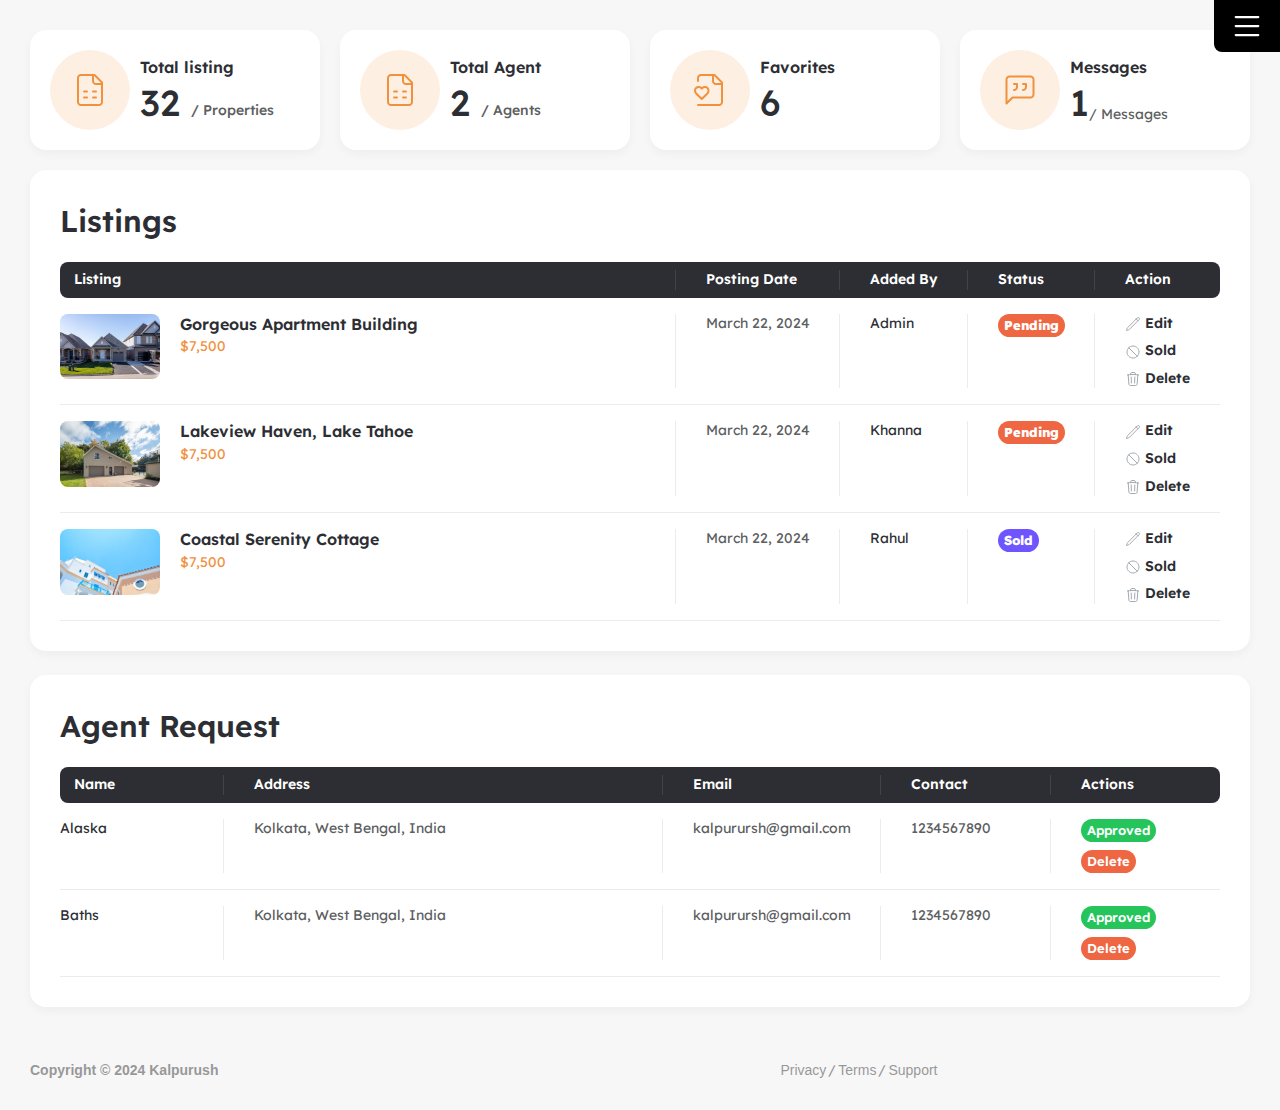
<file: index.html>
<!DOCTYPE html>
<html xmlns="http://www.w3.org/1999/xhtml" xml:lang="en-US" lang="en-US">

<head>
    <meta charset="utf-8" />
    <title></title>

    <meta name="description"
        content="Propty is a website specializing in buying and renting properties, connecting buyers and tenants with trusted property owners. With an easy-to-use interface and detailed information, Propty offers a fast and convenient property search experience.">

    <meta name="keywords"
        content=" RealEstate, RealEstate, Buy, Rent, Homes, Apartment, Listings, Sale, Rental, Housing">

    <meta name="author" content="kalpurursh.org" />

    <!-- Mobile Specific Metas -->
    <meta name="viewport" content="width=device-width, initial-scale=1, maximum-scale=1" />

    <!-- Theme Style -->

    <link rel="stylesheet" type="text/css" href="css/bootstrap.css" />
    <link rel="stylesheet" type="text/css" href="css/animate.min.css" />
    <link rel="stylesheet" type="text/css" href="css/jqueryui.min.css" />
    <link rel="stylesheet" type="text/css" href="css/styles.css" />

    <!-- Icon -->
    <link rel="stylesheet" type="text/css" href="icons/icomoon/style.css" />

    <!-- Favicon and Touch Icons  -->
    <link rel="shortcut icon" href="icons/favicon.png" />
    <link rel="apple-touch-icon-precomposed" href="icons/favicon.png" />
</head>

<body class="bg-dashboard">
    <!-- .wrapper -->
    <div id="wrapper" class="bg-4 ">

        <!-- .preload -->
        <div id="loading">
            <div id="loading-center">
                <div class="loader-container">
                    <div class="wrap-loader">
                        <div class="loader">
                        </div>
                        <div class="icon">
                            <img src="images/logo/loading.png" alt="">
                        </div>
                    </div>
                </div>
            </div>
        </div><!-- /.preload -->


        <!-- .header -->
        <div class="header-right ul-header-actions">
            <div class="button-show-hide show-mb">
                <span class="body-1"><svg xmlns="http://www.w3.org/2000/svg" width="36" height="36" fill="currentColor"
                        class="bi bi-list" viewBox="0 0 16 16">
                        <path fill-rule="evenodd"
                            d="M2.5 12a.5.5 0 0 1 .5-.5h10a.5.5 0 0 1 0 1H3a.5.5 0 0 1-.5-.5m0-4a.5.5 0 0 1 .5-.5h10a.5.5 0 0 1 0 1H3a.5.5 0 0 1-.5-.5m0-4a.5.5 0 0 1 .5-.5h10a.5.5 0 0 1 0 1H3a.5.5 0 0 1-.5-.5" />
                    </svg></span>
            </div>
        </div>

        <div class="page-layout">

            <!-- sidebar dashboard -->
            <div class="wrap-sidebar">
                <div class="sidebar-menu-dashboard">
                    <div class="menu-box">
                        <ul class="box-menu-dashboard">
                            <li class="nav-menu-item active">
                                <a class="nav-menu-link" href="index.html">
                                    <svg width="20" height="20" viewBox="0 0 20 20" fill="none"
                                        xmlns="http://www.w3.org/2000/svg">
                                        <path
                                            d="M7.5 2.5H3.33333C2.8731 2.5 2.5 2.8731 2.5 3.33333V9.16667C2.5 9.6269 2.8731 10 3.33333 10H7.5C7.96024 10 8.33333 9.6269 8.33333 9.16667V3.33333C8.33333 2.8731 7.96024 2.5 7.5 2.5Z"
                                            stroke="#A8ABAE" stroke-width="1.4" stroke-linecap="round"
                                            stroke-linejoin="round" />
                                        <path
                                            d="M16.668 2.5H12.5013C12.0411 2.5 11.668 2.8731 11.668 3.33333V5.83333C11.668 6.29357 12.0411 6.66667 12.5013 6.66667H16.668C17.1282 6.66667 17.5013 6.29357 17.5013 5.83333V3.33333C17.5013 2.8731 17.1282 2.5 16.668 2.5Z"
                                            stroke="#A8ABAE" stroke-width="1.4" stroke-linecap="round"
                                            stroke-linejoin="round" />
                                        <path
                                            d="M16.668 10H12.5013C12.0411 10 11.668 10.3731 11.668 10.8333V16.6667C11.668 17.1269 12.0411 17.5 12.5013 17.5H16.668C17.1282 17.5 17.5013 17.1269 17.5013 16.6667V10.8333C17.5013 10.3731 17.1282 10 16.668 10Z"
                                            stroke="#A8ABAE" stroke-width="1.4" stroke-linecap="round"
                                            stroke-linejoin="round" />
                                        <path
                                            d="M7.5 13.3334H3.33333C2.8731 13.3334 2.5 13.7065 2.5 14.1667V16.6667C2.5 17.1269 2.8731 17.5 3.33333 17.5H7.5C7.96024 17.5 8.33333 17.1269 8.33333 16.6667V14.1667C8.33333 13.7065 7.96024 13.3334 7.5 13.3334Z"
                                            stroke="#A8ABAE" stroke-width="1.4" stroke-linecap="round"
                                            stroke-linejoin="round" />
                                    </svg>
                                    Dashboards
                                </a>
                            </li>
                            <li class="nav-menu-item">
                                <a class="nav-menu-link" href="agent-requests.html">
                                    <svg width="20" height="20" viewBox="0 0 20 20" fill="none"
                                        xmlns="http://www.w3.org/2000/svg">
                                        <path
                                            d="M12.082 18.3333H14.9987C15.4407 18.3333 15.8646 18.1577 16.1772 17.8451C16.4898 17.5326 16.6654 17.1087 16.6654 16.6666V5.83329L12.4987 1.66663H4.9987C4.55667 1.66663 4.13275 1.84222 3.82019 2.15478C3.50763 2.46734 3.33203 2.89127 3.33203 3.33329V6.66663"
                                            stroke="#A8ABAE" stroke-width="1.4" stroke-linecap="round"
                                            stroke-linejoin="round" />
                                        <path
                                            d="M11.668 1.66663V4.99996C11.668 5.44199 11.8436 5.86591 12.1561 6.17847C12.4687 6.49103 12.8926 6.66663 13.3346 6.66663H16.668"
                                            stroke="#A8ABAE" stroke-width="1.4" stroke-linecap="round"
                                            stroke-linejoin="round" />
                                        <path
                                            d="M2.49828 10.9167C2.24146 11.0649 2.02884 11.279 1.88235 11.5368C1.73587 11.7946 1.66082 12.0868 1.66494 12.3833V15.0833C1.65529 15.3802 1.72514 15.6742 1.86726 15.935C2.00937 16.1958 2.2186 16.4139 2.47328 16.5667L4.99828 18.0833C5.25385 18.2356 5.5455 18.3166 5.84297 18.3181C6.14044 18.3195 6.43288 18.2414 6.68994 18.0917L9.16494 16.5833C9.42176 16.4351 9.63438 16.221 9.78087 15.9632C9.92735 15.7054 10.0024 15.4132 9.99828 15.1167V12.4167C10.0079 12.1198 9.93808 11.8258 9.79596 11.565C9.65385 11.3042 9.44462 11.0861 9.18994 10.9333L6.66494 9.41666C6.40937 9.26442 6.11771 9.18337 5.82025 9.1819C5.52278 9.18044 5.23033 9.25862 4.97328 9.40832L2.49828 10.9167Z"
                                            stroke="#A8ABAE" stroke-width="1.4" stroke-linecap="round"
                                            stroke-linejoin="round" />
                                        <path d="M5.83203 14.1666V18.3333" stroke="#A8ABAE" stroke-width="1.4"
                                            stroke-linecap="round" stroke-linejoin="round" />
                                        <path d="M9.7513 11.8334L5.83464 14.1667L1.91797 11.8334" stroke="#A8ABAE"
                                            stroke-width="1.4" stroke-linecap="round" stroke-linejoin="round" />
                                    </svg>
                                    Agent Requests
                                </a>
                            </li>
                            <li class="nav-menu-item">
                                <a class="nav-menu-link" href="total-agent.html">
                                    <svg width="20" height="20" viewBox="0 0 20 20" fill="none"
                                        xmlns="http://www.w3.org/2000/svg">
                                        <path
                                            d="M2.5 7.5H17.5V15.8333C17.5 16.2754 17.3244 16.6993 17.0118 17.0118C16.6993 17.3244 16.2754 17.5 15.8333 17.5H4.16667C3.72464 17.5 3.30072 17.3244 2.98816 17.0118C2.67559 16.6993 2.5 16.2754 2.5 15.8333V7.5Z"
                                            stroke="#A8ABAE" stroke-width="1.4" stroke-linecap="round"
                                            stroke-linejoin="round" />
                                        <path
                                            d="M2.5 7.50004L4.54167 3.41671C4.6808 3.14059 4.89401 2.90861 5.15744 2.74673C5.42087 2.58484 5.72414 2.49943 6.03333 2.50004H13.9667C14.2773 2.49788 14.5823 2.58256 14.8473 2.74453C15.1124 2.9065 15.3269 3.13931 15.4667 3.41671L17.5 7.50004"
                                            stroke="#A8ABAE" stroke-width="1.4" stroke-linecap="round"
                                            stroke-linejoin="round" />
                                        <path d="M10 2.5V7.5" stroke="#A8ABAE" stroke-width="1.4" stroke-linecap="round"
                                            stroke-linejoin="round" />
                                    </svg>
                                    Total Agent
                                </a>
                            </li>
                            <li class="nav-menu-item">
                                <a class="nav-menu-link" href="listing-requests.html">
                                    <svg width="20" height="20" viewBox="0 0 20 20" fill="none"
                                        xmlns="http://www.w3.org/2000/svg">
                                        <path
                                            d="M3.33203 18.3333H14.9987C15.4407 18.3333 15.8646 18.1577 16.1772 17.8451C16.4898 17.5326 16.6654 17.1087 16.6654 16.6666V5.83329L12.4987 1.66663H4.9987C4.55667 1.66663 4.13275 1.84222 3.82019 2.15478C3.50763 2.46734 3.33203 2.89127 3.33203 3.33329V4.99996"
                                            stroke="#A8ABAE" stroke-width="1.4" stroke-linecap="round"
                                            stroke-linejoin="round" />
                                        <path
                                            d="M11.668 1.66663V4.99996C11.668 5.44199 11.8436 5.86591 12.1561 6.17847C12.4687 6.49103 12.8926 6.66663 13.3346 6.66663H16.668"
                                            stroke="#A8ABAE" stroke-width="1.4" stroke-linecap="round"
                                            stroke-linejoin="round" />
                                        <path
                                            d="M8.574 8.91662C8.28934 8.63239 7.92648 8.43938 7.53169 8.3622C7.1369 8.28503 6.72807 8.32718 6.35733 8.48329C6.11566 8.58329 5.89066 8.73329 5.70733 8.92496L5.41566 9.20829L5.124 8.92496C4.84097 8.641 4.48002 8.44744 4.08689 8.36882C3.69376 8.29019 3.28613 8.33003 2.91566 8.48329C2.66566 8.58329 2.449 8.73329 2.25733 8.92496C1.46566 9.70829 1.424 11.0333 2.424 12.0416L5.41566 15L8.41566 12.0416C9.41566 11.0333 9.36566 9.70829 8.574 8.92496V8.91662Z"
                                            stroke="#A8ABAE" stroke-width="1.4" stroke-linecap="round"
                                            stroke-linejoin="round" />
                                    </svg>
                                    Listing Requests
                                </a>
                            </li>
                            <li class="nav-menu-item">
                                <a class="nav-menu-link" href="">
                                    <svg width="20" height="20" viewBox="0 0 20 20" fill="none"
                                        xmlns="http://www.w3.org/2000/svg">
                                        <path
                                            d="M8.91797 16.6666H3.33464C2.89261 16.6666 2.46868 16.491 2.15612 16.1785C1.84356 15.8659 1.66797 15.442 1.66797 15V4.16662C1.66797 3.7246 1.84356 3.30067 2.15612 2.98811C2.46868 2.67555 2.89261 2.49996 3.33464 2.49996H6.58464C6.86337 2.49723 7.13835 2.56445 7.38438 2.69547C7.63042 2.8265 7.83967 3.01715 7.99297 3.24996L8.66797 4.24996C8.81973 4.4804 9.02632 4.66956 9.26922 4.80046C9.51212 4.93136 9.78371 4.99991 10.0596 4.99996H16.668C17.11 4.99996 17.5339 5.17555 17.8465 5.48811C18.159 5.80067 18.3346 6.2246 18.3346 6.66662V10.0833"
                                            stroke="#A8ABAE" stroke-width="1.4" stroke-linecap="round"
                                            stroke-linejoin="round" />
                                        <path d="M17.5013 17.5L15.918 15.9166" stroke="#A8ABAE" stroke-width="1.4"
                                            stroke-linecap="round" stroke-linejoin="round" />
                                        <path
                                            d="M14.168 16.6666C15.5487 16.6666 16.668 15.5473 16.668 14.1666C16.668 12.7859 15.5487 11.6666 14.168 11.6666C12.7873 11.6666 11.668 12.7859 11.668 14.1666C11.668 15.5473 12.7873 16.6666 14.168 16.6666Z"
                                            stroke="#A8ABAE" stroke-width="1.4" stroke-linecap="round"
                                            stroke-linejoin="round" />
                                    </svg>
                                    Total Listing
                                </a>
                            </li>
                            <li class="nav-menu-item">
                                <a class="nav-menu-link" href="messages.html">
                                    <svg width="20" height="20" viewBox="0 0 20 20" fill="none"
                                        xmlns="http://www.w3.org/2000/svg">
                                        <path
                                            d="M17.5 12.5C17.5 12.942 17.3244 13.366 17.0118 13.6785C16.6993 13.9911 16.2754 14.1667 15.8333 14.1667H5.83333L2.5 17.5V4.16667C2.5 3.72464 2.67559 3.30072 2.98816 2.98816C3.30072 2.67559 3.72464 2.5 4.16667 2.5H15.8333C16.2754 2.5 16.6993 2.67559 17.0118 2.98816C17.3244 3.30072 17.5 3.72464 17.5 4.16667V12.5Z"
                                            stroke="#A8ABAE" stroke-width="1.4" stroke-linecap="round"
                                            stroke-linejoin="round" />
                                        <path
                                            d="M6.66797 9.99996C7.11 9.99996 7.53392 9.82436 7.84648 9.5118C8.15904 9.19924 8.33464 8.77532 8.33464 8.33329V6.66663H6.66797"
                                            stroke="#A8ABAE" stroke-width="1.4" stroke-linecap="round"
                                            stroke-linejoin="round" />
                                        <path
                                            d="M11.668 9.99996C12.11 9.99996 12.5339 9.82436 12.8465 9.5118C13.159 9.19924 13.3346 8.77532 13.3346 8.33329V6.66663H11.668"
                                            stroke="#A8ABAE" stroke-width="1.4" stroke-linecap="round"
                                            stroke-linejoin="round" />
                                    </svg>
                                    Messages
                                </a>
                            </li>
                            <li class="nav-menu-item">
                                <a class="nav-menu-link" href="">
                                    <svg width="20" height="20" viewBox="0 0 20 20" fill="none"
                                        xmlns="http://www.w3.org/2000/svg">
                                        <path
                                            d="M15 15C16.3807 15 17.5 13.8807 17.5 12.5C17.5 11.1193 16.3807 10 15 10C13.6193 10 12.5 11.1193 12.5 12.5C12.5 13.8807 13.6193 15 15 15Z"
                                            stroke="#A8ABAE" stroke-width="1.4" stroke-linecap="round"
                                            stroke-linejoin="round" />
                                        <path
                                            d="M7.5013 9.16667C9.34225 9.16667 10.8346 7.67428 10.8346 5.83333C10.8346 3.99238 9.34225 2.5 7.5013 2.5C5.66035 2.5 4.16797 3.99238 4.16797 5.83333C4.16797 7.67428 5.66035 9.16667 7.5013 9.16667Z"
                                            stroke="#A8ABAE" stroke-width="1.4" stroke-linecap="round"
                                            stroke-linejoin="round" />
                                        <path
                                            d="M8.33464 12.5H5.0013C4.11725 12.5 3.2694 12.8512 2.64428 13.4763C2.01916 14.1014 1.66797 14.9493 1.66797 15.8333V17.5"
                                            stroke="#A8ABAE" stroke-width="1.4" stroke-linecap="round"
                                            stroke-linejoin="round" />
                                        <path d="M18.082 13.6666L17.332 13.4166" stroke="#A8ABAE" stroke-width="1.4"
                                            stroke-linecap="round" stroke-linejoin="round" />
                                        <path d="M12.668 11.5834L11.918 11.3334" stroke="#A8ABAE" stroke-width="1.4"
                                            stroke-linecap="round" stroke-linejoin="round" />
                                        <path d="M13.832 15.5834L14.082 14.8334" stroke="#A8ABAE" stroke-width="1.4"
                                            stroke-linecap="round" stroke-linejoin="round" />
                                        <path d="M15.918 10.1666L16.168 9.41663" stroke="#A8ABAE" stroke-width="1.4"
                                            stroke-linecap="round" stroke-linejoin="round" />
                                        <path d="M16.3333 15.5833L16 14.75" stroke="#A8ABAE" stroke-width="1.4"
                                            stroke-linecap="round" stroke-linejoin="round" />
                                        <path d="M14.0013 10.25L13.668 9.41663" stroke="#A8ABAE" stroke-width="1.4"
                                            stroke-linecap="round" stroke-linejoin="round" />
                                        <path d="M11.918 13.8333L12.7513 13.5" stroke="#A8ABAE" stroke-width="1.4"
                                            stroke-linecap="round" stroke-linejoin="round" />
                                        <path d="M17.25 11.5L18.0833 11.1666" stroke="#A8ABAE" stroke-width="1.4"
                                            stroke-linecap="round" stroke-linejoin="round" />
                                    </svg>
                                    Profile
                                </a>
                            </li>
                            <li class="nav-menu-item">
                                <a class="nav-menu-link" href="">
                                    <svg width="20" height="20" viewBox="0 0 20 20" fill="none"
                                        xmlns="http://www.w3.org/2000/svg">
                                        <path
                                            d="M14.9987 4.16663L12.987 2.15496C12.6745 1.84238 12.2507 1.66672 11.8087 1.66663H4.9987C4.55667 1.66663 4.13275 1.84222 3.82019 2.15478C3.50763 2.46734 3.33203 2.89127 3.33203 3.33329V16.6666C3.33203 17.1087 3.50763 17.5326 3.82019 17.8451C4.13275 18.1577 4.55667 18.3333 4.9987 18.3333H14.9987C15.4407 18.3333 15.8646 18.1577 16.1772 17.8451C16.4898 17.5326 16.6654 17.1087 16.6654 16.6666"
                                            stroke="#A8ABAE" stroke-width="1.4" stroke-linecap="round"
                                            stroke-linejoin="round" />
                                        <path
                                            d="M17.8168 10.5217C18.1487 10.1897 18.3352 9.73947 18.3352 9.27C18.3352 8.80054 18.1487 8.3503 17.8168 8.01834C17.4848 7.68637 17.0346 7.49988 16.5651 7.49988C16.0956 7.49988 15.6454 7.68637 15.3134 8.01834L11.9718 11.3617C11.7736 11.5597 11.6286 11.8044 11.5501 12.0733L10.8526 14.465C10.8317 14.5367 10.8304 14.6127 10.849 14.6851C10.8675 14.7574 10.9052 14.8235 10.958 14.8763C11.0108 14.9291 11.0768 14.9668 11.1492 14.9853C11.2216 15.0038 11.2976 15.0026 11.3693 14.9817L13.7609 14.2842C14.0298 14.2057 14.2746 14.0606 14.4726 13.8625L17.8168 10.5217Z"
                                            stroke="#A8ABAE" stroke-width="1.4" stroke-linecap="round"
                                            stroke-linejoin="round" />
                                        <path d="M6.66797 15H7.5013" stroke="#A8ABAE" stroke-width="1.4"
                                            stroke-linecap="round" stroke-linejoin="round" />
                                    </svg>
                                    Add property
                                </a>
                            </li>
                            <li class="nav-menu-item">
                                <a class="nav-menu-link" href="">
                                    <svg width="20" height="20" viewBox="0 0 20 20" fill="none"
                                        xmlns="http://www.w3.org/2000/svg">
                                        <path
                                            d="M7.5 17.5H4.16667C3.72464 17.5 3.30072 17.3244 2.98816 17.0118C2.67559 16.6993 2.5 16.2754 2.5 15.8333V4.16667C2.5 3.72464 2.67559 3.30072 2.98816 2.98816C3.30072 2.67559 3.72464 2.5 4.16667 2.5H7.5"
                                            stroke="#A8ABAE" stroke-width="1.4" stroke-linecap="round"
                                            stroke-linejoin="round" />
                                        <path d="M13.332 14.1667L17.4987 10L13.332 5.83337" stroke="#A8ABAE"
                                            stroke-width="1.4" stroke-linecap="round" stroke-linejoin="round" />
                                        <path d="M17.5 10H7.5" stroke="#A8ABAE" stroke-width="1.4"
                                            stroke-linecap="round" stroke-linejoin="round" />
                                    </svg>
                                    Logout
                                </a>
                            </li>
                        </ul>
                    </div>

                </div>
            </div>
            <!-- /.end sidebar dashboard -->

            <!-- .main-content -->
            <div class="main-content w-100">
                <div class="main-content-inner  ">

                    <div class="flat-counter-v2 tf-counter">
                        <div class="counter-box">
                            <div class="box-icon">
                                <span class="icon ">
                                    <svg width="36" height="36" viewBox="0 0 36 36" fill="none"
                                        xmlns="http://www.w3.org/2000/svg">
                                        <path
                                            d="M22.5 3H9C8.20435 3 7.44129 3.31607 6.87868 3.87868C6.31607 4.44129 6 5.20435 6 6V30C6 30.7956 6.31607 31.5587 6.87868 32.1213C7.44129 32.6839 8.20435 33 9 33H27C27.7956 33 28.5587 32.6839 29.1213 32.1213C29.6839 31.5587 30 30.7956 30 30V10.5L22.5 3Z"
                                            stroke="#F1913D" stroke-width="2" stroke-linecap="round"
                                            stroke-linejoin="round" />
                                        <path
                                            d="M21 3V9C21 9.79565 21.3161 10.5587 21.8787 11.1213C22.4413 11.6839 23.2044 12 24 12H30"
                                            stroke="#F1913D" stroke-width="2" stroke-linecap="round"
                                            stroke-linejoin="round" />
                                        <path d="M12 19.5H15" stroke="#F1913D" stroke-width="2" stroke-linecap="round"
                                            stroke-linejoin="round" />
                                        <path d="M21 19.5H24" stroke="#F1913D" stroke-width="2" stroke-linecap="round"
                                            stroke-linejoin="round" />
                                        <path d="M12 25.5H15" stroke="#F1913D" stroke-width="2" stroke-linecap="round"
                                            stroke-linejoin="round" />
                                        <path d="M21 25.5H24" stroke="#F1913D" stroke-width="2" stroke-linecap="round"
                                            stroke-linejoin="round" />
                                    </svg>

                                </span>
                            </div>
                            <div class="content-box">
                                <div class="title-count text-variant-1">Total listing</div>
                                <div class="box-count d-flex align-items-end">
                                    <div class="number">32</div>
                                    <span class="text">/ Properties</span>
                                </div>

                            </div>
                        </div>
                        <div class="counter-box">
                            <div class="box-icon">
                                <span class="icon "><svg width="36" height="36" viewBox="0 0 36 36" fill="none"
                                        xmlns="http://www.w3.org/2000/svg">
                                        <path
                                            d="M22.5 3H9C8.20435 3 7.44129 3.31607 6.87868 3.87868C6.31607 4.44129 6 5.20435 6 6V30C6 30.7956 6.31607 31.5587 6.87868 32.1213C7.44129 32.6839 8.20435 33 9 33H27C27.7956 33 28.5587 32.6839 29.1213 32.1213C29.6839 31.5587 30 30.7956 30 30V10.5L22.5 3Z"
                                            stroke="#F1913D" stroke-width="2" stroke-linecap="round"
                                            stroke-linejoin="round" />
                                        <path
                                            d="M21 3V9C21 9.79565 21.3161 10.5587 21.8787 11.1213C22.4413 11.6839 23.2044 12 24 12H30"
                                            stroke="#F1913D" stroke-width="2" stroke-linecap="round"
                                            stroke-linejoin="round" />
                                        <path d="M12 19.5H15" stroke="#F1913D" stroke-width="2" stroke-linecap="round"
                                            stroke-linejoin="round" />
                                        <path d="M21 19.5H24" stroke="#F1913D" stroke-width="2" stroke-linecap="round"
                                            stroke-linejoin="round" />
                                        <path d="M12 25.5H15" stroke="#F1913D" stroke-width="2" stroke-linecap="round"
                                            stroke-linejoin="round" />
                                        <path d="M21 25.5H24" stroke="#F1913D" stroke-width="2" stroke-linecap="round"
                                            stroke-linejoin="round" />
                                    </svg></span>
                            </div>
                            <div class="content-box">
                                <div class="title-count text-variant-1">Total Agent</div>
                                <div class="box-count d-flex align-items-end">
                                    <div class="number">2</div>
                                    <span class="text">/ Agents</span>
                                </div>
                            </div>
                        </div>
                        <div class="counter-box">
                            <div class="box-icon">
                                <span class="icon ">
                                    <svg width="36" height="36" viewBox="0 0 36 36" fill="none"
                                        xmlns="http://www.w3.org/2000/svg">
                                        <path
                                            d="M6 33H27C27.7956 33 28.5587 32.6839 29.1213 32.1213C29.6839 31.5587 30 30.7956 30 30V10.5L22.5 3H9C8.20435 3 7.44129 3.31607 6.87868 3.87868C6.31607 4.44129 6 5.20435 6 6V9"
                                            stroke="#F1913D" stroke-width="2" stroke-linecap="round"
                                            stroke-linejoin="round" />
                                        <path
                                            d="M21 3V9C21 9.79565 21.3161 10.5587 21.8787 11.1213C22.4413 11.6839 23.2044 12 24 12H30"
                                            stroke="#F1913D" stroke-width="2" stroke-linecap="round"
                                            stroke-linejoin="round" />
                                        <path
                                            d="M15.4348 16.05C14.9224 15.5384 14.2692 15.191 13.5586 15.0521C12.848 14.9132 12.1121 14.989 11.4448 15.27C11.0098 15.45 10.6048 15.72 10.2748 16.065L9.74976 16.575L9.22476 16.065C8.71531 15.5539 8.0656 15.2055 7.35797 15.064C6.65033 14.9225 5.9166 14.9942 5.24976 15.27C4.79976 15.45 4.40976 15.72 4.06476 16.065C2.63976 17.475 2.56476 19.86 4.36476 21.675L9.74976 27L15.1498 21.675C16.9498 19.86 16.8598 17.475 15.4348 16.065V16.05Z"
                                            stroke="#F1913D" stroke-width="2" stroke-linecap="round"
                                            stroke-linejoin="round" />
                                    </svg>

                                </span>
                            </div>
                            <div class="content-box">
                                <div class="title-count text-variant-1">Favorites</div>
                                <div class="d-flex align-items-end">
                                    <div class="number">6</div>
                                </div>

                            </div>
                        </div>
                        <div class="counter-box">
                            <div class="box-icon">
                                <span class="icon">
                                    <svg width="36" height="36" viewBox="0 0 36 36" fill="none"
                                        xmlns="http://www.w3.org/2000/svg">
                                        <path
                                            d="M31.5 22.5C31.5 23.2956 31.1839 24.0587 30.6213 24.6213C30.0587 25.1839 29.2956 25.5 28.5 25.5H10.5L4.5 31.5V7.5C4.5 6.70435 4.81607 5.94129 5.37868 5.37868C5.94129 4.81607 6.70435 4.5 7.5 4.5H28.5C29.2956 4.5 30.0587 4.81607 30.6213 5.37868C31.1839 5.94129 31.5 6.70435 31.5 7.5V22.5Z"
                                            stroke="#F1913D" stroke-width="2" stroke-linecap="round"
                                            stroke-linejoin="round" />
                                        <path
                                            d="M12 18C12.7956 18 13.5587 17.6839 14.1213 17.1213C14.6839 16.5587 15 15.7956 15 15V12H12"
                                            stroke="#F1913D" stroke-width="2" stroke-linecap="round"
                                            stroke-linejoin="round" />
                                        <path
                                            d="M21 18C21.7956 18 22.5587 17.6839 23.1213 17.1213C23.6839 16.5587 24 15.7956 24 15V12H21"
                                            stroke="#F1913D" stroke-width="2" stroke-linecap="round"
                                            stroke-linejoin="round" />
                                    </svg>

                                </span>
                            </div>
                            <div class="content-box">
                                <div class="title-count text-variant-1">Messages</div>
                                <div class="d-flex align-items-end">
                                    <div class="number">1 </div>
                                    <span class="text"> / Messages</span>
                                </div>
                            </div>
                        </div>
                    </div>
                    <div class="row">
                        <div class="col-xl-12">
                            <div class="widget-box-2 wd-listing mb-24 ">
                                <h3 class="title">Listings</h3>
                                <div class="wrap-table">
                                    <div class="table-responsive">
                                        <table>
                                            <thead>
                                                <tr>
                                                    <th>Listing</th>
                                                    <th>Posting Date</th>
                                                    <th>Added By</th>
                                                    <th>Status</th>
                                                    <th>Action</th>
                                                </tr>
                                            </thead>
                                            <tbody>
                                                <tr class="file-delete">
                                                    <td>
                                                        <div class="listing-box">
                                                            <div class="images">
                                                                <img src="images/home/house-db-1.jpg" alt="images">
                                                            </div>
                                                            <div class="content">
                                                                <div class="title"><a href="property-detail.html"
                                                                        class="link">Gorgeous Apartment Building</a>
                                                                </div>
                                                                <div class="text-btn text-color-primary">$7,500</div>
                                                            </div>
                                                        </div>
                                                    </td>
                                                    <td>
                                                        March 22, 2024
                                                    </td>
                                                    <td>
                                                        <a href="#"> Admin</a>
                                                    </td>
                                                    <td>
                                                        <div class="status-wrap">
                                                            <a href="#" class="btn-status pending"> Pending</a>
                                                        </div>
                                                    </td>
                                                    <td>
                                                        <ul class="list-action">
                                                            <li><a class="item">
                                                                    <svg width="16" height="16" viewBox="0 0 16 16"
                                                                        fill="none" xmlns="http://www.w3.org/2000/svg">
                                                                        <path
                                                                            d="M11.2413 2.9915L12.366 1.86616C12.6005 1.63171 12.9184 1.5 13.25 1.5C13.5816 1.5 13.8995 1.63171 14.134 1.86616C14.3685 2.10062 14.5002 2.4186 14.5002 2.75016C14.5002 3.08173 14.3685 3.39971 14.134 3.63416L4.55467 13.2135C4.20222 13.5657 3.76758 13.8246 3.29 13.9668L1.5 14.5002L2.03333 12.7102C2.17552 12.2326 2.43442 11.7979 2.78667 11.4455L11.242 2.9915H11.2413ZM11.2413 2.9915L13 4.75016"
                                                                            stroke="#A3ABB0" stroke-linecap="round"
                                                                            stroke-linejoin="round" />
                                                                    </svg>
                                                                    Edit</a>
                                                            </li>
                                                            <li><a class="item">
                                                                    <svg width="16" height="16" viewBox="0 0 16 16"
                                                                        fill="none" xmlns="http://www.w3.org/2000/svg">
                                                                        <path
                                                                            d="M12.2427 12.2427C13.3679 11.1175 14.0001 9.59135 14.0001 8.00004C14.0001 6.40873 13.3679 4.8826 12.2427 3.75737C11.1175 2.63214 9.59135 2 8.00004 2C6.40873 2 4.8826 2.63214 3.75737 3.75737M12.2427 12.2427C11.1175 13.3679 9.59135 14.0001 8.00004 14.0001C6.40873 14.0001 4.8826 13.3679 3.75737 12.2427C2.63214 11.1175 2 9.59135 2 8.00004C2 6.40873 2.63214 4.8826 3.75737 3.75737M12.2427 12.2427L3.75737 3.75737"
                                                                            stroke="#A3ABB0" stroke-linecap="round"
                                                                            stroke-linejoin="round" />
                                                                    </svg>

                                                                    Sold</a>
                                                            </li>
                                                            <li><a class="remove-file item">
                                                                    <svg width="16" height="16" viewBox="0 0 16 16"
                                                                        fill="none" xmlns="http://www.w3.org/2000/svg">
                                                                        <path
                                                                            d="M9.82667 6.00035L9.596 12.0003M6.404 12.0003L6.17333 6.00035M12.8187 3.86035C13.0467 3.89501 13.2733 3.93168 13.5 3.97101M12.8187 3.86035L12.1067 13.1157C12.0776 13.4925 11.9074 13.8445 11.63 14.1012C11.3527 14.3579 10.9886 14.5005 10.6107 14.5003H5.38933C5.0114 14.5005 4.64735 14.3579 4.36999 14.1012C4.09262 13.8445 3.92239 13.4925 3.89333 13.1157L3.18133 3.86035M12.8187 3.86035C12.0492 3.74403 11.2758 3.65574 10.5 3.59568M3.18133 3.86035C2.95333 3.89435 2.72667 3.93101 2.5 3.97035M3.18133 3.86035C3.95076 3.74403 4.72416 3.65575 5.5 3.59568M10.5 3.59568V2.98501C10.5 2.19835 9.89333 1.54235 9.10667 1.51768C8.36908 1.49411 7.63092 1.49411 6.89333 1.51768C6.10667 1.54235 5.5 2.19901 5.5 2.98501V3.59568M10.5 3.59568C8.83581 3.46707 7.16419 3.46707 5.5 3.59568"
                                                                            stroke="#A3ABB0" stroke-linecap="round"
                                                                            stroke-linejoin="round" />
                                                                    </svg>
                                                                    Delete</a>
                                                            </li>
                                                        </ul>
                                                    </td>
                                                </tr>
                                                <!-- col 3 -->
                                                <tr class="file-delete">
                                                    <td>
                                                        <div class="listing-box">
                                                            <div class="images">
                                                                <img src="images/home/house-db-3.jpg" alt="images">
                                                            </div>
                                                            <div class="content">
                                                                <div class="title"><a href="property-detail.html"
                                                                        class="link">Lakeview Haven, Lake Tahoe</a>
                                                                </div>
                                                                <div class="text-btn text-color-primary">$7,500</div>
                                                            </div>
                                                        </div>
                                                    </td>
                                                    <td>
                                                        March 22, 2024
                                                    </td>
                                                    <td>
                                                        <div class="status-wrap">
                                                            <a href="#">Khanna</a>
                                                        </div>
                                                    </td>
                                                    <td>
                                                        <div class="status-wrap">
                                                            <a href="#" class="btn-status pending"> Pending</a>
                                                        </div>
                                                    </td>
                                                    <td>
                                                        <ul class="list-action">
                                                            <li><a class="item">
                                                                    <svg width="16" height="16" viewBox="0 0 16 16"
                                                                        fill="none" xmlns="http://www.w3.org/2000/svg">
                                                                        <path
                                                                            d="M11.2413 2.9915L12.366 1.86616C12.6005 1.63171 12.9184 1.5 13.25 1.5C13.5816 1.5 13.8995 1.63171 14.134 1.86616C14.3685 2.10062 14.5002 2.4186 14.5002 2.75016C14.5002 3.08173 14.3685 3.39971 14.134 3.63416L4.55467 13.2135C4.20222 13.5657 3.76758 13.8246 3.29 13.9668L1.5 14.5002L2.03333 12.7102C2.17552 12.2326 2.43442 11.7979 2.78667 11.4455L11.242 2.9915H11.2413ZM11.2413 2.9915L13 4.75016"
                                                                            stroke="#A3ABB0" stroke-linecap="round"
                                                                            stroke-linejoin="round" />
                                                                    </svg>
                                                                    Edit</a>
                                                            </li>
                                                            <li><a class="item">
                                                                    <svg width="16" height="16" viewBox="0 0 16 16"
                                                                        fill="none" xmlns="http://www.w3.org/2000/svg">
                                                                        <path
                                                                            d="M12.2427 12.2427C13.3679 11.1175 14.0001 9.59135 14.0001 8.00004C14.0001 6.40873 13.3679 4.8826 12.2427 3.75737C11.1175 2.63214 9.59135 2 8.00004 2C6.40873 2 4.8826 2.63214 3.75737 3.75737M12.2427 12.2427C11.1175 13.3679 9.59135 14.0001 8.00004 14.0001C6.40873 14.0001 4.8826 13.3679 3.75737 12.2427C2.63214 11.1175 2 9.59135 2 8.00004C2 6.40873 2.63214 4.8826 3.75737 3.75737M12.2427 12.2427L3.75737 3.75737"
                                                                            stroke="#A3ABB0" stroke-linecap="round"
                                                                            stroke-linejoin="round" />
                                                                    </svg>

                                                                    Sold</a>
                                                            </li>
                                                            <li><a class="remove-file item">
                                                                    <svg width="16" height="16" viewBox="0 0 16 16"
                                                                        fill="none" xmlns="http://www.w3.org/2000/svg">
                                                                        <path
                                                                            d="M9.82667 6.00035L9.596 12.0003M6.404 12.0003L6.17333 6.00035M12.8187 3.86035C13.0467 3.89501 13.2733 3.93168 13.5 3.97101M12.8187 3.86035L12.1067 13.1157C12.0776 13.4925 11.9074 13.8445 11.63 14.1012C11.3527 14.3579 10.9886 14.5005 10.6107 14.5003H5.38933C5.0114 14.5005 4.64735 14.3579 4.36999 14.1012C4.09262 13.8445 3.92239 13.4925 3.89333 13.1157L3.18133 3.86035M12.8187 3.86035C12.0492 3.74403 11.2758 3.65574 10.5 3.59568M3.18133 3.86035C2.95333 3.89435 2.72667 3.93101 2.5 3.97035M3.18133 3.86035C3.95076 3.74403 4.72416 3.65575 5.5 3.59568M10.5 3.59568V2.98501C10.5 2.19835 9.89333 1.54235 9.10667 1.51768C8.36908 1.49411 7.63092 1.49411 6.89333 1.51768C6.10667 1.54235 5.5 2.19901 5.5 2.98501V3.59568M10.5 3.59568C8.83581 3.46707 7.16419 3.46707 5.5 3.59568"
                                                                            stroke="#A3ABB0" stroke-linecap="round"
                                                                            stroke-linejoin="round" />
                                                                    </svg>
                                                                    Delete</a>
                                                            </li>
                                                        </ul>
                                                    </td>
                                                </tr>
                                                <!-- col 4 -->
                                                <tr class="file-delete">
                                                    <td>
                                                        <div class="listing-box">
                                                            <div class="images">
                                                                <img src="images/home/house-db-4.jpg" alt="images">
                                                            </div>
                                                            <div class="content">
                                                                <div class="title"><a href="property-detail.html"
                                                                        class="link">Coastal Serenity Cottage</a> </div>
                                                                <div class="text-btn text-color-primary">$7,500</div>
                                                            </div>
                                                        </div>
                                                    </td>
                                                    <td>
                                                        March 22, 2024
                                                    </td>
                                                    <td>
                                                        <div class="status-wrap">
                                                            <a href="#">Rahul</a>
                                                        </div>
                                                    </td>
                                                    <td>
                                                        <div class="status-wrap">
                                                            <a href="#" class="btn-status sold">Sold</a>
                                                        </div>
                                                    </td>
                                                    <td>
                                                        <ul class="list-action">
                                                            <li><a class="item">
                                                                    <svg width="16" height="16" viewBox="0 0 16 16"
                                                                        fill="none" xmlns="http://www.w3.org/2000/svg">
                                                                        <path
                                                                            d="M11.2413 2.9915L12.366 1.86616C12.6005 1.63171 12.9184 1.5 13.25 1.5C13.5816 1.5 13.8995 1.63171 14.134 1.86616C14.3685 2.10062 14.5002 2.4186 14.5002 2.75016C14.5002 3.08173 14.3685 3.39971 14.134 3.63416L4.55467 13.2135C4.20222 13.5657 3.76758 13.8246 3.29 13.9668L1.5 14.5002L2.03333 12.7102C2.17552 12.2326 2.43442 11.7979 2.78667 11.4455L11.242 2.9915H11.2413ZM11.2413 2.9915L13 4.75016"
                                                                            stroke="#A3ABB0" stroke-linecap="round"
                                                                            stroke-linejoin="round" />
                                                                    </svg>
                                                                    Edit</a>
                                                            </li>
                                                            <li><a class="item">
                                                                    <svg width="16" height="16" viewBox="0 0 16 16"
                                                                        fill="none" xmlns="http://www.w3.org/2000/svg">
                                                                        <path
                                                                            d="M12.2427 12.2427C13.3679 11.1175 14.0001 9.59135 14.0001 8.00004C14.0001 6.40873 13.3679 4.8826 12.2427 3.75737C11.1175 2.63214 9.59135 2 8.00004 2C6.40873 2 4.8826 2.63214 3.75737 3.75737M12.2427 12.2427C11.1175 13.3679 9.59135 14.0001 8.00004 14.0001C6.40873 14.0001 4.8826 13.3679 3.75737 12.2427C2.63214 11.1175 2 9.59135 2 8.00004C2 6.40873 2.63214 4.8826 3.75737 3.75737M12.2427 12.2427L3.75737 3.75737"
                                                                            stroke="#A3ABB0" stroke-linecap="round"
                                                                            stroke-linejoin="round" />
                                                                    </svg>
                                                                    Sold</a>
                                                            </li>
                                                            <li><a class="remove-file item">
                                                                    <svg width="16" height="16" viewBox="0 0 16 16"
                                                                        fill="none" xmlns="http://www.w3.org/2000/svg">
                                                                        <path
                                                                            d="M9.82667 6.00035L9.596 12.0003M6.404 12.0003L6.17333 6.00035M12.8187 3.86035C13.0467 3.89501 13.2733 3.93168 13.5 3.97101M12.8187 3.86035L12.1067 13.1157C12.0776 13.4925 11.9074 13.8445 11.63 14.1012C11.3527 14.3579 10.9886 14.5005 10.6107 14.5003H5.38933C5.0114 14.5005 4.64735 14.3579 4.36999 14.1012C4.09262 13.8445 3.92239 13.4925 3.89333 13.1157L3.18133 3.86035M12.8187 3.86035C12.0492 3.74403 11.2758 3.65574 10.5 3.59568M3.18133 3.86035C2.95333 3.89435 2.72667 3.93101 2.5 3.97035M3.18133 3.86035C3.95076 3.74403 4.72416 3.65575 5.5 3.59568M10.5 3.59568V2.98501C10.5 2.19835 9.89333 1.54235 9.10667 1.51768C8.36908 1.49411 7.63092 1.49411 6.89333 1.51768C6.10667 1.54235 5.5 2.19901 5.5 2.98501V3.59568M10.5 3.59568C8.83581 3.46707 7.16419 3.46707 5.5 3.59568"
                                                                            stroke="#A3ABB0" stroke-linecap="round"
                                                                            stroke-linejoin="round" />
                                                                    </svg>
                                                                    Delete</a>
                                                            </li>
                                                        </ul>
                                                    </td>
                                                </tr>


                                            </tbody>
                                        </table>
                                    </div>
                                </div>
                            </div>
                        </div>
                        <div class="col-xl-12">
                            <div class="widget-box-2 wd-listing mb-24">
                                <h3 class="title">Agent Request</h3>
                                <div class="tf-new-listing w-100">
                                    <div class="new-listing wrap-table ">
                                        <div class="table-content">
                                            <div class="wrap-listing table-responsive wrap-table">
                                                <table class="table-save-search">
                                                    <thead>
                                                        <tr>
                                                            <th class="fw-6">Name</th>
                                                            <th class="fw-6">Address</th>
                                                            <th class="fw-6">Email</th>
                                                            <th class="fw-6">Contact</th>
                                                            <th class="fw-6">Actions</th>
                                                        </tr>
                                                    </thead>
                                                    <tbody>
                                                        <!-- col 1 -->
                                                        <tr class="file-delete">
                                                            <td>
                                                                <a href="#">Alaska</a>
                                                            </td>
                                                            <td>
                                                                <div>Kolkata, West Bengal, India</div>
                                                            </td>
                                                            <td>
                                                                <div>kalpurursh@gmail.com</div>
                                                            </td>
                                                            <td>
                                                                <div>1234567890</div>
                                                            </td>
                                                            <td>

                                                                <ul class="list-action status-wrap">
                                                                    <li class="">
                                                                        <a class="remove-file item btn-status">
                                                                            Approved</a>
                                                                    </li>
                                                                    <li class=""><a
                                                                            class="remove-file item btn-status pending">Delete</a>
                                                                    </li>
                                                                </ul>

                                                            </td>
                                                        </tr>
                                                        <!-- col 2 -->
                                                        <tr class="file-delete">
                                                            <td>
                                                                <a href="#">Baths</a>
                                                            </td>
                                                            <td>
                                                                <div>Kolkata, West Bengal, India</div>
                                                            </td>
                                                            <td>
                                                                <div>kalpurursh@gmail.com</div>
                                                            </td>
                                                            <td>
                                                                <div>1234567890</div>
                                                            </td>
                                                            <td>

                                                                <ul class="list-action status-wrap">
                                                                    <li class="">
                                                                        <a class="remove-file item btn-status">
                                                                            Approved</a>
                                                                    </li>
                                                                    <li class=""><a
                                                                            class="remove-file item btn-status pending">Delete</a>
                                                                    </li>
                                                                </ul>

                                                            </td>
                                                        </tr>

                                                    </tbody>
                                                </table>
                                            </div>
                                        </div>
                                    </div>
                                </div>
                            </div>
                        </div>
                    </div>
                    <div class="row">
                        <div class="col-xl-9">
                            <!-- .footer-dashboard -->
                            <div class="footer-dashboard">
                                <p>Copyright © 2024 Kalpurush</p>
                                <ul class="list">
                                    <li><a href="#">Privacy</a></li>
                                    <li><a href="#">Terms</a></li>
                                    <li><a href="#">Support</a></li>
                                </ul>
                            </div> <!-- .footer-dashboard -->
                        </div>
                    </div>

                </div>

                <div class="overlay-dashboard"></div>
            </div><!-- /.main-content -->

        </div>

    </div>
    <!-- /wrapper -->

    <!-- .login -->
    <div class="modal modal-account fade" id="modalLogin">
        <div class="modal-dialog modal-dialog-centered">
            <div class="modal-content">
                <div class="flat-account">
                    <div class="banner-account">
                        <img src="images/section/banner-login.jpg" alt="banner">
                    </div>
                    <form class="form-account">
                        <div class="title-box">
                            <h4>Login</h4>
                            <span class="close-modal icon-close" data-bs-dismiss="modal"></span>
                        </div>
                        <div class="box">
                            <fieldset class="box-fieldset">
                                <label for="nameAccount">Account</label>
                                <div class="ip-field">
                                    <svg class="icon" width="18" height="18" viewBox="0 0 18 18" fill="none"
                                        xmlns="http://www.w3.org/2000/svg">
                                        <path
                                            d="M13.4869 14.0435C12.9628 13.3497 12.2848 12.787 11.5063 12.3998C10.7277 12.0126 9.86989 11.8115 9.00038 11.8123C8.13086 11.8115 7.27304 12.0126 6.49449 12.3998C5.71594 12.787 5.03793 13.3497 4.51388 14.0435M13.4869 14.0435C14.5095 13.1339 15.2307 11.9349 15.5563 10.6056C15.8818 9.27625 15.7956 7.87934 15.309 6.60014C14.8224 5.32093 13.9584 4.21986 12.8317 3.44295C11.7049 2.66604 10.3686 2.25 9 2.25C7.63137 2.25 6.29508 2.66604 5.16833 3.44295C4.04158 4.21986 3.17762 5.32093 2.69103 6.60014C2.20443 7.87934 2.11819 9.27625 2.44374 10.6056C2.76929 11.9349 3.49125 13.1339 4.51388 14.0435M13.4869 14.0435C12.2524 15.1447 10.6546 15.7521 9.00038 15.7498C7.3459 15.7523 5.74855 15.1448 4.51388 14.0435M11.2504 7.31228C11.2504 7.90902 11.0133 8.48131 10.5914 8.90327C10.1694 9.32523 9.59711 9.56228 9.00038 9.56228C8.40364 9.56228 7.83134 9.32523 7.40939 8.90327C6.98743 8.48131 6.75038 7.90902 6.75038 7.31228C6.75038 6.71554 6.98743 6.14325 7.40939 5.72129C7.83134 5.29933 8.40364 5.06228 9.00038 5.06228C9.59711 5.06228 10.1694 5.29933 10.5914 5.72129C11.0133 6.14325 11.2504 6.71554 11.2504 7.31228Z"
                                            stroke="#A3ABB0" stroke-linecap="round" stroke-linejoin="round" />
                                    </svg>
                                    <input type="text" class="form-control" id="nameAccount" placeholder="Your name">
                                </div>
                            </fieldset>
                            <fieldset class="box-fieldset">
                                <label for="pass">Password</label>
                                <div class="ip-field">
                                    <svg class="icon" width="18" height="18" viewBox="0 0 18 18" fill="none"
                                        xmlns="http://www.w3.org/2000/svg">
                                        <path
                                            d="M12.375 7.875V5.0625C12.375 4.16739 12.0194 3.30895 11.3865 2.67601C10.7535 2.04308 9.89511 1.6875 9 1.6875C8.10489 1.6875 7.24645 2.04308 6.61351 2.67601C5.98058 3.30895 5.625 4.16739 5.625 5.0625V7.875M5.0625 16.3125H12.9375C13.3851 16.3125 13.8143 16.1347 14.1307 15.8182C14.4472 15.5018 14.625 15.0726 14.625 14.625V9.5625C14.625 9.11495 14.4472 8.68573 14.1307 8.36926C13.8143 8.05279 13.3851 7.875 12.9375 7.875H5.0625C4.61495 7.875 4.18573 8.05279 3.86926 8.36926C3.55279 8.68573 3.375 9.11495 3.375 9.5625V14.625C3.375 15.0726 3.55279 15.5018 3.86926 15.8182C4.18573 16.1347 4.61495 16.3125 5.0625 16.3125Z"
                                            stroke="#A3ABB0" stroke-linecap="round" stroke-linejoin="round" />
                                    </svg>
                                    <input type="text" class="form-control" id="pass" placeholder="Your password">
                                </div>
                                <div class="text-forgot text-end"><a href="#">Forgot password</a></div>

                            </fieldset>
                        </div>
                        <div class="box box-btn">
                            <a href="index.html" class="tf-btn bg-color-primary w-100">Login</a>
                            <div class="text text-center">Don’t you have an account? <a href="#modalRegister"
                                    data-bs-toggle="modal" class="text-color-primary">Register</a></div>
                        </div>
                        <p class="box text-center caption-2">or login with</p>
                        <div class="group-btn">
                            <a href="#" class="btn-social">
                                <svg width="21" height="20" viewBox="0 0 21 20" fill="none"
                                    xmlns="http://www.w3.org/2000/svg">
                                    <g clip-path="url(#clip0_2478_11334)">
                                        <path
                                            d="M4.93242 12.0863L4.23625 14.6852L1.69176 14.739C0.931328 13.3286 0.5 11.7149 0.5 10C0.5 8.34179 0.903281 6.77804 1.61812 5.40112H1.61867L3.88398 5.81644L4.87633 8.06815C4.66863 8.67366 4.55543 9.32366 4.55543 10C4.55551 10.7341 4.68848 11.4374 4.93242 12.0863Z"
                                            fill="#FBBB00" />
                                        <path
                                            d="M20.3242 8.1319C20.439 8.73682 20.4989 9.36155 20.4989 10C20.4989 10.716 20.4236 11.4143 20.2802 12.088C19.7934 14.3803 18.5214 16.3819 16.7594 17.7984L16.7588 17.7978L13.9055 17.6522L13.5017 15.1314C14.6709 14.4456 15.5847 13.3726 16.066 12.088H10.7188V8.1319H20.3242Z"
                                            fill="#518EF8" />
                                        <path
                                            d="M16.7595 17.7978L16.7601 17.7984C15.0464 19.1758 12.8694 20 10.4996 20C6.69141 20 3.38043 17.8715 1.69141 14.739L4.93207 12.0863C5.77656 14.3401 7.95074 15.9445 10.4996 15.9445C11.5952 15.9445 12.6216 15.6484 13.5024 15.1313L16.7595 17.7978Z"
                                            fill="#28B446" />
                                        <path
                                            d="M16.882 2.30219L13.6425 4.95437C12.7309 4.38461 11.6534 4.05547 10.4991 4.05547C7.89246 4.05547 5.67762 5.73348 4.87543 8.06812L1.61773 5.40109H1.61719C3.28148 2.1923 6.63422 0 10.4991 0C12.9254 0 15.1502 0.864297 16.882 2.30219Z"
                                            fill="#F14336" />
                                    </g>
                                    <defs>
                                        <clipPath id="clip0_2478_11334">
                                            <rect width="20" height="20" fill="white" transform="translate(0.5)" />
                                        </clipPath>
                                    </defs>
                                </svg>

                                Google
                            </a>
                            <a href="#" class="btn-social">
                                <svg width="21" height="20" viewBox="0 0 21 20" fill="none"
                                    xmlns="http://www.w3.org/2000/svg">
                                    <path
                                        d="M20.5 10C20.5 14.9914 16.843 19.1285 12.0625 19.8785V12.8906H14.3926L14.8359 10H12.0625V8.12422C12.0625 7.3332 12.45 6.5625 13.6922 6.5625H14.9531V4.10156C14.9531 4.10156 13.8086 3.90625 12.7145 3.90625C10.4305 3.90625 8.9375 5.29063 8.9375 7.79688V10H6.39844V12.8906H8.9375V19.8785C4.15703 19.1285 0.5 14.9914 0.5 10C0.5 4.47734 4.97734 0 10.5 0C16.0227 0 20.5 4.47734 20.5 10Z"
                                        fill="#1877F2" />
                                    <path
                                        d="M14.3926 12.8906L14.8359 10H12.0625V8.12418C12.0625 7.33336 12.4499 6.5625 13.6921 6.5625H14.9531V4.10156C14.9531 4.10156 13.8088 3.90625 12.7146 3.90625C10.4304 3.90625 8.9375 5.29063 8.9375 7.79688V10H6.39844V12.8906H8.9375V19.8785C9.44664 19.9584 9.96844 20 10.5 20C11.0316 20 11.5534 19.9584 12.0625 19.8785V12.8906H14.3926Z"
                                        fill="white" />
                                </svg>

                                Facebook
                            </a>

                        </div>
                    </form>
                </div>
            </div>
        </div>
    </div> <!-- /.login -->

    <!-- register -->
    <div class="modal modal-account fade" id="modalRegister">
        <div class="modal-dialog modal-dialog-centered">
            <div class="modal-content">
                <div class="flat-account">
                    <div class="banner-account">
                        <img src="images/section/banner-register.jpg" alt="banner">
                    </div>
                    <form class="form-account">
                        <div class="title-box">
                            <h4>Register</h4>
                            <span class="close-modal icon-close" data-bs-dismiss="modal"></span>
                        </div>
                        <div class="box">
                            <fieldset class="box-fieldset">
                                <label for="username">User name</label>
                                <div class="ip-field">
                                    <svg class="icon" width="18" height="18" viewBox="0 0 18 18" fill="none"
                                        xmlns="http://www.w3.org/2000/svg">
                                        <path
                                            d="M13.4869 14.0435C12.9628 13.3497 12.2848 12.787 11.5063 12.3998C10.7277 12.0126 9.86989 11.8115 9.00038 11.8123C8.13086 11.8115 7.27304 12.0126 6.49449 12.3998C5.71594 12.787 5.03793 13.3497 4.51388 14.0435M13.4869 14.0435C14.5095 13.1339 15.2307 11.9349 15.5563 10.6056C15.8818 9.27625 15.7956 7.87934 15.309 6.60014C14.8224 5.32093 13.9584 4.21986 12.8317 3.44295C11.7049 2.66604 10.3686 2.25 9 2.25C7.63137 2.25 6.29508 2.66604 5.16833 3.44295C4.04158 4.21986 3.17762 5.32093 2.69103 6.60014C2.20443 7.87934 2.11819 9.27625 2.44374 10.6056C2.76929 11.9349 3.49125 13.1339 4.51388 14.0435M13.4869 14.0435C12.2524 15.1447 10.6546 15.7521 9.00038 15.7498C7.3459 15.7523 5.74855 15.1448 4.51388 14.0435M11.2504 7.31228C11.2504 7.90902 11.0133 8.48131 10.5914 8.90327C10.1694 9.32523 9.59711 9.56228 9.00038 9.56228C8.40364 9.56228 7.83134 9.32523 7.40939 8.90327C6.98743 8.48131 6.75038 7.90902 6.75038 7.31228C6.75038 6.71554 6.98743 6.14325 7.40939 5.72129C7.83134 5.29933 8.40364 5.06228 9.00038 5.06228C9.59711 5.06228 10.1694 5.29933 10.5914 5.72129C11.0133 6.14325 11.2504 6.71554 11.2504 7.31228Z"
                                            stroke="#A3ABB0" stroke-linecap="round" stroke-linejoin="round" />
                                    </svg>
                                    <input type="text" class="form-control" id="username" placeholder="User name">
                                </div>
                            </fieldset>
                            <fieldset class="box-fieldset">
                                <label for="email">Email address</label>
                                <div class="ip-field">
                                    <svg class="icon" width="18" height="18" viewBox="0 0 18 18" fill="none"
                                        xmlns="http://www.w3.org/2000/svg">
                                        <path
                                            d="M16.3125 5.0625V12.9375C16.3125 13.3851 16.1347 13.8143 15.8182 14.1307C15.5018 14.4472 15.0726 14.625 14.625 14.625H3.375C2.92745 14.625 2.49822 14.4472 2.18176 14.1307C1.86529 13.8143 1.6875 13.3851 1.6875 12.9375V5.0625M16.3125 5.0625C16.3125 4.61495 16.1347 4.18573 15.8182 3.86926C15.5018 3.55279 15.0726 3.375 14.625 3.375H3.375C2.92745 3.375 2.49822 3.55279 2.18176 3.86926C1.86529 4.18573 1.6875 4.61495 1.6875 5.0625M16.3125 5.0625V5.24475C16.3125 5.53286 16.2388 5.81618 16.0983 6.06772C15.9578 6.31926 15.7553 6.53065 15.51 6.68175L9.885 10.143C9.61891 10.3069 9.31252 10.3937 9 10.3937C8.68748 10.3937 8.38109 10.3069 8.115 10.143L2.49 6.6825C2.24469 6.5314 2.04215 6.32001 1.90168 6.06847C1.7612 5.81693 1.68747 5.53361 1.6875 5.2455V5.0625"
                                            stroke="#A3ABB0" stroke-linecap="round" stroke-linejoin="round" />
                                    </svg>

                                    <input type="text" class="form-control" id="email" placeholder="Email address">
                                </div>

                            </fieldset>
                            <fieldset class="box-fieldset">
                                <label for="pass2">Password</label>
                                <div class="ip-field">
                                    <svg class="icon" width="18" height="18" viewBox="0 0 18 18" fill="none"
                                        xmlns="http://www.w3.org/2000/svg">
                                        <path
                                            d="M12.375 7.875V5.0625C12.375 4.16739 12.0194 3.30895 11.3865 2.67601C10.7535 2.04308 9.89511 1.6875 9 1.6875C8.10489 1.6875 7.24645 2.04308 6.61351 2.67601C5.98058 3.30895 5.625 4.16739 5.625 5.0625V7.875M5.0625 16.3125H12.9375C13.3851 16.3125 13.8143 16.1347 14.1307 15.8182C14.4472 15.5018 14.625 15.0726 14.625 14.625V9.5625C14.625 9.11495 14.4472 8.68573 14.1307 8.36926C13.8143 8.05279 13.3851 7.875 12.9375 7.875H5.0625C4.61495 7.875 4.18573 8.05279 3.86926 8.36926C3.55279 8.68573 3.375 9.11495 3.375 9.5625V14.625C3.375 15.0726 3.55279 15.5018 3.86926 15.8182C4.18573 16.1347 4.61495 16.3125 5.0625 16.3125Z"
                                            stroke="#A3ABB0" stroke-linecap="round" stroke-linejoin="round" />
                                    </svg>
                                    <input type="password" class="form-control" id="pass2" placeholder="Your password">
                                </div>
                            </fieldset>
                            <fieldset class="box-fieldset">
                                <label for="confirm">Confirm password</label>
                                <div class="ip-field">
                                    <svg class="icon" width="18" height="18" viewBox="0 0 18 18" fill="none"
                                        xmlns="http://www.w3.org/2000/svg">
                                        <path
                                            d="M12.375 7.875V5.0625C12.375 4.16739 12.0194 3.30895 11.3865 2.67601C10.7535 2.04308 9.89511 1.6875 9 1.6875C8.10489 1.6875 7.24645 2.04308 6.61351 2.67601C5.98058 3.30895 5.625 4.16739 5.625 5.0625V7.875M5.0625 16.3125H12.9375C13.3851 16.3125 13.8143 16.1347 14.1307 15.8182C14.4472 15.5018 14.625 15.0726 14.625 14.625V9.5625C14.625 9.11495 14.4472 8.68573 14.1307 8.36926C13.8143 8.05279 13.3851 7.875 12.9375 7.875H5.0625C4.61495 7.875 4.18573 8.05279 3.86926 8.36926C3.55279 8.68573 3.375 9.11495 3.375 9.5625V14.625C3.375 15.0726 3.55279 15.5018 3.86926 15.8182C4.18573 16.1347 4.61495 16.3125 5.0625 16.3125Z"
                                            stroke="#A3ABB0" stroke-linecap="round" stroke-linejoin="round" />
                                    </svg>
                                    <input type="password" class="form-control" id="confirm"
                                        placeholder="Confirm password">
                                </div>
                            </fieldset>
                        </div>
                        <div class="box box-btn">
                            <a href="index.html" class="tf-btn bg-color-primary w-full">Sign Up</a>
                            <div class="text text-center">Don’t you have an account? <a href="#modalLogin"
                                    data-bs-toggle="modal" class="text-color-primary">Sign In</a></div>
                        </div>
                        <p class="box text-center caption-2">or login with</p>
                        <div class="group-btn">
                            <a href="#" class="btn-social">
                                <svg width="21" height="20" viewBox="0 0 21 20" fill="none"
                                    xmlns="http://www.w3.org/2000/svg">
                                    <g clip-path="url(#clip0_2478_12036)">
                                        <path
                                            d="M4.93242 12.0863L4.23625 14.6852L1.69176 14.739C0.931328 13.3286 0.5 11.7149 0.5 10C0.5 8.34179 0.903281 6.77804 1.61812 5.40112H1.61867L3.88398 5.81644L4.87633 8.06815C4.66863 8.67366 4.55543 9.32366 4.55543 10C4.55551 10.7341 4.68848 11.4374 4.93242 12.0863Z"
                                            fill="#FBBB00" />
                                        <path
                                            d="M20.3242 8.1319C20.439 8.73682 20.4989 9.36155 20.4989 10C20.4989 10.716 20.4236 11.4143 20.2802 12.088C19.7934 14.3803 18.5214 16.3819 16.7594 17.7984L16.7588 17.7978L13.9055 17.6522L13.5017 15.1314C14.6709 14.4456 15.5847 13.3726 16.066 12.088H10.7188V8.1319H20.3242Z"
                                            fill="#518EF8" />
                                        <path
                                            d="M16.7595 17.7978L16.7601 17.7984C15.0464 19.1758 12.8694 20 10.4996 20C6.69141 20 3.38043 17.8715 1.69141 14.739L4.93207 12.0863C5.77656 14.3401 7.95074 15.9445 10.4996 15.9445C11.5952 15.9445 12.6216 15.6484 13.5024 15.1313L16.7595 17.7978Z"
                                            fill="#28B446" />
                                        <path
                                            d="M16.882 2.30219L13.6425 4.95437C12.7309 4.38461 11.6534 4.05547 10.4991 4.05547C7.89246 4.05547 5.67762 5.73348 4.87543 8.06812L1.61773 5.40109H1.61719C3.28148 2.1923 6.63422 0 10.4991 0C12.9254 0 15.1502 0.864297 16.882 2.30219Z"
                                            fill="#F14336" />
                                    </g>
                                    <defs>
                                        <clipPath id="clip0_2478_12036">
                                            <rect width="20" height="20" fill="white" transform="translate(0.5)" />
                                        </clipPath>
                                    </defs>
                                </svg>

                                Google
                            </a>
                            <a href="#" class="btn-social">
                                <svg width="21" height="20" viewBox="0 0 21 20" fill="none"
                                    xmlns="http://www.w3.org/2000/svg">
                                    <g clip-path="url(#clip0_2478_12044)">
                                        <path
                                            d="M20.5 10C20.5 14.9914 16.843 19.1285 12.0625 19.8785V12.8906H14.3926L14.8359 10H12.0625V8.12422C12.0625 7.3332 12.45 6.5625 13.6922 6.5625H14.9531V4.10156C14.9531 4.10156 13.8086 3.90625 12.7145 3.90625C10.4305 3.90625 8.9375 5.29063 8.9375 7.79688V10H6.39844V12.8906H8.9375V19.8785C4.15703 19.1285 0.5 14.9914 0.5 10C0.5 4.47734 4.97734 0 10.5 0C16.0227 0 20.5 4.47734 20.5 10Z"
                                            fill="#1877F2" />
                                        <path
                                            d="M14.3926 12.8906L14.8359 10H12.0625V8.12418C12.0625 7.33336 12.4499 6.5625 13.6921 6.5625H14.9531V4.10156C14.9531 4.10156 13.8088 3.90625 12.7146 3.90625C10.4304 3.90625 8.9375 5.29063 8.9375 7.79688V10H6.39844V12.8906H8.9375V19.8785C9.44664 19.9584 9.96844 20 10.5 20C11.0316 20 11.5534 19.9584 12.0625 19.8785V12.8906H14.3926Z"
                                            fill="white" />
                                    </g>
                                    <defs>
                                        <clipPath id="clip0_2478_12044">
                                            <rect width="20" height="20" fill="white" transform="translate(0.5)" />
                                        </clipPath>
                                    </defs>
                                </svg>
                                Facebook
                            </a>
                        </div>
                    </form>
                </div>
            </div>
        </div>
    </div> <!-- register -->


    <!-- .prograss -->
    <div class="progress-wrap">
        <svg class="progress-circle svg-content" width="100%" height="100%" viewBox="-1 -1 102 102">
            <path d="M50,1 a49,49 0 0,1 0,98 a49,49 0 0,1 0,-98"
                style="transition: stroke-dashoffset 10ms linear; stroke-dasharray: 307.919, 307.919; stroke-dashoffset: 307.919;">
            </path>
        </svg>
    </div> <!-- /.prograss -->
    <!-- Javascript -->
    <script type="text/javascript" src="js/bootstrap.min.js"></script>
    <script type="text/javascript" src="js/jquery.min.js"></script>
    <script type="text/javascript" src="js/lazysize.min.js"></script>
    <script type="text/javascript" src="js/jqueryui.min.js"></script>
    <script type="text/javascript" src="js/jquery.nice-select.min.js"></script>
    <script type="text/javascript" src="js/chart.js"></script>
    <script type="text/javascript" src="js/chart-init.js"></script>
    <script type="text/javascript" src="js/main.js"></script>
    <!-- /Javascript -->

</body>

</html>
</file>
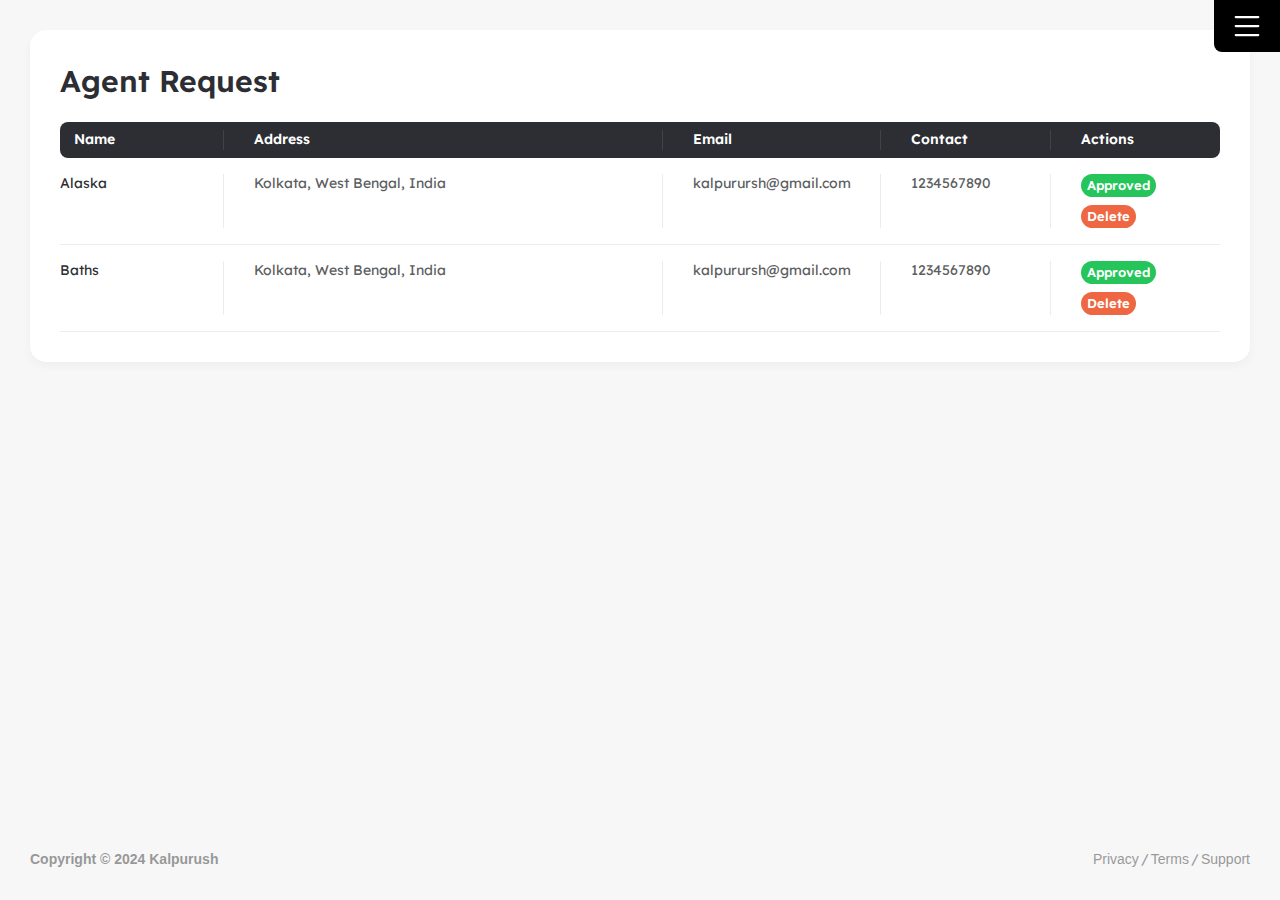
<file: agent-requests.html>
<!DOCTYPE html>
<html xmlns="http://www.w3.org/1999/xhtml" xml:lang="en-US" lang="en-US">

<head>
    <meta charset="utf-8" />
    <title></title>

    <meta name="description"
        content="Propty is a website specializing in buying and renting properties, connecting buyers and tenants with trusted property owners. With an easy-to-use interface and detailed information, Propty offers a fast and convenient property search experience.">

    <meta name="keywords"
        content=" RealEstate, RealEstate, Buy, Rent, Homes, Apartment, Listings, Sale, Rental, Housing">

    <meta name="author" content="kalpurursh.org" />

    <!-- Mobile Specific Metas -->
    <meta name="viewport" content="width=device-width, initial-scale=1, maximum-scale=1" />

    <!-- Theme Style -->

    <link rel="stylesheet" type="text/css" href="css/bootstrap.css" />
    <link rel="stylesheet" type="text/css" href="css/animate.min.css" />
    <link rel="stylesheet" type="text/css" href="css/jqueryui.min.css" />
    <link rel="stylesheet" type="text/css" href="css/styles.css" />

    <!-- Icon -->
    <link rel="stylesheet" type="text/css" href="icons/icomoon/style.css" />

    <!-- Favicon and Touch Icons  -->
    <link rel="shortcut icon" href="icons/favicon.png" />
    <link rel="apple-touch-icon-precomposed" href="icons/favicon.png" />
</head>

<body class="bg-dashboard">
    <!-- .wrapper -->
    <div id="wrapper" class="bg-4 ">

        <!-- .preload -->
        <div id="loading">
            <div id="loading-center">
                <div class="loader-container">
                    <div class="wrap-loader">
                        <div class="loader">
                        </div>
                        <div class="icon">
                            <img src="images/logo/loading.png" alt="">
                        </div>
                    </div>
                </div>
            </div>
        </div><!-- /.preload -->

        <!-- .header -->
        <div class="header-right ul-header-actions">
            <div class="button-show-hide show-mb">
                <span class="body-1"><svg xmlns="http://www.w3.org/2000/svg" width="36" height="36" fill="currentColor"
                        class="bi bi-list" viewBox="0 0 16 16">
                        <path fill-rule="evenodd"
                            d="M2.5 12a.5.5 0 0 1 .5-.5h10a.5.5 0 0 1 0 1H3a.5.5 0 0 1-.5-.5m0-4a.5.5 0 0 1 .5-.5h10a.5.5 0 0 1 0 1H3a.5.5 0 0 1-.5-.5m0-4a.5.5 0 0 1 .5-.5h10a.5.5 0 0 1 0 1H3a.5.5 0 0 1-.5-.5" />
                    </svg></span>
            </div>
        </div>


        <div class="page-layout">

            <!-- sidebar dashboard -->
            <div class="wrap-sidebar">
                <div class="sidebar-menu-dashboard">
                    <div class="menu-box">
                        <ul class="box-menu-dashboard">
                            <li class="nav-menu-item">
                                <a class="nav-menu-link" href="index.html">
                                    <svg width="20" height="20" viewBox="0 0 20 20" fill="none"
                                        xmlns="http://www.w3.org/2000/svg">
                                        <path
                                            d="M7.5 2.5H3.33333C2.8731 2.5 2.5 2.8731 2.5 3.33333V9.16667C2.5 9.6269 2.8731 10 3.33333 10H7.5C7.96024 10 8.33333 9.6269 8.33333 9.16667V3.33333C8.33333 2.8731 7.96024 2.5 7.5 2.5Z"
                                            stroke="#A8ABAE" stroke-width="1.4" stroke-linecap="round"
                                            stroke-linejoin="round" />
                                        <path
                                            d="M16.668 2.5H12.5013C12.0411 2.5 11.668 2.8731 11.668 3.33333V5.83333C11.668 6.29357 12.0411 6.66667 12.5013 6.66667H16.668C17.1282 6.66667 17.5013 6.29357 17.5013 5.83333V3.33333C17.5013 2.8731 17.1282 2.5 16.668 2.5Z"
                                            stroke="#A8ABAE" stroke-width="1.4" stroke-linecap="round"
                                            stroke-linejoin="round" />
                                        <path
                                            d="M16.668 10H12.5013C12.0411 10 11.668 10.3731 11.668 10.8333V16.6667C11.668 17.1269 12.0411 17.5 12.5013 17.5H16.668C17.1282 17.5 17.5013 17.1269 17.5013 16.6667V10.8333C17.5013 10.3731 17.1282 10 16.668 10Z"
                                            stroke="#A8ABAE" stroke-width="1.4" stroke-linecap="round"
                                            stroke-linejoin="round" />
                                        <path
                                            d="M7.5 13.3334H3.33333C2.8731 13.3334 2.5 13.7065 2.5 14.1667V16.6667C2.5 17.1269 2.8731 17.5 3.33333 17.5H7.5C7.96024 17.5 8.33333 17.1269 8.33333 16.6667V14.1667C8.33333 13.7065 7.96024 13.3334 7.5 13.3334Z"
                                            stroke="#A8ABAE" stroke-width="1.4" stroke-linecap="round"
                                            stroke-linejoin="round" />
                                    </svg>
                                    Dashboards
                                </a>
                            </li>
                            <li class="nav-menu-item active">
                                <a class="nav-menu-link" href="agent-requests.html">
                                    <svg width="20" height="20" viewBox="0 0 20 20" fill="none"
                                        xmlns="http://www.w3.org/2000/svg">
                                        <path
                                            d="M12.082 18.3333H14.9987C15.4407 18.3333 15.8646 18.1577 16.1772 17.8451C16.4898 17.5326 16.6654 17.1087 16.6654 16.6666V5.83329L12.4987 1.66663H4.9987C4.55667 1.66663 4.13275 1.84222 3.82019 2.15478C3.50763 2.46734 3.33203 2.89127 3.33203 3.33329V6.66663"
                                            stroke="#A8ABAE" stroke-width="1.4" stroke-linecap="round"
                                            stroke-linejoin="round" />
                                        <path
                                            d="M11.668 1.66663V4.99996C11.668 5.44199 11.8436 5.86591 12.1561 6.17847C12.4687 6.49103 12.8926 6.66663 13.3346 6.66663H16.668"
                                            stroke="#A8ABAE" stroke-width="1.4" stroke-linecap="round"
                                            stroke-linejoin="round" />
                                        <path
                                            d="M2.49828 10.9167C2.24146 11.0649 2.02884 11.279 1.88235 11.5368C1.73587 11.7946 1.66082 12.0868 1.66494 12.3833V15.0833C1.65529 15.3802 1.72514 15.6742 1.86726 15.935C2.00937 16.1958 2.2186 16.4139 2.47328 16.5667L4.99828 18.0833C5.25385 18.2356 5.5455 18.3166 5.84297 18.3181C6.14044 18.3195 6.43288 18.2414 6.68994 18.0917L9.16494 16.5833C9.42176 16.4351 9.63438 16.221 9.78087 15.9632C9.92735 15.7054 10.0024 15.4132 9.99828 15.1167V12.4167C10.0079 12.1198 9.93808 11.8258 9.79596 11.565C9.65385 11.3042 9.44462 11.0861 9.18994 10.9333L6.66494 9.41666C6.40937 9.26442 6.11771 9.18337 5.82025 9.1819C5.52278 9.18044 5.23033 9.25862 4.97328 9.40832L2.49828 10.9167Z"
                                            stroke="#A8ABAE" stroke-width="1.4" stroke-linecap="round"
                                            stroke-linejoin="round" />
                                        <path d="M5.83203 14.1666V18.3333" stroke="#A8ABAE" stroke-width="1.4"
                                            stroke-linecap="round" stroke-linejoin="round" />
                                        <path d="M9.7513 11.8334L5.83464 14.1667L1.91797 11.8334" stroke="#A8ABAE"
                                            stroke-width="1.4" stroke-linecap="round" stroke-linejoin="round" />
                                    </svg>
                                    Agent Requests
                                </a>
                            </li>
                            <li class="nav-menu-item">
                                <a class="nav-menu-link" href="total-agent.html">
                                    <svg width="20" height="20" viewBox="0 0 20 20" fill="none"
                                        xmlns="http://www.w3.org/2000/svg">
                                        <path
                                            d="M2.5 7.5H17.5V15.8333C17.5 16.2754 17.3244 16.6993 17.0118 17.0118C16.6993 17.3244 16.2754 17.5 15.8333 17.5H4.16667C3.72464 17.5 3.30072 17.3244 2.98816 17.0118C2.67559 16.6993 2.5 16.2754 2.5 15.8333V7.5Z"
                                            stroke="#A8ABAE" stroke-width="1.4" stroke-linecap="round"
                                            stroke-linejoin="round" />
                                        <path
                                            d="M2.5 7.50004L4.54167 3.41671C4.6808 3.14059 4.89401 2.90861 5.15744 2.74673C5.42087 2.58484 5.72414 2.49943 6.03333 2.50004H13.9667C14.2773 2.49788 14.5823 2.58256 14.8473 2.74453C15.1124 2.9065 15.3269 3.13931 15.4667 3.41671L17.5 7.50004"
                                            stroke="#A8ABAE" stroke-width="1.4" stroke-linecap="round"
                                            stroke-linejoin="round" />
                                        <path d="M10 2.5V7.5" stroke="#A8ABAE" stroke-width="1.4" stroke-linecap="round"
                                            stroke-linejoin="round" />
                                    </svg>
                                    Total Agent
                                </a>
                            </li>
                            <li class="nav-menu-item">
                                <a class="nav-menu-link" href="listing-requests.html">
                                    <svg width="20" height="20" viewBox="0 0 20 20" fill="none"
                                        xmlns="http://www.w3.org/2000/svg">
                                        <path
                                            d="M3.33203 18.3333H14.9987C15.4407 18.3333 15.8646 18.1577 16.1772 17.8451C16.4898 17.5326 16.6654 17.1087 16.6654 16.6666V5.83329L12.4987 1.66663H4.9987C4.55667 1.66663 4.13275 1.84222 3.82019 2.15478C3.50763 2.46734 3.33203 2.89127 3.33203 3.33329V4.99996"
                                            stroke="#A8ABAE" stroke-width="1.4" stroke-linecap="round"
                                            stroke-linejoin="round" />
                                        <path
                                            d="M11.668 1.66663V4.99996C11.668 5.44199 11.8436 5.86591 12.1561 6.17847C12.4687 6.49103 12.8926 6.66663 13.3346 6.66663H16.668"
                                            stroke="#A8ABAE" stroke-width="1.4" stroke-linecap="round"
                                            stroke-linejoin="round" />
                                        <path
                                            d="M8.574 8.91662C8.28934 8.63239 7.92648 8.43938 7.53169 8.3622C7.1369 8.28503 6.72807 8.32718 6.35733 8.48329C6.11566 8.58329 5.89066 8.73329 5.70733 8.92496L5.41566 9.20829L5.124 8.92496C4.84097 8.641 4.48002 8.44744 4.08689 8.36882C3.69376 8.29019 3.28613 8.33003 2.91566 8.48329C2.66566 8.58329 2.449 8.73329 2.25733 8.92496C1.46566 9.70829 1.424 11.0333 2.424 12.0416L5.41566 15L8.41566 12.0416C9.41566 11.0333 9.36566 9.70829 8.574 8.92496V8.91662Z"
                                            stroke="#A8ABAE" stroke-width="1.4" stroke-linecap="round"
                                            stroke-linejoin="round" />
                                    </svg>
                                    Listing Requests
                                </a>
                            </li>
                            <li class="nav-menu-item">
                                <a class="nav-menu-link" href="">
                                    <svg width="20" height="20" viewBox="0 0 20 20" fill="none"
                                        xmlns="http://www.w3.org/2000/svg">
                                        <path
                                            d="M8.91797 16.6666H3.33464C2.89261 16.6666 2.46868 16.491 2.15612 16.1785C1.84356 15.8659 1.66797 15.442 1.66797 15V4.16662C1.66797 3.7246 1.84356 3.30067 2.15612 2.98811C2.46868 2.67555 2.89261 2.49996 3.33464 2.49996H6.58464C6.86337 2.49723 7.13835 2.56445 7.38438 2.69547C7.63042 2.8265 7.83967 3.01715 7.99297 3.24996L8.66797 4.24996C8.81973 4.4804 9.02632 4.66956 9.26922 4.80046C9.51212 4.93136 9.78371 4.99991 10.0596 4.99996H16.668C17.11 4.99996 17.5339 5.17555 17.8465 5.48811C18.159 5.80067 18.3346 6.2246 18.3346 6.66662V10.0833"
                                            stroke="#A8ABAE" stroke-width="1.4" stroke-linecap="round"
                                            stroke-linejoin="round" />
                                        <path d="M17.5013 17.5L15.918 15.9166" stroke="#A8ABAE" stroke-width="1.4"
                                            stroke-linecap="round" stroke-linejoin="round" />
                                        <path
                                            d="M14.168 16.6666C15.5487 16.6666 16.668 15.5473 16.668 14.1666C16.668 12.7859 15.5487 11.6666 14.168 11.6666C12.7873 11.6666 11.668 12.7859 11.668 14.1666C11.668 15.5473 12.7873 16.6666 14.168 16.6666Z"
                                            stroke="#A8ABAE" stroke-width="1.4" stroke-linecap="round"
                                            stroke-linejoin="round" />
                                    </svg>
                                    Total Listing
                                </a>
                            </li>
                            <li class="nav-menu-item">
                                <a class="nav-menu-link" href="messages.html">
                                    <svg width="20" height="20" viewBox="0 0 20 20" fill="none"
                                        xmlns="http://www.w3.org/2000/svg">
                                        <path
                                            d="M17.5 12.5C17.5 12.942 17.3244 13.366 17.0118 13.6785C16.6993 13.9911 16.2754 14.1667 15.8333 14.1667H5.83333L2.5 17.5V4.16667C2.5 3.72464 2.67559 3.30072 2.98816 2.98816C3.30072 2.67559 3.72464 2.5 4.16667 2.5H15.8333C16.2754 2.5 16.6993 2.67559 17.0118 2.98816C17.3244 3.30072 17.5 3.72464 17.5 4.16667V12.5Z"
                                            stroke="#A8ABAE" stroke-width="1.4" stroke-linecap="round"
                                            stroke-linejoin="round" />
                                        <path
                                            d="M6.66797 9.99996C7.11 9.99996 7.53392 9.82436 7.84648 9.5118C8.15904 9.19924 8.33464 8.77532 8.33464 8.33329V6.66663H6.66797"
                                            stroke="#A8ABAE" stroke-width="1.4" stroke-linecap="round"
                                            stroke-linejoin="round" />
                                        <path
                                            d="M11.668 9.99996C12.11 9.99996 12.5339 9.82436 12.8465 9.5118C13.159 9.19924 13.3346 8.77532 13.3346 8.33329V6.66663H11.668"
                                            stroke="#A8ABAE" stroke-width="1.4" stroke-linecap="round"
                                            stroke-linejoin="round" />
                                    </svg>
                                    Messages
                                </a>
                            </li>
                            <li class="nav-menu-item">
                                <a class="nav-menu-link" href="">
                                    <svg width="20" height="20" viewBox="0 0 20 20" fill="none"
                                        xmlns="http://www.w3.org/2000/svg">
                                        <path
                                            d="M15 15C16.3807 15 17.5 13.8807 17.5 12.5C17.5 11.1193 16.3807 10 15 10C13.6193 10 12.5 11.1193 12.5 12.5C12.5 13.8807 13.6193 15 15 15Z"
                                            stroke="#A8ABAE" stroke-width="1.4" stroke-linecap="round"
                                            stroke-linejoin="round" />
                                        <path
                                            d="M7.5013 9.16667C9.34225 9.16667 10.8346 7.67428 10.8346 5.83333C10.8346 3.99238 9.34225 2.5 7.5013 2.5C5.66035 2.5 4.16797 3.99238 4.16797 5.83333C4.16797 7.67428 5.66035 9.16667 7.5013 9.16667Z"
                                            stroke="#A8ABAE" stroke-width="1.4" stroke-linecap="round"
                                            stroke-linejoin="round" />
                                        <path
                                            d="M8.33464 12.5H5.0013C4.11725 12.5 3.2694 12.8512 2.64428 13.4763C2.01916 14.1014 1.66797 14.9493 1.66797 15.8333V17.5"
                                            stroke="#A8ABAE" stroke-width="1.4" stroke-linecap="round"
                                            stroke-linejoin="round" />
                                        <path d="M18.082 13.6666L17.332 13.4166" stroke="#A8ABAE" stroke-width="1.4"
                                            stroke-linecap="round" stroke-linejoin="round" />
                                        <path d="M12.668 11.5834L11.918 11.3334" stroke="#A8ABAE" stroke-width="1.4"
                                            stroke-linecap="round" stroke-linejoin="round" />
                                        <path d="M13.832 15.5834L14.082 14.8334" stroke="#A8ABAE" stroke-width="1.4"
                                            stroke-linecap="round" stroke-linejoin="round" />
                                        <path d="M15.918 10.1666L16.168 9.41663" stroke="#A8ABAE" stroke-width="1.4"
                                            stroke-linecap="round" stroke-linejoin="round" />
                                        <path d="M16.3333 15.5833L16 14.75" stroke="#A8ABAE" stroke-width="1.4"
                                            stroke-linecap="round" stroke-linejoin="round" />
                                        <path d="M14.0013 10.25L13.668 9.41663" stroke="#A8ABAE" stroke-width="1.4"
                                            stroke-linecap="round" stroke-linejoin="round" />
                                        <path d="M11.918 13.8333L12.7513 13.5" stroke="#A8ABAE" stroke-width="1.4"
                                            stroke-linecap="round" stroke-linejoin="round" />
                                        <path d="M17.25 11.5L18.0833 11.1666" stroke="#A8ABAE" stroke-width="1.4"
                                            stroke-linecap="round" stroke-linejoin="round" />
                                    </svg>
                                    Profile
                                </a>
                            </li>
                            <li class="nav-menu-item">
                                <a class="nav-menu-link" href="">
                                    <svg width="20" height="20" viewBox="0 0 20 20" fill="none"
                                        xmlns="http://www.w3.org/2000/svg">
                                        <path
                                            d="M14.9987 4.16663L12.987 2.15496C12.6745 1.84238 12.2507 1.66672 11.8087 1.66663H4.9987C4.55667 1.66663 4.13275 1.84222 3.82019 2.15478C3.50763 2.46734 3.33203 2.89127 3.33203 3.33329V16.6666C3.33203 17.1087 3.50763 17.5326 3.82019 17.8451C4.13275 18.1577 4.55667 18.3333 4.9987 18.3333H14.9987C15.4407 18.3333 15.8646 18.1577 16.1772 17.8451C16.4898 17.5326 16.6654 17.1087 16.6654 16.6666"
                                            stroke="#A8ABAE" stroke-width="1.4" stroke-linecap="round"
                                            stroke-linejoin="round" />
                                        <path
                                            d="M17.8168 10.5217C18.1487 10.1897 18.3352 9.73947 18.3352 9.27C18.3352 8.80054 18.1487 8.3503 17.8168 8.01834C17.4848 7.68637 17.0346 7.49988 16.5651 7.49988C16.0956 7.49988 15.6454 7.68637 15.3134 8.01834L11.9718 11.3617C11.7736 11.5597 11.6286 11.8044 11.5501 12.0733L10.8526 14.465C10.8317 14.5367 10.8304 14.6127 10.849 14.6851C10.8675 14.7574 10.9052 14.8235 10.958 14.8763C11.0108 14.9291 11.0768 14.9668 11.1492 14.9853C11.2216 15.0038 11.2976 15.0026 11.3693 14.9817L13.7609 14.2842C14.0298 14.2057 14.2746 14.0606 14.4726 13.8625L17.8168 10.5217Z"
                                            stroke="#A8ABAE" stroke-width="1.4" stroke-linecap="round"
                                            stroke-linejoin="round" />
                                        <path d="M6.66797 15H7.5013" stroke="#A8ABAE" stroke-width="1.4"
                                            stroke-linecap="round" stroke-linejoin="round" />
                                    </svg>
                                    Add property
                                </a>
                            </li>
                            <li class="nav-menu-item">
                                <a class="nav-menu-link" href="">
                                    <svg width="20" height="20" viewBox="0 0 20 20" fill="none"
                                        xmlns="http://www.w3.org/2000/svg">
                                        <path
                                            d="M7.5 17.5H4.16667C3.72464 17.5 3.30072 17.3244 2.98816 17.0118C2.67559 16.6993 2.5 16.2754 2.5 15.8333V4.16667C2.5 3.72464 2.67559 3.30072 2.98816 2.98816C3.30072 2.67559 3.72464 2.5 4.16667 2.5H7.5"
                                            stroke="#A8ABAE" stroke-width="1.4" stroke-linecap="round"
                                            stroke-linejoin="round" />
                                        <path d="M13.332 14.1667L17.4987 10L13.332 5.83337" stroke="#A8ABAE"
                                            stroke-width="1.4" stroke-linecap="round" stroke-linejoin="round" />
                                        <path d="M17.5 10H7.5" stroke="#A8ABAE" stroke-width="1.4"
                                            stroke-linecap="round" stroke-linejoin="round" />
                                    </svg>
                                    Logout
                                </a>
                            </li>
                        </ul>
                    </div>

                </div>
            </div>
            <!-- /.end sidebar dashboard -->

            <!-- .main-content -->
            <div class="main-content w-100">
                <div class="main-content-inner style-3">

                    <div class="widget-box-2 wd-listing">
                        <h3 class="title">Agent Request</h3>
                        <div class="tf-new-listing w-100">
                            <div class="new-listing wrap-table ">
                                <div class="table-content">
                                    <div class="wrap-listing table-responsive wrap-table">
                                        <table class="table-save-search">
                                            <thead>
                                                <tr>
                                                    <th class="fw-6">Name</th>
                                                    <th class="fw-6">Address</th>
                                                    <th class="fw-6">Email</th>
                                                    <th class="fw-6">Contact</th>
                                                    <th class="fw-6">Actions</th>
                                                </tr>
                                            </thead>
                                            <tbody>
                                                <!-- col 1 -->
                                                <tr class="file-delete">
                                                    <td>
                                                        <a href="#">Alaska</a>
                                                    </td>
                                                    <td>
                                                        <div>Kolkata, West Bengal, India</div>
                                                    </td>
                                                    <td>
                                                        <div>kalpurursh@gmail.com</div>
                                                    </td>
                                                    <td>
                                                        <div>1234567890</div>
                                                    </td>
                                                    <td>

                                                        <ul class="list-action status-wrap">
                                                            <li class="">
                                                                <a class="remove-file item btn-status"> Approved</a>
                                                            </li>
                                                            <li class=""><a
                                                                    class="remove-file item btn-status pending">Delete</a>
                                                            </li>
                                                        </ul>

                                                    </td>
                                                </tr>
                                                <!-- col 2 -->
                                                <tr class="file-delete">
                                                    <td>
                                                        <a href="#">Baths</a>
                                                    </td>
                                                    <td>
                                                        <div>Kolkata, West Bengal, India</div>
                                                    </td>
                                                    <td>
                                                        <div>kalpurursh@gmail.com</div>
                                                    </td>
                                                    <td>
                                                        <div>1234567890</div>
                                                    </td>
                                                    <td>

                                                        <ul class="list-action status-wrap">
                                                            <li class="">
                                                                <a class="remove-file item btn-status"> Approved</a>
                                                            </li>
                                                            <li class=""><a
                                                                    class="remove-file item btn-status pending">Delete</a>
                                                            </li>
                                                        </ul>

                                                    </td>
                                                </tr>

                                            </tbody>
                                        </table>
                                    </div>
                                </div>
                            </div>
                        </div>
                    </div>
                    <!-- .footer-dashboard -->
                    <div class="footer-dashboard">
                        <p>Copyright © 2024 Kalpurush</p>
                        <ul class="list">
                            <li><a href="#">Privacy</a></li>
                            <li><a href="#">Terms</a></li>
                            <li><a href="#">Support</a></li>
                        </ul>

                    </div><!-- .footer-dashboard -->
                </div>
                <div class="overlay-dashboard"></div>



            </div><!-- /.main-content -->


        </div>

    </div>
    <!-- /wrapper -->

    <!-- .login -->
    <div class="modal modal-account fade" id="modalLogin">
        <div class="modal-dialog modal-dialog-centered">
            <div class="modal-content">
                <div class="flat-account">
                    <div class="banner-account">
                        <img src="images/section/banner-login.jpg" alt="banner">
                    </div>
                    <form class="form-account">
                        <div class="title-box">
                            <h4>Login</h4>
                            <span class="close-modal icon-close" data-bs-dismiss="modal"></span>
                        </div>
                        <div class="box">
                            <fieldset class="box-fieldset">
                                <label for="nameAccount">Account</label>
                                <div class="ip-field">
                                    <svg class="icon" width="18" height="18" viewBox="0 0 18 18" fill="none"
                                        xmlns="http://www.w3.org/2000/svg">
                                        <path
                                            d="M13.4869 14.0435C12.9628 13.3497 12.2848 12.787 11.5063 12.3998C10.7277 12.0126 9.86989 11.8115 9.00038 11.8123C8.13086 11.8115 7.27304 12.0126 6.49449 12.3998C5.71594 12.787 5.03793 13.3497 4.51388 14.0435M13.4869 14.0435C14.5095 13.1339 15.2307 11.9349 15.5563 10.6056C15.8818 9.27625 15.7956 7.87934 15.309 6.60014C14.8224 5.32093 13.9584 4.21986 12.8317 3.44295C11.7049 2.66604 10.3686 2.25 9 2.25C7.63137 2.25 6.29508 2.66604 5.16833 3.44295C4.04158 4.21986 3.17762 5.32093 2.69103 6.60014C2.20443 7.87934 2.11819 9.27625 2.44374 10.6056C2.76929 11.9349 3.49125 13.1339 4.51388 14.0435M13.4869 14.0435C12.2524 15.1447 10.6546 15.7521 9.00038 15.7498C7.3459 15.7523 5.74855 15.1448 4.51388 14.0435M11.2504 7.31228C11.2504 7.90902 11.0133 8.48131 10.5914 8.90327C10.1694 9.32523 9.59711 9.56228 9.00038 9.56228C8.40364 9.56228 7.83134 9.32523 7.40939 8.90327C6.98743 8.48131 6.75038 7.90902 6.75038 7.31228C6.75038 6.71554 6.98743 6.14325 7.40939 5.72129C7.83134 5.29933 8.40364 5.06228 9.00038 5.06228C9.59711 5.06228 10.1694 5.29933 10.5914 5.72129C11.0133 6.14325 11.2504 6.71554 11.2504 7.31228Z"
                                            stroke="#A3ABB0" stroke-linecap="round" stroke-linejoin="round" />
                                    </svg>
                                    <input type="text" class="form-control" id="nameAccount" placeholder="Your name">
                                </div>
                            </fieldset>
                            <fieldset class="box-fieldset">
                                <label for="pass">Password</label>
                                <div class="ip-field">
                                    <svg class="icon" width="18" height="18" viewBox="0 0 18 18" fill="none"
                                        xmlns="http://www.w3.org/2000/svg">
                                        <path
                                            d="M12.375 7.875V5.0625C12.375 4.16739 12.0194 3.30895 11.3865 2.67601C10.7535 2.04308 9.89511 1.6875 9 1.6875C8.10489 1.6875 7.24645 2.04308 6.61351 2.67601C5.98058 3.30895 5.625 4.16739 5.625 5.0625V7.875M5.0625 16.3125H12.9375C13.3851 16.3125 13.8143 16.1347 14.1307 15.8182C14.4472 15.5018 14.625 15.0726 14.625 14.625V9.5625C14.625 9.11495 14.4472 8.68573 14.1307 8.36926C13.8143 8.05279 13.3851 7.875 12.9375 7.875H5.0625C4.61495 7.875 4.18573 8.05279 3.86926 8.36926C3.55279 8.68573 3.375 9.11495 3.375 9.5625V14.625C3.375 15.0726 3.55279 15.5018 3.86926 15.8182C4.18573 16.1347 4.61495 16.3125 5.0625 16.3125Z"
                                            stroke="#A3ABB0" stroke-linecap="round" stroke-linejoin="round" />
                                    </svg>
                                    <input type="text" class="form-control" id="pass" placeholder="Your password">
                                </div>
                                <div class="text-forgot text-end"><a href="#">Forgot password</a></div>

                            </fieldset>
                        </div>
                        <div class="box box-btn">
                            <a href="index.html" class="tf-btn bg-color-primary w-100">Login</a>
                            <div class="text text-center">Don’t you have an account? <a href="#modalRegister"
                                    data-bs-toggle="modal" class="text-color-primary">Register</a></div>
                        </div>
                        <p class="box text-center caption-2">or login with</p>
                        <div class="group-btn">
                            <a href="#" class="btn-social">
                                <svg width="21" height="20" viewBox="0 0 21 20" fill="none"
                                    xmlns="http://www.w3.org/2000/svg">
                                    <g clip-path="url(#clip0_2478_11334)">
                                        <path
                                            d="M4.93242 12.0863L4.23625 14.6852L1.69176 14.739C0.931328 13.3286 0.5 11.7149 0.5 10C0.5 8.34179 0.903281 6.77804 1.61812 5.40112H1.61867L3.88398 5.81644L4.87633 8.06815C4.66863 8.67366 4.55543 9.32366 4.55543 10C4.55551 10.7341 4.68848 11.4374 4.93242 12.0863Z"
                                            fill="#FBBB00" />
                                        <path
                                            d="M20.3242 8.1319C20.439 8.73682 20.4989 9.36155 20.4989 10C20.4989 10.716 20.4236 11.4143 20.2802 12.088C19.7934 14.3803 18.5214 16.3819 16.7594 17.7984L16.7588 17.7978L13.9055 17.6522L13.5017 15.1314C14.6709 14.4456 15.5847 13.3726 16.066 12.088H10.7188V8.1319H20.3242Z"
                                            fill="#518EF8" />
                                        <path
                                            d="M16.7595 17.7978L16.7601 17.7984C15.0464 19.1758 12.8694 20 10.4996 20C6.69141 20 3.38043 17.8715 1.69141 14.739L4.93207 12.0863C5.77656 14.3401 7.95074 15.9445 10.4996 15.9445C11.5952 15.9445 12.6216 15.6484 13.5024 15.1313L16.7595 17.7978Z"
                                            fill="#28B446" />
                                        <path
                                            d="M16.882 2.30219L13.6425 4.95437C12.7309 4.38461 11.6534 4.05547 10.4991 4.05547C7.89246 4.05547 5.67762 5.73348 4.87543 8.06812L1.61773 5.40109H1.61719C3.28148 2.1923 6.63422 0 10.4991 0C12.9254 0 15.1502 0.864297 16.882 2.30219Z"
                                            fill="#F14336" />
                                    </g>
                                    <defs>
                                        <clipPath id="clip0_2478_11334">
                                            <rect width="20" height="20" fill="white" transform="translate(0.5)" />
                                        </clipPath>
                                    </defs>
                                </svg>

                                Google
                            </a>
                            <a href="#" class="btn-social">
                                <svg width="21" height="20" viewBox="0 0 21 20" fill="none"
                                    xmlns="http://www.w3.org/2000/svg">
                                    <path
                                        d="M20.5 10C20.5 14.9914 16.843 19.1285 12.0625 19.8785V12.8906H14.3926L14.8359 10H12.0625V8.12422C12.0625 7.3332 12.45 6.5625 13.6922 6.5625H14.9531V4.10156C14.9531 4.10156 13.8086 3.90625 12.7145 3.90625C10.4305 3.90625 8.9375 5.29063 8.9375 7.79688V10H6.39844V12.8906H8.9375V19.8785C4.15703 19.1285 0.5 14.9914 0.5 10C0.5 4.47734 4.97734 0 10.5 0C16.0227 0 20.5 4.47734 20.5 10Z"
                                        fill="#1877F2" />
                                    <path
                                        d="M14.3926 12.8906L14.8359 10H12.0625V8.12418C12.0625 7.33336 12.4499 6.5625 13.6921 6.5625H14.9531V4.10156C14.9531 4.10156 13.8088 3.90625 12.7146 3.90625C10.4304 3.90625 8.9375 5.29063 8.9375 7.79688V10H6.39844V12.8906H8.9375V19.8785C9.44664 19.9584 9.96844 20 10.5 20C11.0316 20 11.5534 19.9584 12.0625 19.8785V12.8906H14.3926Z"
                                        fill="white" />
                                </svg>

                                Facebook
                            </a>

                        </div>
                    </form>
                </div>
            </div>
        </div>
    </div> <!-- /.login -->

    <!-- register -->
    <div class="modal modal-account fade" id="modalRegister">
        <div class="modal-dialog modal-dialog-centered">
            <div class="modal-content">
                <div class="flat-account">
                    <div class="banner-account">
                        <img src="images/section/banner-register.jpg" alt="banner">
                    </div>
                    <form class="form-account">
                        <div class="title-box">
                            <h4>Register</h4>
                            <span class="close-modal icon-close" data-bs-dismiss="modal"></span>
                        </div>
                        <div class="box">
                            <fieldset class="box-fieldset">
                                <label for="username">User name</label>
                                <div class="ip-field">
                                    <svg class="icon" width="18" height="18" viewBox="0 0 18 18" fill="none"
                                        xmlns="http://www.w3.org/2000/svg">
                                        <path
                                            d="M13.4869 14.0435C12.9628 13.3497 12.2848 12.787 11.5063 12.3998C10.7277 12.0126 9.86989 11.8115 9.00038 11.8123C8.13086 11.8115 7.27304 12.0126 6.49449 12.3998C5.71594 12.787 5.03793 13.3497 4.51388 14.0435M13.4869 14.0435C14.5095 13.1339 15.2307 11.9349 15.5563 10.6056C15.8818 9.27625 15.7956 7.87934 15.309 6.60014C14.8224 5.32093 13.9584 4.21986 12.8317 3.44295C11.7049 2.66604 10.3686 2.25 9 2.25C7.63137 2.25 6.29508 2.66604 5.16833 3.44295C4.04158 4.21986 3.17762 5.32093 2.69103 6.60014C2.20443 7.87934 2.11819 9.27625 2.44374 10.6056C2.76929 11.9349 3.49125 13.1339 4.51388 14.0435M13.4869 14.0435C12.2524 15.1447 10.6546 15.7521 9.00038 15.7498C7.3459 15.7523 5.74855 15.1448 4.51388 14.0435M11.2504 7.31228C11.2504 7.90902 11.0133 8.48131 10.5914 8.90327C10.1694 9.32523 9.59711 9.56228 9.00038 9.56228C8.40364 9.56228 7.83134 9.32523 7.40939 8.90327C6.98743 8.48131 6.75038 7.90902 6.75038 7.31228C6.75038 6.71554 6.98743 6.14325 7.40939 5.72129C7.83134 5.29933 8.40364 5.06228 9.00038 5.06228C9.59711 5.06228 10.1694 5.29933 10.5914 5.72129C11.0133 6.14325 11.2504 6.71554 11.2504 7.31228Z"
                                            stroke="#A3ABB0" stroke-linecap="round" stroke-linejoin="round" />
                                    </svg>
                                    <input type="text" class="form-control" id="username" placeholder="User name">
                                </div>
                            </fieldset>
                            <fieldset class="box-fieldset">
                                <label for="email">Email address</label>
                                <div class="ip-field">
                                    <svg class="icon" width="18" height="18" viewBox="0 0 18 18" fill="none"
                                        xmlns="http://www.w3.org/2000/svg">
                                        <path
                                            d="M16.3125 5.0625V12.9375C16.3125 13.3851 16.1347 13.8143 15.8182 14.1307C15.5018 14.4472 15.0726 14.625 14.625 14.625H3.375C2.92745 14.625 2.49822 14.4472 2.18176 14.1307C1.86529 13.8143 1.6875 13.3851 1.6875 12.9375V5.0625M16.3125 5.0625C16.3125 4.61495 16.1347 4.18573 15.8182 3.86926C15.5018 3.55279 15.0726 3.375 14.625 3.375H3.375C2.92745 3.375 2.49822 3.55279 2.18176 3.86926C1.86529 4.18573 1.6875 4.61495 1.6875 5.0625M16.3125 5.0625V5.24475C16.3125 5.53286 16.2388 5.81618 16.0983 6.06772C15.9578 6.31926 15.7553 6.53065 15.51 6.68175L9.885 10.143C9.61891 10.3069 9.31252 10.3937 9 10.3937C8.68748 10.3937 8.38109 10.3069 8.115 10.143L2.49 6.6825C2.24469 6.5314 2.04215 6.32001 1.90168 6.06847C1.7612 5.81693 1.68747 5.53361 1.6875 5.2455V5.0625"
                                            stroke="#A3ABB0" stroke-linecap="round" stroke-linejoin="round" />
                                    </svg>

                                    <input type="text" class="form-control" id="email" placeholder="Email address">
                                </div>

                            </fieldset>
                            <fieldset class="box-fieldset">
                                <label for="pass2">Password</label>
                                <div class="ip-field">
                                    <svg class="icon" width="18" height="18" viewBox="0 0 18 18" fill="none"
                                        xmlns="http://www.w3.org/2000/svg">
                                        <path
                                            d="M12.375 7.875V5.0625C12.375 4.16739 12.0194 3.30895 11.3865 2.67601C10.7535 2.04308 9.89511 1.6875 9 1.6875C8.10489 1.6875 7.24645 2.04308 6.61351 2.67601C5.98058 3.30895 5.625 4.16739 5.625 5.0625V7.875M5.0625 16.3125H12.9375C13.3851 16.3125 13.8143 16.1347 14.1307 15.8182C14.4472 15.5018 14.625 15.0726 14.625 14.625V9.5625C14.625 9.11495 14.4472 8.68573 14.1307 8.36926C13.8143 8.05279 13.3851 7.875 12.9375 7.875H5.0625C4.61495 7.875 4.18573 8.05279 3.86926 8.36926C3.55279 8.68573 3.375 9.11495 3.375 9.5625V14.625C3.375 15.0726 3.55279 15.5018 3.86926 15.8182C4.18573 16.1347 4.61495 16.3125 5.0625 16.3125Z"
                                            stroke="#A3ABB0" stroke-linecap="round" stroke-linejoin="round" />
                                    </svg>
                                    <input type="password" class="form-control" id="pass2" placeholder="Your password">
                                </div>
                            </fieldset>
                            <fieldset class="box-fieldset">
                                <label for="confirm">Confirm password</label>
                                <div class="ip-field">
                                    <svg class="icon" width="18" height="18" viewBox="0 0 18 18" fill="none"
                                        xmlns="http://www.w3.org/2000/svg">
                                        <path
                                            d="M12.375 7.875V5.0625C12.375 4.16739 12.0194 3.30895 11.3865 2.67601C10.7535 2.04308 9.89511 1.6875 9 1.6875C8.10489 1.6875 7.24645 2.04308 6.61351 2.67601C5.98058 3.30895 5.625 4.16739 5.625 5.0625V7.875M5.0625 16.3125H12.9375C13.3851 16.3125 13.8143 16.1347 14.1307 15.8182C14.4472 15.5018 14.625 15.0726 14.625 14.625V9.5625C14.625 9.11495 14.4472 8.68573 14.1307 8.36926C13.8143 8.05279 13.3851 7.875 12.9375 7.875H5.0625C4.61495 7.875 4.18573 8.05279 3.86926 8.36926C3.55279 8.68573 3.375 9.11495 3.375 9.5625V14.625C3.375 15.0726 3.55279 15.5018 3.86926 15.8182C4.18573 16.1347 4.61495 16.3125 5.0625 16.3125Z"
                                            stroke="#A3ABB0" stroke-linecap="round" stroke-linejoin="round" />
                                    </svg>
                                    <input type="password" class="form-control" id="confirm"
                                        placeholder="Confirm password">
                                </div>
                            </fieldset>
                        </div>
                        <div class="box box-btn">
                            <a href="index.html" class="tf-btn bg-color-primary w-full">Sign Up</a>
                            <div class="text text-center">Don’t you have an account? <a href="#modalLogin"
                                    data-bs-toggle="modal" class="text-color-primary">Sign In</a></div>
                        </div>
                        <p class="box text-center caption-2">or login with</p>
                        <div class="group-btn">
                            <a href="#" class="btn-social">
                                <svg width="21" height="20" viewBox="0 0 21 20" fill="none"
                                    xmlns="http://www.w3.org/2000/svg">
                                    <g clip-path="url(#clip0_2478_12036)">
                                        <path
                                            d="M4.93242 12.0863L4.23625 14.6852L1.69176 14.739C0.931328 13.3286 0.5 11.7149 0.5 10C0.5 8.34179 0.903281 6.77804 1.61812 5.40112H1.61867L3.88398 5.81644L4.87633 8.06815C4.66863 8.67366 4.55543 9.32366 4.55543 10C4.55551 10.7341 4.68848 11.4374 4.93242 12.0863Z"
                                            fill="#FBBB00" />
                                        <path
                                            d="M20.3242 8.1319C20.439 8.73682 20.4989 9.36155 20.4989 10C20.4989 10.716 20.4236 11.4143 20.2802 12.088C19.7934 14.3803 18.5214 16.3819 16.7594 17.7984L16.7588 17.7978L13.9055 17.6522L13.5017 15.1314C14.6709 14.4456 15.5847 13.3726 16.066 12.088H10.7188V8.1319H20.3242Z"
                                            fill="#518EF8" />
                                        <path
                                            d="M16.7595 17.7978L16.7601 17.7984C15.0464 19.1758 12.8694 20 10.4996 20C6.69141 20 3.38043 17.8715 1.69141 14.739L4.93207 12.0863C5.77656 14.3401 7.95074 15.9445 10.4996 15.9445C11.5952 15.9445 12.6216 15.6484 13.5024 15.1313L16.7595 17.7978Z"
                                            fill="#28B446" />
                                        <path
                                            d="M16.882 2.30219L13.6425 4.95437C12.7309 4.38461 11.6534 4.05547 10.4991 4.05547C7.89246 4.05547 5.67762 5.73348 4.87543 8.06812L1.61773 5.40109H1.61719C3.28148 2.1923 6.63422 0 10.4991 0C12.9254 0 15.1502 0.864297 16.882 2.30219Z"
                                            fill="#F14336" />
                                    </g>
                                    <defs>
                                        <clipPath id="clip0_2478_12036">
                                            <rect width="20" height="20" fill="white" transform="translate(0.5)" />
                                        </clipPath>
                                    </defs>
                                </svg>

                                Google
                            </a>
                            <a href="#" class="btn-social">
                                <svg width="21" height="20" viewBox="0 0 21 20" fill="none"
                                    xmlns="http://www.w3.org/2000/svg">
                                    <g clip-path="url(#clip0_2478_12044)">
                                        <path
                                            d="M20.5 10C20.5 14.9914 16.843 19.1285 12.0625 19.8785V12.8906H14.3926L14.8359 10H12.0625V8.12422C12.0625 7.3332 12.45 6.5625 13.6922 6.5625H14.9531V4.10156C14.9531 4.10156 13.8086 3.90625 12.7145 3.90625C10.4305 3.90625 8.9375 5.29063 8.9375 7.79688V10H6.39844V12.8906H8.9375V19.8785C4.15703 19.1285 0.5 14.9914 0.5 10C0.5 4.47734 4.97734 0 10.5 0C16.0227 0 20.5 4.47734 20.5 10Z"
                                            fill="#1877F2" />
                                        <path
                                            d="M14.3926 12.8906L14.8359 10H12.0625V8.12418C12.0625 7.33336 12.4499 6.5625 13.6921 6.5625H14.9531V4.10156C14.9531 4.10156 13.8088 3.90625 12.7146 3.90625C10.4304 3.90625 8.9375 5.29063 8.9375 7.79688V10H6.39844V12.8906H8.9375V19.8785C9.44664 19.9584 9.96844 20 10.5 20C11.0316 20 11.5534 19.9584 12.0625 19.8785V12.8906H14.3926Z"
                                            fill="white" />
                                    </g>
                                    <defs>
                                        <clipPath id="clip0_2478_12044">
                                            <rect width="20" height="20" fill="white" transform="translate(0.5)" />
                                        </clipPath>
                                    </defs>
                                </svg>
                                Facebook
                            </a>
                        </div>
                    </form>
                </div>
            </div>
        </div>
    </div> <!-- register -->

    <!-- .prograss -->
    <div class="progress-wrap">
        <svg class="progress-circle svg-content" width="100%" height="100%" viewBox="-1 -1 102 102">
            <path d="M50,1 a49,49 0 0,1 0,98 a49,49 0 0,1 0,-98"
                style="transition: stroke-dashoffset 10ms linear; stroke-dasharray: 307.919, 307.919; stroke-dashoffset: 307.919;">
            </path>
        </svg>
    </div> <!-- /.prograss -->
    <!-- Javascript -->
    <script type="text/javascript" src="js/bootstrap.min.js"></script>
    <script type="text/javascript" src="js/jquery.min.js"></script>
    <script type="text/javascript" src="js/lazysize.min.js"></script>
    <script type="text/javascript" src="js/jqueryui.min.js"></script>
    <script type="text/javascript" src="js/jquery.nice-select.min.js"></script>
    <script type="text/javascript" src="js/main.js"></script>
    <!-- /Javascript -->

</body>

</html>
</file>
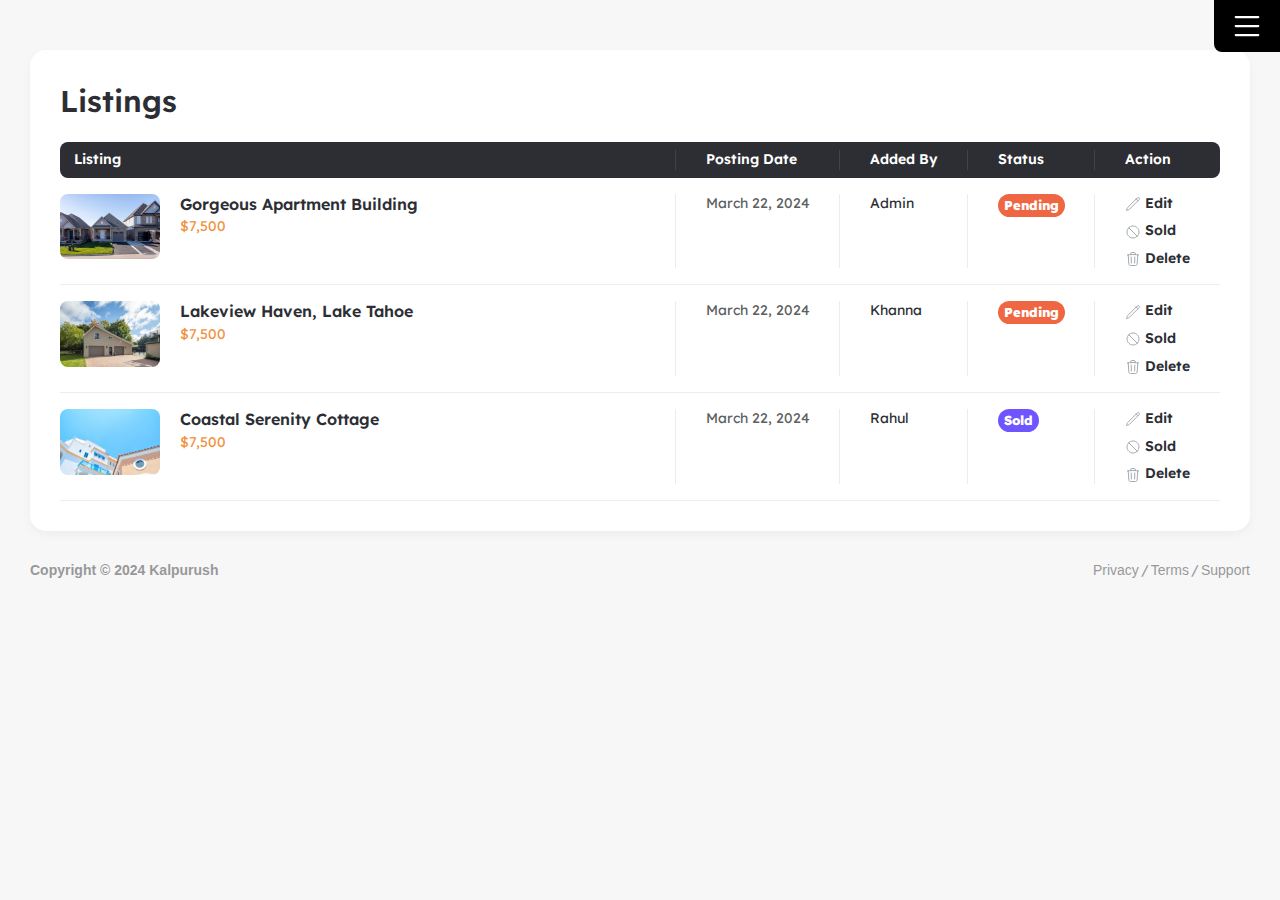
<file: listing-requests.html>
<!DOCTYPE html>
<html xmlns="http://www.w3.org/1999/xhtml" xml:lang="en-US" lang="en-US">

<head>
    <meta charset="utf-8" />
    <title></title>

    <meta name="description"
        content="Propty is a website specializing in buying and renting properties, connecting buyers and tenants with trusted property owners. With an easy-to-use interface and detailed information, Propty offers a fast and convenient property search experience.">

    <meta name="keywords"
        content=" RealEstate, RealEstate, Buy, Rent, Homes, Apartment, Listings, Sale, Rental, Housing">

    <meta name="author" content="kalpurursh.org" />

    <!-- Mobile Specific Metas -->
    <meta name="viewport" content="width=device-width, initial-scale=1, maximum-scale=1" />

    <!-- Theme Style -->

    <link rel="stylesheet" type="text/css" href="css/bootstrap.css" />
    <link rel="stylesheet" type="text/css" href="css/animate.min.css" />
    <link rel="stylesheet" type="text/css" href="css/jqueryui.min.css" />
    <link rel="stylesheet" type="text/css" href="css/styles.css" />

    <!-- Icon -->
    <link rel="stylesheet" type="text/css" href="icons/icomoon/style.css" />

    <!-- Favicon and Touch Icons  -->
    <link rel="shortcut icon" href="icons/favicon.png" />
    <link rel="apple-touch-icon-precomposed" href="icons/favicon.png" />
</head>

<body class="bg-dashboard">
    <!-- .wrapper -->
    <div id="wrapper" class="bg-4 ">

        <!-- .preload -->
        <div id="loading">
            <div id="loading-center">
                <div class="loader-container">
                    <div class="wrap-loader">
                        <div class="loader">
                        </div>
                        <div class="icon">
                            <img src="images/logo/loading.png" alt="">
                        </div>
                    </div>
                </div>
            </div>
        </div><!-- /.preload -->

        <!-- .header -->
        <div class="header-right ul-header-actions">
            <div class="button-show-hide show-mb">
                <span class="body-1"><svg xmlns="http://www.w3.org/2000/svg" width="36" height="36" fill="currentColor"
                        class="bi bi-list" viewBox="0 0 16 16">
                        <path fill-rule="evenodd"
                            d="M2.5 12a.5.5 0 0 1 .5-.5h10a.5.5 0 0 1 0 1H3a.5.5 0 0 1-.5-.5m0-4a.5.5 0 0 1 .5-.5h10a.5.5 0 0 1 0 1H3a.5.5 0 0 1-.5-.5m0-4a.5.5 0 0 1 .5-.5h10a.5.5 0 0 1 0 1H3a.5.5 0 0 1-.5-.5" />
                    </svg></span>
            </div>
        </div>


        <div class="page-layout">
            <!-- sidebar dashboard -->
            <div class="wrap-sidebar">
                <div class="sidebar-menu-dashboard">
                    <div class="menu-box">
                        <ul class="box-menu-dashboard">
                            <li class="nav-menu-item">
                                <a class="nav-menu-link" href="index.html">
                                    <svg width="20" height="20" viewBox="0 0 20 20" fill="none"
                                        xmlns="http://www.w3.org/2000/svg">
                                        <path
                                            d="M7.5 2.5H3.33333C2.8731 2.5 2.5 2.8731 2.5 3.33333V9.16667C2.5 9.6269 2.8731 10 3.33333 10H7.5C7.96024 10 8.33333 9.6269 8.33333 9.16667V3.33333C8.33333 2.8731 7.96024 2.5 7.5 2.5Z"
                                            stroke="#A8ABAE" stroke-width="1.4" stroke-linecap="round"
                                            stroke-linejoin="round" />
                                        <path
                                            d="M16.668 2.5H12.5013C12.0411 2.5 11.668 2.8731 11.668 3.33333V5.83333C11.668 6.29357 12.0411 6.66667 12.5013 6.66667H16.668C17.1282 6.66667 17.5013 6.29357 17.5013 5.83333V3.33333C17.5013 2.8731 17.1282 2.5 16.668 2.5Z"
                                            stroke="#A8ABAE" stroke-width="1.4" stroke-linecap="round"
                                            stroke-linejoin="round" />
                                        <path
                                            d="M16.668 10H12.5013C12.0411 10 11.668 10.3731 11.668 10.8333V16.6667C11.668 17.1269 12.0411 17.5 12.5013 17.5H16.668C17.1282 17.5 17.5013 17.1269 17.5013 16.6667V10.8333C17.5013 10.3731 17.1282 10 16.668 10Z"
                                            stroke="#A8ABAE" stroke-width="1.4" stroke-linecap="round"
                                            stroke-linejoin="round" />
                                        <path
                                            d="M7.5 13.3334H3.33333C2.8731 13.3334 2.5 13.7065 2.5 14.1667V16.6667C2.5 17.1269 2.8731 17.5 3.33333 17.5H7.5C7.96024 17.5 8.33333 17.1269 8.33333 16.6667V14.1667C8.33333 13.7065 7.96024 13.3334 7.5 13.3334Z"
                                            stroke="#A8ABAE" stroke-width="1.4" stroke-linecap="round"
                                            stroke-linejoin="round" />
                                    </svg>
                                    Dashboards
                                </a>
                            </li>
                            <li class="nav-menu-item">
                                <a class="nav-menu-link" href="my-save-search.html">
                                    <svg width="20" height="20" viewBox="0 0 20 20" fill="none"
                                        xmlns="http://www.w3.org/2000/svg">
                                        <path
                                            d="M12.082 18.3333H14.9987C15.4407 18.3333 15.8646 18.1577 16.1772 17.8451C16.4898 17.5326 16.6654 17.1087 16.6654 16.6666V5.83329L12.4987 1.66663H4.9987C4.55667 1.66663 4.13275 1.84222 3.82019 2.15478C3.50763 2.46734 3.33203 2.89127 3.33203 3.33329V6.66663"
                                            stroke="#A8ABAE" stroke-width="1.4" stroke-linecap="round"
                                            stroke-linejoin="round" />
                                        <path
                                            d="M11.668 1.66663V4.99996C11.668 5.44199 11.8436 5.86591 12.1561 6.17847C12.4687 6.49103 12.8926 6.66663 13.3346 6.66663H16.668"
                                            stroke="#A8ABAE" stroke-width="1.4" stroke-linecap="round"
                                            stroke-linejoin="round" />
                                        <path
                                            d="M2.49828 10.9167C2.24146 11.0649 2.02884 11.279 1.88235 11.5368C1.73587 11.7946 1.66082 12.0868 1.66494 12.3833V15.0833C1.65529 15.3802 1.72514 15.6742 1.86726 15.935C2.00937 16.1958 2.2186 16.4139 2.47328 16.5667L4.99828 18.0833C5.25385 18.2356 5.5455 18.3166 5.84297 18.3181C6.14044 18.3195 6.43288 18.2414 6.68994 18.0917L9.16494 16.5833C9.42176 16.4351 9.63438 16.221 9.78087 15.9632C9.92735 15.7054 10.0024 15.4132 9.99828 15.1167V12.4167C10.0079 12.1198 9.93808 11.8258 9.79596 11.565C9.65385 11.3042 9.44462 11.0861 9.18994 10.9333L6.66494 9.41666C6.40937 9.26442 6.11771 9.18337 5.82025 9.1819C5.52278 9.18044 5.23033 9.25862 4.97328 9.40832L2.49828 10.9167Z"
                                            stroke="#A8ABAE" stroke-width="1.4" stroke-linecap="round"
                                            stroke-linejoin="round" />
                                        <path d="M5.83203 14.1666V18.3333" stroke="#A8ABAE" stroke-width="1.4"
                                            stroke-linecap="round" stroke-linejoin="round" />
                                        <path d="M9.7513 11.8334L5.83464 14.1667L1.91797 11.8334" stroke="#A8ABAE"
                                            stroke-width="1.4" stroke-linecap="round" stroke-linejoin="round" />
                                    </svg>
                                    Agent Requests
                                </a>
                            </li>
                            <li class="nav-menu-item">
                                <a class="nav-menu-link" href="total-agent.html">
                                    <svg width="20" height="20" viewBox="0 0 20 20" fill="none"
                                        xmlns="http://www.w3.org/2000/svg">
                                        <path
                                            d="M2.5 7.5H17.5V15.8333C17.5 16.2754 17.3244 16.6993 17.0118 17.0118C16.6993 17.3244 16.2754 17.5 15.8333 17.5H4.16667C3.72464 17.5 3.30072 17.3244 2.98816 17.0118C2.67559 16.6993 2.5 16.2754 2.5 15.8333V7.5Z"
                                            stroke="#A8ABAE" stroke-width="1.4" stroke-linecap="round"
                                            stroke-linejoin="round" />
                                        <path
                                            d="M2.5 7.50004L4.54167 3.41671C4.6808 3.14059 4.89401 2.90861 5.15744 2.74673C5.42087 2.58484 5.72414 2.49943 6.03333 2.50004H13.9667C14.2773 2.49788 14.5823 2.58256 14.8473 2.74453C15.1124 2.9065 15.3269 3.13931 15.4667 3.41671L17.5 7.50004"
                                            stroke="#A8ABAE" stroke-width="1.4" stroke-linecap="round"
                                            stroke-linejoin="round" />
                                        <path d="M10 2.5V7.5" stroke="#A8ABAE" stroke-width="1.4" stroke-linecap="round"
                                            stroke-linejoin="round" />
                                    </svg>
                                    Total Agent
                                </a>
                            </li>
                            <li class="nav-menu-item active">
                                <a class="nav-menu-link" href="listing-requests.html">
                                    <svg width="20" height="20" viewBox="0 0 20 20" fill="none"
                                        xmlns="http://www.w3.org/2000/svg">
                                        <path
                                            d="M3.33203 18.3333H14.9987C15.4407 18.3333 15.8646 18.1577 16.1772 17.8451C16.4898 17.5326 16.6654 17.1087 16.6654 16.6666V5.83329L12.4987 1.66663H4.9987C4.55667 1.66663 4.13275 1.84222 3.82019 2.15478C3.50763 2.46734 3.33203 2.89127 3.33203 3.33329V4.99996"
                                            stroke="#A8ABAE" stroke-width="1.4" stroke-linecap="round"
                                            stroke-linejoin="round" />
                                        <path
                                            d="M11.668 1.66663V4.99996C11.668 5.44199 11.8436 5.86591 12.1561 6.17847C12.4687 6.49103 12.8926 6.66663 13.3346 6.66663H16.668"
                                            stroke="#A8ABAE" stroke-width="1.4" stroke-linecap="round"
                                            stroke-linejoin="round" />
                                        <path
                                            d="M8.574 8.91662C8.28934 8.63239 7.92648 8.43938 7.53169 8.3622C7.1369 8.28503 6.72807 8.32718 6.35733 8.48329C6.11566 8.58329 5.89066 8.73329 5.70733 8.92496L5.41566 9.20829L5.124 8.92496C4.84097 8.641 4.48002 8.44744 4.08689 8.36882C3.69376 8.29019 3.28613 8.33003 2.91566 8.48329C2.66566 8.58329 2.449 8.73329 2.25733 8.92496C1.46566 9.70829 1.424 11.0333 2.424 12.0416L5.41566 15L8.41566 12.0416C9.41566 11.0333 9.36566 9.70829 8.574 8.92496V8.91662Z"
                                            stroke="#A8ABAE" stroke-width="1.4" stroke-linecap="round"
                                            stroke-linejoin="round" />
                                    </svg>
                                    Listing Requests
                                </a>
                            </li>
                            <li class="nav-menu-item">
                                <a class="nav-menu-link" href="">
                                    <svg width="20" height="20" viewBox="0 0 20 20" fill="none"
                                        xmlns="http://www.w3.org/2000/svg">
                                        <path
                                            d="M8.91797 16.6666H3.33464C2.89261 16.6666 2.46868 16.491 2.15612 16.1785C1.84356 15.8659 1.66797 15.442 1.66797 15V4.16662C1.66797 3.7246 1.84356 3.30067 2.15612 2.98811C2.46868 2.67555 2.89261 2.49996 3.33464 2.49996H6.58464C6.86337 2.49723 7.13835 2.56445 7.38438 2.69547C7.63042 2.8265 7.83967 3.01715 7.99297 3.24996L8.66797 4.24996C8.81973 4.4804 9.02632 4.66956 9.26922 4.80046C9.51212 4.93136 9.78371 4.99991 10.0596 4.99996H16.668C17.11 4.99996 17.5339 5.17555 17.8465 5.48811C18.159 5.80067 18.3346 6.2246 18.3346 6.66662V10.0833"
                                            stroke="#A8ABAE" stroke-width="1.4" stroke-linecap="round"
                                            stroke-linejoin="round" />
                                        <path d="M17.5013 17.5L15.918 15.9166" stroke="#A8ABAE" stroke-width="1.4"
                                            stroke-linecap="round" stroke-linejoin="round" />
                                        <path
                                            d="M14.168 16.6666C15.5487 16.6666 16.668 15.5473 16.668 14.1666C16.668 12.7859 15.5487 11.6666 14.168 11.6666C12.7873 11.6666 11.668 12.7859 11.668 14.1666C11.668 15.5473 12.7873 16.6666 14.168 16.6666Z"
                                            stroke="#A8ABAE" stroke-width="1.4" stroke-linecap="round"
                                            stroke-linejoin="round" />
                                    </svg>
                                    Total Listing
                                </a>
                            </li>
                            <li class="nav-menu-item">
                                <a class="nav-menu-link" href="messages.html">
                                    <svg width="20" height="20" viewBox="0 0 20 20" fill="none"
                                        xmlns="http://www.w3.org/2000/svg">
                                        <path
                                            d="M17.5 12.5C17.5 12.942 17.3244 13.366 17.0118 13.6785C16.6993 13.9911 16.2754 14.1667 15.8333 14.1667H5.83333L2.5 17.5V4.16667C2.5 3.72464 2.67559 3.30072 2.98816 2.98816C3.30072 2.67559 3.72464 2.5 4.16667 2.5H15.8333C16.2754 2.5 16.6993 2.67559 17.0118 2.98816C17.3244 3.30072 17.5 3.72464 17.5 4.16667V12.5Z"
                                            stroke="#A8ABAE" stroke-width="1.4" stroke-linecap="round"
                                            stroke-linejoin="round" />
                                        <path
                                            d="M6.66797 9.99996C7.11 9.99996 7.53392 9.82436 7.84648 9.5118C8.15904 9.19924 8.33464 8.77532 8.33464 8.33329V6.66663H6.66797"
                                            stroke="#A8ABAE" stroke-width="1.4" stroke-linecap="round"
                                            stroke-linejoin="round" />
                                        <path
                                            d="M11.668 9.99996C12.11 9.99996 12.5339 9.82436 12.8465 9.5118C13.159 9.19924 13.3346 8.77532 13.3346 8.33329V6.66663H11.668"
                                            stroke="#A8ABAE" stroke-width="1.4" stroke-linecap="round"
                                            stroke-linejoin="round" />
                                    </svg>
                                    Messages
                                </a>
                            </li>
                            <li class="nav-menu-item">
                                <a class="nav-menu-link" href="">
                                    <svg width="20" height="20" viewBox="0 0 20 20" fill="none"
                                        xmlns="http://www.w3.org/2000/svg">
                                        <path
                                            d="M15 15C16.3807 15 17.5 13.8807 17.5 12.5C17.5 11.1193 16.3807 10 15 10C13.6193 10 12.5 11.1193 12.5 12.5C12.5 13.8807 13.6193 15 15 15Z"
                                            stroke="#A8ABAE" stroke-width="1.4" stroke-linecap="round"
                                            stroke-linejoin="round" />
                                        <path
                                            d="M7.5013 9.16667C9.34225 9.16667 10.8346 7.67428 10.8346 5.83333C10.8346 3.99238 9.34225 2.5 7.5013 2.5C5.66035 2.5 4.16797 3.99238 4.16797 5.83333C4.16797 7.67428 5.66035 9.16667 7.5013 9.16667Z"
                                            stroke="#A8ABAE" stroke-width="1.4" stroke-linecap="round"
                                            stroke-linejoin="round" />
                                        <path
                                            d="M8.33464 12.5H5.0013C4.11725 12.5 3.2694 12.8512 2.64428 13.4763C2.01916 14.1014 1.66797 14.9493 1.66797 15.8333V17.5"
                                            stroke="#A8ABAE" stroke-width="1.4" stroke-linecap="round"
                                            stroke-linejoin="round" />
                                        <path d="M18.082 13.6666L17.332 13.4166" stroke="#A8ABAE" stroke-width="1.4"
                                            stroke-linecap="round" stroke-linejoin="round" />
                                        <path d="M12.668 11.5834L11.918 11.3334" stroke="#A8ABAE" stroke-width="1.4"
                                            stroke-linecap="round" stroke-linejoin="round" />
                                        <path d="M13.832 15.5834L14.082 14.8334" stroke="#A8ABAE" stroke-width="1.4"
                                            stroke-linecap="round" stroke-linejoin="round" />
                                        <path d="M15.918 10.1666L16.168 9.41663" stroke="#A8ABAE" stroke-width="1.4"
                                            stroke-linecap="round" stroke-linejoin="round" />
                                        <path d="M16.3333 15.5833L16 14.75" stroke="#A8ABAE" stroke-width="1.4"
                                            stroke-linecap="round" stroke-linejoin="round" />
                                        <path d="M14.0013 10.25L13.668 9.41663" stroke="#A8ABAE" stroke-width="1.4"
                                            stroke-linecap="round" stroke-linejoin="round" />
                                        <path d="M11.918 13.8333L12.7513 13.5" stroke="#A8ABAE" stroke-width="1.4"
                                            stroke-linecap="round" stroke-linejoin="round" />
                                        <path d="M17.25 11.5L18.0833 11.1666" stroke="#A8ABAE" stroke-width="1.4"
                                            stroke-linecap="round" stroke-linejoin="round" />
                                    </svg>
                                    Profile
                                </a>
                            </li>
                            <li class="nav-menu-item">
                                <a class="nav-menu-link" href="">
                                    <svg width="20" height="20" viewBox="0 0 20 20" fill="none"
                                        xmlns="http://www.w3.org/2000/svg">
                                        <path
                                            d="M14.9987 4.16663L12.987 2.15496C12.6745 1.84238 12.2507 1.66672 11.8087 1.66663H4.9987C4.55667 1.66663 4.13275 1.84222 3.82019 2.15478C3.50763 2.46734 3.33203 2.89127 3.33203 3.33329V16.6666C3.33203 17.1087 3.50763 17.5326 3.82019 17.8451C4.13275 18.1577 4.55667 18.3333 4.9987 18.3333H14.9987C15.4407 18.3333 15.8646 18.1577 16.1772 17.8451C16.4898 17.5326 16.6654 17.1087 16.6654 16.6666"
                                            stroke="#A8ABAE" stroke-width="1.4" stroke-linecap="round"
                                            stroke-linejoin="round" />
                                        <path
                                            d="M17.8168 10.5217C18.1487 10.1897 18.3352 9.73947 18.3352 9.27C18.3352 8.80054 18.1487 8.3503 17.8168 8.01834C17.4848 7.68637 17.0346 7.49988 16.5651 7.49988C16.0956 7.49988 15.6454 7.68637 15.3134 8.01834L11.9718 11.3617C11.7736 11.5597 11.6286 11.8044 11.5501 12.0733L10.8526 14.465C10.8317 14.5367 10.8304 14.6127 10.849 14.6851C10.8675 14.7574 10.9052 14.8235 10.958 14.8763C11.0108 14.9291 11.0768 14.9668 11.1492 14.9853C11.2216 15.0038 11.2976 15.0026 11.3693 14.9817L13.7609 14.2842C14.0298 14.2057 14.2746 14.0606 14.4726 13.8625L17.8168 10.5217Z"
                                            stroke="#A8ABAE" stroke-width="1.4" stroke-linecap="round"
                                            stroke-linejoin="round" />
                                        <path d="M6.66797 15H7.5013" stroke="#A8ABAE" stroke-width="1.4"
                                            stroke-linecap="round" stroke-linejoin="round" />
                                    </svg>
                                    Add property
                                </a>
                            </li>
                            <li class="nav-menu-item">
                                <a class="nav-menu-link" href="">
                                    <svg width="20" height="20" viewBox="0 0 20 20" fill="none"
                                        xmlns="http://www.w3.org/2000/svg">
                                        <path
                                            d="M7.5 17.5H4.16667C3.72464 17.5 3.30072 17.3244 2.98816 17.0118C2.67559 16.6993 2.5 16.2754 2.5 15.8333V4.16667C2.5 3.72464 2.67559 3.30072 2.98816 2.98816C3.30072 2.67559 3.72464 2.5 4.16667 2.5H7.5"
                                            stroke="#A8ABAE" stroke-width="1.4" stroke-linecap="round"
                                            stroke-linejoin="round" />
                                        <path d="M13.332 14.1667L17.4987 10L13.332 5.83337" stroke="#A8ABAE"
                                            stroke-width="1.4" stroke-linecap="round" stroke-linejoin="round" />
                                        <path d="M17.5 10H7.5" stroke="#A8ABAE" stroke-width="1.4"
                                            stroke-linecap="round" stroke-linejoin="round" />
                                    </svg>
                                    Logout
                                </a>
                            </li>
                        </ul>
                    </div>

                </div>
            </div>
            <!-- /.end sidebar dashboard -->
            <!-- .main-content -->
            <div class="main-content w-100">
                <div class="main-content-inner wrap-dashboard-content">

                    <div class="widget-box-2 wd-listing mt-20">
                        <h3 class="title">Listings</h3>
                        <div class="wrap-table">
                            <div class="table-responsive">
                                <table>
                                    <thead>
                                        <tr>
                                            <th>Listing</th>
                                            <th>Posting Date</th>
                                            <th>Added By</th>
                                            <th>Status</th>
                                            <th>Action</th>
                                        </tr>
                                    </thead>
                                    <tbody>
                                        <tr class="file-delete">
                                            <td>
                                                <div class="listing-box">
                                                    <div class="images">
                                                        <img src="images/home/house-db-1.jpg" alt="images">
                                                    </div>
                                                    <div class="content">
                                                        <div class="title"><a href="property-detail.html"
                                                                class="link">Gorgeous Apartment Building</a> </div>
                                                        <div class="text-btn text-color-primary">$7,500</div>
                                                    </div>
                                                </div>
                                            </td>
                                            <td>
                                                March 22, 2024
                                            </td>
                                            <td>
                                                <a href="#"> Admin</a>
                                            </td>
                                            <td>
                                                <div class="status-wrap">
                                                    <a href="#" class="btn-status pending"> Pending</a>
                                                </div>
                                            </td>
                                            <td>
                                                <ul class="list-action">
                                                    <li><a class="item">
                                                            <svg width="16" height="16" viewBox="0 0 16 16" fill="none"
                                                                xmlns="http://www.w3.org/2000/svg">
                                                                <path
                                                                    d="M11.2413 2.9915L12.366 1.86616C12.6005 1.63171 12.9184 1.5 13.25 1.5C13.5816 1.5 13.8995 1.63171 14.134 1.86616C14.3685 2.10062 14.5002 2.4186 14.5002 2.75016C14.5002 3.08173 14.3685 3.39971 14.134 3.63416L4.55467 13.2135C4.20222 13.5657 3.76758 13.8246 3.29 13.9668L1.5 14.5002L2.03333 12.7102C2.17552 12.2326 2.43442 11.7979 2.78667 11.4455L11.242 2.9915H11.2413ZM11.2413 2.9915L13 4.75016"
                                                                    stroke="#A3ABB0" stroke-linecap="round"
                                                                    stroke-linejoin="round" />
                                                            </svg>
                                                            Edit</a>
                                                    </li>
                                                    <li><a class="item">
                                                            <svg width="16" height="16" viewBox="0 0 16 16" fill="none"
                                                                xmlns="http://www.w3.org/2000/svg">
                                                                <path
                                                                    d="M12.2427 12.2427C13.3679 11.1175 14.0001 9.59135 14.0001 8.00004C14.0001 6.40873 13.3679 4.8826 12.2427 3.75737C11.1175 2.63214 9.59135 2 8.00004 2C6.40873 2 4.8826 2.63214 3.75737 3.75737M12.2427 12.2427C11.1175 13.3679 9.59135 14.0001 8.00004 14.0001C6.40873 14.0001 4.8826 13.3679 3.75737 12.2427C2.63214 11.1175 2 9.59135 2 8.00004C2 6.40873 2.63214 4.8826 3.75737 3.75737M12.2427 12.2427L3.75737 3.75737"
                                                                    stroke="#A3ABB0" stroke-linecap="round"
                                                                    stroke-linejoin="round" />
                                                            </svg>

                                                            Sold</a>
                                                    </li>
                                                    <li><a class="remove-file item">
                                                            <svg width="16" height="16" viewBox="0 0 16 16" fill="none"
                                                                xmlns="http://www.w3.org/2000/svg">
                                                                <path
                                                                    d="M9.82667 6.00035L9.596 12.0003M6.404 12.0003L6.17333 6.00035M12.8187 3.86035C13.0467 3.89501 13.2733 3.93168 13.5 3.97101M12.8187 3.86035L12.1067 13.1157C12.0776 13.4925 11.9074 13.8445 11.63 14.1012C11.3527 14.3579 10.9886 14.5005 10.6107 14.5003H5.38933C5.0114 14.5005 4.64735 14.3579 4.36999 14.1012C4.09262 13.8445 3.92239 13.4925 3.89333 13.1157L3.18133 3.86035M12.8187 3.86035C12.0492 3.74403 11.2758 3.65574 10.5 3.59568M3.18133 3.86035C2.95333 3.89435 2.72667 3.93101 2.5 3.97035M3.18133 3.86035C3.95076 3.74403 4.72416 3.65575 5.5 3.59568M10.5 3.59568V2.98501C10.5 2.19835 9.89333 1.54235 9.10667 1.51768C8.36908 1.49411 7.63092 1.49411 6.89333 1.51768C6.10667 1.54235 5.5 2.19901 5.5 2.98501V3.59568M10.5 3.59568C8.83581 3.46707 7.16419 3.46707 5.5 3.59568"
                                                                    stroke="#A3ABB0" stroke-linecap="round"
                                                                    stroke-linejoin="round" />
                                                            </svg>
                                                            Delete</a>
                                                    </li>
                                                </ul>
                                            </td>
                                        </tr>
                                        <!-- col 3 -->
                                        <tr class="file-delete">
                                            <td>
                                                <div class="listing-box">
                                                    <div class="images">
                                                        <img src="images/home/house-db-3.jpg" alt="images">
                                                    </div>
                                                    <div class="content">
                                                        <div class="title"><a href="property-detail.html"
                                                                class="link">Lakeview Haven, Lake Tahoe</a> </div>
                                                        <div class="text-btn text-color-primary">$7,500</div>
                                                    </div>
                                                </div>
                                            </td>
                                            <td>
                                                March 22, 2024
                                            </td>
                                            <td>
                                                <div class="status-wrap">
                                                    <a href="#">Khanna</a>
                                                </div>
                                            </td>
                                            <td>
                                                <div class="status-wrap">
                                                    <a href="#" class="btn-status pending"> Pending</a>
                                                </div>
                                            </td>
                                            <td>
                                                <ul class="list-action">
                                                    <li><a class="item">
                                                            <svg width="16" height="16" viewBox="0 0 16 16" fill="none"
                                                                xmlns="http://www.w3.org/2000/svg">
                                                                <path
                                                                    d="M11.2413 2.9915L12.366 1.86616C12.6005 1.63171 12.9184 1.5 13.25 1.5C13.5816 1.5 13.8995 1.63171 14.134 1.86616C14.3685 2.10062 14.5002 2.4186 14.5002 2.75016C14.5002 3.08173 14.3685 3.39971 14.134 3.63416L4.55467 13.2135C4.20222 13.5657 3.76758 13.8246 3.29 13.9668L1.5 14.5002L2.03333 12.7102C2.17552 12.2326 2.43442 11.7979 2.78667 11.4455L11.242 2.9915H11.2413ZM11.2413 2.9915L13 4.75016"
                                                                    stroke="#A3ABB0" stroke-linecap="round"
                                                                    stroke-linejoin="round" />
                                                            </svg>
                                                            Edit</a>
                                                    </li>
                                                    <li><a class="item">
                                                            <svg width="16" height="16" viewBox="0 0 16 16" fill="none"
                                                                xmlns="http://www.w3.org/2000/svg">
                                                                <path
                                                                    d="M12.2427 12.2427C13.3679 11.1175 14.0001 9.59135 14.0001 8.00004C14.0001 6.40873 13.3679 4.8826 12.2427 3.75737C11.1175 2.63214 9.59135 2 8.00004 2C6.40873 2 4.8826 2.63214 3.75737 3.75737M12.2427 12.2427C11.1175 13.3679 9.59135 14.0001 8.00004 14.0001C6.40873 14.0001 4.8826 13.3679 3.75737 12.2427C2.63214 11.1175 2 9.59135 2 8.00004C2 6.40873 2.63214 4.8826 3.75737 3.75737M12.2427 12.2427L3.75737 3.75737"
                                                                    stroke="#A3ABB0" stroke-linecap="round"
                                                                    stroke-linejoin="round" />
                                                            </svg>

                                                            Sold</a>
                                                    </li>
                                                    <li><a class="remove-file item">
                                                            <svg width="16" height="16" viewBox="0 0 16 16" fill="none"
                                                                xmlns="http://www.w3.org/2000/svg">
                                                                <path
                                                                    d="M9.82667 6.00035L9.596 12.0003M6.404 12.0003L6.17333 6.00035M12.8187 3.86035C13.0467 3.89501 13.2733 3.93168 13.5 3.97101M12.8187 3.86035L12.1067 13.1157C12.0776 13.4925 11.9074 13.8445 11.63 14.1012C11.3527 14.3579 10.9886 14.5005 10.6107 14.5003H5.38933C5.0114 14.5005 4.64735 14.3579 4.36999 14.1012C4.09262 13.8445 3.92239 13.4925 3.89333 13.1157L3.18133 3.86035M12.8187 3.86035C12.0492 3.74403 11.2758 3.65574 10.5 3.59568M3.18133 3.86035C2.95333 3.89435 2.72667 3.93101 2.5 3.97035M3.18133 3.86035C3.95076 3.74403 4.72416 3.65575 5.5 3.59568M10.5 3.59568V2.98501C10.5 2.19835 9.89333 1.54235 9.10667 1.51768C8.36908 1.49411 7.63092 1.49411 6.89333 1.51768C6.10667 1.54235 5.5 2.19901 5.5 2.98501V3.59568M10.5 3.59568C8.83581 3.46707 7.16419 3.46707 5.5 3.59568"
                                                                    stroke="#A3ABB0" stroke-linecap="round"
                                                                    stroke-linejoin="round" />
                                                            </svg>
                                                            Delete</a>
                                                    </li>
                                                </ul>
                                            </td>
                                        </tr>
                                        <!-- col 4 -->
                                        <tr class="file-delete">
                                            <td>
                                                <div class="listing-box">
                                                    <div class="images">
                                                        <img src="images/home/house-db-4.jpg" alt="images">
                                                    </div>
                                                    <div class="content">
                                                        <div class="title"><a href="property-detail.html"
                                                                class="link">Coastal Serenity Cottage</a> </div>
                                                        <div class="text-btn text-color-primary">$7,500</div>
                                                    </div>
                                                </div>
                                            </td>
                                            <td>
                                                March 22, 2024
                                            </td>
                                            <td>
                                                <div class="status-wrap">
                                                    <a href="#">Rahul</a>
                                                </div>
                                            </td>
                                            <td>
                                                <div class="status-wrap">
                                                    <a href="#" class="btn-status sold">Sold</a>
                                                </div>
                                            </td>
                                            <td>
                                                <ul class="list-action">
                                                    <li><a class="item">
                                                            <svg width="16" height="16" viewBox="0 0 16 16" fill="none"
                                                                xmlns="http://www.w3.org/2000/svg">
                                                                <path
                                                                    d="M11.2413 2.9915L12.366 1.86616C12.6005 1.63171 12.9184 1.5 13.25 1.5C13.5816 1.5 13.8995 1.63171 14.134 1.86616C14.3685 2.10062 14.5002 2.4186 14.5002 2.75016C14.5002 3.08173 14.3685 3.39971 14.134 3.63416L4.55467 13.2135C4.20222 13.5657 3.76758 13.8246 3.29 13.9668L1.5 14.5002L2.03333 12.7102C2.17552 12.2326 2.43442 11.7979 2.78667 11.4455L11.242 2.9915H11.2413ZM11.2413 2.9915L13 4.75016"
                                                                    stroke="#A3ABB0" stroke-linecap="round"
                                                                    stroke-linejoin="round" />
                                                            </svg>
                                                            Edit</a>
                                                    </li>
                                                    <li><a class="item">
                                                            <svg width="16" height="16" viewBox="0 0 16 16" fill="none"
                                                                xmlns="http://www.w3.org/2000/svg">
                                                                <path
                                                                    d="M12.2427 12.2427C13.3679 11.1175 14.0001 9.59135 14.0001 8.00004C14.0001 6.40873 13.3679 4.8826 12.2427 3.75737C11.1175 2.63214 9.59135 2 8.00004 2C6.40873 2 4.8826 2.63214 3.75737 3.75737M12.2427 12.2427C11.1175 13.3679 9.59135 14.0001 8.00004 14.0001C6.40873 14.0001 4.8826 13.3679 3.75737 12.2427C2.63214 11.1175 2 9.59135 2 8.00004C2 6.40873 2.63214 4.8826 3.75737 3.75737M12.2427 12.2427L3.75737 3.75737"
                                                                    stroke="#A3ABB0" stroke-linecap="round"
                                                                    stroke-linejoin="round" />
                                                            </svg>
                                                            Sold</a>
                                                    </li>
                                                    <li><a class="remove-file item">
                                                            <svg width="16" height="16" viewBox="0 0 16 16" fill="none"
                                                                xmlns="http://www.w3.org/2000/svg">
                                                                <path
                                                                    d="M9.82667 6.00035L9.596 12.0003M6.404 12.0003L6.17333 6.00035M12.8187 3.86035C13.0467 3.89501 13.2733 3.93168 13.5 3.97101M12.8187 3.86035L12.1067 13.1157C12.0776 13.4925 11.9074 13.8445 11.63 14.1012C11.3527 14.3579 10.9886 14.5005 10.6107 14.5003H5.38933C5.0114 14.5005 4.64735 14.3579 4.36999 14.1012C4.09262 13.8445 3.92239 13.4925 3.89333 13.1157L3.18133 3.86035M12.8187 3.86035C12.0492 3.74403 11.2758 3.65574 10.5 3.59568M3.18133 3.86035C2.95333 3.89435 2.72667 3.93101 2.5 3.97035M3.18133 3.86035C3.95076 3.74403 4.72416 3.65575 5.5 3.59568M10.5 3.59568V2.98501C10.5 2.19835 9.89333 1.54235 9.10667 1.51768C8.36908 1.49411 7.63092 1.49411 6.89333 1.51768C6.10667 1.54235 5.5 2.19901 5.5 2.98501V3.59568M10.5 3.59568C8.83581 3.46707 7.16419 3.46707 5.5 3.59568"
                                                                    stroke="#A3ABB0" stroke-linecap="round"
                                                                    stroke-linejoin="round" />
                                                            </svg>
                                                            Delete</a>
                                                    </li>
                                                </ul>
                                            </td>
                                        </tr>


                                    </tbody>
                                </table>
                            </div>
                        </div>
                    </div>
                    <!-- .footer-dashboard -->
                    <div class="footer-dashboard">
                        <p>Copyright © 2024 Kalpurush</p>
                        <ul class="list">
                            <li><a href="#">Privacy</a></li>
                            <li><a href="#">Terms</a></li>
                            <li><a href="#">Support</a></li>
                        </ul>
                    </div><!-- .footer-dashboard -->
                </div>
                <div class="overlay-dashboard"></div>


            </div><!-- /.main-content -->


        </div>

    </div>
    <!-- /wrapper -->

    <!-- .login -->
    <div class="modal modal-account fade" id="modalLogin">
        <div class="modal-dialog modal-dialog-centered">
            <div class="modal-content">
                <div class="flat-account">
                    <div class="banner-account">
                        <img src="images/section/banner-login.jpg" alt="banner">
                    </div>
                    <form class="form-account">
                        <div class="title-box">
                            <h4>Login</h4>
                            <span class="close-modal icon-close" data-bs-dismiss="modal"></span>
                        </div>
                        <div class="box">
                            <fieldset class="box-fieldset">
                                <label for="nameAccount">Account</label>
                                <div class="ip-field">
                                    <svg class="icon" width="18" height="18" viewBox="0 0 18 18" fill="none"
                                        xmlns="http://www.w3.org/2000/svg">
                                        <path
                                            d="M13.4869 14.0435C12.9628 13.3497 12.2848 12.787 11.5063 12.3998C10.7277 12.0126 9.86989 11.8115 9.00038 11.8123C8.13086 11.8115 7.27304 12.0126 6.49449 12.3998C5.71594 12.787 5.03793 13.3497 4.51388 14.0435M13.4869 14.0435C14.5095 13.1339 15.2307 11.9349 15.5563 10.6056C15.8818 9.27625 15.7956 7.87934 15.309 6.60014C14.8224 5.32093 13.9584 4.21986 12.8317 3.44295C11.7049 2.66604 10.3686 2.25 9 2.25C7.63137 2.25 6.29508 2.66604 5.16833 3.44295C4.04158 4.21986 3.17762 5.32093 2.69103 6.60014C2.20443 7.87934 2.11819 9.27625 2.44374 10.6056C2.76929 11.9349 3.49125 13.1339 4.51388 14.0435M13.4869 14.0435C12.2524 15.1447 10.6546 15.7521 9.00038 15.7498C7.3459 15.7523 5.74855 15.1448 4.51388 14.0435M11.2504 7.31228C11.2504 7.90902 11.0133 8.48131 10.5914 8.90327C10.1694 9.32523 9.59711 9.56228 9.00038 9.56228C8.40364 9.56228 7.83134 9.32523 7.40939 8.90327C6.98743 8.48131 6.75038 7.90902 6.75038 7.31228C6.75038 6.71554 6.98743 6.14325 7.40939 5.72129C7.83134 5.29933 8.40364 5.06228 9.00038 5.06228C9.59711 5.06228 10.1694 5.29933 10.5914 5.72129C11.0133 6.14325 11.2504 6.71554 11.2504 7.31228Z"
                                            stroke="#A3ABB0" stroke-linecap="round" stroke-linejoin="round" />
                                    </svg>
                                    <input type="text" class="form-control" id="nameAccount" placeholder="Your name">
                                </div>
                            </fieldset>
                            <fieldset class="box-fieldset">
                                <label for="pass">Password</label>
                                <div class="ip-field">
                                    <svg class="icon" width="18" height="18" viewBox="0 0 18 18" fill="none"
                                        xmlns="http://www.w3.org/2000/svg">
                                        <path
                                            d="M12.375 7.875V5.0625C12.375 4.16739 12.0194 3.30895 11.3865 2.67601C10.7535 2.04308 9.89511 1.6875 9 1.6875C8.10489 1.6875 7.24645 2.04308 6.61351 2.67601C5.98058 3.30895 5.625 4.16739 5.625 5.0625V7.875M5.0625 16.3125H12.9375C13.3851 16.3125 13.8143 16.1347 14.1307 15.8182C14.4472 15.5018 14.625 15.0726 14.625 14.625V9.5625C14.625 9.11495 14.4472 8.68573 14.1307 8.36926C13.8143 8.05279 13.3851 7.875 12.9375 7.875H5.0625C4.61495 7.875 4.18573 8.05279 3.86926 8.36926C3.55279 8.68573 3.375 9.11495 3.375 9.5625V14.625C3.375 15.0726 3.55279 15.5018 3.86926 15.8182C4.18573 16.1347 4.61495 16.3125 5.0625 16.3125Z"
                                            stroke="#A3ABB0" stroke-linecap="round" stroke-linejoin="round" />
                                    </svg>
                                    <input type="text" class="form-control" id="pass" placeholder="Your password">
                                </div>
                                <div class="text-forgot text-end"><a href="#">Forgot password</a></div>

                            </fieldset>
                        </div>
                        <div class="box box-btn">
                            <a href="index.html" class="tf-btn bg-color-primary w-100">Login</a>
                            <div class="text text-center">Don’t you have an account? <a href="#modalRegister"
                                    data-bs-toggle="modal" class="text-color-primary">Register</a></div>
                        </div>
                        <p class="box text-center caption-2">or login with</p>
                        <div class="group-btn">
                            <a href="#" class="btn-social">
                                <svg width="21" height="20" viewBox="0 0 21 20" fill="none"
                                    xmlns="http://www.w3.org/2000/svg">
                                    <g clip-path="url(#clip0_2478_11334)">
                                        <path
                                            d="M4.93242 12.0863L4.23625 14.6852L1.69176 14.739C0.931328 13.3286 0.5 11.7149 0.5 10C0.5 8.34179 0.903281 6.77804 1.61812 5.40112H1.61867L3.88398 5.81644L4.87633 8.06815C4.66863 8.67366 4.55543 9.32366 4.55543 10C4.55551 10.7341 4.68848 11.4374 4.93242 12.0863Z"
                                            fill="#FBBB00" />
                                        <path
                                            d="M20.3242 8.1319C20.439 8.73682 20.4989 9.36155 20.4989 10C20.4989 10.716 20.4236 11.4143 20.2802 12.088C19.7934 14.3803 18.5214 16.3819 16.7594 17.7984L16.7588 17.7978L13.9055 17.6522L13.5017 15.1314C14.6709 14.4456 15.5847 13.3726 16.066 12.088H10.7188V8.1319H20.3242Z"
                                            fill="#518EF8" />
                                        <path
                                            d="M16.7595 17.7978L16.7601 17.7984C15.0464 19.1758 12.8694 20 10.4996 20C6.69141 20 3.38043 17.8715 1.69141 14.739L4.93207 12.0863C5.77656 14.3401 7.95074 15.9445 10.4996 15.9445C11.5952 15.9445 12.6216 15.6484 13.5024 15.1313L16.7595 17.7978Z"
                                            fill="#28B446" />
                                        <path
                                            d="M16.882 2.30219L13.6425 4.95437C12.7309 4.38461 11.6534 4.05547 10.4991 4.05547C7.89246 4.05547 5.67762 5.73348 4.87543 8.06812L1.61773 5.40109H1.61719C3.28148 2.1923 6.63422 0 10.4991 0C12.9254 0 15.1502 0.864297 16.882 2.30219Z"
                                            fill="#F14336" />
                                    </g>
                                    <defs>
                                        <clipPath id="clip0_2478_11334">
                                            <rect width="20" height="20" fill="white" transform="translate(0.5)" />
                                        </clipPath>
                                    </defs>
                                </svg>

                                Google
                            </a>
                            <a href="#" class="btn-social">
                                <svg width="21" height="20" viewBox="0 0 21 20" fill="none"
                                    xmlns="http://www.w3.org/2000/svg">
                                    <path
                                        d="M20.5 10C20.5 14.9914 16.843 19.1285 12.0625 19.8785V12.8906H14.3926L14.8359 10H12.0625V8.12422C12.0625 7.3332 12.45 6.5625 13.6922 6.5625H14.9531V4.10156C14.9531 4.10156 13.8086 3.90625 12.7145 3.90625C10.4305 3.90625 8.9375 5.29063 8.9375 7.79688V10H6.39844V12.8906H8.9375V19.8785C4.15703 19.1285 0.5 14.9914 0.5 10C0.5 4.47734 4.97734 0 10.5 0C16.0227 0 20.5 4.47734 20.5 10Z"
                                        fill="#1877F2" />
                                    <path
                                        d="M14.3926 12.8906L14.8359 10H12.0625V8.12418C12.0625 7.33336 12.4499 6.5625 13.6921 6.5625H14.9531V4.10156C14.9531 4.10156 13.8088 3.90625 12.7146 3.90625C10.4304 3.90625 8.9375 5.29063 8.9375 7.79688V10H6.39844V12.8906H8.9375V19.8785C9.44664 19.9584 9.96844 20 10.5 20C11.0316 20 11.5534 19.9584 12.0625 19.8785V12.8906H14.3926Z"
                                        fill="white" />
                                </svg>

                                Facebook
                            </a>

                        </div>
                    </form>
                </div>
            </div>
        </div>
    </div> <!-- /.login -->

    <!-- register -->
    <div class="modal modal-account fade" id="modalRegister">
        <div class="modal-dialog modal-dialog-centered">
            <div class="modal-content">
                <div class="flat-account">
                    <div class="banner-account">
                        <img src="images/section/banner-register.jpg" alt="banner">
                    </div>
                    <form class="form-account">
                        <div class="title-box">
                            <h4>Register</h4>
                            <span class="close-modal icon-close" data-bs-dismiss="modal"></span>
                        </div>
                        <div class="box">
                            <fieldset class="box-fieldset">
                                <label for="username">User name</label>
                                <div class="ip-field">
                                    <svg class="icon" width="18" height="18" viewBox="0 0 18 18" fill="none"
                                        xmlns="http://www.w3.org/2000/svg">
                                        <path
                                            d="M13.4869 14.0435C12.9628 13.3497 12.2848 12.787 11.5063 12.3998C10.7277 12.0126 9.86989 11.8115 9.00038 11.8123C8.13086 11.8115 7.27304 12.0126 6.49449 12.3998C5.71594 12.787 5.03793 13.3497 4.51388 14.0435M13.4869 14.0435C14.5095 13.1339 15.2307 11.9349 15.5563 10.6056C15.8818 9.27625 15.7956 7.87934 15.309 6.60014C14.8224 5.32093 13.9584 4.21986 12.8317 3.44295C11.7049 2.66604 10.3686 2.25 9 2.25C7.63137 2.25 6.29508 2.66604 5.16833 3.44295C4.04158 4.21986 3.17762 5.32093 2.69103 6.60014C2.20443 7.87934 2.11819 9.27625 2.44374 10.6056C2.76929 11.9349 3.49125 13.1339 4.51388 14.0435M13.4869 14.0435C12.2524 15.1447 10.6546 15.7521 9.00038 15.7498C7.3459 15.7523 5.74855 15.1448 4.51388 14.0435M11.2504 7.31228C11.2504 7.90902 11.0133 8.48131 10.5914 8.90327C10.1694 9.32523 9.59711 9.56228 9.00038 9.56228C8.40364 9.56228 7.83134 9.32523 7.40939 8.90327C6.98743 8.48131 6.75038 7.90902 6.75038 7.31228C6.75038 6.71554 6.98743 6.14325 7.40939 5.72129C7.83134 5.29933 8.40364 5.06228 9.00038 5.06228C9.59711 5.06228 10.1694 5.29933 10.5914 5.72129C11.0133 6.14325 11.2504 6.71554 11.2504 7.31228Z"
                                            stroke="#A3ABB0" stroke-linecap="round" stroke-linejoin="round" />
                                    </svg>
                                    <input type="text" class="form-control" id="username" placeholder="User name">
                                </div>
                            </fieldset>
                            <fieldset class="box-fieldset">
                                <label for="email">Email address</label>
                                <div class="ip-field">
                                    <svg class="icon" width="18" height="18" viewBox="0 0 18 18" fill="none"
                                        xmlns="http://www.w3.org/2000/svg">
                                        <path
                                            d="M16.3125 5.0625V12.9375C16.3125 13.3851 16.1347 13.8143 15.8182 14.1307C15.5018 14.4472 15.0726 14.625 14.625 14.625H3.375C2.92745 14.625 2.49822 14.4472 2.18176 14.1307C1.86529 13.8143 1.6875 13.3851 1.6875 12.9375V5.0625M16.3125 5.0625C16.3125 4.61495 16.1347 4.18573 15.8182 3.86926C15.5018 3.55279 15.0726 3.375 14.625 3.375H3.375C2.92745 3.375 2.49822 3.55279 2.18176 3.86926C1.86529 4.18573 1.6875 4.61495 1.6875 5.0625M16.3125 5.0625V5.24475C16.3125 5.53286 16.2388 5.81618 16.0983 6.06772C15.9578 6.31926 15.7553 6.53065 15.51 6.68175L9.885 10.143C9.61891 10.3069 9.31252 10.3937 9 10.3937C8.68748 10.3937 8.38109 10.3069 8.115 10.143L2.49 6.6825C2.24469 6.5314 2.04215 6.32001 1.90168 6.06847C1.7612 5.81693 1.68747 5.53361 1.6875 5.2455V5.0625"
                                            stroke="#A3ABB0" stroke-linecap="round" stroke-linejoin="round" />
                                    </svg>

                                    <input type="text" class="form-control" id="email" placeholder="Email address">
                                </div>

                            </fieldset>
                            <fieldset class="box-fieldset">
                                <label for="pass2">Password</label>
                                <div class="ip-field">
                                    <svg class="icon" width="18" height="18" viewBox="0 0 18 18" fill="none"
                                        xmlns="http://www.w3.org/2000/svg">
                                        <path
                                            d="M12.375 7.875V5.0625C12.375 4.16739 12.0194 3.30895 11.3865 2.67601C10.7535 2.04308 9.89511 1.6875 9 1.6875C8.10489 1.6875 7.24645 2.04308 6.61351 2.67601C5.98058 3.30895 5.625 4.16739 5.625 5.0625V7.875M5.0625 16.3125H12.9375C13.3851 16.3125 13.8143 16.1347 14.1307 15.8182C14.4472 15.5018 14.625 15.0726 14.625 14.625V9.5625C14.625 9.11495 14.4472 8.68573 14.1307 8.36926C13.8143 8.05279 13.3851 7.875 12.9375 7.875H5.0625C4.61495 7.875 4.18573 8.05279 3.86926 8.36926C3.55279 8.68573 3.375 9.11495 3.375 9.5625V14.625C3.375 15.0726 3.55279 15.5018 3.86926 15.8182C4.18573 16.1347 4.61495 16.3125 5.0625 16.3125Z"
                                            stroke="#A3ABB0" stroke-linecap="round" stroke-linejoin="round" />
                                    </svg>
                                    <input type="password" class="form-control" id="pass2" placeholder="Your password">
                                </div>
                            </fieldset>
                            <fieldset class="box-fieldset">
                                <label for="confirm">Confirm password</label>
                                <div class="ip-field">
                                    <svg class="icon" width="18" height="18" viewBox="0 0 18 18" fill="none"
                                        xmlns="http://www.w3.org/2000/svg">
                                        <path
                                            d="M12.375 7.875V5.0625C12.375 4.16739 12.0194 3.30895 11.3865 2.67601C10.7535 2.04308 9.89511 1.6875 9 1.6875C8.10489 1.6875 7.24645 2.04308 6.61351 2.67601C5.98058 3.30895 5.625 4.16739 5.625 5.0625V7.875M5.0625 16.3125H12.9375C13.3851 16.3125 13.8143 16.1347 14.1307 15.8182C14.4472 15.5018 14.625 15.0726 14.625 14.625V9.5625C14.625 9.11495 14.4472 8.68573 14.1307 8.36926C13.8143 8.05279 13.3851 7.875 12.9375 7.875H5.0625C4.61495 7.875 4.18573 8.05279 3.86926 8.36926C3.55279 8.68573 3.375 9.11495 3.375 9.5625V14.625C3.375 15.0726 3.55279 15.5018 3.86926 15.8182C4.18573 16.1347 4.61495 16.3125 5.0625 16.3125Z"
                                            stroke="#A3ABB0" stroke-linecap="round" stroke-linejoin="round" />
                                    </svg>
                                    <input type="password" class="form-control" id="confirm"
                                        placeholder="Confirm password">
                                </div>
                            </fieldset>
                        </div>
                        <div class="box box-btn">
                            <a href="index.html" class="tf-btn bg-color-primary w-full">Sign Up</a>
                            <div class="text text-center">Don’t you have an account? <a href="#modalLogin"
                                    data-bs-toggle="modal" class="text-color-primary">Sign In</a></div>
                        </div>
                        <p class="box text-center caption-2">or login with</p>
                        <div class="group-btn">
                            <a href="#" class="btn-social">
                                <svg width="21" height="20" viewBox="0 0 21 20" fill="none"
                                    xmlns="http://www.w3.org/2000/svg">
                                    <g clip-path="url(#clip0_2478_12036)">
                                        <path
                                            d="M4.93242 12.0863L4.23625 14.6852L1.69176 14.739C0.931328 13.3286 0.5 11.7149 0.5 10C0.5 8.34179 0.903281 6.77804 1.61812 5.40112H1.61867L3.88398 5.81644L4.87633 8.06815C4.66863 8.67366 4.55543 9.32366 4.55543 10C4.55551 10.7341 4.68848 11.4374 4.93242 12.0863Z"
                                            fill="#FBBB00" />
                                        <path
                                            d="M20.3242 8.1319C20.439 8.73682 20.4989 9.36155 20.4989 10C20.4989 10.716 20.4236 11.4143 20.2802 12.088C19.7934 14.3803 18.5214 16.3819 16.7594 17.7984L16.7588 17.7978L13.9055 17.6522L13.5017 15.1314C14.6709 14.4456 15.5847 13.3726 16.066 12.088H10.7188V8.1319H20.3242Z"
                                            fill="#518EF8" />
                                        <path
                                            d="M16.7595 17.7978L16.7601 17.7984C15.0464 19.1758 12.8694 20 10.4996 20C6.69141 20 3.38043 17.8715 1.69141 14.739L4.93207 12.0863C5.77656 14.3401 7.95074 15.9445 10.4996 15.9445C11.5952 15.9445 12.6216 15.6484 13.5024 15.1313L16.7595 17.7978Z"
                                            fill="#28B446" />
                                        <path
                                            d="M16.882 2.30219L13.6425 4.95437C12.7309 4.38461 11.6534 4.05547 10.4991 4.05547C7.89246 4.05547 5.67762 5.73348 4.87543 8.06812L1.61773 5.40109H1.61719C3.28148 2.1923 6.63422 0 10.4991 0C12.9254 0 15.1502 0.864297 16.882 2.30219Z"
                                            fill="#F14336" />
                                    </g>
                                    <defs>
                                        <clipPath id="clip0_2478_12036">
                                            <rect width="20" height="20" fill="white" transform="translate(0.5)" />
                                        </clipPath>
                                    </defs>
                                </svg>

                                Google
                            </a>
                            <a href="#" class="btn-social">
                                <svg width="21" height="20" viewBox="0 0 21 20" fill="none"
                                    xmlns="http://www.w3.org/2000/svg">
                                    <g clip-path="url(#clip0_2478_12044)">
                                        <path
                                            d="M20.5 10C20.5 14.9914 16.843 19.1285 12.0625 19.8785V12.8906H14.3926L14.8359 10H12.0625V8.12422C12.0625 7.3332 12.45 6.5625 13.6922 6.5625H14.9531V4.10156C14.9531 4.10156 13.8086 3.90625 12.7145 3.90625C10.4305 3.90625 8.9375 5.29063 8.9375 7.79688V10H6.39844V12.8906H8.9375V19.8785C4.15703 19.1285 0.5 14.9914 0.5 10C0.5 4.47734 4.97734 0 10.5 0C16.0227 0 20.5 4.47734 20.5 10Z"
                                            fill="#1877F2" />
                                        <path
                                            d="M14.3926 12.8906L14.8359 10H12.0625V8.12418C12.0625 7.33336 12.4499 6.5625 13.6921 6.5625H14.9531V4.10156C14.9531 4.10156 13.8088 3.90625 12.7146 3.90625C10.4304 3.90625 8.9375 5.29063 8.9375 7.79688V10H6.39844V12.8906H8.9375V19.8785C9.44664 19.9584 9.96844 20 10.5 20C11.0316 20 11.5534 19.9584 12.0625 19.8785V12.8906H14.3926Z"
                                            fill="white" />
                                    </g>
                                    <defs>
                                        <clipPath id="clip0_2478_12044">
                                            <rect width="20" height="20" fill="white" transform="translate(0.5)" />
                                        </clipPath>
                                    </defs>
                                </svg>
                                Facebook
                            </a>
                        </div>
                    </form>
                </div>
            </div>
        </div>
    </div> <!-- register -->


    <!-- .prograss -->
    <div class="progress-wrap">
        <svg class="progress-circle svg-content" width="100%" height="100%" viewBox="-1 -1 102 102">
            <path d="M50,1 a49,49 0 0,1 0,98 a49,49 0 0,1 0,-98"
                style="transition: stroke-dashoffset 10ms linear; stroke-dasharray: 307.919, 307.919; stroke-dashoffset: 307.919;">
            </path>
        </svg>
    </div> <!-- /.prograss -->
    <!-- Javascript -->
    <script type="text/javascript" src="js/bootstrap.min.js"></script>
    <script type="text/javascript" src="js/jquery.min.js"></script>
    <script type="text/javascript" src="js/lazysize.min.js"></script>
    <script type="text/javascript" src="js/jqueryui.min.js"></script>
    <script type="text/javascript" src="js/jquery.nice-select.min.js"></script>
    <script type="text/javascript" src="js/main.js"></script>
    <!-- /Javascript -->

</body>

</html>
</file>
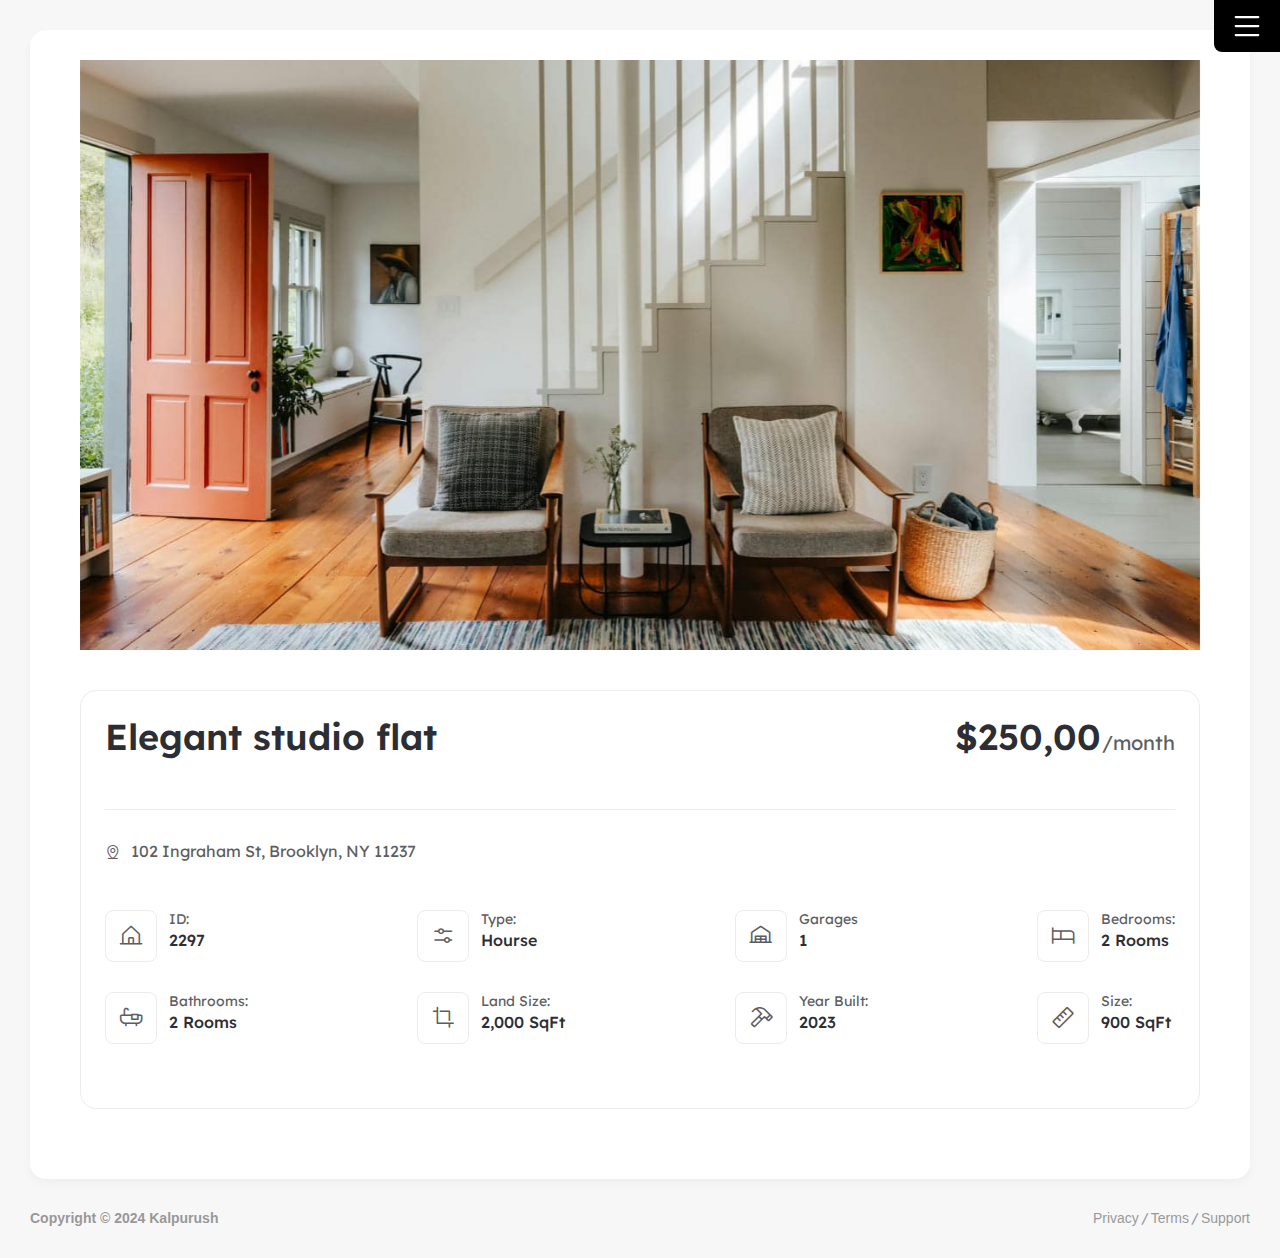
<file: property-detail.html>
<!DOCTYPE html>
<html xmlns="http://www.w3.org/1999/xhtml" xml:lang="en-US" lang="en-US">

<head>
    <meta charset="utf-8" />
    <title></title>

    <meta name="description"
        content="Propty is a website specializing in buying and renting properties, connecting buyers and tenants with trusted property owners. With an easy-to-use interface and detailed information, Propty offers a fast and convenient property search experience.">

    <meta name="keywords"
        content=" RealEstate, RealEstate, Buy, Rent, Homes, Apartment, Listings, Sale, Rental, Housing">

    <meta name="author" content="kalpurursh.org" />

    <!-- Mobile Specific Metas -->
    <meta name="viewport" content="width=device-width, initial-scale=1, maximum-scale=1" />

    <!-- Theme Style -->

    <link rel="stylesheet" type="text/css" href="css/bootstrap.css" />
    <link rel="stylesheet" type="text/css" href="css/animate.min.css" />
    <link rel="stylesheet" type="text/css" href="css/jqueryui.min.css" />
    <link rel="stylesheet" type="text/css" href="css/styles.css" />

    <!-- Icon -->
    <link rel="stylesheet" type="text/css" href="icons/icomoon/style.css" />

    <!-- Favicon and Touch Icons  -->
    <link rel="shortcut icon" href="icons/favicon.png" />
    <link rel="apple-touch-icon-precomposed" href="icons/favicon.png" />
</head>

<body class="bg-dashboard">
    <!-- .wrapper -->
    <div id="wrapper" class="bg-4 ">

        <!-- .preload -->
        <div id="loading">
            <div id="loading-center">
                <div class="loader-container">
                    <div class="wrap-loader">
                        <div class="loader">
                        </div>
                        <div class="icon">
                            <img src="images/logo/loading.png" alt="">
                        </div>
                    </div>
                </div>
            </div>
        </div><!-- /.preload -->

        <!-- .header -->
        <div class="header-right ul-header-actions">
            <div class="button-show-hide show-mb">
                <span class="body-1"><svg xmlns="http://www.w3.org/2000/svg" width="36" height="36" fill="currentColor"
                        class="bi bi-list" viewBox="0 0 16 16">
                        <path fill-rule="evenodd"
                            d="M2.5 12a.5.5 0 0 1 .5-.5h10a.5.5 0 0 1 0 1H3a.5.5 0 0 1-.5-.5m0-4a.5.5 0 0 1 .5-.5h10a.5.5 0 0 1 0 1H3a.5.5 0 0 1-.5-.5m0-4a.5.5 0 0 1 .5-.5h10a.5.5 0 0 1 0 1H3a.5.5 0 0 1-.5-.5" />
                    </svg></span>
            </div>
        </div>


        <div class="page-layout">

            <!-- sidebar dashboard -->
            <div class="wrap-sidebar">
                <div class="sidebar-menu-dashboard">
                    <div class="menu-box">
                        <ul class="box-menu-dashboard">
                            <li class="nav-menu-item">
                                <a class="nav-menu-link" href="index.html">
                                    <svg width="20" height="20" viewBox="0 0 20 20" fill="none"
                                        xmlns="http://www.w3.org/2000/svg">
                                        <path
                                            d="M7.5 2.5H3.33333C2.8731 2.5 2.5 2.8731 2.5 3.33333V9.16667C2.5 9.6269 2.8731 10 3.33333 10H7.5C7.96024 10 8.33333 9.6269 8.33333 9.16667V3.33333C8.33333 2.8731 7.96024 2.5 7.5 2.5Z"
                                            stroke="#A8ABAE" stroke-width="1.4" stroke-linecap="round"
                                            stroke-linejoin="round" />
                                        <path
                                            d="M16.668 2.5H12.5013C12.0411 2.5 11.668 2.8731 11.668 3.33333V5.83333C11.668 6.29357 12.0411 6.66667 12.5013 6.66667H16.668C17.1282 6.66667 17.5013 6.29357 17.5013 5.83333V3.33333C17.5013 2.8731 17.1282 2.5 16.668 2.5Z"
                                            stroke="#A8ABAE" stroke-width="1.4" stroke-linecap="round"
                                            stroke-linejoin="round" />
                                        <path
                                            d="M16.668 10H12.5013C12.0411 10 11.668 10.3731 11.668 10.8333V16.6667C11.668 17.1269 12.0411 17.5 12.5013 17.5H16.668C17.1282 17.5 17.5013 17.1269 17.5013 16.6667V10.8333C17.5013 10.3731 17.1282 10 16.668 10Z"
                                            stroke="#A8ABAE" stroke-width="1.4" stroke-linecap="round"
                                            stroke-linejoin="round" />
                                        <path
                                            d="M7.5 13.3334H3.33333C2.8731 13.3334 2.5 13.7065 2.5 14.1667V16.6667C2.5 17.1269 2.8731 17.5 3.33333 17.5H7.5C7.96024 17.5 8.33333 17.1269 8.33333 16.6667V14.1667C8.33333 13.7065 7.96024 13.3334 7.5 13.3334Z"
                                            stroke="#A8ABAE" stroke-width="1.4" stroke-linecap="round"
                                            stroke-linejoin="round" />
                                    </svg>
                                    Dashboards
                                </a>
                            </li>
                            <li class="nav-menu-item">
                                <a class="nav-menu-link" href="agent-requests.html">
                                    <svg width="20" height="20" viewBox="0 0 20 20" fill="none"
                                        xmlns="http://www.w3.org/2000/svg">
                                        <path
                                            d="M12.082 18.3333H14.9987C15.4407 18.3333 15.8646 18.1577 16.1772 17.8451C16.4898 17.5326 16.6654 17.1087 16.6654 16.6666V5.83329L12.4987 1.66663H4.9987C4.55667 1.66663 4.13275 1.84222 3.82019 2.15478C3.50763 2.46734 3.33203 2.89127 3.33203 3.33329V6.66663"
                                            stroke="#A8ABAE" stroke-width="1.4" stroke-linecap="round"
                                            stroke-linejoin="round" />
                                        <path
                                            d="M11.668 1.66663V4.99996C11.668 5.44199 11.8436 5.86591 12.1561 6.17847C12.4687 6.49103 12.8926 6.66663 13.3346 6.66663H16.668"
                                            stroke="#A8ABAE" stroke-width="1.4" stroke-linecap="round"
                                            stroke-linejoin="round" />
                                        <path
                                            d="M2.49828 10.9167C2.24146 11.0649 2.02884 11.279 1.88235 11.5368C1.73587 11.7946 1.66082 12.0868 1.66494 12.3833V15.0833C1.65529 15.3802 1.72514 15.6742 1.86726 15.935C2.00937 16.1958 2.2186 16.4139 2.47328 16.5667L4.99828 18.0833C5.25385 18.2356 5.5455 18.3166 5.84297 18.3181C6.14044 18.3195 6.43288 18.2414 6.68994 18.0917L9.16494 16.5833C9.42176 16.4351 9.63438 16.221 9.78087 15.9632C9.92735 15.7054 10.0024 15.4132 9.99828 15.1167V12.4167C10.0079 12.1198 9.93808 11.8258 9.79596 11.565C9.65385 11.3042 9.44462 11.0861 9.18994 10.9333L6.66494 9.41666C6.40937 9.26442 6.11771 9.18337 5.82025 9.1819C5.52278 9.18044 5.23033 9.25862 4.97328 9.40832L2.49828 10.9167Z"
                                            stroke="#A8ABAE" stroke-width="1.4" stroke-linecap="round"
                                            stroke-linejoin="round" />
                                        <path d="M5.83203 14.1666V18.3333" stroke="#A8ABAE" stroke-width="1.4"
                                            stroke-linecap="round" stroke-linejoin="round" />
                                        <path d="M9.7513 11.8334L5.83464 14.1667L1.91797 11.8334" stroke="#A8ABAE"
                                            stroke-width="1.4" stroke-linecap="round" stroke-linejoin="round" />
                                    </svg>
                                    Agent Requests
                                </a>
                            </li>
                            <li class="nav-menu-item active">
                                <a class="nav-menu-link" href="total-agent.html">
                                    <svg width="20" height="20" viewBox="0 0 20 20" fill="none"
                                        xmlns="http://www.w3.org/2000/svg">
                                        <path
                                            d="M2.5 7.5H17.5V15.8333C17.5 16.2754 17.3244 16.6993 17.0118 17.0118C16.6993 17.3244 16.2754 17.5 15.8333 17.5H4.16667C3.72464 17.5 3.30072 17.3244 2.98816 17.0118C2.67559 16.6993 2.5 16.2754 2.5 15.8333V7.5Z"
                                            stroke="#A8ABAE" stroke-width="1.4" stroke-linecap="round"
                                            stroke-linejoin="round" />
                                        <path
                                            d="M2.5 7.50004L4.54167 3.41671C4.6808 3.14059 4.89401 2.90861 5.15744 2.74673C5.42087 2.58484 5.72414 2.49943 6.03333 2.50004H13.9667C14.2773 2.49788 14.5823 2.58256 14.8473 2.74453C15.1124 2.9065 15.3269 3.13931 15.4667 3.41671L17.5 7.50004"
                                            stroke="#A8ABAE" stroke-width="1.4" stroke-linecap="round"
                                            stroke-linejoin="round" />
                                        <path d="M10 2.5V7.5" stroke="#A8ABAE" stroke-width="1.4" stroke-linecap="round"
                                            stroke-linejoin="round" />
                                    </svg>
                                    Total Agent
                                </a>
                            </li>
                            <li class="nav-menu-item">
                                <a class="nav-menu-link" href="listing-requests.html">
                                    <svg width="20" height="20" viewBox="0 0 20 20" fill="none"
                                        xmlns="http://www.w3.org/2000/svg">
                                        <path
                                            d="M3.33203 18.3333H14.9987C15.4407 18.3333 15.8646 18.1577 16.1772 17.8451C16.4898 17.5326 16.6654 17.1087 16.6654 16.6666V5.83329L12.4987 1.66663H4.9987C4.55667 1.66663 4.13275 1.84222 3.82019 2.15478C3.50763 2.46734 3.33203 2.89127 3.33203 3.33329V4.99996"
                                            stroke="#A8ABAE" stroke-width="1.4" stroke-linecap="round"
                                            stroke-linejoin="round" />
                                        <path
                                            d="M11.668 1.66663V4.99996C11.668 5.44199 11.8436 5.86591 12.1561 6.17847C12.4687 6.49103 12.8926 6.66663 13.3346 6.66663H16.668"
                                            stroke="#A8ABAE" stroke-width="1.4" stroke-linecap="round"
                                            stroke-linejoin="round" />
                                        <path
                                            d="M8.574 8.91662C8.28934 8.63239 7.92648 8.43938 7.53169 8.3622C7.1369 8.28503 6.72807 8.32718 6.35733 8.48329C6.11566 8.58329 5.89066 8.73329 5.70733 8.92496L5.41566 9.20829L5.124 8.92496C4.84097 8.641 4.48002 8.44744 4.08689 8.36882C3.69376 8.29019 3.28613 8.33003 2.91566 8.48329C2.66566 8.58329 2.449 8.73329 2.25733 8.92496C1.46566 9.70829 1.424 11.0333 2.424 12.0416L5.41566 15L8.41566 12.0416C9.41566 11.0333 9.36566 9.70829 8.574 8.92496V8.91662Z"
                                            stroke="#A8ABAE" stroke-width="1.4" stroke-linecap="round"
                                            stroke-linejoin="round" />
                                    </svg>
                                    Listing Requests
                                </a>
                            </li>
                            <li class="nav-menu-item">
                                <a class="nav-menu-link" href="">
                                    <svg width="20" height="20" viewBox="0 0 20 20" fill="none"
                                        xmlns="http://www.w3.org/2000/svg">
                                        <path
                                            d="M8.91797 16.6666H3.33464C2.89261 16.6666 2.46868 16.491 2.15612 16.1785C1.84356 15.8659 1.66797 15.442 1.66797 15V4.16662C1.66797 3.7246 1.84356 3.30067 2.15612 2.98811C2.46868 2.67555 2.89261 2.49996 3.33464 2.49996H6.58464C6.86337 2.49723 7.13835 2.56445 7.38438 2.69547C7.63042 2.8265 7.83967 3.01715 7.99297 3.24996L8.66797 4.24996C8.81973 4.4804 9.02632 4.66956 9.26922 4.80046C9.51212 4.93136 9.78371 4.99991 10.0596 4.99996H16.668C17.11 4.99996 17.5339 5.17555 17.8465 5.48811C18.159 5.80067 18.3346 6.2246 18.3346 6.66662V10.0833"
                                            stroke="#A8ABAE" stroke-width="1.4" stroke-linecap="round"
                                            stroke-linejoin="round" />
                                        <path d="M17.5013 17.5L15.918 15.9166" stroke="#A8ABAE" stroke-width="1.4"
                                            stroke-linecap="round" stroke-linejoin="round" />
                                        <path
                                            d="M14.168 16.6666C15.5487 16.6666 16.668 15.5473 16.668 14.1666C16.668 12.7859 15.5487 11.6666 14.168 11.6666C12.7873 11.6666 11.668 12.7859 11.668 14.1666C11.668 15.5473 12.7873 16.6666 14.168 16.6666Z"
                                            stroke="#A8ABAE" stroke-width="1.4" stroke-linecap="round"
                                            stroke-linejoin="round" />
                                    </svg>
                                    Total Listing
                                </a>
                            </li>
                            <li class="nav-menu-item">
                                <a class="nav-menu-link" href="messages.html">
                                    <svg width="20" height="20" viewBox="0 0 20 20" fill="none"
                                        xmlns="http://www.w3.org/2000/svg">
                                        <path
                                            d="M17.5 12.5C17.5 12.942 17.3244 13.366 17.0118 13.6785C16.6993 13.9911 16.2754 14.1667 15.8333 14.1667H5.83333L2.5 17.5V4.16667C2.5 3.72464 2.67559 3.30072 2.98816 2.98816C3.30072 2.67559 3.72464 2.5 4.16667 2.5H15.8333C16.2754 2.5 16.6993 2.67559 17.0118 2.98816C17.3244 3.30072 17.5 3.72464 17.5 4.16667V12.5Z"
                                            stroke="#A8ABAE" stroke-width="1.4" stroke-linecap="round"
                                            stroke-linejoin="round" />
                                        <path
                                            d="M6.66797 9.99996C7.11 9.99996 7.53392 9.82436 7.84648 9.5118C8.15904 9.19924 8.33464 8.77532 8.33464 8.33329V6.66663H6.66797"
                                            stroke="#A8ABAE" stroke-width="1.4" stroke-linecap="round"
                                            stroke-linejoin="round" />
                                        <path
                                            d="M11.668 9.99996C12.11 9.99996 12.5339 9.82436 12.8465 9.5118C13.159 9.19924 13.3346 8.77532 13.3346 8.33329V6.66663H11.668"
                                            stroke="#A8ABAE" stroke-width="1.4" stroke-linecap="round"
                                            stroke-linejoin="round" />
                                    </svg>
                                    Messages
                                </a>
                            </li>
                            <li class="nav-menu-item">
                                <a class="nav-menu-link" href="">
                                    <svg width="20" height="20" viewBox="0 0 20 20" fill="none"
                                        xmlns="http://www.w3.org/2000/svg">
                                        <path
                                            d="M15 15C16.3807 15 17.5 13.8807 17.5 12.5C17.5 11.1193 16.3807 10 15 10C13.6193 10 12.5 11.1193 12.5 12.5C12.5 13.8807 13.6193 15 15 15Z"
                                            stroke="#A8ABAE" stroke-width="1.4" stroke-linecap="round"
                                            stroke-linejoin="round" />
                                        <path
                                            d="M7.5013 9.16667C9.34225 9.16667 10.8346 7.67428 10.8346 5.83333C10.8346 3.99238 9.34225 2.5 7.5013 2.5C5.66035 2.5 4.16797 3.99238 4.16797 5.83333C4.16797 7.67428 5.66035 9.16667 7.5013 9.16667Z"
                                            stroke="#A8ABAE" stroke-width="1.4" stroke-linecap="round"
                                            stroke-linejoin="round" />
                                        <path
                                            d="M8.33464 12.5H5.0013C4.11725 12.5 3.2694 12.8512 2.64428 13.4763C2.01916 14.1014 1.66797 14.9493 1.66797 15.8333V17.5"
                                            stroke="#A8ABAE" stroke-width="1.4" stroke-linecap="round"
                                            stroke-linejoin="round" />
                                        <path d="M18.082 13.6666L17.332 13.4166" stroke="#A8ABAE" stroke-width="1.4"
                                            stroke-linecap="round" stroke-linejoin="round" />
                                        <path d="M12.668 11.5834L11.918 11.3334" stroke="#A8ABAE" stroke-width="1.4"
                                            stroke-linecap="round" stroke-linejoin="round" />
                                        <path d="M13.832 15.5834L14.082 14.8334" stroke="#A8ABAE" stroke-width="1.4"
                                            stroke-linecap="round" stroke-linejoin="round" />
                                        <path d="M15.918 10.1666L16.168 9.41663" stroke="#A8ABAE" stroke-width="1.4"
                                            stroke-linecap="round" stroke-linejoin="round" />
                                        <path d="M16.3333 15.5833L16 14.75" stroke="#A8ABAE" stroke-width="1.4"
                                            stroke-linecap="round" stroke-linejoin="round" />
                                        <path d="M14.0013 10.25L13.668 9.41663" stroke="#A8ABAE" stroke-width="1.4"
                                            stroke-linecap="round" stroke-linejoin="round" />
                                        <path d="M11.918 13.8333L12.7513 13.5" stroke="#A8ABAE" stroke-width="1.4"
                                            stroke-linecap="round" stroke-linejoin="round" />
                                        <path d="M17.25 11.5L18.0833 11.1666" stroke="#A8ABAE" stroke-width="1.4"
                                            stroke-linecap="round" stroke-linejoin="round" />
                                    </svg>
                                    Profile
                                </a>
                            </li>
                            <li class="nav-menu-item">
                                <a class="nav-menu-link" href="">
                                    <svg width="20" height="20" viewBox="0 0 20 20" fill="none"
                                        xmlns="http://www.w3.org/2000/svg">
                                        <path
                                            d="M14.9987 4.16663L12.987 2.15496C12.6745 1.84238 12.2507 1.66672 11.8087 1.66663H4.9987C4.55667 1.66663 4.13275 1.84222 3.82019 2.15478C3.50763 2.46734 3.33203 2.89127 3.33203 3.33329V16.6666C3.33203 17.1087 3.50763 17.5326 3.82019 17.8451C4.13275 18.1577 4.55667 18.3333 4.9987 18.3333H14.9987C15.4407 18.3333 15.8646 18.1577 16.1772 17.8451C16.4898 17.5326 16.6654 17.1087 16.6654 16.6666"
                                            stroke="#A8ABAE" stroke-width="1.4" stroke-linecap="round"
                                            stroke-linejoin="round" />
                                        <path
                                            d="M17.8168 10.5217C18.1487 10.1897 18.3352 9.73947 18.3352 9.27C18.3352 8.80054 18.1487 8.3503 17.8168 8.01834C17.4848 7.68637 17.0346 7.49988 16.5651 7.49988C16.0956 7.49988 15.6454 7.68637 15.3134 8.01834L11.9718 11.3617C11.7736 11.5597 11.6286 11.8044 11.5501 12.0733L10.8526 14.465C10.8317 14.5367 10.8304 14.6127 10.849 14.6851C10.8675 14.7574 10.9052 14.8235 10.958 14.8763C11.0108 14.9291 11.0768 14.9668 11.1492 14.9853C11.2216 15.0038 11.2976 15.0026 11.3693 14.9817L13.7609 14.2842C14.0298 14.2057 14.2746 14.0606 14.4726 13.8625L17.8168 10.5217Z"
                                            stroke="#A8ABAE" stroke-width="1.4" stroke-linecap="round"
                                            stroke-linejoin="round" />
                                        <path d="M6.66797 15H7.5013" stroke="#A8ABAE" stroke-width="1.4"
                                            stroke-linecap="round" stroke-linejoin="round" />
                                    </svg>
                                    Add property
                                </a>
                            </li>
                            <li class="nav-menu-item">
                                <a class="nav-menu-link" href="">
                                    <svg width="20" height="20" viewBox="0 0 20 20" fill="none"
                                        xmlns="http://www.w3.org/2000/svg">
                                        <path
                                            d="M7.5 17.5H4.16667C3.72464 17.5 3.30072 17.3244 2.98816 17.0118C2.67559 16.6993 2.5 16.2754 2.5 15.8333V4.16667C2.5 3.72464 2.67559 3.30072 2.98816 2.98816C3.30072 2.67559 3.72464 2.5 4.16667 2.5H7.5"
                                            stroke="#A8ABAE" stroke-width="1.4" stroke-linecap="round"
                                            stroke-linejoin="round" />
                                        <path d="M13.332 14.1667L17.4987 10L13.332 5.83337" stroke="#A8ABAE"
                                            stroke-width="1.4" stroke-linecap="round" stroke-linejoin="round" />
                                        <path d="M17.5 10H7.5" stroke="#A8ABAE" stroke-width="1.4"
                                            stroke-linecap="round" stroke-linejoin="round" />
                                    </svg>
                                    Logout
                                </a>
                            </li>
                        </ul>
                    </div>

                </div>
            </div>
            <!-- /.end sidebar dashboard -->

            <!-- .main-content -->
            <div class="main-content w-100">
                <div class="main-content-inner style-3">

                    <div class="widget-box-2 wd-listing">
                        <div class=" single-property-gallery ">
                            <div class="tf-container">
                                <img class="lazyload" data-src="images/section/property-details-thumbs-2.jpg"
                                    src="images/section/property-details-thumbs-2.jpg" alt="">

                            </div>

                        </div>

                        <!-- section-property-detail -->
                        <section class="section-property-detail style-2 ">
                            <div class="tf-container">
                                <div class="row">
                                    <div class="col-xl-12 col-lg-12">
                                        <div class="wg-property box-overview ">
                                            <div class="heading flex justify-between">
                                                <div class="title text-5 fw-6 text-color-heading">
                                                    Elegant studio flat
                                                </div>
                                                <div class="price text-5 fw-6 text-color-heading">
                                                    $250,00
                                                    <span class="h5 lh-30 fw-4 text-color-default">/month</span>
                                                </div>
                                            </div>
                                            <div class="info flex justify-between">
                                                <div class="feature">
                                                    <p class="location text-1 flex items-center gap-10">
                                                        <i class="icon-location"></i>102 Ingraham St, Brooklyn, NY 11237
                                                    </p>
                                                </div>
                                            </div>
                                            <div class="info-detail ">
                                                <div class="wrap-box">
                                                    <div class="box-icon">
                                                        <div class="icons">
                                                            <i class="icon-HouseLine"></i>
                                                        </div>
                                                        <div class="content">
                                                            <div class="text-4 text-color-default">ID:</div>
                                                            <div class="text-1 text-color-heading">2297</div>
                                                        </div>
                                                    </div>
                                                    <div class="box-icon">
                                                        <div class="icons">
                                                            <i class="icon-Bathtub"></i>
                                                        </div>
                                                        <div class="content">
                                                            <div class="text-4 text-color-default">Bathrooms:</div>
                                                            <div class="text-1 text-color-heading">2 Rooms</div>
                                                        </div>
                                                    </div>
                                                </div>
                                                <div class="wrap-box">
                                                    <div class="box-icon">
                                                        <div class="icons">
                                                            <i class="icon-SlidersHorizontal"></i>
                                                        </div>
                                                        <div class="content">
                                                            <div class="text-4 text-color-default">Type:</div>
                                                            <div class="text-1 text-color-heading">Hourse</div>
                                                        </div>
                                                    </div>
                                                    <div class="box-icon">
                                                        <div class="icons">
                                                            <i class="icon-Crop"></i>
                                                        </div>
                                                        <div class="content">
                                                            <div class="text-4 text-color-default">Land Size:</div>
                                                            <div class="text-1 text-color-heading">2,000 SqFt</div>
                                                        </div>
                                                    </div>
                                                </div>
                                                <div class="wrap-box">
                                                    <div class="box-icon">
                                                        <div class="icons">
                                                            <i class="icon-Garage-1"></i>
                                                        </div>
                                                        <div class="content">
                                                            <div class="text-4 text-color-default">Garages</div>
                                                            <div class="text-1 text-color-heading">1</div>
                                                        </div>
                                                    </div>
                                                    <div class="box-icon">
                                                        <div class="icons">
                                                            <i class="icon-Hammer"></i>
                                                        </div>
                                                        <div class="content">
                                                            <div class="text-4 text-color-default">Year Built:</div>
                                                            <div class="text-1 text-color-heading">2023</div>
                                                        </div>
                                                    </div>
                                                </div>
                                                <div class="wrap-box">
                                                    <div class="box-icon">
                                                        <div class="icons">
                                                            <i class="icon-Bed-2"></i>
                                                        </div>
                                                        <div class="content">
                                                            <div class="text-4 text-color-default">Bedrooms:</div>
                                                            <div class="text-1 text-color-heading">2 Rooms</div>
                                                        </div>
                                                    </div>
                                                    <div class="box-icon">
                                                        <div class="icons">
                                                            <i class="icon-Ruler"></i>
                                                        </div>
                                                        <div class="content">
                                                            <div class="text-4 text-color-default">Size:</div>
                                                            <div class="text-1 text-color-heading">900 SqFt</div>
                                                        </div>
                                                    </div>
                                                </div>
                                            </div>
                                        </div>
                                    </div>
                                </div>
                            </div>
                        </section>
                        <!-- section-property-detail -->
                    </div>
                    <!-- .footer-dashboard -->
                    <div class="footer-dashboard">
                        <p>Copyright © 2024 Kalpurush</p>
                        <ul class="list">
                            <li><a href="#">Privacy</a></li>
                            <li><a href="#">Terms</a></li>
                            <li><a href="#">Support</a></li>
                        </ul>

                    </div><!-- .footer-dashboard -->
                </div>
                <div class="overlay-dashboard"></div>



            </div><!-- /.main-content -->


        </div>

    </div>
    <!-- /wrapper -->

    <!-- .login -->
    <div class="modal modal-account fade" id="modalLogin">
        <div class="modal-dialog modal-dialog-centered">
            <div class="modal-content">
                <div class="flat-account">
                    <div class="banner-account">
                        <img src="images/section/banner-login.jpg" alt="banner">
                    </div>
                    <form class="form-account">
                        <div class="title-box">
                            <h4>Login</h4>
                            <span class="close-modal icon-close" data-bs-dismiss="modal"></span>
                        </div>
                        <div class="box">
                            <fieldset class="box-fieldset">
                                <label for="nameAccount">Account</label>
                                <div class="ip-field">
                                    <svg class="icon" width="18" height="18" viewBox="0 0 18 18" fill="none"
                                        xmlns="http://www.w3.org/2000/svg">
                                        <path
                                            d="M13.4869 14.0435C12.9628 13.3497 12.2848 12.787 11.5063 12.3998C10.7277 12.0126 9.86989 11.8115 9.00038 11.8123C8.13086 11.8115 7.27304 12.0126 6.49449 12.3998C5.71594 12.787 5.03793 13.3497 4.51388 14.0435M13.4869 14.0435C14.5095 13.1339 15.2307 11.9349 15.5563 10.6056C15.8818 9.27625 15.7956 7.87934 15.309 6.60014C14.8224 5.32093 13.9584 4.21986 12.8317 3.44295C11.7049 2.66604 10.3686 2.25 9 2.25C7.63137 2.25 6.29508 2.66604 5.16833 3.44295C4.04158 4.21986 3.17762 5.32093 2.69103 6.60014C2.20443 7.87934 2.11819 9.27625 2.44374 10.6056C2.76929 11.9349 3.49125 13.1339 4.51388 14.0435M13.4869 14.0435C12.2524 15.1447 10.6546 15.7521 9.00038 15.7498C7.3459 15.7523 5.74855 15.1448 4.51388 14.0435M11.2504 7.31228C11.2504 7.90902 11.0133 8.48131 10.5914 8.90327C10.1694 9.32523 9.59711 9.56228 9.00038 9.56228C8.40364 9.56228 7.83134 9.32523 7.40939 8.90327C6.98743 8.48131 6.75038 7.90902 6.75038 7.31228C6.75038 6.71554 6.98743 6.14325 7.40939 5.72129C7.83134 5.29933 8.40364 5.06228 9.00038 5.06228C9.59711 5.06228 10.1694 5.29933 10.5914 5.72129C11.0133 6.14325 11.2504 6.71554 11.2504 7.31228Z"
                                            stroke="#A3ABB0" stroke-linecap="round" stroke-linejoin="round" />
                                    </svg>
                                    <input type="text" class="form-control" id="nameAccount" placeholder="Your name">
                                </div>
                            </fieldset>
                            <fieldset class="box-fieldset">
                                <label for="pass">Password</label>
                                <div class="ip-field">
                                    <svg class="icon" width="18" height="18" viewBox="0 0 18 18" fill="none"
                                        xmlns="http://www.w3.org/2000/svg">
                                        <path
                                            d="M12.375 7.875V5.0625C12.375 4.16739 12.0194 3.30895 11.3865 2.67601C10.7535 2.04308 9.89511 1.6875 9 1.6875C8.10489 1.6875 7.24645 2.04308 6.61351 2.67601C5.98058 3.30895 5.625 4.16739 5.625 5.0625V7.875M5.0625 16.3125H12.9375C13.3851 16.3125 13.8143 16.1347 14.1307 15.8182C14.4472 15.5018 14.625 15.0726 14.625 14.625V9.5625C14.625 9.11495 14.4472 8.68573 14.1307 8.36926C13.8143 8.05279 13.3851 7.875 12.9375 7.875H5.0625C4.61495 7.875 4.18573 8.05279 3.86926 8.36926C3.55279 8.68573 3.375 9.11495 3.375 9.5625V14.625C3.375 15.0726 3.55279 15.5018 3.86926 15.8182C4.18573 16.1347 4.61495 16.3125 5.0625 16.3125Z"
                                            stroke="#A3ABB0" stroke-linecap="round" stroke-linejoin="round" />
                                    </svg>
                                    <input type="text" class="form-control" id="pass" placeholder="Your password">
                                </div>
                                <div class="text-forgot text-end"><a href="#">Forgot password</a></div>

                            </fieldset>
                        </div>
                        <div class="box box-btn">
                            <a href="index.html" class="tf-btn bg-color-primary w-100">Login</a>
                            <div class="text text-center">Don’t you have an account? <a href="#modalRegister"
                                    data-bs-toggle="modal" class="text-color-primary">Register</a></div>
                        </div>
                        <p class="box text-center caption-2">or login with</p>
                        <div class="group-btn">
                            <a href="#" class="btn-social">
                                <svg width="21" height="20" viewBox="0 0 21 20" fill="none"
                                    xmlns="http://www.w3.org/2000/svg">
                                    <g clip-path="url(#clip0_2478_11334)">
                                        <path
                                            d="M4.93242 12.0863L4.23625 14.6852L1.69176 14.739C0.931328 13.3286 0.5 11.7149 0.5 10C0.5 8.34179 0.903281 6.77804 1.61812 5.40112H1.61867L3.88398 5.81644L4.87633 8.06815C4.66863 8.67366 4.55543 9.32366 4.55543 10C4.55551 10.7341 4.68848 11.4374 4.93242 12.0863Z"
                                            fill="#FBBB00" />
                                        <path
                                            d="M20.3242 8.1319C20.439 8.73682 20.4989 9.36155 20.4989 10C20.4989 10.716 20.4236 11.4143 20.2802 12.088C19.7934 14.3803 18.5214 16.3819 16.7594 17.7984L16.7588 17.7978L13.9055 17.6522L13.5017 15.1314C14.6709 14.4456 15.5847 13.3726 16.066 12.088H10.7188V8.1319H20.3242Z"
                                            fill="#518EF8" />
                                        <path
                                            d="M16.7595 17.7978L16.7601 17.7984C15.0464 19.1758 12.8694 20 10.4996 20C6.69141 20 3.38043 17.8715 1.69141 14.739L4.93207 12.0863C5.77656 14.3401 7.95074 15.9445 10.4996 15.9445C11.5952 15.9445 12.6216 15.6484 13.5024 15.1313L16.7595 17.7978Z"
                                            fill="#28B446" />
                                        <path
                                            d="M16.882 2.30219L13.6425 4.95437C12.7309 4.38461 11.6534 4.05547 10.4991 4.05547C7.89246 4.05547 5.67762 5.73348 4.87543 8.06812L1.61773 5.40109H1.61719C3.28148 2.1923 6.63422 0 10.4991 0C12.9254 0 15.1502 0.864297 16.882 2.30219Z"
                                            fill="#F14336" />
                                    </g>
                                    <defs>
                                        <clipPath id="clip0_2478_11334">
                                            <rect width="20" height="20" fill="white" transform="translate(0.5)" />
                                        </clipPath>
                                    </defs>
                                </svg>

                                Google
                            </a>
                            <a href="#" class="btn-social">
                                <svg width="21" height="20" viewBox="0 0 21 20" fill="none"
                                    xmlns="http://www.w3.org/2000/svg">
                                    <path
                                        d="M20.5 10C20.5 14.9914 16.843 19.1285 12.0625 19.8785V12.8906H14.3926L14.8359 10H12.0625V8.12422C12.0625 7.3332 12.45 6.5625 13.6922 6.5625H14.9531V4.10156C14.9531 4.10156 13.8086 3.90625 12.7145 3.90625C10.4305 3.90625 8.9375 5.29063 8.9375 7.79688V10H6.39844V12.8906H8.9375V19.8785C4.15703 19.1285 0.5 14.9914 0.5 10C0.5 4.47734 4.97734 0 10.5 0C16.0227 0 20.5 4.47734 20.5 10Z"
                                        fill="#1877F2" />
                                    <path
                                        d="M14.3926 12.8906L14.8359 10H12.0625V8.12418C12.0625 7.33336 12.4499 6.5625 13.6921 6.5625H14.9531V4.10156C14.9531 4.10156 13.8088 3.90625 12.7146 3.90625C10.4304 3.90625 8.9375 5.29063 8.9375 7.79688V10H6.39844V12.8906H8.9375V19.8785C9.44664 19.9584 9.96844 20 10.5 20C11.0316 20 11.5534 19.9584 12.0625 19.8785V12.8906H14.3926Z"
                                        fill="white" />
                                </svg>

                                Facebook
                            </a>

                        </div>
                    </form>
                </div>
            </div>
        </div>
    </div> <!-- /.login -->

    <!-- register -->
    <div class="modal modal-account fade" id="modalRegister">
        <div class="modal-dialog modal-dialog-centered">
            <div class="modal-content">
                <div class="flat-account">
                    <div class="banner-account">
                        <img src="images/section/banner-register.jpg" alt="banner">
                    </div>
                    <form class="form-account">
                        <div class="title-box">
                            <h4>Register</h4>
                            <span class="close-modal icon-close" data-bs-dismiss="modal"></span>
                        </div>
                        <div class="box">
                            <fieldset class="box-fieldset">
                                <label for="username">User name</label>
                                <div class="ip-field">
                                    <svg class="icon" width="18" height="18" viewBox="0 0 18 18" fill="none"
                                        xmlns="http://www.w3.org/2000/svg">
                                        <path
                                            d="M13.4869 14.0435C12.9628 13.3497 12.2848 12.787 11.5063 12.3998C10.7277 12.0126 9.86989 11.8115 9.00038 11.8123C8.13086 11.8115 7.27304 12.0126 6.49449 12.3998C5.71594 12.787 5.03793 13.3497 4.51388 14.0435M13.4869 14.0435C14.5095 13.1339 15.2307 11.9349 15.5563 10.6056C15.8818 9.27625 15.7956 7.87934 15.309 6.60014C14.8224 5.32093 13.9584 4.21986 12.8317 3.44295C11.7049 2.66604 10.3686 2.25 9 2.25C7.63137 2.25 6.29508 2.66604 5.16833 3.44295C4.04158 4.21986 3.17762 5.32093 2.69103 6.60014C2.20443 7.87934 2.11819 9.27625 2.44374 10.6056C2.76929 11.9349 3.49125 13.1339 4.51388 14.0435M13.4869 14.0435C12.2524 15.1447 10.6546 15.7521 9.00038 15.7498C7.3459 15.7523 5.74855 15.1448 4.51388 14.0435M11.2504 7.31228C11.2504 7.90902 11.0133 8.48131 10.5914 8.90327C10.1694 9.32523 9.59711 9.56228 9.00038 9.56228C8.40364 9.56228 7.83134 9.32523 7.40939 8.90327C6.98743 8.48131 6.75038 7.90902 6.75038 7.31228C6.75038 6.71554 6.98743 6.14325 7.40939 5.72129C7.83134 5.29933 8.40364 5.06228 9.00038 5.06228C9.59711 5.06228 10.1694 5.29933 10.5914 5.72129C11.0133 6.14325 11.2504 6.71554 11.2504 7.31228Z"
                                            stroke="#A3ABB0" stroke-linecap="round" stroke-linejoin="round" />
                                    </svg>
                                    <input type="text" class="form-control" id="username" placeholder="User name">
                                </div>
                            </fieldset>
                            <fieldset class="box-fieldset">
                                <label for="email">Email address</label>
                                <div class="ip-field">
                                    <svg class="icon" width="18" height="18" viewBox="0 0 18 18" fill="none"
                                        xmlns="http://www.w3.org/2000/svg">
                                        <path
                                            d="M16.3125 5.0625V12.9375C16.3125 13.3851 16.1347 13.8143 15.8182 14.1307C15.5018 14.4472 15.0726 14.625 14.625 14.625H3.375C2.92745 14.625 2.49822 14.4472 2.18176 14.1307C1.86529 13.8143 1.6875 13.3851 1.6875 12.9375V5.0625M16.3125 5.0625C16.3125 4.61495 16.1347 4.18573 15.8182 3.86926C15.5018 3.55279 15.0726 3.375 14.625 3.375H3.375C2.92745 3.375 2.49822 3.55279 2.18176 3.86926C1.86529 4.18573 1.6875 4.61495 1.6875 5.0625M16.3125 5.0625V5.24475C16.3125 5.53286 16.2388 5.81618 16.0983 6.06772C15.9578 6.31926 15.7553 6.53065 15.51 6.68175L9.885 10.143C9.61891 10.3069 9.31252 10.3937 9 10.3937C8.68748 10.3937 8.38109 10.3069 8.115 10.143L2.49 6.6825C2.24469 6.5314 2.04215 6.32001 1.90168 6.06847C1.7612 5.81693 1.68747 5.53361 1.6875 5.2455V5.0625"
                                            stroke="#A3ABB0" stroke-linecap="round" stroke-linejoin="round" />
                                    </svg>

                                    <input type="text" class="form-control" id="email" placeholder="Email address">
                                </div>

                            </fieldset>
                            <fieldset class="box-fieldset">
                                <label for="pass2">Password</label>
                                <div class="ip-field">
                                    <svg class="icon" width="18" height="18" viewBox="0 0 18 18" fill="none"
                                        xmlns="http://www.w3.org/2000/svg">
                                        <path
                                            d="M12.375 7.875V5.0625C12.375 4.16739 12.0194 3.30895 11.3865 2.67601C10.7535 2.04308 9.89511 1.6875 9 1.6875C8.10489 1.6875 7.24645 2.04308 6.61351 2.67601C5.98058 3.30895 5.625 4.16739 5.625 5.0625V7.875M5.0625 16.3125H12.9375C13.3851 16.3125 13.8143 16.1347 14.1307 15.8182C14.4472 15.5018 14.625 15.0726 14.625 14.625V9.5625C14.625 9.11495 14.4472 8.68573 14.1307 8.36926C13.8143 8.05279 13.3851 7.875 12.9375 7.875H5.0625C4.61495 7.875 4.18573 8.05279 3.86926 8.36926C3.55279 8.68573 3.375 9.11495 3.375 9.5625V14.625C3.375 15.0726 3.55279 15.5018 3.86926 15.8182C4.18573 16.1347 4.61495 16.3125 5.0625 16.3125Z"
                                            stroke="#A3ABB0" stroke-linecap="round" stroke-linejoin="round" />
                                    </svg>
                                    <input type="password" class="form-control" id="pass2" placeholder="Your password">
                                </div>
                            </fieldset>
                            <fieldset class="box-fieldset">
                                <label for="confirm">Confirm password</label>
                                <div class="ip-field">
                                    <svg class="icon" width="18" height="18" viewBox="0 0 18 18" fill="none"
                                        xmlns="http://www.w3.org/2000/svg">
                                        <path
                                            d="M12.375 7.875V5.0625C12.375 4.16739 12.0194 3.30895 11.3865 2.67601C10.7535 2.04308 9.89511 1.6875 9 1.6875C8.10489 1.6875 7.24645 2.04308 6.61351 2.67601C5.98058 3.30895 5.625 4.16739 5.625 5.0625V7.875M5.0625 16.3125H12.9375C13.3851 16.3125 13.8143 16.1347 14.1307 15.8182C14.4472 15.5018 14.625 15.0726 14.625 14.625V9.5625C14.625 9.11495 14.4472 8.68573 14.1307 8.36926C13.8143 8.05279 13.3851 7.875 12.9375 7.875H5.0625C4.61495 7.875 4.18573 8.05279 3.86926 8.36926C3.55279 8.68573 3.375 9.11495 3.375 9.5625V14.625C3.375 15.0726 3.55279 15.5018 3.86926 15.8182C4.18573 16.1347 4.61495 16.3125 5.0625 16.3125Z"
                                            stroke="#A3ABB0" stroke-linecap="round" stroke-linejoin="round" />
                                    </svg>
                                    <input type="password" class="form-control" id="confirm"
                                        placeholder="Confirm password">
                                </div>
                            </fieldset>
                        </div>
                        <div class="box box-btn">
                            <a href="index.html" class="tf-btn bg-color-primary w-full">Sign Up</a>
                            <div class="text text-center">Don’t you have an account? <a href="#modalLogin"
                                    data-bs-toggle="modal" class="text-color-primary">Sign In</a></div>
                        </div>
                        <p class="box text-center caption-2">or login with</p>
                        <div class="group-btn">
                            <a href="#" class="btn-social">
                                <svg width="21" height="20" viewBox="0 0 21 20" fill="none"
                                    xmlns="http://www.w3.org/2000/svg">
                                    <g clip-path="url(#clip0_2478_12036)">
                                        <path
                                            d="M4.93242 12.0863L4.23625 14.6852L1.69176 14.739C0.931328 13.3286 0.5 11.7149 0.5 10C0.5 8.34179 0.903281 6.77804 1.61812 5.40112H1.61867L3.88398 5.81644L4.87633 8.06815C4.66863 8.67366 4.55543 9.32366 4.55543 10C4.55551 10.7341 4.68848 11.4374 4.93242 12.0863Z"
                                            fill="#FBBB00" />
                                        <path
                                            d="M20.3242 8.1319C20.439 8.73682 20.4989 9.36155 20.4989 10C20.4989 10.716 20.4236 11.4143 20.2802 12.088C19.7934 14.3803 18.5214 16.3819 16.7594 17.7984L16.7588 17.7978L13.9055 17.6522L13.5017 15.1314C14.6709 14.4456 15.5847 13.3726 16.066 12.088H10.7188V8.1319H20.3242Z"
                                            fill="#518EF8" />
                                        <path
                                            d="M16.7595 17.7978L16.7601 17.7984C15.0464 19.1758 12.8694 20 10.4996 20C6.69141 20 3.38043 17.8715 1.69141 14.739L4.93207 12.0863C5.77656 14.3401 7.95074 15.9445 10.4996 15.9445C11.5952 15.9445 12.6216 15.6484 13.5024 15.1313L16.7595 17.7978Z"
                                            fill="#28B446" />
                                        <path
                                            d="M16.882 2.30219L13.6425 4.95437C12.7309 4.38461 11.6534 4.05547 10.4991 4.05547C7.89246 4.05547 5.67762 5.73348 4.87543 8.06812L1.61773 5.40109H1.61719C3.28148 2.1923 6.63422 0 10.4991 0C12.9254 0 15.1502 0.864297 16.882 2.30219Z"
                                            fill="#F14336" />
                                    </g>
                                    <defs>
                                        <clipPath id="clip0_2478_12036">
                                            <rect width="20" height="20" fill="white" transform="translate(0.5)" />
                                        </clipPath>
                                    </defs>
                                </svg>

                                Google
                            </a>
                            <a href="#" class="btn-social">
                                <svg width="21" height="20" viewBox="0 0 21 20" fill="none"
                                    xmlns="http://www.w3.org/2000/svg">
                                    <g clip-path="url(#clip0_2478_12044)">
                                        <path
                                            d="M20.5 10C20.5 14.9914 16.843 19.1285 12.0625 19.8785V12.8906H14.3926L14.8359 10H12.0625V8.12422C12.0625 7.3332 12.45 6.5625 13.6922 6.5625H14.9531V4.10156C14.9531 4.10156 13.8086 3.90625 12.7145 3.90625C10.4305 3.90625 8.9375 5.29063 8.9375 7.79688V10H6.39844V12.8906H8.9375V19.8785C4.15703 19.1285 0.5 14.9914 0.5 10C0.5 4.47734 4.97734 0 10.5 0C16.0227 0 20.5 4.47734 20.5 10Z"
                                            fill="#1877F2" />
                                        <path
                                            d="M14.3926 12.8906L14.8359 10H12.0625V8.12418C12.0625 7.33336 12.4499 6.5625 13.6921 6.5625H14.9531V4.10156C14.9531 4.10156 13.8088 3.90625 12.7146 3.90625C10.4304 3.90625 8.9375 5.29063 8.9375 7.79688V10H6.39844V12.8906H8.9375V19.8785C9.44664 19.9584 9.96844 20 10.5 20C11.0316 20 11.5534 19.9584 12.0625 19.8785V12.8906H14.3926Z"
                                            fill="white" />
                                    </g>
                                    <defs>
                                        <clipPath id="clip0_2478_12044">
                                            <rect width="20" height="20" fill="white" transform="translate(0.5)" />
                                        </clipPath>
                                    </defs>
                                </svg>
                                Facebook
                            </a>
                        </div>
                    </form>
                </div>
            </div>
        </div>
    </div> <!-- register -->

    <!-- .prograss -->
    <div class="progress-wrap">
        <svg class="progress-circle svg-content" width="100%" height="100%" viewBox="-1 -1 102 102">
            <path d="M50,1 a49,49 0 0,1 0,98 a49,49 0 0,1 0,-98"
                style="transition: stroke-dashoffset 10ms linear; stroke-dasharray: 307.919, 307.919; stroke-dashoffset: 307.919;">
            </path>
        </svg>
    </div> <!-- /.prograss -->
    <!-- Javascript -->
    <script type="text/javascript" src="js/bootstrap.min.js"></script>
    <script type="text/javascript" src="js/jquery.min.js"></script>
    <script type="text/javascript" src="js/lazysize.min.js"></script>
    <script type="text/javascript" src="js/jqueryui.min.js"></script>
    <script type="text/javascript" src="js/jquery.nice-select.min.js"></script>
    <script type="text/javascript" src="js/main.js"></script>
    <!-- /Javascript -->

</body>

</html>
</file>
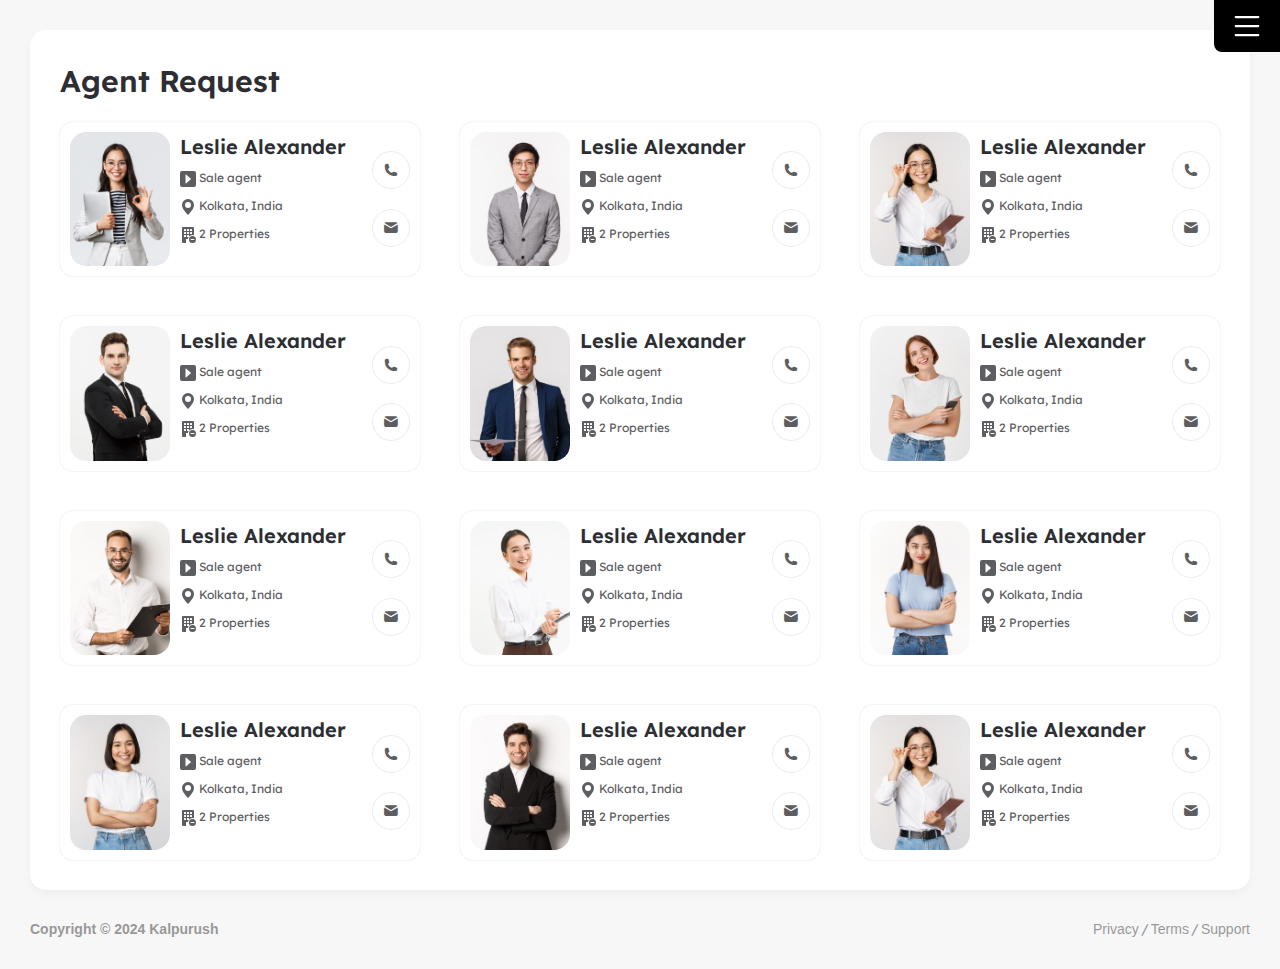
<file: total-agent.html>
<!DOCTYPE html>
<html xmlns="http://www.w3.org/1999/xhtml" xml:lang="en-US" lang="en-US">

<head>
    <meta charset="utf-8" />
    <title></title>

    <meta name="description"
        content="Propty is a website specializing in buying and renting properties, connecting buyers and tenants with trusted property owners. With an easy-to-use interface and detailed information, Propty offers a fast and convenient property search experience.">

    <meta name="keywords"
        content=" RealEstate, RealEstate, Buy, Rent, Homes, Apartment, Listings, Sale, Rental, Housing">

    <meta name="author" content="kalpurursh.org" />

    <!-- Mobile Specific Metas -->
    <meta name="viewport" content="width=device-width, initial-scale=1, maximum-scale=1" />

    <!-- Theme Style -->

    <link rel="stylesheet" type="text/css" href="css/bootstrap.css" />
    <link rel="stylesheet" type="text/css" href="css/animate.min.css" />
    <link rel="stylesheet" type="text/css" href="css/jqueryui.min.css" />
    <link rel="stylesheet" type="text/css" href="css/styles.css" />

    <!-- Icon -->
    <link rel="stylesheet" type="text/css" href="icons/icomoon/style.css" />

    <!-- Favicon and Touch Icons  -->
    <link rel="shortcut icon" href="icons/favicon.png" />
    <link rel="apple-touch-icon-precomposed" href="icons/favicon.png" />
</head>

<body class="bg-dashboard">
    <!-- .wrapper -->
    <div id="wrapper" class="bg-4 ">

        <!-- .preload -->
        <div id="loading">
            <div id="loading-center">
                <div class="loader-container">
                    <div class="wrap-loader">
                        <div class="loader">
                        </div>
                        <div class="icon">
                            <img src="images/logo/loading.png" alt="">
                        </div>
                    </div>
                </div>
            </div>
        </div><!-- /.preload -->

        <!-- .header -->
        <div class="header-right ul-header-actions">
            <div class="button-show-hide show-mb">
                <span class="body-1"><svg xmlns="http://www.w3.org/2000/svg" width="36" height="36" fill="currentColor"
                        class="bi bi-list" viewBox="0 0 16 16">
                        <path fill-rule="evenodd"
                            d="M2.5 12a.5.5 0 0 1 .5-.5h10a.5.5 0 0 1 0 1H3a.5.5 0 0 1-.5-.5m0-4a.5.5 0 0 1 .5-.5h10a.5.5 0 0 1 0 1H3a.5.5 0 0 1-.5-.5m0-4a.5.5 0 0 1 .5-.5h10a.5.5 0 0 1 0 1H3a.5.5 0 0 1-.5-.5" />
                    </svg></span>
            </div>
        </div>


        <div class="page-layout">

            <!-- sidebar dashboard -->
            <div class="wrap-sidebar">
                <div class="sidebar-menu-dashboard">
                    <div class="menu-box">
                        <ul class="box-menu-dashboard">
                            <li class="nav-menu-item">
                                <a class="nav-menu-link" href="index.html">
                                    <svg width="20" height="20" viewBox="0 0 20 20" fill="none"
                                        xmlns="http://www.w3.org/2000/svg">
                                        <path
                                            d="M7.5 2.5H3.33333C2.8731 2.5 2.5 2.8731 2.5 3.33333V9.16667C2.5 9.6269 2.8731 10 3.33333 10H7.5C7.96024 10 8.33333 9.6269 8.33333 9.16667V3.33333C8.33333 2.8731 7.96024 2.5 7.5 2.5Z"
                                            stroke="#A8ABAE" stroke-width="1.4" stroke-linecap="round"
                                            stroke-linejoin="round" />
                                        <path
                                            d="M16.668 2.5H12.5013C12.0411 2.5 11.668 2.8731 11.668 3.33333V5.83333C11.668 6.29357 12.0411 6.66667 12.5013 6.66667H16.668C17.1282 6.66667 17.5013 6.29357 17.5013 5.83333V3.33333C17.5013 2.8731 17.1282 2.5 16.668 2.5Z"
                                            stroke="#A8ABAE" stroke-width="1.4" stroke-linecap="round"
                                            stroke-linejoin="round" />
                                        <path
                                            d="M16.668 10H12.5013C12.0411 10 11.668 10.3731 11.668 10.8333V16.6667C11.668 17.1269 12.0411 17.5 12.5013 17.5H16.668C17.1282 17.5 17.5013 17.1269 17.5013 16.6667V10.8333C17.5013 10.3731 17.1282 10 16.668 10Z"
                                            stroke="#A8ABAE" stroke-width="1.4" stroke-linecap="round"
                                            stroke-linejoin="round" />
                                        <path
                                            d="M7.5 13.3334H3.33333C2.8731 13.3334 2.5 13.7065 2.5 14.1667V16.6667C2.5 17.1269 2.8731 17.5 3.33333 17.5H7.5C7.96024 17.5 8.33333 17.1269 8.33333 16.6667V14.1667C8.33333 13.7065 7.96024 13.3334 7.5 13.3334Z"
                                            stroke="#A8ABAE" stroke-width="1.4" stroke-linecap="round"
                                            stroke-linejoin="round" />
                                    </svg>
                                    Dashboards
                                </a>
                            </li>
                            <li class="nav-menu-item">
                                <a class="nav-menu-link" href="agent-requests.html">
                                    <svg width="20" height="20" viewBox="0 0 20 20" fill="none"
                                        xmlns="http://www.w3.org/2000/svg">
                                        <path
                                            d="M12.082 18.3333H14.9987C15.4407 18.3333 15.8646 18.1577 16.1772 17.8451C16.4898 17.5326 16.6654 17.1087 16.6654 16.6666V5.83329L12.4987 1.66663H4.9987C4.55667 1.66663 4.13275 1.84222 3.82019 2.15478C3.50763 2.46734 3.33203 2.89127 3.33203 3.33329V6.66663"
                                            stroke="#A8ABAE" stroke-width="1.4" stroke-linecap="round"
                                            stroke-linejoin="round" />
                                        <path
                                            d="M11.668 1.66663V4.99996C11.668 5.44199 11.8436 5.86591 12.1561 6.17847C12.4687 6.49103 12.8926 6.66663 13.3346 6.66663H16.668"
                                            stroke="#A8ABAE" stroke-width="1.4" stroke-linecap="round"
                                            stroke-linejoin="round" />
                                        <path
                                            d="M2.49828 10.9167C2.24146 11.0649 2.02884 11.279 1.88235 11.5368C1.73587 11.7946 1.66082 12.0868 1.66494 12.3833V15.0833C1.65529 15.3802 1.72514 15.6742 1.86726 15.935C2.00937 16.1958 2.2186 16.4139 2.47328 16.5667L4.99828 18.0833C5.25385 18.2356 5.5455 18.3166 5.84297 18.3181C6.14044 18.3195 6.43288 18.2414 6.68994 18.0917L9.16494 16.5833C9.42176 16.4351 9.63438 16.221 9.78087 15.9632C9.92735 15.7054 10.0024 15.4132 9.99828 15.1167V12.4167C10.0079 12.1198 9.93808 11.8258 9.79596 11.565C9.65385 11.3042 9.44462 11.0861 9.18994 10.9333L6.66494 9.41666C6.40937 9.26442 6.11771 9.18337 5.82025 9.1819C5.52278 9.18044 5.23033 9.25862 4.97328 9.40832L2.49828 10.9167Z"
                                            stroke="#A8ABAE" stroke-width="1.4" stroke-linecap="round"
                                            stroke-linejoin="round" />
                                        <path d="M5.83203 14.1666V18.3333" stroke="#A8ABAE" stroke-width="1.4"
                                            stroke-linecap="round" stroke-linejoin="round" />
                                        <path d="M9.7513 11.8334L5.83464 14.1667L1.91797 11.8334" stroke="#A8ABAE"
                                            stroke-width="1.4" stroke-linecap="round" stroke-linejoin="round" />
                                    </svg>
                                    Agent Requests
                                </a>
                            </li>
                            <li class="nav-menu-item active">
                                <a class="nav-menu-link" href="total-agent.html">
                                    <svg width="20" height="20" viewBox="0 0 20 20" fill="none"
                                        xmlns="http://www.w3.org/2000/svg">
                                        <path
                                            d="M2.5 7.5H17.5V15.8333C17.5 16.2754 17.3244 16.6993 17.0118 17.0118C16.6993 17.3244 16.2754 17.5 15.8333 17.5H4.16667C3.72464 17.5 3.30072 17.3244 2.98816 17.0118C2.67559 16.6993 2.5 16.2754 2.5 15.8333V7.5Z"
                                            stroke="#A8ABAE" stroke-width="1.4" stroke-linecap="round"
                                            stroke-linejoin="round" />
                                        <path
                                            d="M2.5 7.50004L4.54167 3.41671C4.6808 3.14059 4.89401 2.90861 5.15744 2.74673C5.42087 2.58484 5.72414 2.49943 6.03333 2.50004H13.9667C14.2773 2.49788 14.5823 2.58256 14.8473 2.74453C15.1124 2.9065 15.3269 3.13931 15.4667 3.41671L17.5 7.50004"
                                            stroke="#A8ABAE" stroke-width="1.4" stroke-linecap="round"
                                            stroke-linejoin="round" />
                                        <path d="M10 2.5V7.5" stroke="#A8ABAE" stroke-width="1.4" stroke-linecap="round"
                                            stroke-linejoin="round" />
                                    </svg>
                                    Total Agent
                                </a>
                            </li>
                            <li class="nav-menu-item">
                                <a class="nav-menu-link" href="listing-requests.html">
                                    <svg width="20" height="20" viewBox="0 0 20 20" fill="none"
                                        xmlns="http://www.w3.org/2000/svg">
                                        <path
                                            d="M3.33203 18.3333H14.9987C15.4407 18.3333 15.8646 18.1577 16.1772 17.8451C16.4898 17.5326 16.6654 17.1087 16.6654 16.6666V5.83329L12.4987 1.66663H4.9987C4.55667 1.66663 4.13275 1.84222 3.82019 2.15478C3.50763 2.46734 3.33203 2.89127 3.33203 3.33329V4.99996"
                                            stroke="#A8ABAE" stroke-width="1.4" stroke-linecap="round"
                                            stroke-linejoin="round" />
                                        <path
                                            d="M11.668 1.66663V4.99996C11.668 5.44199 11.8436 5.86591 12.1561 6.17847C12.4687 6.49103 12.8926 6.66663 13.3346 6.66663H16.668"
                                            stroke="#A8ABAE" stroke-width="1.4" stroke-linecap="round"
                                            stroke-linejoin="round" />
                                        <path
                                            d="M8.574 8.91662C8.28934 8.63239 7.92648 8.43938 7.53169 8.3622C7.1369 8.28503 6.72807 8.32718 6.35733 8.48329C6.11566 8.58329 5.89066 8.73329 5.70733 8.92496L5.41566 9.20829L5.124 8.92496C4.84097 8.641 4.48002 8.44744 4.08689 8.36882C3.69376 8.29019 3.28613 8.33003 2.91566 8.48329C2.66566 8.58329 2.449 8.73329 2.25733 8.92496C1.46566 9.70829 1.424 11.0333 2.424 12.0416L5.41566 15L8.41566 12.0416C9.41566 11.0333 9.36566 9.70829 8.574 8.92496V8.91662Z"
                                            stroke="#A8ABAE" stroke-width="1.4" stroke-linecap="round"
                                            stroke-linejoin="round" />
                                    </svg>
                                    Listing Requests
                                </a>
                            </li>
                            <li class="nav-menu-item">
                                <a class="nav-menu-link" href="">
                                    <svg width="20" height="20" viewBox="0 0 20 20" fill="none"
                                        xmlns="http://www.w3.org/2000/svg">
                                        <path
                                            d="M8.91797 16.6666H3.33464C2.89261 16.6666 2.46868 16.491 2.15612 16.1785C1.84356 15.8659 1.66797 15.442 1.66797 15V4.16662C1.66797 3.7246 1.84356 3.30067 2.15612 2.98811C2.46868 2.67555 2.89261 2.49996 3.33464 2.49996H6.58464C6.86337 2.49723 7.13835 2.56445 7.38438 2.69547C7.63042 2.8265 7.83967 3.01715 7.99297 3.24996L8.66797 4.24996C8.81973 4.4804 9.02632 4.66956 9.26922 4.80046C9.51212 4.93136 9.78371 4.99991 10.0596 4.99996H16.668C17.11 4.99996 17.5339 5.17555 17.8465 5.48811C18.159 5.80067 18.3346 6.2246 18.3346 6.66662V10.0833"
                                            stroke="#A8ABAE" stroke-width="1.4" stroke-linecap="round"
                                            stroke-linejoin="round" />
                                        <path d="M17.5013 17.5L15.918 15.9166" stroke="#A8ABAE" stroke-width="1.4"
                                            stroke-linecap="round" stroke-linejoin="round" />
                                        <path
                                            d="M14.168 16.6666C15.5487 16.6666 16.668 15.5473 16.668 14.1666C16.668 12.7859 15.5487 11.6666 14.168 11.6666C12.7873 11.6666 11.668 12.7859 11.668 14.1666C11.668 15.5473 12.7873 16.6666 14.168 16.6666Z"
                                            stroke="#A8ABAE" stroke-width="1.4" stroke-linecap="round"
                                            stroke-linejoin="round" />
                                    </svg>
                                    Total Listing
                                </a>
                            </li>
                            <li class="nav-menu-item">
                                <a class="nav-menu-link" href="messages.html">
                                    <svg width="20" height="20" viewBox="0 0 20 20" fill="none"
                                        xmlns="http://www.w3.org/2000/svg">
                                        <path
                                            d="M17.5 12.5C17.5 12.942 17.3244 13.366 17.0118 13.6785C16.6993 13.9911 16.2754 14.1667 15.8333 14.1667H5.83333L2.5 17.5V4.16667C2.5 3.72464 2.67559 3.30072 2.98816 2.98816C3.30072 2.67559 3.72464 2.5 4.16667 2.5H15.8333C16.2754 2.5 16.6993 2.67559 17.0118 2.98816C17.3244 3.30072 17.5 3.72464 17.5 4.16667V12.5Z"
                                            stroke="#A8ABAE" stroke-width="1.4" stroke-linecap="round"
                                            stroke-linejoin="round" />
                                        <path
                                            d="M6.66797 9.99996C7.11 9.99996 7.53392 9.82436 7.84648 9.5118C8.15904 9.19924 8.33464 8.77532 8.33464 8.33329V6.66663H6.66797"
                                            stroke="#A8ABAE" stroke-width="1.4" stroke-linecap="round"
                                            stroke-linejoin="round" />
                                        <path
                                            d="M11.668 9.99996C12.11 9.99996 12.5339 9.82436 12.8465 9.5118C13.159 9.19924 13.3346 8.77532 13.3346 8.33329V6.66663H11.668"
                                            stroke="#A8ABAE" stroke-width="1.4" stroke-linecap="round"
                                            stroke-linejoin="round" />
                                    </svg>
                                    Messages
                                </a>
                            </li>
                            <li class="nav-menu-item">
                                <a class="nav-menu-link" href="">
                                    <svg width="20" height="20" viewBox="0 0 20 20" fill="none"
                                        xmlns="http://www.w3.org/2000/svg">
                                        <path
                                            d="M15 15C16.3807 15 17.5 13.8807 17.5 12.5C17.5 11.1193 16.3807 10 15 10C13.6193 10 12.5 11.1193 12.5 12.5C12.5 13.8807 13.6193 15 15 15Z"
                                            stroke="#A8ABAE" stroke-width="1.4" stroke-linecap="round"
                                            stroke-linejoin="round" />
                                        <path
                                            d="M7.5013 9.16667C9.34225 9.16667 10.8346 7.67428 10.8346 5.83333C10.8346 3.99238 9.34225 2.5 7.5013 2.5C5.66035 2.5 4.16797 3.99238 4.16797 5.83333C4.16797 7.67428 5.66035 9.16667 7.5013 9.16667Z"
                                            stroke="#A8ABAE" stroke-width="1.4" stroke-linecap="round"
                                            stroke-linejoin="round" />
                                        <path
                                            d="M8.33464 12.5H5.0013C4.11725 12.5 3.2694 12.8512 2.64428 13.4763C2.01916 14.1014 1.66797 14.9493 1.66797 15.8333V17.5"
                                            stroke="#A8ABAE" stroke-width="1.4" stroke-linecap="round"
                                            stroke-linejoin="round" />
                                        <path d="M18.082 13.6666L17.332 13.4166" stroke="#A8ABAE" stroke-width="1.4"
                                            stroke-linecap="round" stroke-linejoin="round" />
                                        <path d="M12.668 11.5834L11.918 11.3334" stroke="#A8ABAE" stroke-width="1.4"
                                            stroke-linecap="round" stroke-linejoin="round" />
                                        <path d="M13.832 15.5834L14.082 14.8334" stroke="#A8ABAE" stroke-width="1.4"
                                            stroke-linecap="round" stroke-linejoin="round" />
                                        <path d="M15.918 10.1666L16.168 9.41663" stroke="#A8ABAE" stroke-width="1.4"
                                            stroke-linecap="round" stroke-linejoin="round" />
                                        <path d="M16.3333 15.5833L16 14.75" stroke="#A8ABAE" stroke-width="1.4"
                                            stroke-linecap="round" stroke-linejoin="round" />
                                        <path d="M14.0013 10.25L13.668 9.41663" stroke="#A8ABAE" stroke-width="1.4"
                                            stroke-linecap="round" stroke-linejoin="round" />
                                        <path d="M11.918 13.8333L12.7513 13.5" stroke="#A8ABAE" stroke-width="1.4"
                                            stroke-linecap="round" stroke-linejoin="round" />
                                        <path d="M17.25 11.5L18.0833 11.1666" stroke="#A8ABAE" stroke-width="1.4"
                                            stroke-linecap="round" stroke-linejoin="round" />
                                    </svg>
                                    Profile
                                </a>
                            </li>
                            <li class="nav-menu-item">
                                <a class="nav-menu-link" href="">
                                    <svg width="20" height="20" viewBox="0 0 20 20" fill="none"
                                        xmlns="http://www.w3.org/2000/svg">
                                        <path
                                            d="M14.9987 4.16663L12.987 2.15496C12.6745 1.84238 12.2507 1.66672 11.8087 1.66663H4.9987C4.55667 1.66663 4.13275 1.84222 3.82019 2.15478C3.50763 2.46734 3.33203 2.89127 3.33203 3.33329V16.6666C3.33203 17.1087 3.50763 17.5326 3.82019 17.8451C4.13275 18.1577 4.55667 18.3333 4.9987 18.3333H14.9987C15.4407 18.3333 15.8646 18.1577 16.1772 17.8451C16.4898 17.5326 16.6654 17.1087 16.6654 16.6666"
                                            stroke="#A8ABAE" stroke-width="1.4" stroke-linecap="round"
                                            stroke-linejoin="round" />
                                        <path
                                            d="M17.8168 10.5217C18.1487 10.1897 18.3352 9.73947 18.3352 9.27C18.3352 8.80054 18.1487 8.3503 17.8168 8.01834C17.4848 7.68637 17.0346 7.49988 16.5651 7.49988C16.0956 7.49988 15.6454 7.68637 15.3134 8.01834L11.9718 11.3617C11.7736 11.5597 11.6286 11.8044 11.5501 12.0733L10.8526 14.465C10.8317 14.5367 10.8304 14.6127 10.849 14.6851C10.8675 14.7574 10.9052 14.8235 10.958 14.8763C11.0108 14.9291 11.0768 14.9668 11.1492 14.9853C11.2216 15.0038 11.2976 15.0026 11.3693 14.9817L13.7609 14.2842C14.0298 14.2057 14.2746 14.0606 14.4726 13.8625L17.8168 10.5217Z"
                                            stroke="#A8ABAE" stroke-width="1.4" stroke-linecap="round"
                                            stroke-linejoin="round" />
                                        <path d="M6.66797 15H7.5013" stroke="#A8ABAE" stroke-width="1.4"
                                            stroke-linecap="round" stroke-linejoin="round" />
                                    </svg>
                                    Add property
                                </a>
                            </li>
                            <li class="nav-menu-item">
                                <a class="nav-menu-link" href="">
                                    <svg width="20" height="20" viewBox="0 0 20 20" fill="none"
                                        xmlns="http://www.w3.org/2000/svg">
                                        <path
                                            d="M7.5 17.5H4.16667C3.72464 17.5 3.30072 17.3244 2.98816 17.0118C2.67559 16.6993 2.5 16.2754 2.5 15.8333V4.16667C2.5 3.72464 2.67559 3.30072 2.98816 2.98816C3.30072 2.67559 3.72464 2.5 4.16667 2.5H7.5"
                                            stroke="#A8ABAE" stroke-width="1.4" stroke-linecap="round"
                                            stroke-linejoin="round" />
                                        <path d="M13.332 14.1667L17.4987 10L13.332 5.83337" stroke="#A8ABAE"
                                            stroke-width="1.4" stroke-linecap="round" stroke-linejoin="round" />
                                        <path d="M17.5 10H7.5" stroke="#A8ABAE" stroke-width="1.4"
                                            stroke-linecap="round" stroke-linejoin="round" />
                                    </svg>
                                    Logout
                                </a>
                            </li>
                        </ul>
                    </div>

                </div>
            </div>
            <!-- /.end sidebar dashboard -->

            <!-- .main-content -->
            <div class="main-content w-100">
                <div class="main-content-inner style-3">

                    <div class="widget-box-2 wd-listing">
                        <h3 class="title">Agent Request</h3>
                        <div class="tf-new-listing w-100">
                            <div class="new-listing wrap-table ">
                                <div class=" tf-grid-layout-2 lg-col-3 md-col-2">
                                    <div class="agent-item hover-img ">
                                        <div class="image-wrap">
                                            <a href="">
                                                <img class="lazyload" data-src="images/section/agent-item-1.jpg"
                                                    src="images/section/agent-item-1.jpg" alt="">
                                            </a>
                                        </div>
                                        <div class="content">
                                            <div class="author">
                                                <h5 class="name lh-30"><a href="">Leslie Alexander</a></h5>
                                                <p class="text-2 lh-28">
                                                    <svg xmlns="http://www.w3.org/2000/svg" width="16" height="16"
                                                        fill="currentColor" class="bi bi-caret-right-square-fill"
                                                        viewBox="0 0 16 16">
                                                        <path
                                                            d="M0 2a2 2 0 0 1 2-2h12a2 2 0 0 1 2 2v12a2 2 0 0 1-2 2H2a2 2 0 0 1-2-2zm5.5 10a.5.5 0 0 0 .832.374l4.5-4a.5.5 0 0 0 0-.748l-4.5-4A.5.5 0 0 0 5.5 4z" />
                                                    </svg>
                                                    Sale agent
                                                </p>
                                                <p class="text-2 lh-28">
                                                    <svg xmlns="http://www.w3.org/2000/svg" width="16" height="16"
                                                        fill="currentColor" class="bi bi-geo-alt-fill"
                                                        viewBox="0 0 16 16">
                                                        <path
                                                            d="M8 16s6-5.686 6-10A6 6 0 0 0 2 6c0 4.314 6 10 6 10m0-7a3 3 0 1 1 0-6 3 3 0 0 1 0 6" />
                                                    </svg>
                                                    Kolkata, India
                                                </p>
                                                <p class="text-2 lh-28">
                                                    <svg xmlns="http://www.w3.org/2000/svg" width="16" height="16"
                                                        fill="currentColor" class="bi bi-building-fill-dash"
                                                        viewBox="0 0 16 16">
                                                        <path
                                                            d="M12.5 16a3.5 3.5 0 1 0 0-7 3.5 3.5 0 0 0 0 7M11 12h3a.5.5 0 0 1 0 1h-3a.5.5 0 0 1 0-1" />
                                                        <path
                                                            d="M2 1a1 1 0 0 1 1-1h10a1 1 0 0 1 1 1v7.256A4.5 4.5 0 0 0 12.5 8a4.5 4.5 0 0 0-3.59 1.787A.5.5 0 0 0 9 9.5v-1a.5.5 0 0 0-.5-.5h-1a.5.5 0 0 0-.5.5v1a.5.5 0 0 0 .5.5h1a.5.5 0 0 0 .39-.187A4.5 4.5 0 0 0 8.027 12H6.5a.5.5 0 0 0-.5.5V16H3a1 1 0 0 1-1-1zm2 1.5v1a.5.5 0 0 0 .5.5h1a.5.5 0 0 0 .5-.5v-1a.5.5 0 0 0-.5-.5h-1a.5.5 0 0 0-.5.5m3 0v1a.5.5 0 0 0 .5.5h1a.5.5 0 0 0 .5-.5v-1a.5.5 0 0 0-.5-.5h-1a.5.5 0 0 0-.5.5m3.5-.5a.5.5 0 0 0-.5.5v1a.5.5 0 0 0 .5.5h1a.5.5 0 0 0 .5-.5v-1a.5.5 0 0 0-.5-.5zM4 5.5v1a.5.5 0 0 0 .5.5h1a.5.5 0 0 0 .5-.5v-1a.5.5 0 0 0-.5-.5h-1a.5.5 0 0 0-.5.5M7.5 5a.5.5 0 0 0-.5.5v1a.5.5 0 0 0 .5.5h1a.5.5 0 0 0 .5-.5v-1a.5.5 0 0 0-.5-.5zm2.5.5v1a.5.5 0 0 0 .5.5h1a.5.5 0 0 0 .5-.5v-1a.5.5 0 0 0-.5-.5h-1a.5.5 0 0 0-.5.5M4.5 8a.5.5 0 0 0-.5.5v1a.5.5 0 0 0 .5.5h1a.5.5 0 0 0 .5-.5v-1a.5.5 0 0 0-.5-.5z" />
                                                    </svg>
                                                    2 Properties
                                                </p>
                                            </div>
                                            <div class="wrap-btn-icon">
                                                <a href="#" class="btn-icon"><i class="icon-phone-3"></i></a>
                                                <a href="#" class="btn-icon"><i class="icon-letter"></i></a>
                                            </div>
                                        </div>
                                    </div>
                                    <div class="agent-item hover-img">
                                        <div class="image-wrap">
                                            <a href="">
                                                <img class="lazyload" data-src="images/section/agent-item-2.jpg"
                                                    src="images/section/agent-item-2.jpg" alt="">
                                            </a>
                                        </div>
                                        <div class="content">
                                            <div class="author">
                                                <h5 class="name lh-30"><a href="">Leslie Alexander</a></h5>
                                                <p class="text-2 lh-28">
                                                    <svg xmlns="http://www.w3.org/2000/svg" width="16" height="16"
                                                        fill="currentColor" class="bi bi-caret-right-square-fill"
                                                        viewBox="0 0 16 16">
                                                        <path
                                                            d="M0 2a2 2 0 0 1 2-2h12a2 2 0 0 1 2 2v12a2 2 0 0 1-2 2H2a2 2 0 0 1-2-2zm5.5 10a.5.5 0 0 0 .832.374l4.5-4a.5.5 0 0 0 0-.748l-4.5-4A.5.5 0 0 0 5.5 4z" />
                                                    </svg>
                                                    Sale agent
                                                </p>
                                                <p class="text-2 lh-28">
                                                    <svg xmlns="http://www.w3.org/2000/svg" width="16" height="16"
                                                        fill="currentColor" class="bi bi-geo-alt-fill"
                                                        viewBox="0 0 16 16">
                                                        <path
                                                            d="M8 16s6-5.686 6-10A6 6 0 0 0 2 6c0 4.314 6 10 6 10m0-7a3 3 0 1 1 0-6 3 3 0 0 1 0 6" />
                                                    </svg>
                                                    Kolkata, India
                                                </p>
                                                <p class="text-2 lh-28">
                                                    <svg xmlns="http://www.w3.org/2000/svg" width="16" height="16"
                                                        fill="currentColor" class="bi bi-building-fill-dash"
                                                        viewBox="0 0 16 16">
                                                        <path
                                                            d="M12.5 16a3.5 3.5 0 1 0 0-7 3.5 3.5 0 0 0 0 7M11 12h3a.5.5 0 0 1 0 1h-3a.5.5 0 0 1 0-1" />
                                                        <path
                                                            d="M2 1a1 1 0 0 1 1-1h10a1 1 0 0 1 1 1v7.256A4.5 4.5 0 0 0 12.5 8a4.5 4.5 0 0 0-3.59 1.787A.5.5 0 0 0 9 9.5v-1a.5.5 0 0 0-.5-.5h-1a.5.5 0 0 0-.5.5v1a.5.5 0 0 0 .5.5h1a.5.5 0 0 0 .39-.187A4.5 4.5 0 0 0 8.027 12H6.5a.5.5 0 0 0-.5.5V16H3a1 1 0 0 1-1-1zm2 1.5v1a.5.5 0 0 0 .5.5h1a.5.5 0 0 0 .5-.5v-1a.5.5 0 0 0-.5-.5h-1a.5.5 0 0 0-.5.5m3 0v1a.5.5 0 0 0 .5.5h1a.5.5 0 0 0 .5-.5v-1a.5.5 0 0 0-.5-.5h-1a.5.5 0 0 0-.5.5m3.5-.5a.5.5 0 0 0-.5.5v1a.5.5 0 0 0 .5.5h1a.5.5 0 0 0 .5-.5v-1a.5.5 0 0 0-.5-.5zM4 5.5v1a.5.5 0 0 0 .5.5h1a.5.5 0 0 0 .5-.5v-1a.5.5 0 0 0-.5-.5h-1a.5.5 0 0 0-.5.5M7.5 5a.5.5 0 0 0-.5.5v1a.5.5 0 0 0 .5.5h1a.5.5 0 0 0 .5-.5v-1a.5.5 0 0 0-.5-.5zm2.5.5v1a.5.5 0 0 0 .5.5h1a.5.5 0 0 0 .5-.5v-1a.5.5 0 0 0-.5-.5h-1a.5.5 0 0 0-.5.5M4.5 8a.5.5 0 0 0-.5.5v1a.5.5 0 0 0 .5.5h1a.5.5 0 0 0 .5-.5v-1a.5.5 0 0 0-.5-.5z" />
                                                    </svg>
                                                    2 Properties
                                                </p>
                                            </div>
                                            <div class="wrap-btn-icon">
                                                <a href="#" class="btn-icon"><i class="icon-phone-3"></i></a>
                                                <a href="#" class="btn-icon"><i class="icon-letter"></i></a>
                                            </div>
                                        </div>
                                    </div>
                                    <div class="agent-item hover-img">
                                        <div class="image-wrap">
                                            <a href="">
                                                <img class="lazyload" data-src="images/section/agent-item-3.jpg"
                                                    src="images/section/agent-item-3.jpg" alt="">
                                            </a>
                                        </div>
                                        <div class="content">
                                            <div class="author">
                                                <h5 class="name lh-30"><a href="">Leslie Alexander</a></h5>
                                                <p class="text-2 lh-28">
                                                    <svg xmlns="http://www.w3.org/2000/svg" width="16" height="16"
                                                        fill="currentColor" class="bi bi-caret-right-square-fill"
                                                        viewBox="0 0 16 16">
                                                        <path
                                                            d="M0 2a2 2 0 0 1 2-2h12a2 2 0 0 1 2 2v12a2 2 0 0 1-2 2H2a2 2 0 0 1-2-2zm5.5 10a.5.5 0 0 0 .832.374l4.5-4a.5.5 0 0 0 0-.748l-4.5-4A.5.5 0 0 0 5.5 4z" />
                                                    </svg>
                                                    Sale agent
                                                </p>
                                                <p class="text-2 lh-28">
                                                    <svg xmlns="http://www.w3.org/2000/svg" width="16" height="16"
                                                        fill="currentColor" class="bi bi-geo-alt-fill"
                                                        viewBox="0 0 16 16">
                                                        <path
                                                            d="M8 16s6-5.686 6-10A6 6 0 0 0 2 6c0 4.314 6 10 6 10m0-7a3 3 0 1 1 0-6 3 3 0 0 1 0 6" />
                                                    </svg>
                                                    Kolkata, India
                                                </p>
                                                <p class="text-2 lh-28">
                                                    <svg xmlns="http://www.w3.org/2000/svg" width="16" height="16"
                                                        fill="currentColor" class="bi bi-building-fill-dash"
                                                        viewBox="0 0 16 16">
                                                        <path
                                                            d="M12.5 16a3.5 3.5 0 1 0 0-7 3.5 3.5 0 0 0 0 7M11 12h3a.5.5 0 0 1 0 1h-3a.5.5 0 0 1 0-1" />
                                                        <path
                                                            d="M2 1a1 1 0 0 1 1-1h10a1 1 0 0 1 1 1v7.256A4.5 4.5 0 0 0 12.5 8a4.5 4.5 0 0 0-3.59 1.787A.5.5 0 0 0 9 9.5v-1a.5.5 0 0 0-.5-.5h-1a.5.5 0 0 0-.5.5v1a.5.5 0 0 0 .5.5h1a.5.5 0 0 0 .39-.187A4.5 4.5 0 0 0 8.027 12H6.5a.5.5 0 0 0-.5.5V16H3a1 1 0 0 1-1-1zm2 1.5v1a.5.5 0 0 0 .5.5h1a.5.5 0 0 0 .5-.5v-1a.5.5 0 0 0-.5-.5h-1a.5.5 0 0 0-.5.5m3 0v1a.5.5 0 0 0 .5.5h1a.5.5 0 0 0 .5-.5v-1a.5.5 0 0 0-.5-.5h-1a.5.5 0 0 0-.5.5m3.5-.5a.5.5 0 0 0-.5.5v1a.5.5 0 0 0 .5.5h1a.5.5 0 0 0 .5-.5v-1a.5.5 0 0 0-.5-.5zM4 5.5v1a.5.5 0 0 0 .5.5h1a.5.5 0 0 0 .5-.5v-1a.5.5 0 0 0-.5-.5h-1a.5.5 0 0 0-.5.5M7.5 5a.5.5 0 0 0-.5.5v1a.5.5 0 0 0 .5.5h1a.5.5 0 0 0 .5-.5v-1a.5.5 0 0 0-.5-.5zm2.5.5v1a.5.5 0 0 0 .5.5h1a.5.5 0 0 0 .5-.5v-1a.5.5 0 0 0-.5-.5h-1a.5.5 0 0 0-.5.5M4.5 8a.5.5 0 0 0-.5.5v1a.5.5 0 0 0 .5.5h1a.5.5 0 0 0 .5-.5v-1a.5.5 0 0 0-.5-.5z" />
                                                    </svg>
                                                    2 Properties
                                                </p>
                                            </div>
                                            <div class="wrap-btn-icon">
                                                <a href="#" class="btn-icon"><i class="icon-phone-3"></i></a>
                                                <a href="#" class="btn-icon"><i class="icon-letter"></i></a>
                                            </div>
                                        </div>
                                    </div>
                                    <div class="agent-item hover-img">
                                        <div class="image-wrap">
                                            <a href="">
                                                <img class="lazyload" data-src="images/section/agent-item-4.jpg"
                                                    src="images/section/agent-item-4.jpg" alt="">
                                            </a>
                                        </div>
                                        <div class="content">
                                            <div class="author">
                                                <h5 class="name lh-30"><a href="">Leslie Alexander</a></h5>
                                                <p class="text-2 lh-28">
                                                    <svg xmlns="http://www.w3.org/2000/svg" width="16" height="16"
                                                        fill="currentColor" class="bi bi-caret-right-square-fill"
                                                        viewBox="0 0 16 16">
                                                        <path
                                                            d="M0 2a2 2 0 0 1 2-2h12a2 2 0 0 1 2 2v12a2 2 0 0 1-2 2H2a2 2 0 0 1-2-2zm5.5 10a.5.5 0 0 0 .832.374l4.5-4a.5.5 0 0 0 0-.748l-4.5-4A.5.5 0 0 0 5.5 4z" />
                                                    </svg>
                                                    Sale agent
                                                </p>
                                                <p class="text-2 lh-28">
                                                    <svg xmlns="http://www.w3.org/2000/svg" width="16" height="16"
                                                        fill="currentColor" class="bi bi-geo-alt-fill"
                                                        viewBox="0 0 16 16">
                                                        <path
                                                            d="M8 16s6-5.686 6-10A6 6 0 0 0 2 6c0 4.314 6 10 6 10m0-7a3 3 0 1 1 0-6 3 3 0 0 1 0 6" />
                                                    </svg>
                                                    Kolkata, India
                                                </p>
                                                <p class="text-2 lh-28">
                                                    <svg xmlns="http://www.w3.org/2000/svg" width="16" height="16"
                                                        fill="currentColor" class="bi bi-building-fill-dash"
                                                        viewBox="0 0 16 16">
                                                        <path
                                                            d="M12.5 16a3.5 3.5 0 1 0 0-7 3.5 3.5 0 0 0 0 7M11 12h3a.5.5 0 0 1 0 1h-3a.5.5 0 0 1 0-1" />
                                                        <path
                                                            d="M2 1a1 1 0 0 1 1-1h10a1 1 0 0 1 1 1v7.256A4.5 4.5 0 0 0 12.5 8a4.5 4.5 0 0 0-3.59 1.787A.5.5 0 0 0 9 9.5v-1a.5.5 0 0 0-.5-.5h-1a.5.5 0 0 0-.5.5v1a.5.5 0 0 0 .5.5h1a.5.5 0 0 0 .39-.187A4.5 4.5 0 0 0 8.027 12H6.5a.5.5 0 0 0-.5.5V16H3a1 1 0 0 1-1-1zm2 1.5v1a.5.5 0 0 0 .5.5h1a.5.5 0 0 0 .5-.5v-1a.5.5 0 0 0-.5-.5h-1a.5.5 0 0 0-.5.5m3 0v1a.5.5 0 0 0 .5.5h1a.5.5 0 0 0 .5-.5v-1a.5.5 0 0 0-.5-.5h-1a.5.5 0 0 0-.5.5m3.5-.5a.5.5 0 0 0-.5.5v1a.5.5 0 0 0 .5.5h1a.5.5 0 0 0 .5-.5v-1a.5.5 0 0 0-.5-.5zM4 5.5v1a.5.5 0 0 0 .5.5h1a.5.5 0 0 0 .5-.5v-1a.5.5 0 0 0-.5-.5h-1a.5.5 0 0 0-.5.5M7.5 5a.5.5 0 0 0-.5.5v1a.5.5 0 0 0 .5.5h1a.5.5 0 0 0 .5-.5v-1a.5.5 0 0 0-.5-.5zm2.5.5v1a.5.5 0 0 0 .5.5h1a.5.5 0 0 0 .5-.5v-1a.5.5 0 0 0-.5-.5h-1a.5.5 0 0 0-.5.5M4.5 8a.5.5 0 0 0-.5.5v1a.5.5 0 0 0 .5.5h1a.5.5 0 0 0 .5-.5v-1a.5.5 0 0 0-.5-.5z" />
                                                    </svg>
                                                    2 Properties
                                                </p>
                                            </div>
                                            <div class="wrap-btn-icon">
                                                <a href="#" class="btn-icon"><i class="icon-phone-3"></i></a>
                                                <a href="#" class="btn-icon"><i class="icon-letter"></i></a>
                                            </div>
                                        </div>
                                    </div>
                                    <div class="agent-item hover-img ">
                                        <div class="image-wrap">
                                            <a href="">
                                                <img class="lazyload" data-src="images/section/agent-item-9.jpg"
                                                    src="images/section/agent-item-9.jpg" alt="">
                                            </a>
                                        </div>
                                        <div class="content">
                                            <div class="author">
                                                <h5 class="name lh-30"><a href="">Leslie Alexander</a></h5>
                                                <p class="text-2 lh-28">
                                                    <svg xmlns="http://www.w3.org/2000/svg" width="16" height="16"
                                                        fill="currentColor" class="bi bi-caret-right-square-fill"
                                                        viewBox="0 0 16 16">
                                                        <path
                                                            d="M0 2a2 2 0 0 1 2-2h12a2 2 0 0 1 2 2v12a2 2 0 0 1-2 2H2a2 2 0 0 1-2-2zm5.5 10a.5.5 0 0 0 .832.374l4.5-4a.5.5 0 0 0 0-.748l-4.5-4A.5.5 0 0 0 5.5 4z" />
                                                    </svg>
                                                    Sale agent
                                                </p>
                                                <p class="text-2 lh-28">
                                                    <svg xmlns="http://www.w3.org/2000/svg" width="16" height="16"
                                                        fill="currentColor" class="bi bi-geo-alt-fill"
                                                        viewBox="0 0 16 16">
                                                        <path
                                                            d="M8 16s6-5.686 6-10A6 6 0 0 0 2 6c0 4.314 6 10 6 10m0-7a3 3 0 1 1 0-6 3 3 0 0 1 0 6" />
                                                    </svg>
                                                    Kolkata, India
                                                </p>
                                                <p class="text-2 lh-28">
                                                    <svg xmlns="http://www.w3.org/2000/svg" width="16" height="16"
                                                        fill="currentColor" class="bi bi-building-fill-dash"
                                                        viewBox="0 0 16 16">
                                                        <path
                                                            d="M12.5 16a3.5 3.5 0 1 0 0-7 3.5 3.5 0 0 0 0 7M11 12h3a.5.5 0 0 1 0 1h-3a.5.5 0 0 1 0-1" />
                                                        <path
                                                            d="M2 1a1 1 0 0 1 1-1h10a1 1 0 0 1 1 1v7.256A4.5 4.5 0 0 0 12.5 8a4.5 4.5 0 0 0-3.59 1.787A.5.5 0 0 0 9 9.5v-1a.5.5 0 0 0-.5-.5h-1a.5.5 0 0 0-.5.5v1a.5.5 0 0 0 .5.5h1a.5.5 0 0 0 .39-.187A4.5 4.5 0 0 0 8.027 12H6.5a.5.5 0 0 0-.5.5V16H3a1 1 0 0 1-1-1zm2 1.5v1a.5.5 0 0 0 .5.5h1a.5.5 0 0 0 .5-.5v-1a.5.5 0 0 0-.5-.5h-1a.5.5 0 0 0-.5.5m3 0v1a.5.5 0 0 0 .5.5h1a.5.5 0 0 0 .5-.5v-1a.5.5 0 0 0-.5-.5h-1a.5.5 0 0 0-.5.5m3.5-.5a.5.5 0 0 0-.5.5v1a.5.5 0 0 0 .5.5h1a.5.5 0 0 0 .5-.5v-1a.5.5 0 0 0-.5-.5zM4 5.5v1a.5.5 0 0 0 .5.5h1a.5.5 0 0 0 .5-.5v-1a.5.5 0 0 0-.5-.5h-1a.5.5 0 0 0-.5.5M7.5 5a.5.5 0 0 0-.5.5v1a.5.5 0 0 0 .5.5h1a.5.5 0 0 0 .5-.5v-1a.5.5 0 0 0-.5-.5zm2.5.5v1a.5.5 0 0 0 .5.5h1a.5.5 0 0 0 .5-.5v-1a.5.5 0 0 0-.5-.5h-1a.5.5 0 0 0-.5.5M4.5 8a.5.5 0 0 0-.5.5v1a.5.5 0 0 0 .5.5h1a.5.5 0 0 0 .5-.5v-1a.5.5 0 0 0-.5-.5z" />
                                                    </svg>
                                                    2 Properties
                                                </p>
                                            </div>
                                            <div class="wrap-btn-icon">
                                                <a href="#" class="btn-icon"><i class="icon-phone-3"></i></a>
                                                <a href="#" class="btn-icon"><i class="icon-letter"></i></a>
                                            </div>
                                        </div>
                                    </div>
                                    <div class="agent-item hover-img">
                                        <div class="image-wrap">
                                            <a href="">
                                                <img class="lazyload" data-src="images/section/agent-item-10.jpg"
                                                    src="images/section/agent-item-10.jpg" alt="">
                                            </a>
                                        </div>
                                        <div class="content">
                                            <div class="author">
                                                <h5 class="name lh-30"><a href="">Leslie Alexander</a></h5>
                                                <p class="text-2 lh-28">
                                                    <svg xmlns="http://www.w3.org/2000/svg" width="16" height="16"
                                                        fill="currentColor" class="bi bi-caret-right-square-fill"
                                                        viewBox="0 0 16 16">
                                                        <path
                                                            d="M0 2a2 2 0 0 1 2-2h12a2 2 0 0 1 2 2v12a2 2 0 0 1-2 2H2a2 2 0 0 1-2-2zm5.5 10a.5.5 0 0 0 .832.374l4.5-4a.5.5 0 0 0 0-.748l-4.5-4A.5.5 0 0 0 5.5 4z" />
                                                    </svg>
                                                    Sale agent
                                                </p>
                                                <p class="text-2 lh-28">
                                                    <svg xmlns="http://www.w3.org/2000/svg" width="16" height="16"
                                                        fill="currentColor" class="bi bi-geo-alt-fill"
                                                        viewBox="0 0 16 16">
                                                        <path
                                                            d="M8 16s6-5.686 6-10A6 6 0 0 0 2 6c0 4.314 6 10 6 10m0-7a3 3 0 1 1 0-6 3 3 0 0 1 0 6" />
                                                    </svg>
                                                    Kolkata, India
                                                </p>
                                                <p class="text-2 lh-28">
                                                    <svg xmlns="http://www.w3.org/2000/svg" width="16" height="16"
                                                        fill="currentColor" class="bi bi-building-fill-dash"
                                                        viewBox="0 0 16 16">
                                                        <path
                                                            d="M12.5 16a3.5 3.5 0 1 0 0-7 3.5 3.5 0 0 0 0 7M11 12h3a.5.5 0 0 1 0 1h-3a.5.5 0 0 1 0-1" />
                                                        <path
                                                            d="M2 1a1 1 0 0 1 1-1h10a1 1 0 0 1 1 1v7.256A4.5 4.5 0 0 0 12.5 8a4.5 4.5 0 0 0-3.59 1.787A.5.5 0 0 0 9 9.5v-1a.5.5 0 0 0-.5-.5h-1a.5.5 0 0 0-.5.5v1a.5.5 0 0 0 .5.5h1a.5.5 0 0 0 .39-.187A4.5 4.5 0 0 0 8.027 12H6.5a.5.5 0 0 0-.5.5V16H3a1 1 0 0 1-1-1zm2 1.5v1a.5.5 0 0 0 .5.5h1a.5.5 0 0 0 .5-.5v-1a.5.5 0 0 0-.5-.5h-1a.5.5 0 0 0-.5.5m3 0v1a.5.5 0 0 0 .5.5h1a.5.5 0 0 0 .5-.5v-1a.5.5 0 0 0-.5-.5h-1a.5.5 0 0 0-.5.5m3.5-.5a.5.5 0 0 0-.5.5v1a.5.5 0 0 0 .5.5h1a.5.5 0 0 0 .5-.5v-1a.5.5 0 0 0-.5-.5zM4 5.5v1a.5.5 0 0 0 .5.5h1a.5.5 0 0 0 .5-.5v-1a.5.5 0 0 0-.5-.5h-1a.5.5 0 0 0-.5.5M7.5 5a.5.5 0 0 0-.5.5v1a.5.5 0 0 0 .5.5h1a.5.5 0 0 0 .5-.5v-1a.5.5 0 0 0-.5-.5zm2.5.5v1a.5.5 0 0 0 .5.5h1a.5.5 0 0 0 .5-.5v-1a.5.5 0 0 0-.5-.5h-1a.5.5 0 0 0-.5.5M4.5 8a.5.5 0 0 0-.5.5v1a.5.5 0 0 0 .5.5h1a.5.5 0 0 0 .5-.5v-1a.5.5 0 0 0-.5-.5z" />
                                                    </svg>
                                                    2 Properties
                                                </p>
                                            </div>
                                            <div class="wrap-btn-icon">
                                                <a href="#" class="btn-icon"><i class="icon-phone-3"></i></a>
                                                <a href="#" class="btn-icon"><i class="icon-letter"></i></a>
                                            </div>
                                        </div>
                                    </div>
                                    <div class="agent-item hover-img">
                                        <div class="image-wrap">
                                            <a href="">
                                                <img class="lazyload" data-src="images/section/agent-item-11.jpg"
                                                    src="images/section/agent-item-11.jpg" alt="">
                                            </a>
                                        </div>
                                        <div class="content">
                                            <div class="author">
                                                <h5 class="name lh-30"><a href="">Leslie Alexander</a></h5>
                                                <p class="text-2 lh-28">
                                                    <svg xmlns="http://www.w3.org/2000/svg" width="16" height="16"
                                                        fill="currentColor" class="bi bi-caret-right-square-fill"
                                                        viewBox="0 0 16 16">
                                                        <path
                                                            d="M0 2a2 2 0 0 1 2-2h12a2 2 0 0 1 2 2v12a2 2 0 0 1-2 2H2a2 2 0 0 1-2-2zm5.5 10a.5.5 0 0 0 .832.374l4.5-4a.5.5 0 0 0 0-.748l-4.5-4A.5.5 0 0 0 5.5 4z" />
                                                    </svg>
                                                    Sale agent
                                                </p>
                                                <p class="text-2 lh-28">
                                                    <svg xmlns="http://www.w3.org/2000/svg" width="16" height="16"
                                                        fill="currentColor" class="bi bi-geo-alt-fill"
                                                        viewBox="0 0 16 16">
                                                        <path
                                                            d="M8 16s6-5.686 6-10A6 6 0 0 0 2 6c0 4.314 6 10 6 10m0-7a3 3 0 1 1 0-6 3 3 0 0 1 0 6" />
                                                    </svg>
                                                    Kolkata, India
                                                </p>
                                                <p class="text-2 lh-28">
                                                    <svg xmlns="http://www.w3.org/2000/svg" width="16" height="16"
                                                        fill="currentColor" class="bi bi-building-fill-dash"
                                                        viewBox="0 0 16 16">
                                                        <path
                                                            d="M12.5 16a3.5 3.5 0 1 0 0-7 3.5 3.5 0 0 0 0 7M11 12h3a.5.5 0 0 1 0 1h-3a.5.5 0 0 1 0-1" />
                                                        <path
                                                            d="M2 1a1 1 0 0 1 1-1h10a1 1 0 0 1 1 1v7.256A4.5 4.5 0 0 0 12.5 8a4.5 4.5 0 0 0-3.59 1.787A.5.5 0 0 0 9 9.5v-1a.5.5 0 0 0-.5-.5h-1a.5.5 0 0 0-.5.5v1a.5.5 0 0 0 .5.5h1a.5.5 0 0 0 .39-.187A4.5 4.5 0 0 0 8.027 12H6.5a.5.5 0 0 0-.5.5V16H3a1 1 0 0 1-1-1zm2 1.5v1a.5.5 0 0 0 .5.5h1a.5.5 0 0 0 .5-.5v-1a.5.5 0 0 0-.5-.5h-1a.5.5 0 0 0-.5.5m3 0v1a.5.5 0 0 0 .5.5h1a.5.5 0 0 0 .5-.5v-1a.5.5 0 0 0-.5-.5h-1a.5.5 0 0 0-.5.5m3.5-.5a.5.5 0 0 0-.5.5v1a.5.5 0 0 0 .5.5h1a.5.5 0 0 0 .5-.5v-1a.5.5 0 0 0-.5-.5zM4 5.5v1a.5.5 0 0 0 .5.5h1a.5.5 0 0 0 .5-.5v-1a.5.5 0 0 0-.5-.5h-1a.5.5 0 0 0-.5.5M7.5 5a.5.5 0 0 0-.5.5v1a.5.5 0 0 0 .5.5h1a.5.5 0 0 0 .5-.5v-1a.5.5 0 0 0-.5-.5zm2.5.5v1a.5.5 0 0 0 .5.5h1a.5.5 0 0 0 .5-.5v-1a.5.5 0 0 0-.5-.5h-1a.5.5 0 0 0-.5.5M4.5 8a.5.5 0 0 0-.5.5v1a.5.5 0 0 0 .5.5h1a.5.5 0 0 0 .5-.5v-1a.5.5 0 0 0-.5-.5z" />
                                                    </svg>
                                                    2 Properties
                                                </p>
                                            </div>
                                            <div class="wrap-btn-icon">
                                                <a href="#" class="btn-icon"><i class="icon-phone-3"></i></a>
                                                <a href="#" class="btn-icon"><i class="icon-letter"></i></a>
                                            </div>
                                        </div>
                                    </div>
                                    <div class="agent-item hover-img">
                                        <div class="image-wrap">
                                            <a href="">
                                                <img class="lazyload" data-src="images/section/agent-item-12.jpg"
                                                    src="images/section/agent-item-12.jpg" alt="">
                                            </a>
                                        </div>
                                        <div class="content">
                                            <div class="author">
                                                <h5 class="name lh-30"><a href="">Leslie Alexander</a></h5>
                                                <p class="text-2 lh-28">
                                                    <svg xmlns="http://www.w3.org/2000/svg" width="16" height="16"
                                                        fill="currentColor" class="bi bi-caret-right-square-fill"
                                                        viewBox="0 0 16 16">
                                                        <path
                                                            d="M0 2a2 2 0 0 1 2-2h12a2 2 0 0 1 2 2v12a2 2 0 0 1-2 2H2a2 2 0 0 1-2-2zm5.5 10a.5.5 0 0 0 .832.374l4.5-4a.5.5 0 0 0 0-.748l-4.5-4A.5.5 0 0 0 5.5 4z" />
                                                    </svg>
                                                    Sale agent
                                                </p>
                                                <p class="text-2 lh-28">
                                                    <svg xmlns="http://www.w3.org/2000/svg" width="16" height="16"
                                                        fill="currentColor" class="bi bi-geo-alt-fill"
                                                        viewBox="0 0 16 16">
                                                        <path
                                                            d="M8 16s6-5.686 6-10A6 6 0 0 0 2 6c0 4.314 6 10 6 10m0-7a3 3 0 1 1 0-6 3 3 0 0 1 0 6" />
                                                    </svg>
                                                    Kolkata, India
                                                </p>
                                                <p class="text-2 lh-28">
                                                    <svg xmlns="http://www.w3.org/2000/svg" width="16" height="16"
                                                        fill="currentColor" class="bi bi-building-fill-dash"
                                                        viewBox="0 0 16 16">
                                                        <path
                                                            d="M12.5 16a3.5 3.5 0 1 0 0-7 3.5 3.5 0 0 0 0 7M11 12h3a.5.5 0 0 1 0 1h-3a.5.5 0 0 1 0-1" />
                                                        <path
                                                            d="M2 1a1 1 0 0 1 1-1h10a1 1 0 0 1 1 1v7.256A4.5 4.5 0 0 0 12.5 8a4.5 4.5 0 0 0-3.59 1.787A.5.5 0 0 0 9 9.5v-1a.5.5 0 0 0-.5-.5h-1a.5.5 0 0 0-.5.5v1a.5.5 0 0 0 .5.5h1a.5.5 0 0 0 .39-.187A4.5 4.5 0 0 0 8.027 12H6.5a.5.5 0 0 0-.5.5V16H3a1 1 0 0 1-1-1zm2 1.5v1a.5.5 0 0 0 .5.5h1a.5.5 0 0 0 .5-.5v-1a.5.5 0 0 0-.5-.5h-1a.5.5 0 0 0-.5.5m3 0v1a.5.5 0 0 0 .5.5h1a.5.5 0 0 0 .5-.5v-1a.5.5 0 0 0-.5-.5h-1a.5.5 0 0 0-.5.5m3.5-.5a.5.5 0 0 0-.5.5v1a.5.5 0 0 0 .5.5h1a.5.5 0 0 0 .5-.5v-1a.5.5 0 0 0-.5-.5zM4 5.5v1a.5.5 0 0 0 .5.5h1a.5.5 0 0 0 .5-.5v-1a.5.5 0 0 0-.5-.5h-1a.5.5 0 0 0-.5.5M7.5 5a.5.5 0 0 0-.5.5v1a.5.5 0 0 0 .5.5h1a.5.5 0 0 0 .5-.5v-1a.5.5 0 0 0-.5-.5zm2.5.5v1a.5.5 0 0 0 .5.5h1a.5.5 0 0 0 .5-.5v-1a.5.5 0 0 0-.5-.5h-1a.5.5 0 0 0-.5.5M4.5 8a.5.5 0 0 0-.5.5v1a.5.5 0 0 0 .5.5h1a.5.5 0 0 0 .5-.5v-1a.5.5 0 0 0-.5-.5z" />
                                                    </svg>
                                                    2 Properties
                                                </p>
                                            </div>
                                            <div class="wrap-btn-icon">
                                                <a href="#" class="btn-icon"><i class="icon-phone-3"></i></a>
                                                <a href="#" class="btn-icon"><i class="icon-letter"></i></a>
                                            </div>
                                        </div>
                                    </div>
                                    <div class="agent-item hover-img ">
                                        <div class="image-wrap">
                                            <a href="">
                                                <img class="lazyload" data-src="images/section/agent-item-13.jpg"
                                                    src="images/section/agent-item-13.jpg" alt="">
                                            </a>
                                        </div>
                                        <div class="content">
                                            <div class="author">
                                                <h5 class="name lh-30"><a href="">Leslie Alexander</a></h5>
                                                <p class="text-2 lh-28">
                                                    <svg xmlns="http://www.w3.org/2000/svg" width="16" height="16"
                                                        fill="currentColor" class="bi bi-caret-right-square-fill"
                                                        viewBox="0 0 16 16">
                                                        <path
                                                            d="M0 2a2 2 0 0 1 2-2h12a2 2 0 0 1 2 2v12a2 2 0 0 1-2 2H2a2 2 0 0 1-2-2zm5.5 10a.5.5 0 0 0 .832.374l4.5-4a.5.5 0 0 0 0-.748l-4.5-4A.5.5 0 0 0 5.5 4z" />
                                                    </svg>
                                                    Sale agent
                                                </p>
                                                <p class="text-2 lh-28">
                                                    <svg xmlns="http://www.w3.org/2000/svg" width="16" height="16"
                                                        fill="currentColor" class="bi bi-geo-alt-fill"
                                                        viewBox="0 0 16 16">
                                                        <path
                                                            d="M8 16s6-5.686 6-10A6 6 0 0 0 2 6c0 4.314 6 10 6 10m0-7a3 3 0 1 1 0-6 3 3 0 0 1 0 6" />
                                                    </svg>
                                                    Kolkata, India
                                                </p>
                                                <p class="text-2 lh-28">
                                                    <svg xmlns="http://www.w3.org/2000/svg" width="16" height="16"
                                                        fill="currentColor" class="bi bi-building-fill-dash"
                                                        viewBox="0 0 16 16">
                                                        <path
                                                            d="M12.5 16a3.5 3.5 0 1 0 0-7 3.5 3.5 0 0 0 0 7M11 12h3a.5.5 0 0 1 0 1h-3a.5.5 0 0 1 0-1" />
                                                        <path
                                                            d="M2 1a1 1 0 0 1 1-1h10a1 1 0 0 1 1 1v7.256A4.5 4.5 0 0 0 12.5 8a4.5 4.5 0 0 0-3.59 1.787A.5.5 0 0 0 9 9.5v-1a.5.5 0 0 0-.5-.5h-1a.5.5 0 0 0-.5.5v1a.5.5 0 0 0 .5.5h1a.5.5 0 0 0 .39-.187A4.5 4.5 0 0 0 8.027 12H6.5a.5.5 0 0 0-.5.5V16H3a1 1 0 0 1-1-1zm2 1.5v1a.5.5 0 0 0 .5.5h1a.5.5 0 0 0 .5-.5v-1a.5.5 0 0 0-.5-.5h-1a.5.5 0 0 0-.5.5m3 0v1a.5.5 0 0 0 .5.5h1a.5.5 0 0 0 .5-.5v-1a.5.5 0 0 0-.5-.5h-1a.5.5 0 0 0-.5.5m3.5-.5a.5.5 0 0 0-.5.5v1a.5.5 0 0 0 .5.5h1a.5.5 0 0 0 .5-.5v-1a.5.5 0 0 0-.5-.5zM4 5.5v1a.5.5 0 0 0 .5.5h1a.5.5 0 0 0 .5-.5v-1a.5.5 0 0 0-.5-.5h-1a.5.5 0 0 0-.5.5M7.5 5a.5.5 0 0 0-.5.5v1a.5.5 0 0 0 .5.5h1a.5.5 0 0 0 .5-.5v-1a.5.5 0 0 0-.5-.5zm2.5.5v1a.5.5 0 0 0 .5.5h1a.5.5 0 0 0 .5-.5v-1a.5.5 0 0 0-.5-.5h-1a.5.5 0 0 0-.5.5M4.5 8a.5.5 0 0 0-.5.5v1a.5.5 0 0 0 .5.5h1a.5.5 0 0 0 .5-.5v-1a.5.5 0 0 0-.5-.5z" />
                                                    </svg>
                                                    2 Properties
                                                </p>
                                            </div>
                                            <div class="wrap-btn-icon">
                                                <a href="#" class="btn-icon"><i class="icon-phone-3"></i></a>
                                                <a href="#" class="btn-icon"><i class="icon-letter"></i></a>
                                            </div>
                                        </div>
                                    </div>
                                    <div class="agent-item hover-img">
                                        <div class="image-wrap">
                                            <a href="">
                                                <img class="lazyload" data-src="images/section/agent-item-14.jpg"
                                                    src="images/section/agent-item-14.jpg" alt="">
                                            </a>
                                        </div>
                                        <div class="content">
                                            <div class="author">
                                                <h5 class="name lh-30"><a href="">Leslie Alexander</a></h5>
                                                <p class="text-2 lh-28">
                                                    <svg xmlns="http://www.w3.org/2000/svg" width="16" height="16"
                                                        fill="currentColor" class="bi bi-caret-right-square-fill"
                                                        viewBox="0 0 16 16">
                                                        <path
                                                            d="M0 2a2 2 0 0 1 2-2h12a2 2 0 0 1 2 2v12a2 2 0 0 1-2 2H2a2 2 0 0 1-2-2zm5.5 10a.5.5 0 0 0 .832.374l4.5-4a.5.5 0 0 0 0-.748l-4.5-4A.5.5 0 0 0 5.5 4z" />
                                                    </svg>
                                                    Sale agent
                                                </p>
                                                <p class="text-2 lh-28">
                                                    <svg xmlns="http://www.w3.org/2000/svg" width="16" height="16"
                                                        fill="currentColor" class="bi bi-geo-alt-fill"
                                                        viewBox="0 0 16 16">
                                                        <path
                                                            d="M8 16s6-5.686 6-10A6 6 0 0 0 2 6c0 4.314 6 10 6 10m0-7a3 3 0 1 1 0-6 3 3 0 0 1 0 6" />
                                                    </svg>
                                                    Kolkata, India
                                                </p>
                                                <p class="text-2 lh-28">
                                                    <svg xmlns="http://www.w3.org/2000/svg" width="16" height="16"
                                                        fill="currentColor" class="bi bi-building-fill-dash"
                                                        viewBox="0 0 16 16">
                                                        <path
                                                            d="M12.5 16a3.5 3.5 0 1 0 0-7 3.5 3.5 0 0 0 0 7M11 12h3a.5.5 0 0 1 0 1h-3a.5.5 0 0 1 0-1" />
                                                        <path
                                                            d="M2 1a1 1 0 0 1 1-1h10a1 1 0 0 1 1 1v7.256A4.5 4.5 0 0 0 12.5 8a4.5 4.5 0 0 0-3.59 1.787A.5.5 0 0 0 9 9.5v-1a.5.5 0 0 0-.5-.5h-1a.5.5 0 0 0-.5.5v1a.5.5 0 0 0 .5.5h1a.5.5 0 0 0 .39-.187A4.5 4.5 0 0 0 8.027 12H6.5a.5.5 0 0 0-.5.5V16H3a1 1 0 0 1-1-1zm2 1.5v1a.5.5 0 0 0 .5.5h1a.5.5 0 0 0 .5-.5v-1a.5.5 0 0 0-.5-.5h-1a.5.5 0 0 0-.5.5m3 0v1a.5.5 0 0 0 .5.5h1a.5.5 0 0 0 .5-.5v-1a.5.5 0 0 0-.5-.5h-1a.5.5 0 0 0-.5.5m3.5-.5a.5.5 0 0 0-.5.5v1a.5.5 0 0 0 .5.5h1a.5.5 0 0 0 .5-.5v-1a.5.5 0 0 0-.5-.5zM4 5.5v1a.5.5 0 0 0 .5.5h1a.5.5 0 0 0 .5-.5v-1a.5.5 0 0 0-.5-.5h-1a.5.5 0 0 0-.5.5M7.5 5a.5.5 0 0 0-.5.5v1a.5.5 0 0 0 .5.5h1a.5.5 0 0 0 .5-.5v-1a.5.5 0 0 0-.5-.5zm2.5.5v1a.5.5 0 0 0 .5.5h1a.5.5 0 0 0 .5-.5v-1a.5.5 0 0 0-.5-.5h-1a.5.5 0 0 0-.5.5M4.5 8a.5.5 0 0 0-.5.5v1a.5.5 0 0 0 .5.5h1a.5.5 0 0 0 .5-.5v-1a.5.5 0 0 0-.5-.5z" />
                                                    </svg>
                                                    2 Properties
                                                </p>
                                            </div>
                                            <div class="wrap-btn-icon">
                                                <a href="#" class="btn-icon"><i class="icon-phone-3"></i></a>
                                                <a href="#" class="btn-icon"><i class="icon-letter"></i></a>
                                            </div>
                                        </div>
                                    </div>
                                    <div class="agent-item hover-img">
                                        <div class="image-wrap">
                                            <a href="">
                                                <img class="lazyload" data-src="images/section/agent-item-15.jpg"
                                                    src="images/section/agent-item-15.jpg" alt="">
                                            </a>
                                        </div>
                                        <div class="content">
                                            <div class="author">
                                                <h5 class="name lh-30"><a href="">Leslie Alexander</a></h5>
                                                <p class="text-2 lh-28">
                                                    <svg xmlns="http://www.w3.org/2000/svg" width="16" height="16"
                                                        fill="currentColor" class="bi bi-caret-right-square-fill"
                                                        viewBox="0 0 16 16">
                                                        <path
                                                            d="M0 2a2 2 0 0 1 2-2h12a2 2 0 0 1 2 2v12a2 2 0 0 1-2 2H2a2 2 0 0 1-2-2zm5.5 10a.5.5 0 0 0 .832.374l4.5-4a.5.5 0 0 0 0-.748l-4.5-4A.5.5 0 0 0 5.5 4z" />
                                                    </svg>
                                                    Sale agent
                                                </p>
                                                <p class="text-2 lh-28">
                                                    <svg xmlns="http://www.w3.org/2000/svg" width="16" height="16"
                                                        fill="currentColor" class="bi bi-geo-alt-fill"
                                                        viewBox="0 0 16 16">
                                                        <path
                                                            d="M8 16s6-5.686 6-10A6 6 0 0 0 2 6c0 4.314 6 10 6 10m0-7a3 3 0 1 1 0-6 3 3 0 0 1 0 6" />
                                                    </svg>
                                                    Kolkata, India
                                                </p>
                                                <p class="text-2 lh-28">
                                                    <svg xmlns="http://www.w3.org/2000/svg" width="16" height="16"
                                                        fill="currentColor" class="bi bi-building-fill-dash"
                                                        viewBox="0 0 16 16">
                                                        <path
                                                            d="M12.5 16a3.5 3.5 0 1 0 0-7 3.5 3.5 0 0 0 0 7M11 12h3a.5.5 0 0 1 0 1h-3a.5.5 0 0 1 0-1" />
                                                        <path
                                                            d="M2 1a1 1 0 0 1 1-1h10a1 1 0 0 1 1 1v7.256A4.5 4.5 0 0 0 12.5 8a4.5 4.5 0 0 0-3.59 1.787A.5.5 0 0 0 9 9.5v-1a.5.5 0 0 0-.5-.5h-1a.5.5 0 0 0-.5.5v1a.5.5 0 0 0 .5.5h1a.5.5 0 0 0 .39-.187A4.5 4.5 0 0 0 8.027 12H6.5a.5.5 0 0 0-.5.5V16H3a1 1 0 0 1-1-1zm2 1.5v1a.5.5 0 0 0 .5.5h1a.5.5 0 0 0 .5-.5v-1a.5.5 0 0 0-.5-.5h-1a.5.5 0 0 0-.5.5m3 0v1a.5.5 0 0 0 .5.5h1a.5.5 0 0 0 .5-.5v-1a.5.5 0 0 0-.5-.5h-1a.5.5 0 0 0-.5.5m3.5-.5a.5.5 0 0 0-.5.5v1a.5.5 0 0 0 .5.5h1a.5.5 0 0 0 .5-.5v-1a.5.5 0 0 0-.5-.5zM4 5.5v1a.5.5 0 0 0 .5.5h1a.5.5 0 0 0 .5-.5v-1a.5.5 0 0 0-.5-.5h-1a.5.5 0 0 0-.5.5M7.5 5a.5.5 0 0 0-.5.5v1a.5.5 0 0 0 .5.5h1a.5.5 0 0 0 .5-.5v-1a.5.5 0 0 0-.5-.5zm2.5.5v1a.5.5 0 0 0 .5.5h1a.5.5 0 0 0 .5-.5v-1a.5.5 0 0 0-.5-.5h-1a.5.5 0 0 0-.5.5M4.5 8a.5.5 0 0 0-.5.5v1a.5.5 0 0 0 .5.5h1a.5.5 0 0 0 .5-.5v-1a.5.5 0 0 0-.5-.5z" />
                                                    </svg>
                                                    2 Properties
                                                </p>
                                            </div>
                                            <div class="wrap-btn-icon">
                                                <a href="#" class="btn-icon"><i class="icon-phone-3"></i></a>
                                                <a href="#" class="btn-icon"><i class="icon-letter"></i></a>
                                            </div>
                                        </div>
                                    </div>
                                    <div class="agent-item hover-img">
                                        <div class="image-wrap">
                                            <a href="">
                                                <img class="lazyload" data-src="images/section/agent-item-3.jpg"
                                                    src="images/section/agent-item-3.jpg" alt="">
                                            </a>
                                        </div>
                                        <div class="content">
                                            <div class="author">
                                                <h5 class="name lh-30"><a href="">Leslie Alexander</a></h5>
                                                <p class="text-2 lh-28">
                                                    <svg xmlns="http://www.w3.org/2000/svg" width="16" height="16"
                                                        fill="currentColor" class="bi bi-caret-right-square-fill"
                                                        viewBox="0 0 16 16">
                                                        <path
                                                            d="M0 2a2 2 0 0 1 2-2h12a2 2 0 0 1 2 2v12a2 2 0 0 1-2 2H2a2 2 0 0 1-2-2zm5.5 10a.5.5 0 0 0 .832.374l4.5-4a.5.5 0 0 0 0-.748l-4.5-4A.5.5 0 0 0 5.5 4z" />
                                                    </svg>
                                                    Sale agent
                                                </p>
                                                <p class="text-2 lh-28">
                                                    <svg xmlns="http://www.w3.org/2000/svg" width="16" height="16"
                                                        fill="currentColor" class="bi bi-geo-alt-fill"
                                                        viewBox="0 0 16 16">
                                                        <path
                                                            d="M8 16s6-5.686 6-10A6 6 0 0 0 2 6c0 4.314 6 10 6 10m0-7a3 3 0 1 1 0-6 3 3 0 0 1 0 6" />
                                                    </svg>
                                                    Kolkata, India
                                                </p>
                                                <p class="text-2 lh-28">
                                                    <svg xmlns="http://www.w3.org/2000/svg" width="16" height="16"
                                                        fill="currentColor" class="bi bi-building-fill-dash"
                                                        viewBox="0 0 16 16">
                                                        <path
                                                            d="M12.5 16a3.5 3.5 0 1 0 0-7 3.5 3.5 0 0 0 0 7M11 12h3a.5.5 0 0 1 0 1h-3a.5.5 0 0 1 0-1" />
                                                        <path
                                                            d="M2 1a1 1 0 0 1 1-1h10a1 1 0 0 1 1 1v7.256A4.5 4.5 0 0 0 12.5 8a4.5 4.5 0 0 0-3.59 1.787A.5.5 0 0 0 9 9.5v-1a.5.5 0 0 0-.5-.5h-1a.5.5 0 0 0-.5.5v1a.5.5 0 0 0 .5.5h1a.5.5 0 0 0 .39-.187A4.5 4.5 0 0 0 8.027 12H6.5a.5.5 0 0 0-.5.5V16H3a1 1 0 0 1-1-1zm2 1.5v1a.5.5 0 0 0 .5.5h1a.5.5 0 0 0 .5-.5v-1a.5.5 0 0 0-.5-.5h-1a.5.5 0 0 0-.5.5m3 0v1a.5.5 0 0 0 .5.5h1a.5.5 0 0 0 .5-.5v-1a.5.5 0 0 0-.5-.5h-1a.5.5 0 0 0-.5.5m3.5-.5a.5.5 0 0 0-.5.5v1a.5.5 0 0 0 .5.5h1a.5.5 0 0 0 .5-.5v-1a.5.5 0 0 0-.5-.5zM4 5.5v1a.5.5 0 0 0 .5.5h1a.5.5 0 0 0 .5-.5v-1a.5.5 0 0 0-.5-.5h-1a.5.5 0 0 0-.5.5M7.5 5a.5.5 0 0 0-.5.5v1a.5.5 0 0 0 .5.5h1a.5.5 0 0 0 .5-.5v-1a.5.5 0 0 0-.5-.5zm2.5.5v1a.5.5 0 0 0 .5.5h1a.5.5 0 0 0 .5-.5v-1a.5.5 0 0 0-.5-.5h-1a.5.5 0 0 0-.5.5M4.5 8a.5.5 0 0 0-.5.5v1a.5.5 0 0 0 .5.5h1a.5.5 0 0 0 .5-.5v-1a.5.5 0 0 0-.5-.5z" />
                                                    </svg>
                                                    2 Properties
                                                </p>
                                            </div>
                                            <div class="wrap-btn-icon">
                                                <a href="#" class="btn-icon"><i class="icon-phone-3"></i></a>
                                                <a href="#" class="btn-icon"><i class="icon-letter"></i></a>
                                            </div>
                                        </div>
                                    </div>
                                </div>
                            </div>
                        </div>
                    </div>
                    <!-- .footer-dashboard -->
                    <div class="footer-dashboard">
                        <p>Copyright © 2024 Kalpurush</p>
                        <ul class="list">
                            <li><a href="#">Privacy</a></li>
                            <li><a href="#">Terms</a></li>
                            <li><a href="#">Support</a></li>
                        </ul>

                    </div><!-- .footer-dashboard -->
                </div>
                <div class="overlay-dashboard"></div>



            </div><!-- /.main-content -->


        </div>

    </div>
    <!-- /wrapper -->

    <!-- .login -->
    <div class="modal modal-account fade" id="modalLogin">
        <div class="modal-dialog modal-dialog-centered">
            <div class="modal-content">
                <div class="flat-account">
                    <div class="banner-account">
                        <img src="images/section/banner-login.jpg" alt="banner">
                    </div>
                    <form class="form-account">
                        <div class="title-box">
                            <h4>Login</h4>
                            <span class="close-modal icon-close" data-bs-dismiss="modal"></span>
                        </div>
                        <div class="box">
                            <fieldset class="box-fieldset">
                                <label for="nameAccount">Account</label>
                                <div class="ip-field">
                                    <svg class="icon" width="18" height="18" viewBox="0 0 18 18" fill="none"
                                        xmlns="http://www.w3.org/2000/svg">
                                        <path
                                            d="M13.4869 14.0435C12.9628 13.3497 12.2848 12.787 11.5063 12.3998C10.7277 12.0126 9.86989 11.8115 9.00038 11.8123C8.13086 11.8115 7.27304 12.0126 6.49449 12.3998C5.71594 12.787 5.03793 13.3497 4.51388 14.0435M13.4869 14.0435C14.5095 13.1339 15.2307 11.9349 15.5563 10.6056C15.8818 9.27625 15.7956 7.87934 15.309 6.60014C14.8224 5.32093 13.9584 4.21986 12.8317 3.44295C11.7049 2.66604 10.3686 2.25 9 2.25C7.63137 2.25 6.29508 2.66604 5.16833 3.44295C4.04158 4.21986 3.17762 5.32093 2.69103 6.60014C2.20443 7.87934 2.11819 9.27625 2.44374 10.6056C2.76929 11.9349 3.49125 13.1339 4.51388 14.0435M13.4869 14.0435C12.2524 15.1447 10.6546 15.7521 9.00038 15.7498C7.3459 15.7523 5.74855 15.1448 4.51388 14.0435M11.2504 7.31228C11.2504 7.90902 11.0133 8.48131 10.5914 8.90327C10.1694 9.32523 9.59711 9.56228 9.00038 9.56228C8.40364 9.56228 7.83134 9.32523 7.40939 8.90327C6.98743 8.48131 6.75038 7.90902 6.75038 7.31228C6.75038 6.71554 6.98743 6.14325 7.40939 5.72129C7.83134 5.29933 8.40364 5.06228 9.00038 5.06228C9.59711 5.06228 10.1694 5.29933 10.5914 5.72129C11.0133 6.14325 11.2504 6.71554 11.2504 7.31228Z"
                                            stroke="#A3ABB0" stroke-linecap="round" stroke-linejoin="round" />
                                    </svg>
                                    <input type="text" class="form-control" id="nameAccount" placeholder="Your name">
                                </div>
                            </fieldset>
                            <fieldset class="box-fieldset">
                                <label for="pass">Password</label>
                                <div class="ip-field">
                                    <svg class="icon" width="18" height="18" viewBox="0 0 18 18" fill="none"
                                        xmlns="http://www.w3.org/2000/svg">
                                        <path
                                            d="M12.375 7.875V5.0625C12.375 4.16739 12.0194 3.30895 11.3865 2.67601C10.7535 2.04308 9.89511 1.6875 9 1.6875C8.10489 1.6875 7.24645 2.04308 6.61351 2.67601C5.98058 3.30895 5.625 4.16739 5.625 5.0625V7.875M5.0625 16.3125H12.9375C13.3851 16.3125 13.8143 16.1347 14.1307 15.8182C14.4472 15.5018 14.625 15.0726 14.625 14.625V9.5625C14.625 9.11495 14.4472 8.68573 14.1307 8.36926C13.8143 8.05279 13.3851 7.875 12.9375 7.875H5.0625C4.61495 7.875 4.18573 8.05279 3.86926 8.36926C3.55279 8.68573 3.375 9.11495 3.375 9.5625V14.625C3.375 15.0726 3.55279 15.5018 3.86926 15.8182C4.18573 16.1347 4.61495 16.3125 5.0625 16.3125Z"
                                            stroke="#A3ABB0" stroke-linecap="round" stroke-linejoin="round" />
                                    </svg>
                                    <input type="text" class="form-control" id="pass" placeholder="Your password">
                                </div>
                                <div class="text-forgot text-end"><a href="#">Forgot password</a></div>

                            </fieldset>
                        </div>
                        <div class="box box-btn">
                            <a href="index.html" class="tf-btn bg-color-primary w-100">Login</a>
                            <div class="text text-center">Don’t you have an account? <a href="#modalRegister"
                                    data-bs-toggle="modal" class="text-color-primary">Register</a></div>
                        </div>
                        <p class="box text-center caption-2">or login with</p>
                        <div class="group-btn">
                            <a href="#" class="btn-social">
                                <svg width="21" height="20" viewBox="0 0 21 20" fill="none"
                                    xmlns="http://www.w3.org/2000/svg">
                                    <g clip-path="url(#clip0_2478_11334)">
                                        <path
                                            d="M4.93242 12.0863L4.23625 14.6852L1.69176 14.739C0.931328 13.3286 0.5 11.7149 0.5 10C0.5 8.34179 0.903281 6.77804 1.61812 5.40112H1.61867L3.88398 5.81644L4.87633 8.06815C4.66863 8.67366 4.55543 9.32366 4.55543 10C4.55551 10.7341 4.68848 11.4374 4.93242 12.0863Z"
                                            fill="#FBBB00" />
                                        <path
                                            d="M20.3242 8.1319C20.439 8.73682 20.4989 9.36155 20.4989 10C20.4989 10.716 20.4236 11.4143 20.2802 12.088C19.7934 14.3803 18.5214 16.3819 16.7594 17.7984L16.7588 17.7978L13.9055 17.6522L13.5017 15.1314C14.6709 14.4456 15.5847 13.3726 16.066 12.088H10.7188V8.1319H20.3242Z"
                                            fill="#518EF8" />
                                        <path
                                            d="M16.7595 17.7978L16.7601 17.7984C15.0464 19.1758 12.8694 20 10.4996 20C6.69141 20 3.38043 17.8715 1.69141 14.739L4.93207 12.0863C5.77656 14.3401 7.95074 15.9445 10.4996 15.9445C11.5952 15.9445 12.6216 15.6484 13.5024 15.1313L16.7595 17.7978Z"
                                            fill="#28B446" />
                                        <path
                                            d="M16.882 2.30219L13.6425 4.95437C12.7309 4.38461 11.6534 4.05547 10.4991 4.05547C7.89246 4.05547 5.67762 5.73348 4.87543 8.06812L1.61773 5.40109H1.61719C3.28148 2.1923 6.63422 0 10.4991 0C12.9254 0 15.1502 0.864297 16.882 2.30219Z"
                                            fill="#F14336" />
                                    </g>
                                    <defs>
                                        <clipPath id="clip0_2478_11334">
                                            <rect width="20" height="20" fill="white" transform="translate(0.5)" />
                                        </clipPath>
                                    </defs>
                                </svg>

                                Google
                            </a>
                            <a href="#" class="btn-social">
                                <svg width="21" height="20" viewBox="0 0 21 20" fill="none"
                                    xmlns="http://www.w3.org/2000/svg">
                                    <path
                                        d="M20.5 10C20.5 14.9914 16.843 19.1285 12.0625 19.8785V12.8906H14.3926L14.8359 10H12.0625V8.12422C12.0625 7.3332 12.45 6.5625 13.6922 6.5625H14.9531V4.10156C14.9531 4.10156 13.8086 3.90625 12.7145 3.90625C10.4305 3.90625 8.9375 5.29063 8.9375 7.79688V10H6.39844V12.8906H8.9375V19.8785C4.15703 19.1285 0.5 14.9914 0.5 10C0.5 4.47734 4.97734 0 10.5 0C16.0227 0 20.5 4.47734 20.5 10Z"
                                        fill="#1877F2" />
                                    <path
                                        d="M14.3926 12.8906L14.8359 10H12.0625V8.12418C12.0625 7.33336 12.4499 6.5625 13.6921 6.5625H14.9531V4.10156C14.9531 4.10156 13.8088 3.90625 12.7146 3.90625C10.4304 3.90625 8.9375 5.29063 8.9375 7.79688V10H6.39844V12.8906H8.9375V19.8785C9.44664 19.9584 9.96844 20 10.5 20C11.0316 20 11.5534 19.9584 12.0625 19.8785V12.8906H14.3926Z"
                                        fill="white" />
                                </svg>

                                Facebook
                            </a>

                        </div>
                    </form>
                </div>
            </div>
        </div>
    </div> <!-- /.login -->

    <!-- register -->
    <div class="modal modal-account fade" id="modalRegister">
        <div class="modal-dialog modal-dialog-centered">
            <div class="modal-content">
                <div class="flat-account">
                    <div class="banner-account">
                        <img src="images/section/banner-register.jpg" alt="banner">
                    </div>
                    <form class="form-account">
                        <div class="title-box">
                            <h4>Register</h4>
                            <span class="close-modal icon-close" data-bs-dismiss="modal"></span>
                        </div>
                        <div class="box">
                            <fieldset class="box-fieldset">
                                <label for="username">User name</label>
                                <div class="ip-field">
                                    <svg class="icon" width="18" height="18" viewBox="0 0 18 18" fill="none"
                                        xmlns="http://www.w3.org/2000/svg">
                                        <path
                                            d="M13.4869 14.0435C12.9628 13.3497 12.2848 12.787 11.5063 12.3998C10.7277 12.0126 9.86989 11.8115 9.00038 11.8123C8.13086 11.8115 7.27304 12.0126 6.49449 12.3998C5.71594 12.787 5.03793 13.3497 4.51388 14.0435M13.4869 14.0435C14.5095 13.1339 15.2307 11.9349 15.5563 10.6056C15.8818 9.27625 15.7956 7.87934 15.309 6.60014C14.8224 5.32093 13.9584 4.21986 12.8317 3.44295C11.7049 2.66604 10.3686 2.25 9 2.25C7.63137 2.25 6.29508 2.66604 5.16833 3.44295C4.04158 4.21986 3.17762 5.32093 2.69103 6.60014C2.20443 7.87934 2.11819 9.27625 2.44374 10.6056C2.76929 11.9349 3.49125 13.1339 4.51388 14.0435M13.4869 14.0435C12.2524 15.1447 10.6546 15.7521 9.00038 15.7498C7.3459 15.7523 5.74855 15.1448 4.51388 14.0435M11.2504 7.31228C11.2504 7.90902 11.0133 8.48131 10.5914 8.90327C10.1694 9.32523 9.59711 9.56228 9.00038 9.56228C8.40364 9.56228 7.83134 9.32523 7.40939 8.90327C6.98743 8.48131 6.75038 7.90902 6.75038 7.31228C6.75038 6.71554 6.98743 6.14325 7.40939 5.72129C7.83134 5.29933 8.40364 5.06228 9.00038 5.06228C9.59711 5.06228 10.1694 5.29933 10.5914 5.72129C11.0133 6.14325 11.2504 6.71554 11.2504 7.31228Z"
                                            stroke="#A3ABB0" stroke-linecap="round" stroke-linejoin="round" />
                                    </svg>
                                    <input type="text" class="form-control" id="username" placeholder="User name">
                                </div>
                            </fieldset>
                            <fieldset class="box-fieldset">
                                <label for="email">Email address</label>
                                <div class="ip-field">
                                    <svg class="icon" width="18" height="18" viewBox="0 0 18 18" fill="none"
                                        xmlns="http://www.w3.org/2000/svg">
                                        <path
                                            d="M16.3125 5.0625V12.9375C16.3125 13.3851 16.1347 13.8143 15.8182 14.1307C15.5018 14.4472 15.0726 14.625 14.625 14.625H3.375C2.92745 14.625 2.49822 14.4472 2.18176 14.1307C1.86529 13.8143 1.6875 13.3851 1.6875 12.9375V5.0625M16.3125 5.0625C16.3125 4.61495 16.1347 4.18573 15.8182 3.86926C15.5018 3.55279 15.0726 3.375 14.625 3.375H3.375C2.92745 3.375 2.49822 3.55279 2.18176 3.86926C1.86529 4.18573 1.6875 4.61495 1.6875 5.0625M16.3125 5.0625V5.24475C16.3125 5.53286 16.2388 5.81618 16.0983 6.06772C15.9578 6.31926 15.7553 6.53065 15.51 6.68175L9.885 10.143C9.61891 10.3069 9.31252 10.3937 9 10.3937C8.68748 10.3937 8.38109 10.3069 8.115 10.143L2.49 6.6825C2.24469 6.5314 2.04215 6.32001 1.90168 6.06847C1.7612 5.81693 1.68747 5.53361 1.6875 5.2455V5.0625"
                                            stroke="#A3ABB0" stroke-linecap="round" stroke-linejoin="round" />
                                    </svg>

                                    <input type="text" class="form-control" id="email" placeholder="Email address">
                                </div>

                            </fieldset>
                            <fieldset class="box-fieldset">
                                <label for="pass2">Password</label>
                                <div class="ip-field">
                                    <svg class="icon" width="18" height="18" viewBox="0 0 18 18" fill="none"
                                        xmlns="http://www.w3.org/2000/svg">
                                        <path
                                            d="M12.375 7.875V5.0625C12.375 4.16739 12.0194 3.30895 11.3865 2.67601C10.7535 2.04308 9.89511 1.6875 9 1.6875C8.10489 1.6875 7.24645 2.04308 6.61351 2.67601C5.98058 3.30895 5.625 4.16739 5.625 5.0625V7.875M5.0625 16.3125H12.9375C13.3851 16.3125 13.8143 16.1347 14.1307 15.8182C14.4472 15.5018 14.625 15.0726 14.625 14.625V9.5625C14.625 9.11495 14.4472 8.68573 14.1307 8.36926C13.8143 8.05279 13.3851 7.875 12.9375 7.875H5.0625C4.61495 7.875 4.18573 8.05279 3.86926 8.36926C3.55279 8.68573 3.375 9.11495 3.375 9.5625V14.625C3.375 15.0726 3.55279 15.5018 3.86926 15.8182C4.18573 16.1347 4.61495 16.3125 5.0625 16.3125Z"
                                            stroke="#A3ABB0" stroke-linecap="round" stroke-linejoin="round" />
                                    </svg>
                                    <input type="password" class="form-control" id="pass2" placeholder="Your password">
                                </div>
                            </fieldset>
                            <fieldset class="box-fieldset">
                                <label for="confirm">Confirm password</label>
                                <div class="ip-field">
                                    <svg class="icon" width="18" height="18" viewBox="0 0 18 18" fill="none"
                                        xmlns="http://www.w3.org/2000/svg">
                                        <path
                                            d="M12.375 7.875V5.0625C12.375 4.16739 12.0194 3.30895 11.3865 2.67601C10.7535 2.04308 9.89511 1.6875 9 1.6875C8.10489 1.6875 7.24645 2.04308 6.61351 2.67601C5.98058 3.30895 5.625 4.16739 5.625 5.0625V7.875M5.0625 16.3125H12.9375C13.3851 16.3125 13.8143 16.1347 14.1307 15.8182C14.4472 15.5018 14.625 15.0726 14.625 14.625V9.5625C14.625 9.11495 14.4472 8.68573 14.1307 8.36926C13.8143 8.05279 13.3851 7.875 12.9375 7.875H5.0625C4.61495 7.875 4.18573 8.05279 3.86926 8.36926C3.55279 8.68573 3.375 9.11495 3.375 9.5625V14.625C3.375 15.0726 3.55279 15.5018 3.86926 15.8182C4.18573 16.1347 4.61495 16.3125 5.0625 16.3125Z"
                                            stroke="#A3ABB0" stroke-linecap="round" stroke-linejoin="round" />
                                    </svg>
                                    <input type="password" class="form-control" id="confirm"
                                        placeholder="Confirm password">
                                </div>
                            </fieldset>
                        </div>
                        <div class="box box-btn">
                            <a href="index.html" class="tf-btn bg-color-primary w-full">Sign Up</a>
                            <div class="text text-center">Don’t you have an account? <a href="#modalLogin"
                                    data-bs-toggle="modal" class="text-color-primary">Sign In</a></div>
                        </div>
                        <p class="box text-center caption-2">or login with</p>
                        <div class="group-btn">
                            <a href="#" class="btn-social">
                                <svg width="21" height="20" viewBox="0 0 21 20" fill="none"
                                    xmlns="http://www.w3.org/2000/svg">
                                    <g clip-path="url(#clip0_2478_12036)">
                                        <path
                                            d="M4.93242 12.0863L4.23625 14.6852L1.69176 14.739C0.931328 13.3286 0.5 11.7149 0.5 10C0.5 8.34179 0.903281 6.77804 1.61812 5.40112H1.61867L3.88398 5.81644L4.87633 8.06815C4.66863 8.67366 4.55543 9.32366 4.55543 10C4.55551 10.7341 4.68848 11.4374 4.93242 12.0863Z"
                                            fill="#FBBB00" />
                                        <path
                                            d="M20.3242 8.1319C20.439 8.73682 20.4989 9.36155 20.4989 10C20.4989 10.716 20.4236 11.4143 20.2802 12.088C19.7934 14.3803 18.5214 16.3819 16.7594 17.7984L16.7588 17.7978L13.9055 17.6522L13.5017 15.1314C14.6709 14.4456 15.5847 13.3726 16.066 12.088H10.7188V8.1319H20.3242Z"
                                            fill="#518EF8" />
                                        <path
                                            d="M16.7595 17.7978L16.7601 17.7984C15.0464 19.1758 12.8694 20 10.4996 20C6.69141 20 3.38043 17.8715 1.69141 14.739L4.93207 12.0863C5.77656 14.3401 7.95074 15.9445 10.4996 15.9445C11.5952 15.9445 12.6216 15.6484 13.5024 15.1313L16.7595 17.7978Z"
                                            fill="#28B446" />
                                        <path
                                            d="M16.882 2.30219L13.6425 4.95437C12.7309 4.38461 11.6534 4.05547 10.4991 4.05547C7.89246 4.05547 5.67762 5.73348 4.87543 8.06812L1.61773 5.40109H1.61719C3.28148 2.1923 6.63422 0 10.4991 0C12.9254 0 15.1502 0.864297 16.882 2.30219Z"
                                            fill="#F14336" />
                                    </g>
                                    <defs>
                                        <clipPath id="clip0_2478_12036">
                                            <rect width="20" height="20" fill="white" transform="translate(0.5)" />
                                        </clipPath>
                                    </defs>
                                </svg>

                                Google
                            </a>
                            <a href="#" class="btn-social">
                                <svg width="21" height="20" viewBox="0 0 21 20" fill="none"
                                    xmlns="http://www.w3.org/2000/svg">
                                    <g clip-path="url(#clip0_2478_12044)">
                                        <path
                                            d="M20.5 10C20.5 14.9914 16.843 19.1285 12.0625 19.8785V12.8906H14.3926L14.8359 10H12.0625V8.12422C12.0625 7.3332 12.45 6.5625 13.6922 6.5625H14.9531V4.10156C14.9531 4.10156 13.8086 3.90625 12.7145 3.90625C10.4305 3.90625 8.9375 5.29063 8.9375 7.79688V10H6.39844V12.8906H8.9375V19.8785C4.15703 19.1285 0.5 14.9914 0.5 10C0.5 4.47734 4.97734 0 10.5 0C16.0227 0 20.5 4.47734 20.5 10Z"
                                            fill="#1877F2" />
                                        <path
                                            d="M14.3926 12.8906L14.8359 10H12.0625V8.12418C12.0625 7.33336 12.4499 6.5625 13.6921 6.5625H14.9531V4.10156C14.9531 4.10156 13.8088 3.90625 12.7146 3.90625C10.4304 3.90625 8.9375 5.29063 8.9375 7.79688V10H6.39844V12.8906H8.9375V19.8785C9.44664 19.9584 9.96844 20 10.5 20C11.0316 20 11.5534 19.9584 12.0625 19.8785V12.8906H14.3926Z"
                                            fill="white" />
                                    </g>
                                    <defs>
                                        <clipPath id="clip0_2478_12044">
                                            <rect width="20" height="20" fill="white" transform="translate(0.5)" />
                                        </clipPath>
                                    </defs>
                                </svg>
                                Facebook
                            </a>
                        </div>
                    </form>
                </div>
            </div>
        </div>
    </div> <!-- register -->

    <!-- .prograss -->
    <div class="progress-wrap">
        <svg class="progress-circle svg-content" width="100%" height="100%" viewBox="-1 -1 102 102">
            <path d="M50,1 a49,49 0 0,1 0,98 a49,49 0 0,1 0,-98"
                style="transition: stroke-dashoffset 10ms linear; stroke-dasharray: 307.919, 307.919; stroke-dashoffset: 307.919;">
            </path>
        </svg>
    </div> <!-- /.prograss -->
    <!-- Javascript -->
    <script type="text/javascript" src="js/bootstrap.min.js"></script>
    <script type="text/javascript" src="js/jquery.min.js"></script>
    <script type="text/javascript" src="js/lazysize.min.js"></script>
    <script type="text/javascript" src="js/jqueryui.min.js"></script>
    <script type="text/javascript" src="js/jquery.nice-select.min.js"></script>
    <script type="text/javascript" src="js/main.js"></script>
    <!-- /Javascript -->

</body>

</html>
</file>
<file: icons/icomoon/style.css>
@font-face {
  font-family: 'icomoon';
  src:  url('fonts/icomoona1c8.eot?iy7jbv');
  src:  url('fonts/icomoona1c8.eot?iy7jbv#iefix') format('embedded-opentype'),
    url('fonts/icomoona1c8.ttf?iy7jbv') format('truetype'),
    url('fonts/icomoona1c8.woff?iy7jbv') format('woff'),
    url('fonts/icomoona1c8.svg?iy7jbv#icomoon') format('svg');
  font-weight: normal;
  font-style: normal;
  font-display: block;
}

[class^="icon-"], [class*=" icon-"] {
  /* use !important to prevent issues with browser extensions that change fonts */
  font-family: 'icomoon' !important;
  speak: never;
  font-style: normal;
  font-weight: normal;
  font-variant: normal;
  text-transform: none;
  line-height: 1;

  /* Better Font Rendering =========== */
  -webkit-font-smoothing: antialiased;
  -moz-osx-font-smoothing: grayscale;
}

.icon-apartment-line:before {
  content: "\e948";
}
.icon-townhouse-2:before {
  content: "\e949";
}
.icon-office:before {
  content: "\e94a";
}
.icon-villa-line:before {
  content: "\e94b";
}
.icon-farm:before {
  content: "\e94c";
}
.icon-warehouse:before {
  content: "\e94d";
}
.icon-land:before {
  content: "\e94e";
}
.icon-penhouse:before {
  content: "\e94f";
}
.icon-home:before {
  content: "\e950";
}
.icon-commercial-line:before {
  content: "\e951";
}
.icon-townhouse-line:before {
  content: "\e952";
}
.icon-location1:before {
  content: "\e953";
}
.icon-search:before {
  content: "\e954";
}
.icon-office1:before {
  content: "\e989";
}
.icon-commercial:before {
  content: "\e98a";
}
.icon-villa:before {
  content: "\e98b";
}
.icon-studio:before {
  content: "\e98c";
}
.icon-townhouse:before {
  content: "\e98d";
}
.icon-apartment1:before {
  content: "\e98e";
}
.icon-arrow-right-1:before {
  content: "\e908";
}
.icon-arrow-left-1:before {
  content: "\e909";
}
.icon-heart-1:before {
  content: "\e93d";
}
.icon-pig:before {
  content: "\e93e";
}
.icon-family:before {
  content: "\e940";
}
.icon-find-2:before {
  content: "\e939";
}
.icon-house-1:before {
  content: "\e93a";
}
.icon-location-4:before {
  content: "\e93b";
}
.icon-money:before {
  content: "\e936";
}
.icon-bag:before {
  content: "\e937";
  color: #5c5e61;
}
.icon-letter-1:before {
  content: "\e933";
}
.icon-connect:before {
  content: "\e934";
}
.icon-phone-4:before {
  content: "\e935";
}
.icon-arrow-right-2:before {
  content: "\e932";
}
.icon-360:before {
  content: "\e930";
}
.icon-DownloadSimple:before {
  content: "\e92f";
}
.icon-beds-3:before {
  content: "\e92d";
}
.icon-baths:before {
  content: "\e92e";
}
.icon-Bed-2:before {
  content: "\e923";
}
.icon-Bathtub:before {
  content: "\e926";
}
.icon-Crop:before {
  content: "\e927";
}
.icon-Garage-1:before {
  content: "\e928";
}
.icon-Ruler:before {
  content: "\e929";
}
.icon-SlidersHorizontal:before {
  content: "\e92a";
}
.icon-HouseLine:before {
  content: "\e92b";
}
.icon-Hammer:before {
  content: "\e92c";
}
.icon-user-2:before {
  content: "\e91f";
}
.icon-house:before {
  content: "\e920";
}
.icon-fb:before {
  content: "\e900";
}
.icon-CaretDown:before {
  content: "\e901";
}
.icon-ins:before {
  content: "\e902";
}
.icon-X:before {
  content: "\e903";
}
.icon-linked:before {
  content: "\e904";
}
.icon-start:before {
  content: "\e905";
}
.icon-MagnifyingGlass:before {
  content: "\e907";
}
.icon-agent:before {
  content: "\e90a";
}
.icon-find-plus:before {
  content: "\e90b";
}
.icon-bed:before {
  content: "\e90c";
}
.icon-bath:before {
  content: "\e90d";
}
.icon-garage:before {
  content: "\e90e";
}
.icon-location:before {
  content: "\e90f";
}
.icon-compare:before {
  content: "\e910";
}
.icon-location-2:before {
  content: "\e911";
}
.icon-sale:before {
  content: "\e912";
}
.icon-save:before {
  content: "\e913";
}
.icon-location-3:before {
  content: "\e914";
}
.icon-sale-2:before {
  content: "\e915";
}
.icon-apartment-2:before {
  content: "\e916";
}
.icon-check:before {
  content: "\e917";
}
.icon-agent-2:before {
  content: "\e918";
}
.icon-mail:before {
  content: "\e919";
}
.icon-like:before {
  content: "\e91a";
}
.icon-dislike:before {
  content: "\e91b";
}
.icon-phone-1:before {
  content: "\e91c";
}
.icon-letter:before {
  content: "\e91d";
}
.icon-phone-3:before {
  content: "\e91e";
}
.icon-trashcan:before {
  content: "\e921";
}
.icon-settings1:before {
  content: "\e925";
}
.icon-close:before {
  content: "\e931";
}
.icon-menu:before {
  content: "\e93f";
}
.icon-send-message:before {
  content: "\f12d";
}
.icon-shield:before {
  content: "\e922";
}
.icon-trashcan1:before {
  content: "\e943";
}
.icon-sqft:before {
  content: "\e938";
  color: #5c5e61;
}
.icon-arrow-left:before {
  content: "\e947";
}
.icon-arrow-right:before {
  content: "\e946";
}
.icon-plus:before {
  content: "\e944";
}
.icon-play:before {
  content: "\e906";
}
.icon-hide:before {
  content: "\e941";
}
.icon-view:before {
  content: "\e942";
}
.icon-arrow-up:before {
  content: "\e945";
}
.icon-arrow_down:before {
  content: "\e93c";
}
.icon-settings:before {
  content: "\e924";
}
.icon-arrow-down-right2:before {
  content: "\ea3d";
}
</file>
<file: css/jqueryui.min.css>
/*! jQuery UI - v1.13.2 - 2022-07-14
* http://jqueryui.com
* Includes: core.css, accordion.css, autocomplete.css, menu.css, button.css, controlgroup.css, checkboxradio.css, datepicker.css, dialog.css, draggable.css, resizable.css, progressbar.css, selectable.css, selectmenu.css, slider.css, sortable.css, spinner.css, tabs.css, tooltip.css, theme.css
* To view and modify this theme, visit http://jqueryui.com/themeroller/?ffDefault=Arial%2CHelvetica%2Csans-serif&fsDefault=1em&fwDefault=normal&cornerRadius=3px&bgColorHeader=e9e9e9&bgTextureHeader=flat&borderColorHeader=dddddd&fcHeader=333333&iconColorHeader=444444&bgColorContent=ffffff&bgTextureContent=flat&borderColorContent=dddddd&fcContent=333333&iconColorContent=444444&bgColorDefault=f6f6f6&bgTextureDefault=flat&borderColorDefault=c5c5c5&fcDefault=454545&iconColorDefault=777777&bgColorHover=ededed&bgTextureHover=flat&borderColorHover=cccccc&fcHover=2b2b2b&iconColorHover=555555&bgColorActive=007fff&bgTextureActive=flat&borderColorActive=003eff&fcActive=ffffff&iconColorActive=ffffff&bgColorHighlight=fffa90&bgTextureHighlight=flat&borderColorHighlight=dad55e&fcHighlight=777620&iconColorHighlight=777620&bgColorError=fddfdf&bgTextureError=flat&borderColorError=f1a899&fcError=5f3f3f&iconColorError=cc0000&bgColorOverlay=aaaaaa&bgTextureOverlay=flat&bgImgOpacityOverlay=0&opacityOverlay=30&bgColorShadow=666666&bgTextureShadow=flat&bgImgOpacityShadow=0&opacityShadow=30&thicknessShadow=5px&offsetTopShadow=0px&offsetLeftShadow=0px&cornerRadiusShadow=8px
* Copyright jQuery Foundation and other contributors; Licensed MIT */

/* Layout helpers
----------------------------------*/
.ui-helper-hidden {
	display: none;
}
.ui-helper-hidden-accessible {
	border: 0;
	clip: rect(0 0 0 0);
	height: 1px;
	margin: -1px;
	overflow: hidden;
	padding: 0;
	position: absolute;
	width: 1px;
}
.ui-helper-reset {
	margin: 0;
	padding: 0;
	border: 0;
	outline: 0;
	line-height: 1.3;
	text-decoration: none;
	font-size: 100%;
	list-style: none;
}
.ui-helper-clearfix:before,
.ui-helper-clearfix:after {
	content: "";
	display: table;
	border-collapse: collapse;
}
.ui-helper-clearfix:after {
	clear: both;
}
.ui-helper-zfix {
	width: 100%;
	height: 100%;
	top: 0;
	left: 0;
	position: absolute;
	opacity: 0;
	-ms-filter: "alpha(opacity=0)"; /* support: IE8 */
}

.ui-front {
	z-index: 100;
}


/* Interaction Cues
----------------------------------*/
.ui-state-disabled {
	cursor: default !important;
	pointer-events: none;
}


/* Icons
----------------------------------*/
.ui-icon {
	display: inline-block;
	vertical-align: middle;
	margin-top: -.25em;
	position: relative;
	text-indent: -99999px;
	overflow: hidden;
	background-repeat: no-repeat;
}

.ui-widget-icon-block {
	left: 50%;
	margin-left: -8px;
	display: block;
}

/* Misc visuals
----------------------------------*/

/* Overlays */
.ui-widget-overlay {
	position: fixed;
	top: 0;
	left: 0;
	width: 100%;
	height: 100%;
}
.ui-accordion .ui-accordion-header {
	display: block;
	cursor: pointer;
	position: relative;
	margin: 2px 0 0 0;
	padding: .5em .5em .5em .7em;
	font-size: 100%;
}
.ui-accordion .ui-accordion-content {
	padding: 1em 2.2em;
	border-top: 0;
	overflow: auto;
}
.ui-autocomplete {
	position: absolute;
	top: 0;
	left: 0;
	cursor: default;
}
.ui-menu {
	list-style: none;
	padding: 0;
	margin: 0;
	display: block;
	outline: 0;
}
.ui-menu .ui-menu {
	position: absolute;
}
.ui-menu .ui-menu-item {
	margin: 0;
	cursor: pointer;
	/* support: IE10, see #8844 */
	list-style-image: url("[data-uri]");
}
.ui-menu .ui-menu-item-wrapper {
	position: relative;
	padding: 3px 1em 3px .4em;
}
.ui-menu .ui-menu-divider {
	margin: 5px 0;
	height: 0;
	font-size: 0;
	line-height: 0;
	border-width: 1px 0 0 0;
}
.ui-menu .ui-state-focus,
.ui-menu .ui-state-active {
	margin: -1px;
}

/* icon support */
.ui-menu-icons {
	position: relative;
}
.ui-menu-icons .ui-menu-item-wrapper {
	padding-left: 2em;
}

/* left-aligned */
.ui-menu .ui-icon {
	position: absolute;
	top: 0;
	bottom: 0;
	left: .2em;
	margin: auto 0;
}

/* right-aligned */
.ui-menu .ui-menu-icon {
	left: auto;
	right: 0;
}
.ui-button {
	padding: .4em 1em;
	display: inline-block;
	position: relative;
	line-height: normal;
	margin-right: .1em;
	cursor: pointer;
	vertical-align: middle;
	text-align: center;
	-webkit-user-select: none;
	-moz-user-select: none;
	-ms-user-select: none;
	user-select: none;

	/* Support: IE <= 11 */
	overflow: visible;
}

.ui-button,
.ui-button:link,
.ui-button:visited,
.ui-button:hover,
.ui-button:active {
	text-decoration: none;
}

/* to make room for the icon, a width needs to be set here */
.ui-button-icon-only {
	width: 2em;
	box-sizing: border-box;
	text-indent: -9999px;
	white-space: nowrap;
}

/* no icon support for input elements */
input.ui-button.ui-button-icon-only {
	text-indent: 0;
}

/* button icon element(s) */
.ui-button-icon-only .ui-icon {
	position: absolute;
	top: 50%;
	left: 50%;
	margin-top: -8px;
	margin-left: -8px;
}

.ui-button.ui-icon-notext .ui-icon {
	padding: 0;
	width: 2.1em;
	height: 2.1em;
	text-indent: -9999px;
	white-space: nowrap;

}

input.ui-button.ui-icon-notext .ui-icon {
	width: auto;
	height: auto;
	text-indent: 0;
	white-space: normal;
	padding: .4em 1em;
}

/* workarounds */
/* Support: Firefox 5 - 40 */
input.ui-button::-moz-focus-inner,
button.ui-button::-moz-focus-inner {
	border: 0;
	padding: 0;
}
.ui-controlgroup {
	vertical-align: middle;
	display: inline-block;
}
.ui-controlgroup > .ui-controlgroup-item {
	float: left;
	margin-left: 0;
	margin-right: 0;
}
.ui-controlgroup > .ui-controlgroup-item:focus,
.ui-controlgroup > .ui-controlgroup-item.ui-visual-focus {
	z-index: 9999;
}
.ui-controlgroup-vertical > .ui-controlgroup-item {
	display: block;
	float: none;
	width: 100%;
	margin-top: 0;
	margin-bottom: 0;
	text-align: left;
}
.ui-controlgroup-vertical .ui-controlgroup-item {
	box-sizing: border-box;
}
.ui-controlgroup .ui-controlgroup-label {
	padding: .4em 1em;
}
.ui-controlgroup .ui-controlgroup-label span {
	font-size: 80%;
}
.ui-controlgroup-horizontal .ui-controlgroup-label + .ui-controlgroup-item {
	border-left: none;
}
.ui-controlgroup-vertical .ui-controlgroup-label + .ui-controlgroup-item {
	border-top: none;
}
.ui-controlgroup-horizontal .ui-controlgroup-label.ui-widget-content {
	border-right: none;
}
.ui-controlgroup-vertical .ui-controlgroup-label.ui-widget-content {
	border-bottom: none;
}

/* Spinner specific style fixes */
.ui-controlgroup-vertical .ui-spinner-input {

	/* Support: IE8 only, Android < 4.4 only */
	width: 75%;
	width: calc( 100% - 2.4em );
}
.ui-controlgroup-vertical .ui-spinner .ui-spinner-up {
	border-top-style: solid;
}

.ui-checkboxradio-label .ui-icon-background {
	box-shadow: inset 1px 1px 1px #ccc;
	border-radius: .12em;
	border: none;
}
.ui-checkboxradio-radio-label .ui-icon-background {
	width: 16px;
	height: 16px;
	border-radius: 1em;
	overflow: visible;
	border: none;
}
.ui-checkboxradio-radio-label.ui-checkboxradio-checked .ui-icon,
.ui-checkboxradio-radio-label.ui-checkboxradio-checked:hover .ui-icon {
	background-image: none;
	width: 8px;
	height: 8px;
	border-width: 4px;
	border-style: solid;
}
.ui-checkboxradio-disabled {
	pointer-events: none;
}
.ui-datepicker {
	width: 17em;
	padding: .2em .2em 0;
	display: none;
}
.ui-datepicker .ui-datepicker-header {
	position: relative;
	padding: .2em 0;
}
.ui-datepicker .ui-datepicker-prev,
.ui-datepicker .ui-datepicker-next {
	position: absolute;
	top: 2px;
	width: 1.8em;
	height: 1.8em;
}
.ui-datepicker .ui-datepicker-prev-hover,
.ui-datepicker .ui-datepicker-next-hover {
	top: 2px;
}
.ui-datepicker .ui-datepicker-prev {
	left: 1px;
}
.ui-datepicker .ui-datepicker-next {
	right: 1px;
}
.ui-datepicker .ui-datepicker-prev-hover {
	left: 1px;
}
.ui-datepicker .ui-datepicker-next-hover {
	right: 1px;
}
.ui-datepicker .ui-datepicker-prev span,
.ui-datepicker .ui-datepicker-next span {
	display: block;
	position: absolute;
	left: 50%;
	margin-left: -8px;
	top: 50%;
	margin-top: -8px;
}
.ui-datepicker .ui-datepicker-title {
	margin: 0 2.3em;
	line-height: 1.8em;
	text-align: center;
}
.ui-datepicker .ui-datepicker-title select {
	font-size: 1em;
	margin: 1px 0;
}
.ui-datepicker select.ui-datepicker-month,
.ui-datepicker select.ui-datepicker-year {
	width: 45%;
}
.ui-datepicker table {
	width: 100%;
	font-size: .9em;
	border-collapse: collapse;
	margin: 0 0 .4em;
}
.ui-datepicker th {
	padding: .7em .3em;
	text-align: center;
	font-weight: bold;
	border: 0;
}
.ui-datepicker td {
	border: 0;
	padding: 1px;
}
.ui-datepicker td span,
.ui-datepicker td a {
	display: block;
	padding: .2em;
	text-align: right;
	text-decoration: none;
}
.ui-datepicker .ui-datepicker-buttonpane {
	background-image: none;
	margin: .7em 0 0 0;
	padding: 0 .2em;
	border-left: 0;
	border-right: 0;
	border-bottom: 0;
}
.ui-datepicker .ui-datepicker-buttonpane button {
	float: right;
	margin: .5em .2em .4em;
	cursor: pointer;
	padding: .2em .6em .3em .6em;
	width: auto;
	overflow: visible;
}
.ui-datepicker .ui-datepicker-buttonpane button.ui-datepicker-current {
	float: left;
}

/* with multiple calendars */
.ui-datepicker.ui-datepicker-multi {
	width: auto;
}
.ui-datepicker-multi .ui-datepicker-group {
	float: left;
}
.ui-datepicker-multi .ui-datepicker-group table {
	width: 95%;
	margin: 0 auto .4em;
}
.ui-datepicker-multi-2 .ui-datepicker-group {
	width: 50%;
}
.ui-datepicker-multi-3 .ui-datepicker-group {
	width: 33.3%;
}
.ui-datepicker-multi-4 .ui-datepicker-group {
	width: 25%;
}
.ui-datepicker-multi .ui-datepicker-group-last .ui-datepicker-header,
.ui-datepicker-multi .ui-datepicker-group-middle .ui-datepicker-header {
	border-left-width: 0;
}
.ui-datepicker-multi .ui-datepicker-buttonpane {
	clear: left;
}
.ui-datepicker-row-break {
	clear: both;
	width: 100%;
	font-size: 0;
}

/* RTL support */
.ui-datepicker-rtl {
	direction: rtl;
}
.ui-datepicker-rtl .ui-datepicker-prev {
	right: 2px;
	left: auto;
}
.ui-datepicker-rtl .ui-datepicker-next {
	left: 2px;
	right: auto;
}
.ui-datepicker-rtl .ui-datepicker-prev:hover {
	right: 1px;
	left: auto;
}
.ui-datepicker-rtl .ui-datepicker-next:hover {
	left: 1px;
	right: auto;
}
.ui-datepicker-rtl .ui-datepicker-buttonpane {
	clear: right;
}
.ui-datepicker-rtl .ui-datepicker-buttonpane button {
	float: left;
}
.ui-datepicker-rtl .ui-datepicker-buttonpane button.ui-datepicker-current,
.ui-datepicker-rtl .ui-datepicker-group {
	float: right;
}
.ui-datepicker-rtl .ui-datepicker-group-last .ui-datepicker-header,
.ui-datepicker-rtl .ui-datepicker-group-middle .ui-datepicker-header {
	border-right-width: 0;
	border-left-width: 1px;
}

/* Icons */
.ui-datepicker .ui-icon {
	display: block;
	text-indent: -99999px;
	overflow: hidden;
	background-repeat: no-repeat;
	left: .5em;
	top: .3em;
}
.ui-dialog {
	position: absolute;
	top: 0;
	left: 0;
	padding: .2em;
	outline: 0;
}
.ui-dialog .ui-dialog-titlebar {
	padding: .4em 1em;
	position: relative;
}
.ui-dialog .ui-dialog-title {
	float: left;
	margin: .1em 0;
	white-space: nowrap;
	width: 90%;
	overflow: hidden;
	text-overflow: ellipsis;
}
.ui-dialog .ui-dialog-titlebar-close {
	position: absolute;
	right: .3em;
	top: 50%;
	width: 20px;
	margin: -10px 0 0 0;
	padding: 1px;
	height: 20px;
}
.ui-dialog .ui-dialog-content {
	position: relative;
	border: 0;
	padding: .5em 1em;
	background: none;
	overflow: auto;
}
.ui-dialog .ui-dialog-buttonpane {
	text-align: left;
	border-width: 1px 0 0 0;
	background-image: none;
	margin-top: .5em;
	padding: .3em 1em .5em .4em;
}
.ui-dialog .ui-dialog-buttonpane .ui-dialog-buttonset {
	float: right;
}
.ui-dialog .ui-dialog-buttonpane button {
	margin: .5em .4em .5em 0;
	cursor: pointer;
}
.ui-dialog .ui-resizable-n {
	height: 2px;
	top: 0;
}
.ui-dialog .ui-resizable-e {
	width: 2px;
	right: 0;
}
.ui-dialog .ui-resizable-s {
	height: 2px;
	bottom: 0;
}
.ui-dialog .ui-resizable-w {
	width: 2px;
	left: 0;
}
.ui-dialog .ui-resizable-se,
.ui-dialog .ui-resizable-sw,
.ui-dialog .ui-resizable-ne,
.ui-dialog .ui-resizable-nw {
	width: 7px;
	height: 7px;
}
.ui-dialog .ui-resizable-se {
	right: 0;
	bottom: 0;
}
.ui-dialog .ui-resizable-sw {
	left: 0;
	bottom: 0;
}
.ui-dialog .ui-resizable-ne {
	right: 0;
	top: 0;
}
.ui-dialog .ui-resizable-nw {
	left: 0;
	top: 0;
}
.ui-draggable .ui-dialog-titlebar {
	cursor: move;
}
.ui-draggable-handle {
	-ms-touch-action: none;
	touch-action: none;
}
.ui-resizable {
	position: relative;
}
.ui-resizable-handle {
	position: absolute;
	font-size: 0.1px;
	display: block;
	-ms-touch-action: none;
	touch-action: none;
}
.ui-resizable-disabled .ui-resizable-handle,
.ui-resizable-autohide .ui-resizable-handle {
	display: none;
}
.ui-resizable-n {
	cursor: n-resize;
	height: 7px;
	width: 100%;
	top: -5px;
	left: 0;
}
.ui-resizable-s {
	cursor: s-resize;
	height: 7px;
	width: 100%;
	bottom: -5px;
	left: 0;
}
.ui-resizable-e {
	cursor: e-resize;
	width: 7px;
	right: -5px;
	top: 0;
	height: 100%;
}
.ui-resizable-w {
	cursor: w-resize;
	width: 7px;
	left: -5px;
	top: 0;
	height: 100%;
}
.ui-resizable-se {
	cursor: se-resize;
	width: 12px;
	height: 12px;
	right: 1px;
	bottom: 1px;
}
.ui-resizable-sw {
	cursor: sw-resize;
	width: 9px;
	height: 9px;
	left: -5px;
	bottom: -5px;
}
.ui-resizable-nw {
	cursor: nw-resize;
	width: 9px;
	height: 9px;
	left: -5px;
	top: -5px;
}
.ui-resizable-ne {
	cursor: ne-resize;
	width: 9px;
	height: 9px;
	right: -5px;
	top: -5px;
}
.ui-progressbar {
	height: 2em;
	text-align: left;
	overflow: hidden;
}
.ui-progressbar .ui-progressbar-value {
	margin: -1px;
	height: 100%;
}
.ui-progressbar .ui-progressbar-overlay {
	background: url("[data-uri]");
	height: 100%;
	-ms-filter: "alpha(opacity=25)"; /* support: IE8 */
	opacity: 0.25;
}
.ui-progressbar-indeterminate .ui-progressbar-value {
	background-image: none;
}
.ui-selectable {
	-ms-touch-action: none;
	touch-action: none;
}
.ui-selectable-helper {
	position: absolute;
	z-index: 100;
	border: 1px dotted black;
}
.ui-selectmenu-menu {
	padding: 0;
	margin: 0;
	position: absolute;
	top: 0;
	left: 0;
	display: none;
}
.ui-selectmenu-menu .ui-menu {
	overflow: auto;
	overflow-x: hidden;
	padding-bottom: 1px;
}
.ui-selectmenu-menu .ui-menu .ui-selectmenu-optgroup {
	font-size: 1em;
	font-weight: bold;
	line-height: 1.5;
	padding: 2px 0.4em;
	margin: 0.5em 0 0 0;
	height: auto;
	border: 0;
}
.ui-selectmenu-open {
	display: block;
}
.ui-selectmenu-text {
	display: block;
	margin-right: 20px;
	overflow: hidden;
	text-overflow: ellipsis;
}
.ui-selectmenu-button.ui-button {
	text-align: left;
	white-space: nowrap;
	width: 14em;
}
.ui-selectmenu-icon.ui-icon {
	float: right;
	margin-top: 0;
}
.ui-slider {
	position: relative;
	text-align: left;
}
.ui-slider .ui-slider-handle {
	position: absolute;
	z-index: 2;
	width: 1.2em;
	height: 1.2em;
	cursor: pointer;
	-ms-touch-action: none;
	touch-action: none;
}
.ui-slider .ui-slider-range {
	position: absolute;
	z-index: 1;
	font-size: .7em;
	display: block;
	border: 0;
	background-position: 0 0;
}

/* support: IE8 - See #6727 */
.ui-slider.ui-state-disabled .ui-slider-handle,
.ui-slider.ui-state-disabled .ui-slider-range {
	filter: inherit;
}

.ui-slider-horizontal {
	height: .8em;
}
.ui-slider-horizontal .ui-slider-handle {
	top: -.3em;
	margin-left: -.6em;
}
.ui-slider-horizontal .ui-slider-range {
	top: 0;
	height: 100%;
}
.ui-slider-horizontal .ui-slider-range-min {
	left: 0;
}
.ui-slider-horizontal .ui-slider-range-max {
	right: 0;
}

.ui-slider-vertical {
	width: .8em;
	height: 100px;
}
.ui-slider-vertical .ui-slider-handle {
	left: -.3em;
	margin-left: 0;
	margin-bottom: -.6em;
}
.ui-slider-vertical .ui-slider-range {
	left: 0;
	width: 100%;
}
.ui-slider-vertical .ui-slider-range-min {
	bottom: 0;
}
.ui-slider-vertical .ui-slider-range-max {
	top: 0;
}
.ui-sortable-handle {
	-ms-touch-action: none;
	touch-action: none;
}
.ui-spinner {
	position: relative;
	display: inline-block;
	overflow: hidden;
	padding: 0;
	vertical-align: middle;
}
.ui-spinner-input {
	border: none;
	background: none;
	color: inherit;
	padding: .222em 0;
	margin: .2em 0;
	vertical-align: middle;
	margin-left: .4em;
	margin-right: 2em;
}
.ui-spinner-button {
	width: 1.6em;
	height: 50%;
	font-size: .5em;
	padding: 0;
	margin: 0;
	text-align: center;
	position: absolute;
	cursor: default;
	display: block;
	overflow: hidden;
	right: 0;
}
/* more specificity required here to override default borders */
.ui-spinner a.ui-spinner-button {
	border-top-style: none;
	border-bottom-style: none;
	border-right-style: none;
}
.ui-spinner-up {
	top: 0;
}
.ui-spinner-down {
	bottom: 0;
}
.ui-tabs {
	position: relative;/* position: relative prevents IE scroll bug (element with position: relative inside container with overflow: auto appear as "fixed") */
	padding: .2em;
}
.ui-tabs .ui-tabs-nav {
	margin: 0;
	padding: .2em .2em 0;
}
.ui-tabs .ui-tabs-nav li {
	list-style: none;
	float: left;
	position: relative;
	top: 0;
	margin: 1px .2em 0 0;
	border-bottom-width: 0;
	padding: 0;
	white-space: nowrap;
}
.ui-tabs .ui-tabs-nav .ui-tabs-anchor {
	float: left;
	padding: .5em 1em;
	text-decoration: none;
}
.ui-tabs .ui-tabs-nav li.ui-tabs-active {
	margin-bottom: -1px;
	padding-bottom: 1px;
}
.ui-tabs .ui-tabs-nav li.ui-tabs-active .ui-tabs-anchor,
.ui-tabs .ui-tabs-nav li.ui-state-disabled .ui-tabs-anchor,
.ui-tabs .ui-tabs-nav li.ui-tabs-loading .ui-tabs-anchor {
	cursor: text;
}
.ui-tabs-collapsible .ui-tabs-nav li.ui-tabs-active .ui-tabs-anchor {
	cursor: pointer;
}
.ui-tabs .ui-tabs-panel {
	display: block;
	border-width: 0;
	padding: 1em 1.4em;
	background: none;
}
.ui-tooltip {
	padding: 8px;
	position: absolute;
	z-index: 9999;
	max-width: 300px;
}
body .ui-tooltip {
	border-width: 2px;
}
/* Component containers
----------------------------------*/
.ui-widget {
	font-family: Arial,Helvetica,sans-serif;
	font-size: 1em;
}
.ui-widget .ui-widget {
	font-size: 1em;
}
.ui-widget input,
.ui-widget select,
.ui-widget textarea,
.ui-widget button {
	font-family: Arial,Helvetica,sans-serif;
	font-size: 1em;
}
.ui-widget.ui-widget-content {
	border: 1px solid #c5c5c5;
}
.ui-widget-content {
	border: 1px solid #dddddd;
	background: #ffffff;
	color: #333333;
}
.ui-widget-content a {
	color: #333333;
}
.ui-widget-header {
	border: 1px solid #dddddd;
	background: #e9e9e9;
	color: #333333;
	font-weight: bold;
}
.ui-widget-header a {
	color: #333333;
}

/* Interaction states
----------------------------------*/
.ui-state-default,
.ui-widget-content .ui-state-default,
.ui-widget-header .ui-state-default,
.ui-button,

/* We use html here because we need a greater specificity to make sure disabled
works properly when clicked or hovered */
html .ui-button.ui-state-disabled:hover,
html .ui-button.ui-state-disabled:active {
	border: 1px solid #c5c5c5;
	background: #f6f6f6;
	font-weight: normal;
	color: #454545;
}
.ui-state-default a,
.ui-state-default a:link,
.ui-state-default a:visited,
a.ui-button,
a:link.ui-button,
a:visited.ui-button,
.ui-button {
	color: #454545;
	text-decoration: none;
}
.ui-state-hover,
.ui-widget-content .ui-state-hover,
.ui-widget-header .ui-state-hover,
.ui-state-focus,
.ui-widget-content .ui-state-focus,
.ui-widget-header .ui-state-focus,
.ui-button:hover,
.ui-button:focus {
	/* border: 1px solid #cccccc;
	background: #ededed;
	font-weight: normal;
	color: #2b2b2b; */
}
.ui-state-hover a,
.ui-state-hover a:hover,
.ui-state-hover a:link,
.ui-state-hover a:visited,
.ui-state-focus a,
.ui-state-focus a:hover,
.ui-state-focus a:link,
.ui-state-focus a:visited,
a.ui-button:hover,
a.ui-button:focus {
	color: #2b2b2b;
	text-decoration: none;
}

.ui-visual-focus {
	box-shadow: 0 0 3px 1px rgb(94, 158, 214);
}
.ui-state-active,
.ui-widget-content .ui-state-active,
.ui-widget-header .ui-state-active,
a.ui-button:active,
.ui-button:active,
.ui-button.ui-state-active:hover {
	border: 1px solid #003eff;
	background: #007fff;
	font-weight: normal;
	color: #ffffff;
}
.ui-icon-background,
.ui-state-active .ui-icon-background {
	border: #003eff;
	background-color: #ffffff;
}
.ui-state-active a,
.ui-state-active a:link,
.ui-state-active a:visited {
	color: #ffffff;
	text-decoration: none;
}

/* Interaction Cues
----------------------------------*/
.ui-state-highlight,
.ui-widget-content .ui-state-highlight,
.ui-widget-header .ui-state-highlight {
	border: 1px solid #dad55e;
	background: #fffa90;
	color: #777620;
}
.ui-state-checked {
	border: 1px solid #dad55e;
	background: #fffa90;
}
.ui-state-highlight a,
.ui-widget-content .ui-state-highlight a,
.ui-widget-header .ui-state-highlight a {
	color: #777620;
}
.ui-state-error,
.ui-widget-content .ui-state-error,
.ui-widget-header .ui-state-error {
	border: 1px solid #f1a899;
	background: #fddfdf;
	color: #5f3f3f;
}
.ui-state-error a,
.ui-widget-content .ui-state-error a,
.ui-widget-header .ui-state-error a {
	color: #5f3f3f;
}
.ui-state-error-text,
.ui-widget-content .ui-state-error-text,
.ui-widget-header .ui-state-error-text {
	color: #5f3f3f;
}
.ui-priority-primary,
.ui-widget-content .ui-priority-primary,
.ui-widget-header .ui-priority-primary {
	font-weight: bold;
}
.ui-priority-secondary,
.ui-widget-content .ui-priority-secondary,
.ui-widget-header .ui-priority-secondary {
	opacity: .7;
	-ms-filter: "alpha(opacity=70)"; /* support: IE8 */
	font-weight: normal;
}
.ui-state-disabled,
.ui-widget-content .ui-state-disabled,
.ui-widget-header .ui-state-disabled {
	opacity: .35;
	-ms-filter: "alpha(opacity=35)"; /* support: IE8 */
	background-image: none;
}
.ui-state-disabled .ui-icon {
	-ms-filter: "alpha(opacity=35)"; /* support: IE8 - See #6059 */
}

/* Icons
----------------------------------*/

/* states and images */
.ui-icon {
	width: 16px;
	height: 16px;
}
.ui-icon,
.ui-widget-content .ui-icon {
	background-image: url("../images/location/ui-icons.html");
}
.ui-widget-header .ui-icon {
	background-image: url("../images/location/ui-icons.html");
}
.ui-state-hover .ui-icon,
.ui-state-focus .ui-icon,
.ui-button:hover .ui-icon,
.ui-button:focus .ui-icon {
	/* background-image: url("../images/location/ui-icons.png"); */
}
.ui-state-active .ui-icon,
.ui-button:active .ui-icon {
	background-image: url("../images/location/ui-icons.html");
}
.ui-state-highlight .ui-icon,
.ui-button .ui-state-highlight.ui-icon {
	background-image: url("../images/location/ui-icons.html");
}
.ui-state-error .ui-icon,
.ui-state-error-text .ui-icon {
	background-image: url("../images/location/ui-icons.html");
}
.ui-button .ui-icon {
	background-image: url("../images/location/ui-icons.html");
}

/* positioning */
/* Three classes needed to override `.ui-button:hover .ui-icon` */
.ui-icon-blank.ui-icon-blank.ui-icon-blank {
	background-image: none;
}
.ui-icon-caret-1-n { background-position: 0 0; }
.ui-icon-caret-1-ne { background-position: -16px 0; }
.ui-icon-caret-1-e { background-position: -32px 0; }
.ui-icon-caret-1-se { background-position: -48px 0; }
.ui-icon-caret-1-s { background-position: -65px 0; }
.ui-icon-caret-1-sw { background-position: -80px 0; }
.ui-icon-caret-1-w { background-position: -96px 0; }
.ui-icon-caret-1-nw { background-position: -112px 0; }
.ui-icon-caret-2-n-s { background-position: -128px 0; }
.ui-icon-caret-2-e-w { background-position: -144px 0; }
.ui-icon-triangle-1-n { background-position: 0 -16px; }
.ui-icon-triangle-1-ne { background-position: -16px -16px; }
.ui-icon-triangle-1-e { background-position: -32px -16px; }
.ui-icon-triangle-1-se { background-position: -48px -16px; }
.ui-icon-triangle-1-s { background-position: -65px -16px; }
.ui-icon-triangle-1-sw { background-position: -80px -16px; }
.ui-icon-triangle-1-w { background-position: -96px -16px; }
.ui-icon-triangle-1-nw { background-position: -112px -16px; }
.ui-icon-triangle-2-n-s { background-position: -128px -16px; }
.ui-icon-triangle-2-e-w { background-position: -144px -16px; }
.ui-icon-arrow-1-n { background-position: 0 -32px; }
.ui-icon-arrow-1-ne { background-position: -16px -32px; }
.ui-icon-arrow-1-e { background-position: -32px -32px; }
.ui-icon-arrow-1-se { background-position: -48px -32px; }
.ui-icon-arrow-1-s { background-position: -65px -32px; }
.ui-icon-arrow-1-sw { background-position: -80px -32px; }
.ui-icon-arrow-1-w { background-position: -96px -32px; }
.ui-icon-arrow-1-nw { background-position: -112px -32px; }
.ui-icon-arrow-2-n-s { background-position: -128px -32px; }
.ui-icon-arrow-2-ne-sw { background-position: -144px -32px; }
.ui-icon-arrow-2-e-w { background-position: -160px -32px; }
.ui-icon-arrow-2-se-nw { background-position: -176px -32px; }
.ui-icon-arrowstop-1-n { background-position: -192px -32px; }
.ui-icon-arrowstop-1-e { background-position: -208px -32px; }
.ui-icon-arrowstop-1-s { background-position: -224px -32px; }
.ui-icon-arrowstop-1-w { background-position: -240px -32px; }
.ui-icon-arrowthick-1-n { background-position: 1px -48px; }
.ui-icon-arrowthick-1-ne { background-position: -16px -48px; }
.ui-icon-arrowthick-1-e { background-position: -32px -48px; }
.ui-icon-arrowthick-1-se { background-position: -48px -48px; }
.ui-icon-arrowthick-1-s { background-position: -64px -48px; }
.ui-icon-arrowthick-1-sw { background-position: -80px -48px; }
.ui-icon-arrowthick-1-w { background-position: -96px -48px; }
.ui-icon-arrowthick-1-nw { background-position: -112px -48px; }
.ui-icon-arrowthick-2-n-s { background-position: -128px -48px; }
.ui-icon-arrowthick-2-ne-sw { background-position: -144px -48px; }
.ui-icon-arrowthick-2-e-w { background-position: -160px -48px; }
.ui-icon-arrowthick-2-se-nw { background-position: -176px -48px; }
.ui-icon-arrowthickstop-1-n { background-position: -192px -48px; }
.ui-icon-arrowthickstop-1-e { background-position: -208px -48px; }
.ui-icon-arrowthickstop-1-s { background-position: -224px -48px; }
.ui-icon-arrowthickstop-1-w { background-position: -240px -48px; }
.ui-icon-arrowreturnthick-1-w { background-position: 0 -64px; }
.ui-icon-arrowreturnthick-1-n { background-position: -16px -64px; }
.ui-icon-arrowreturnthick-1-e { background-position: -32px -64px; }
.ui-icon-arrowreturnthick-1-s { background-position: -48px -64px; }
.ui-icon-arrowreturn-1-w { background-position: -64px -64px; }
.ui-icon-arrowreturn-1-n { background-position: -80px -64px; }
.ui-icon-arrowreturn-1-e { background-position: -96px -64px; }
.ui-icon-arrowreturn-1-s { background-position: -112px -64px; }
.ui-icon-arrowrefresh-1-w { background-position: -128px -64px; }
.ui-icon-arrowrefresh-1-n { background-position: -144px -64px; }
.ui-icon-arrowrefresh-1-e { background-position: -160px -64px; }
.ui-icon-arrowrefresh-1-s { background-position: -176px -64px; }
.ui-icon-arrow-4 { background-position: 0 -80px; }
.ui-icon-arrow-4-diag { background-position: -16px -80px; }
.ui-icon-extlink { background-position: -32px -80px; }
.ui-icon-newwin { background-position: -48px -80px; }
.ui-icon-refresh { background-position: -64px -80px; }
.ui-icon-shuffle { background-position: -80px -80px; }
.ui-icon-transfer-e-w { background-position: -96px -80px; }
.ui-icon-transferthick-e-w { background-position: -112px -80px; }
.ui-icon-folder-collapsed { background-position: 0 -96px; }
.ui-icon-folder-open { background-position: -16px -96px; }
.ui-icon-document { background-position: -32px -96px; }
.ui-icon-document-b { background-position: -48px -96px; }
.ui-icon-note { background-position: -64px -96px; }
.ui-icon-mail-closed { background-position: -80px -96px; }
.ui-icon-mail-open { background-position: -96px -96px; }
.ui-icon-suitcase { background-position: -112px -96px; }
.ui-icon-comment { background-position: -128px -96px; }
.ui-icon-person { background-position: -144px -96px; }
.ui-icon-print { background-position: -160px -96px; }
.ui-icon-trash { background-position: -176px -96px; }
.ui-icon-locked { background-position: -192px -96px; }
.ui-icon-unlocked { background-position: -208px -96px; }
.ui-icon-bookmark { background-position: -224px -96px; }
.ui-icon-tag { background-position: -240px -96px; }
.ui-icon-home { background-position: 0 -112px; }
.ui-icon-flag { background-position: -16px -112px; }
.ui-icon-calendar { background-position: -32px -112px; }
.ui-icon-cart { background-position: -48px -112px; }
.ui-icon-pencil { background-position: -64px -112px; }
.ui-icon-clock { background-position: -80px -112px; }
.ui-icon-disk { background-position: -96px -112px; }
.ui-icon-calculator { background-position: -112px -112px; }
.ui-icon-zoomin { background-position: -128px -112px; }
.ui-icon-zoomout { background-position: -144px -112px; }
.ui-icon-search { background-position: -160px -112px; }
.ui-icon-wrench { background-position: -176px -112px; }
.ui-icon-gear { background-position: -192px -112px; }
.ui-icon-heart { background-position: -208px -112px; }
.ui-icon-star { background-position: -224px -112px; }
.ui-icon-link { background-position: -240px -112px; }
.ui-icon-cancel { background-position: 0 -128px; }
.ui-icon-plus { background-position: -16px -128px; }
.ui-icon-plusthick { background-position: -32px -128px; }
.ui-icon-minus { background-position: -48px -128px; }
.ui-icon-minusthick { background-position: -64px -128px; }
.ui-icon-close { background-position: -80px -128px; }
.ui-icon-closethick { background-position: -96px -128px; }
.ui-icon-key { background-position: -112px -128px; }
.ui-icon-lightbulb { background-position: -128px -128px; }
.ui-icon-scissors { background-position: -144px -128px; }
.ui-icon-clipboard { background-position: -160px -128px; }
.ui-icon-copy { background-position: -176px -128px; }
.ui-icon-contact { background-position: -192px -128px; }
.ui-icon-image { background-position: -208px -128px; }
.ui-icon-video { background-position: -224px -128px; }
.ui-icon-script { background-position: -240px -128px; }
.ui-icon-alert { background-position: 0 -144px; }
.ui-icon-info { background-position: -16px -144px; }
.ui-icon-notice { background-position: -32px -144px; }
.ui-icon-help { background-position: -48px -144px; }
.ui-icon-check { background-position: -64px -144px; }
.ui-icon-bullet { background-position: -80px -144px; }
.ui-icon-radio-on { background-position: -96px -144px; }
.ui-icon-radio-off { background-position: -112px -144px; }
.ui-icon-pin-w { background-position: -128px -144px; }
.ui-icon-pin-s { background-position: -144px -144px; }
.ui-icon-play { background-position: 0 -160px; }
.ui-icon-pause { background-position: -16px -160px; }
.ui-icon-seek-next { background-position: -32px -160px; }
.ui-icon-seek-prev { background-position: -48px -160px; }
.ui-icon-seek-end { background-position: -64px -160px; }
.ui-icon-seek-start { background-position: -80px -160px; }
/* ui-icon-seek-first is deprecated, use ui-icon-seek-start instead */
.ui-icon-seek-first { background-position: -80px -160px; }
.ui-icon-stop { background-position: -96px -160px; }
.ui-icon-eject { background-position: -112px -160px; }
.ui-icon-volume-off { background-position: -128px -160px; }
.ui-icon-volume-on { background-position: -144px -160px; }
.ui-icon-power { background-position: 0 -176px; }
.ui-icon-signal-diag { background-position: -16px -176px; }
.ui-icon-signal { background-position: -32px -176px; }
.ui-icon-battery-0 { background-position: -48px -176px; }
.ui-icon-battery-1 { background-position: -64px -176px; }
.ui-icon-battery-2 { background-position: -80px -176px; }
.ui-icon-battery-3 { background-position: -96px -176px; }
.ui-icon-circle-plus { background-position: 0 -192px; }
.ui-icon-circle-minus { background-position: -16px -192px; }
.ui-icon-circle-close { background-position: -32px -192px; }
.ui-icon-circle-triangle-e { background-position: -48px -192px; }
.ui-icon-circle-triangle-s { background-position: -64px -192px; }
.ui-icon-circle-triangle-w { background-position: -80px -192px; }
.ui-icon-circle-triangle-n { background-position: -96px -192px; }
.ui-icon-circle-arrow-e { background-position: -112px -192px; }
.ui-icon-circle-arrow-s { background-position: -128px -192px; }
.ui-icon-circle-arrow-w { background-position: -144px -192px; }
.ui-icon-circle-arrow-n { background-position: -160px -192px; }
.ui-icon-circle-zoomin { background-position: -176px -192px; }
.ui-icon-circle-zoomout { background-position: -192px -192px; }
.ui-icon-circle-check { background-position: -208px -192px; }
.ui-icon-circlesmall-plus { background-position: 0 -208px; }
.ui-icon-circlesmall-minus { background-position: -16px -208px; }
.ui-icon-circlesmall-close { background-position: -32px -208px; }
.ui-icon-squaresmall-plus { background-position: -48px -208px; }
.ui-icon-squaresmall-minus { background-position: -64px -208px; }
.ui-icon-squaresmall-close { background-position: -80px -208px; }
.ui-icon-grip-dotted-vertical { background-position: 0 -224px; }
.ui-icon-grip-dotted-horizontal { background-position: -16px -224px; }
.ui-icon-grip-solid-vertical { background-position: -32px -224px; }
.ui-icon-grip-solid-horizontal { background-position: -48px -224px; }
.ui-icon-gripsmall-diagonal-se { background-position: -64px -224px; }
.ui-icon-grip-diagonal-se { background-position: -80px -224px; }


/* Misc visuals
----------------------------------*/

/* Corner radius */
.ui-corner-all,
.ui-corner-top,
.ui-corner-left,
.ui-corner-tl {
	border-top-left-radius: 3px;
}
.ui-corner-all,
.ui-corner-top,
.ui-corner-right,
.ui-corner-tr {
	border-top-right-radius: 3px;
}
.ui-corner-all,
.ui-corner-bottom,
.ui-corner-left,
.ui-corner-bl {
	border-bottom-left-radius: 3px;
}
.ui-corner-all,
.ui-corner-bottom,
.ui-corner-right,
.ui-corner-br {
	border-bottom-right-radius: 3px;
}

/* Overlays */
.ui-widget-overlay {
	background: #aaaaaa;
	opacity: .3;
	-ms-filter: Alpha(Opacity=30); /* support: IE8 */
}
.ui-widget-shadow {
	-webkit-box-shadow: 0px 0px 5px #666666;
	box-shadow: 0px 0px 5px #666666;
}
</file>
<file: css/styles.css>
/* ---------------------------------------------------------
    * Name: 
    * Version: 1.0.1
    * Author: Themesflat
    * Author URI: http://themesflat.com 

	* Abstracts variable

    * Reset css styles

    * Components

    * Widgets

        Header
        Footer
        Tabs
        Button
        Range-slider
        Form
        Slider
        Pop-up
        Dashboard
        Blog
        Testimonial
        Accordion
        Map
        Nice-select
        Animation
        Color-themes

    * section

    * Responsive
 ------------------------------------------------------------------------------ */
/*--------- Abstracts variable ---------- */
@import url("https://fonts.googleapis.com/css2?family=Lexend:wght@100..900&amp;family=Manrope:wght@200..800&amp;family=Mulish:ital,wght@0,200..1000;1,200..1000&amp;family=Poppins:ital,wght@0,100;0,200;0,300;0,400;0,500;0,600;0,700;0,800;0,900;1,100;1,200;1,300;1,400;1,500;1,600;1,700;1,800;1,900&amp;display=swap");

:root {
  --Black: #000000;
  --White: #ffffff;
  --Text: #5c5e61;
  --Text-2: #161e2d;
  --Heading: #2c2e33;
  --Note: #a8abae;
  --Note-2: #8e8e93;
  --Primary: #f1913d;
  --Sub-primary-1: #fef7f1;
  --Sub-primary-2: rgba(241, 145, 61, 0.15);
  --Sub-primary-3: rgba(241, 145, 61, 0.1);
  --shadown: rgba(241, 145, 61, 0.12);
  --Secondary: #2c2e33;
  --Color-1: #06a788;
  --Color-2: #f2695c;
  --Color-3: #c79e34;
  --Color-4: #7695ff;
  --Color-5: #1563df;
  --Color-6: #fdefe2;
  --Color-7: #25c55b;
  --Color-8: #ffa920;
  --Line: #ececec;
}

/*---------- Reset css styles ----------- */
/* Reset Browsers
-------------------------------------------------------------- */
html,
body,
div,
span,
applet,
object,
iframe,
h1,
h2,
h3,
h4,
h5,
h6,
p,
blockquote,
pre,
a,
abbr,
acronym,
address,
big,
cite,
code,
del,
dfn,
em,
img,
ins,
kbd,
q,
s,
samp,
small,
strike,
strong,
sub,
sup,
tt,
var,
b,
u,
i,
center,
dl,
dt,
dd,
ol,
ul,
li,
fieldset,
form,
label,
legend,
table,
caption,
tbody,
tfoot,
thead,
tr,
th,
td,
article,
aside,
canvas,
details,
embed,
figure,
figcaption,
footer,
header,
hgroup,
menu,
nav,
output,
ruby,
section,
summary,
time,
mark,
audio,
video {
  margin: 0;
  padding: 0;
  border: 0;
  outline: 0;
  font: inherit;
  vertical-align: baseline;
  font-family: inherit;
  font-size: 100%;
  font-style: inherit;
  font-weight: inherit;
}

article,
aside,
details,
figcaption,
figure,
footer,
header,
hgroup,
menu,
nav,
section {
  display: block;
}

html {
  margin-right: 0 !important;
  font-size: 62.5%;
  scroll-behavior: smooth;
  -webkit-text-size-adjust: 100%;
  -ms-text-size-adjust: 100%;
}

*,
*:before,
*:after {
  -webkit-box-sizing: border-box;
  -moz-box-sizing: border-box;
  box-sizing: border-box;
}

body {
  background: var(--White);
  line-height: 1;
  padding: 0 !important;
}

article,
aside,
details,
figcaption,
figure,
footer,
header,
main,
nav,
section {
  display: block;
}

ol,
ul {
  list-style: none;
}

table {
  border-collapse: collapse;
  border-spacing: 0;
}

caption,
th,
td {
  font-weight: normal;
  text-align: left;
}

blockquote:before,
blockquote:after,
q:before,
q:after {
  content: "";
}

blockquote,
q {
  quotes: none;
}

a img {
  border: 0;
}

img {
  max-width: 100%;
  height: auto;
}

select {
  max-width: 100%;
}

/* General
-------------------------------------------------------------- */
body,
button,
input,
select,
textarea {
  font-family: "Lexend", sans-serif;
  font-size: 14px;
  line-height: 19.6px;
  font-weight: 400;
  color: var(--Text);
  -webkit-font-smoothing: antialiased;
  -moz-osx-font-smoothing: grayscale;
  text-rendering: optimizeLegibility;
  overflow-x: hidden;
  overflow-y: auto;
}

img {
  height: auto;
  max-width: 100%;
  vertical-align: middle;
  -ms-interpolation-mode: bicubic;
}

p {
  font-weight: 400;
  font-size: 14px;
  line-height: 19.6px;
}

strong,
b,
cite {
  font-weight: bold;
}

dfn,
cite,
em,
i,
blockquote {
  font-style: italic;
}

abbr,
acronym {
  border-bottom: 1px dotted #e0e0e0;
  cursor: help;
}

.btn-link:focus,
.btn-link:hover,
mark,
ins {
  text-decoration: none;
}

sup,
sub {
  font-size: 75%;
  height: 0;
  line-height: 0;
  position: relative;
  vertical-align: baseline;
}

small {
  font-size: 75%;
}

big {
  font-size: 125%;
}

address {
  font-style: italic;
  margin: 0 0 20px;
}

code,
kbd,
tt,
var,
samp,
pre {
  margin: 20px 0;
  padding: 4px 12px;
  background: #f5f5f5;
  border: 1px solid #e0e0e0;
  overflow-x: auto;
  -webkit-hyphens: none;
  -moz-hyphens: none;
  hyphens: none;
  border-radius: 0;
  height: auto;
}

svg,
svg path {
  -webkit-transition: all 0.3s ease;
  -moz-transition: all 0.3s ease;
  -ms-transition: all 0.3s ease;
  -o-transition: all 0.3s ease;
  transition: all 0.3s ease;
}

/* Elements
-------------------------------------------------------------- */
html {
  -webkit-box-sizing: border-box;
  -moz-box-sizing: border-box;
  box-sizing: border-box;
}

*,
*:before,
*:after {
  -webkit-box-sizing: border-box;
  -moz-box-sizing: border-box;
  box-sizing: border-box;
}

hr {
  margin-bottom: 20px;
  border: dashed 1px #ccc;
}

/* List */
ul,
ol {
  padding: 0;
}

ul {
  list-style: disc;
}

ol {
  list-style: decimal;
}

li>ul,
li>ol {
  margin-bottom: 0;
}

li {
  list-style: none;
}

ul li,
ol li {
  padding: 0;
}

dl,
dd {
  margin: 0 0 20px;
}

dt {
  font-weight: bold;
}

del,
.disable {
  text-decoration: line-through;
  filter: alpha(opacity=50);
  opacity: 0.5;
}

table {
  table-layout: auto;
  border-collapse: separate;
  border-spacing: 0;
  width: 100%;
}

caption,
th,
td {
  font-weight: normal;
  text-align: left;
}

th {
  border-width: 0 1px 1px 0;
  font-weight: bold;
}

td {
  border-width: 0 1px 1px 0;
}

th,
td {
  padding: 8px 12px;
}

/* Media */
embed,
object,
video {
  margin-bottom: 20px;
  max-width: 100%;
  vertical-align: middle;
}

p>embed,
p>iframe,
p>object,
p>video {
  margin-bottom: 0;
}

/* Forms
-------------------------------------------------------------- */
/* Fixes */
button,
input {
  line-height: normal;
}

button,
input,
select,
textarea {
  font-size: 100%;
  line-height: inherit;
  margin: 0;
  vertical-align: baseline;
}

textarea {
  overflow: auto;
  /* Removes default vertical scrollbar in IE6/7/8/9 */
  vertical-align: top;
  /* Improves readability and alignment in all browsers */
}

input[type=checkbox] {
  display: inline;
}

button,
input[type=button],
input[type=reset],
input[type=submit] {
  line-height: 1;
  cursor: pointer;
  -webkit-appearance: button;
  border: 0;
}

input[type=checkbox],
input[type=radio] {
  padding: 0;
  width: 20px;
  height: 20px;
  border-radius: 6px;
  background: rgba(0, 0, 0, 0);
  cursor: pointer;
  vertical-align: sub;
  /* Addresses excess padding in IE8/9 */
}

input[type=search] {
  -webkit-appearance: textfield;
  /* Addresses appearance set to searchfield in S5, Chrome */
}

input[type=search]::-webkit-search-decoration {
  /* Corrects inner padding displayed oddly in S5, Chrome on OSX */
  -webkit-appearance: none;
}

button::-moz-focus-inner,
input::-moz-focus-inner {
  border: 0;
  padding: 0;
}

/* Remove chrome yellow autofill */
input:-webkit-autofill {
  -webkit-box-shadow: 0 0 0px 1000px #f7f7f7 inset;
}

/* Reset search styling */
input[type=search] {
  outline: 0;
}

input[type=search]::-webkit-search-decoration,
input[type=search]::-webkit-search-cancel-button,
input[type=search]::-webkit-search-results-button,
input[type=search]::-webkit-search-results-decoration {
  display: none;
}

/* Placeholder color */
::-webkit-input-placeholder {
  color: #171412;
}

::-moz-placeholder {
  color: #171412;
  opacity: 1;
}

/* Since FF19 lowers the opacity of the placeholder by default */
:-ms-input-placeholder {
  color: #171412;
}

/* Typography
-------------------------------------------------------------- */
h1,
.h1,
h2,
.h2,
h3,
.h3,
h4,
.h4,
h5,
.h5,
h6,
.h6 {
  font-family: "Lexend", sans-serif;
  color: var(--Heading);
  margin: 0;
  text-rendering: optimizeLegibility;
  font-weight: 600;
}

h1,
.h1 {
  font-size: 68px;
  line-height: 88px;
}

h2,
.h2 {
  font-size: 40px;
  line-height: 50px;
}

h3,
.h3 {
  font-size: 30px;
  line-height: 42px;
}

h4,
.h4 {
  font-size: 24px;
  line-height: 30px;
}

h5,
.h5 {
  font-size: 20px;
  line-height: 25px;
}

h6,
.h6 {
  font-size: 18px;
  line-height: 22.5px;
}

.text-1 {
  font-size: 16px;
  line-height: 22.4px;
}

.text-2 {
  font-size: 12px;
  line-height: 16.8px;
}

.text-3 {
  font-size: 14px;
  line-height: 30px;
}

.text-4 {
  font-size: 14px;
  line-height: 19.6px;
}

.text-5 {
  font-size: 36px;
  line-height: 44px;
}

.text-6 {
  font-size: 36px;
  line-height: 33.6px;
}

.text-7 {
  font-size: 34px;
  line-height: 42.5px;
}

.text-8 {
  font-size: 26px;
  line-height: 32.5px;
}

.text-9 {
  font-size: 14px;
  line-height: 21px;
}

.text-10 {
  font-size: 20px;
  line-height: 24.2px;
}

.text-11 {
  font-size: 24px;
  line-height: 33.6px;
}

.text-12 {
  font-size: 14px;
  line-height: 22px;
}

.fw-3 {
  font-weight: 300;
}

.fw-4 {
  font-weight: 400;
}

.fw-5 {
  font-weight: 500;
}

.fw-6 {
  font-weight: 600 !important;
}

.fw-7 {
  font-weight: 700;
}

.lh-16 {
  line-height: 16px;
}

.lh-18 {
  line-height: 18px;
}

.lh-20 {
  line-height: 20px;
}

.lh-22 {
  line-height: 22px;
}

.lh-28 {
  line-height: 28px;
}

.lh-30 {
  line-height: 30px;
}

/* link style
-------------------------------------------------------------- */
a {
  text-decoration: none;
  color: var(--Heading);
  cursor: pointer;
  display: inline-block;
  -webkit-transition: all 0.3s ease;
  -moz-transition: all 0.3s ease;
  -ms-transition: all 0.3s ease;
  -o-transition: all 0.3s ease;
  transition: all 0.3s ease;
}

a:hover,
a:focus {
  color: var(--Primary);
  outline: 0;
  -webkit-transition: all 0.3s ease;
  -moz-transition: all 0.3s ease;
  -ms-transition: all 0.3s ease;
  -o-transition: all 0.3s ease;
  transition: all 0.3s ease;
}

/* tf-container
-------------------------------------------------------------- */
.tf-container {
  position: relative;
  margin-left: auto;
  margin-right: auto;
  padding-right: 20px;
  padding-left: 20px;
  width: 1320px;
  max-width: 100%;
}

.tf-container .row {
  margin-left: -20px !important;
  margin-right: -20px !important;
}

.tf-container .row>* {
  padding-left: 20px !important;
  padding-right: 20px !important;
}

.tf-container.xl {
  width: 1848px;
}

.tf-container.lg {
  width: 1800px;
}

.tf-container.md {
  width: 1760px;
}

.tf-container.full {
  width: 1920px;
  padding-right: 24px;
  padding-left: 24px;
}

.tf-container-xxl {
  position: relative;
  margin-left: auto;
  margin-right: auto;
  padding-right: 15px;
  padding-left: 15px;
  width: 1920px;
  max-width: 100%;
}

.tf-container-xxl .row {
  margin-left: -15px !important;
  margin-right: -15px !important;
}

.tf-container-xxl .row>* {
  padding-left: 15px !important;
  padding-right: 15px !important;
}

.row {
  margin-right: -15px;
  margin-left: -15px;
}

.row>* {
  padding-left: 15px;
  padding-right: 15px;
}

/* Extra classes
-------------------------------------------------------------- */
.hidden {
  display: none;
}

.block {
  display: block;
}

.relative {
  position: relative;
}

.absolute {
  position: absolute;
}

.fixed {
  position: fixed !important;
}

.position-unset {
  position: unset !important;
}

.z-5 {
  z-index: 5;
}

.flex {
  display: -webkit-box;
  display: -moz-box;
  display: -ms-flexbox;
  display: -webkit-flex;
  display: flex;
}

.d-block {
  display: block;
}

.items-center {
  align-items: center;
}

.justify-between {
  justify-content: space-between;
}

.justify-center {
  justify-content: center !important;
}

.mx-auto {
  margin: 0 auto;
}

.mt-4 {
  margin-top: 4px !important;
}

.mt-20 {
  margin-top: 20px;
}

.mt-32 {
  margin-top: 32px;
}

.mt-48 {
  margin-top: 48px;
}

.mb-5 {
  margin-bottom: 5px !important;
}

.mb-6 {
  margin-bottom: 6px;
}

.mb-8 {
  margin-bottom: 8px;
}

.mb-10 {
  margin-bottom: 10px !important;
}

.mb-12 {
  margin-bottom: 12px;
}

.mb-14 {
  margin-bottom: 14px;
}

.mb-15 {
  margin-bottom: 15px;
}

.mb-16 {
  margin-bottom: 16px;
}

.mb-18 {
  margin-bottom: 18px;
}

.mb-20 {
  margin-bottom: 20px;
}

.mb-22 {
  margin-bottom: 22px;
}

.mb-24 {
  margin-bottom: 24px;
}

.mb-28 {
  margin-bottom: 28px !important;
}

.mb-30 {
  margin-bottom: 30px;
}

.mb-32 {
  margin-bottom: 32px;
}

.mb-34 {
  margin-bottom: 34px;
}

.mb-39 {
  margin-bottom: 39px;
}

.mb-40 {
  margin-bottom: 40px;
}

.mb-44 {
  margin-bottom: 44px;
}

.mb-46 {
  margin-bottom: 46px;
}

.mb-48 {
  margin-bottom: 48px;
}

.mb-49 {
  margin-bottom: 49px;
}

.mb-58 {
  margin-bottom: 58px;
}

.pt-0 {
  padding-top: 0px !important;
}

.tf-gap-5 {
  gap: 5px;
}

.gap-6 {
  gap: 6px;
}

.gap-8 {
  gap: 8px;
}

.gap-10 {
  gap: 10px;
}

.gap-30 {
  gap: 30px !important;
}

.w-full {
  width: 100% !important;
}

.text-color-primary {
  color: var(--Primary);
}

.text-color-heading {
  color: var(--Heading) !important;
}

.text-color-default {
  color: var(--Text) !important;
}

.bg-main {
  background-color: var(--Primary);
}

.bg-main-sub-2 {
  background-color: var(--Sub-primary-2);
}

.bg-1 {
  background-color: var(--Heading);
}

.bg-2 {
  background-color: var(--Color-2);
}

.bg-3 {
  background-color: rgba(0, 0, 0, 0.4);
}

.bg-4 {
  background-color: rgb(247, 247, 247);
}

.bg-dashboard {
  background-color: #f7f7f7;
}

.overflow-x-auto {
  overflow-x: auto;
}

.overflow-x-auto::-webkit-scrollbar {
  height: 3px;
}

.overflow-x-auto::-webkit-scrollbar-thumb {
  background: var(--Border);
  border-radius: 999px;
}

.font-manrope {
  font-family: "Manrope", sans-serif;
}

.font-poppins {
  font-family: "Poppins", sans-serif;
}

.font-mulish {
  font-family: "Mulish", sans-serif;
}

.line-clamp-1 {
  -webkit-line-clamp: 1;
  -webkit-box-orient: vertical;
  overflow: hidden;
  display: -webkit-box;
}

.line-clamp-2 {
  -webkit-line-clamp: 2;
  -webkit-box-orient: vertical;
  overflow: hidden;
  display: -webkit-box;
}

.line-clamp-3 {
  -webkit-line-clamp: 3;
  -webkit-box-orient: vertical;
  overflow: hidden;
  display: -webkit-box;
}

.w-60 {
  width: 60px;
}

.sticky-sidebar {
  position: sticky;
  top: 104px;
}

.z-31 {
  z-index: 31;
}

/*------------ Components ---------------- */
/*------------ header ---------------- */
.tf-top-bar {
  border-bottom: 1px solid var(--Line);
}

.tf-top-bar .top-bar-inner {
  display: -webkit-box;
  display: -moz-box;
  display: -ms-flexbox;
  display: -webkit-flex;
  display: flex;
  justify-content: space-between;
  padding: 13px 0 12px;
}

.tf-top-bar .top-bar-info {
  display: -webkit-box;
  display: -moz-box;
  display: -ms-flexbox;
  display: -webkit-flex;
  display: flex;
  align-items: center;
  gap: 30px;
}

.tf-top-bar .top-bar-info li {
  display: -webkit-box;
  display: -moz-box;
  display: -ms-flexbox;
  display: -webkit-flex;
  display: flex;
  align-items: center;
  gap: 6px;
}

.tf-top-bar .top-bar-info li i {
  font-size: 16px;
}

.tf-top-bar .top-bar-info li a {
  color: var(--Text);
}

.tf-top-bar .top-bar-info li a:hover {
  color: var(--Primary);
}

.tf-top-bar .wrap-social {
  gap: 14px;
}

#header-main {
  padding-right: 0 !important;
}

#header-main.is-fixed {
  -webkit-animation: 500ms ease-in-out 0s normal none 1 running fadeInDown;
  animation: 500ms ease-in-out 0s normal none 1 running fadeInDown;
  z-index: 999;
  opacity: 0;
  position: sticky;
  top: -150px;
  left: 0;
  width: 100%;
  padding: 0;
}

#header-main.is-fixed.is-small {
  top: 0px;
  opacity: 1;
  visibility: visible;
}

#header-main.is-fixed.is-small .main-menu .navigation>li>a {
  color: inherit;
}

#header-main.is-fixed.is-small .header-right .phone-number p {
  color: var(--Heading);
}

#header-main.is-fixed.is-small .header-right .user {
  border-color: var(--Line);
}

#header-main.is-fixed.is-small .header-right .user>svg path {
  stroke: var(--Heading);
}

#header-main.is-fixed.is-small .header-inner {
  box-shadow: 0px 4px 18px 0px rgba(0, 0, 0, 0.0784313725);
  background-color: var(--Black);
  color: var(--White);
}

#header-main.is-fixed.is-small .header-logo .img-is-fixed {
  display: block;
}

#header-main.is-fixed.is-small .header-logo .img-default {
  display: none;
}

#header-main .img-is-fixed {
  display: none;
}

#header-main {
  box-shadow: 0px 4px 18px rgba(0, 0, 0, 0.08);
  background-color: #212529;
}

#header-main .header-inner-wrap {
  display: -webkit-box;
  display: -moz-box;
  display: -ms-flexbox;
  display: -webkit-flex;
  display: flex;
  align-items: center;
  justify-content: flex-end;
  position: relative;
  z-index: 999;
}

#header-main .header-right {
  display: -webkit-box;
  display: -moz-box;
  display: -ms-flexbox;
  display: -webkit-flex;
  display: flex;
  align-items: center;
  gap: 16px;
}

#header-main .header-right .phone-number {
  display: -webkit-box;
  display: -moz-box;
  display: -ms-flexbox;
  display: -webkit-flex;
  display: flex;
  align-items: center;
  gap: 8px;
}

#header-main .header-right .phone-number p {
  font-size: 16px;
  line-height: 20px;
  font-weight: 700;
  color: var(--Heading);
}

#header-main .header-right .user {
  display: -webkit-box;
  display: -moz-box;
  display: -ms-flexbox;
  display: -webkit-flex;
  display: flex;
  align-items: center;
  justify-content: center;
  height: 44px;
  width: 44px;
  border: 1px solid var(--Line);
  border-radius: 12px;
  position: relative;
  cursor: pointer;
}

#header-main .header-right .user.active .menu-user {
  opacity: 1;
  visibility: visible;
}

#header-main .header-right .box-user {
  position: relative;
  display: -webkit-box;
  display: -moz-box;
  display: -ms-flexbox;
  display: -webkit-flex;
  display: flex;
  gap: 12px;
  align-items: center;
  cursor: pointer;
}

#header-main .header-right .box-user .name {
  display: -webkit-box;
  display: -moz-box;
  display: -ms-flexbox;
  display: -webkit-flex;
  display: flex;
  font-size: 16px;
  line-height: 20px;
  align-items: center;
  gap: 6px;
  color: var(--Heading);
}

#header-main .header-right .box-user .name i {
  font-size: 20px;
}

#header-main .header-right .box-user.active .menu-user {
  opacity: 1;
  visibility: visible;
}

#header-main .mobile-button {
  display: none;
  font-size: 25px;
  color: var(--White);
}

#header-main .header-logo {
  padding: 10px 0px 10px;
  margin-right: auto;
}

#header-main .header-logo img {
  width: clamp(155px, 16.53vw, 200px);
}

#header-main .tf-btn {
  height: 44px;
  border-radius: 12px;
}

#header-main .icons svg path {
  stroke: var(--Primary);
}

#header-main.style-2 .header-inner {
  position: relative;
  z-index: 999;
  margin-bottom: -78px;
}

#header-main.style-2 .header-logo {
  padding: 17px 0px 15px;
}

#header-main.style-2 .main-menu .navigation>li>a {
  color: var(--White);
}

#header-main.style-2 .main-menu li a:hover {
  color: var(--Primary);
}

#header-main.style-2 .header-right .phone-number p {
  color: var(--White);
}

#header-main.style-2 .header-right .user {
  background-color: rgba(255, 255, 255, 0.2);
  border-color: rgba(255, 255, 255, 0.1);
}

#header-main.style-2 .header-right .user>svg path {
  stroke: var(--White);
}

#header-main.style-3 .main-menu .navigation>li>a {
  color: var(--White);
}

#header-main.style-3 .main-menu li a:hover {
  color: var(--Primary);
}

#header-main.style-3 .header-right .phone-number p {
  color: var(--White);
}

#header-main.style-3 .header-right .user {
  border-color: rgba(255, 255, 255, 0.1);
}

#header-main.style-3 .header-right .user svg path {
  stroke: var(--Primary);
}

#header-main.style-4 {
  box-shadow: unset;
}

#header-main.style-4 .header-logo {
  padding: 16px 0px 15px;
}

#header-main.dashboard {
  position: fixed !important;
  border-bottom: 1px solid rgb(236, 236, 236);
  box-shadow: unset;
  z-index: 9999;
  left: 0;
  background-color: var(--White);
  right: 0;
  top: 0 !important;
  background-color: var(--White);
}

.menu-user {
  position: absolute;
  width: 280px;
  overflow: hidden;
  border-radius: 16px;
  background-color: #fff;
  box-shadow: 0px 0px 10px rgba(0, 0, 0, 0.1);
  top: calc(100% + 25px);
  left: 0;
  border: none;
  opacity: 0;
  visibility: hidden;
  padding: 8px;
}

.menu-user .dropdown-item {
  display: -webkit-box;
  display: -moz-box;
  display: -ms-flexbox;
  display: -webkit-flex;
  display: flex;
  gap: 12px;
  font-size: 16px;
  line-height: 20px;
  padding: 12px 24px;
  width: 100%;
  position: relative;
  color: var(--Heading);
  border-radius: 10px;
}

.menu-user .dropdown-item:not(:last-child) {
  margin-bottom: 5px;
}

.menu-user .dropdown-item.current,
.menu-user .dropdown-item:hover {
  background-color: var(--Primary);
  color: var(--White);
}

.menu-user .dropdown-item.current svg path,
.menu-user .dropdown-item:hover svg path {
  stroke: var(--White);
}

.menu-user .dropdown-item.current .wrap-login a,
.menu-user .dropdown-item:hover .wrap-login a {
  color: var(--White);
}

.menu-user .dropdown-item.current .wrap-login a:hover,
.menu-user .dropdown-item:hover .wrap-login a:hover {
  color: var(--Heading);
}

.menu-user .dropdown-item .wrap-login {
  gap: 4px;
}

.menu-user .dropdown-item .wrap-login span {
  -webkit-transition: all 0.3s ease;
  -moz-transition: all 0.3s ease;
  -ms-transition: all 0.3s ease;
  -o-transition: all 0.3s ease;
  transition: all 0.3s ease;
}

.menu-user .dropdown-item .wrap-login a {
  color: var(--Heading);
}

/* main-nav
============================================================================*/
.main-menu {
  position: relative;
  margin-left: 30px;
  -webkit-transition: all 0.3s ease;
  -moz-transition: all 0.3s ease;
  -ms-transition: all 0.3s ease;
  -o-transition: all 0.3s ease;
  transition: all 0.3s ease;
  margin-right: 10px;
}

.main-menu .navigation {
  display: -webkit-box;
  display: -moz-box;
  display: -ms-flexbox;
  display: -webkit-flex;
  display: flex;
  align-items: center;
  display: -webkit-box;
  display: -moz-box;
  display: -ms-flexbox;
  display: -webkit-flex;
  display: flex;
  gap: 14px;
}

.main-menu .navigation>li.current-menu>a {
  color: var(--Primary) !important;
  font-weight: 700;
}

.main-menu .navigation>li>a {
  padding: 29px 0px;
}

.main-menu .navigation>li.has-child>a::after {
  right: 0;
}

.main-menu .navigation>li>.submenu {
  position: absolute;
  z-index: 999;
  z-index: 1;
  padding: 25px 20px 30px;
  top: calc(100% + 16px);
}

.main-menu .navigation>li>.submenu::before {
  content: "";
  position: absolute;
  bottom: calc(100% - 14px);
  left: 45px;
  border-top: 20px solid #fff;
  border-right: 20px solid transparent;
  -webkit-transform: rotate(45deg);
  transform: rotate(45deg);
}

.main-menu .navigation>li>.submenu::after {
  content: "";
  position: absolute;
  background-color: transparent;
  left: 0;
  right: 0;
  height: 35px;
  top: -25px;
}

.main-menu .navigation>li>.submenu>li {
  position: relative;
}

.main-menu .navigation>li>.submenu>li:hover::after {
  position: absolute;
  content: "";
  height: 100%;
  width: 20%;
}

.main-menu .navigation>li>.submenu>li:hover a::after {
  transform: rotate(-90deg);
}

.main-menu .navigation>li>.submenu>li a {
  padding: 9px 0;
  width: 100%;
}

.main-menu .navigation>li>.submenu>li>.submenu {
  position: absolute;
  left: calc(100% + 20px);
  top: -25px;
  opacity: 0;
  visibility: hidden;
}

.main-menu .navigation>li:hover>ul {
  -webkit-transform: scaleY(1);
  -ms-transform: scaleY(1);
  -o-transform: scaleY(1);
  transform: scaleY(1);
  opacity: 1;
  visibility: visible;
}

.main-menu .navigation>li:hover>ul>li:hover>.submenu {
  -webkit-transform: scaleY(1);
  -ms-transform: scaleY(1);
  -o-transform: scaleY(1);
  transform: scaleY(1);
  opacity: 1;
  visibility: visible;
}

.navigation {
  position: relative;
}

.navigation li.has-child>a {
  position: relative;
  padding-right: 20px;
}

.navigation li.has-child>a::after {
  -webkit-transition: all 0.3s ease;
  -moz-transition: all 0.3s ease;
  -ms-transition: all 0.3s ease;
  -o-transition: all 0.3s ease;
  transition: all 0.3s ease;
  position: absolute;
  right: 0;
  font-family: "icomoon";
  content: "\e901";
  font-size: 14px;
  cursor: pointer;
}

.navigation li a {
  display: inline-block;
  font-size: 16px;
  line-height: 20px;
  color: var(--White);
  -webkit-transition: all 0.3s ease;
  -moz-transition: all 0.3s ease;
  -ms-transition: all 0.3s ease;
  -o-transition: all 0.3s ease;
  transition: all 0.3s ease;
}

.navigation li:hover ul li {
  opacity: 1;
  transform: translateY(0px);
  -webkit-transition-delay: 70ms;
  -moz-transition-delay: 70ms;
  -ms-transition-delay: 70ms;
  -o-transition-delay: 70ms;
  transition-delay: 70ms;
}

.navigation li:hover ul li:nth-child(2) {
  -webkit-transition-delay: 140ms;
  -moz-transition-delay: 140ms;
  -ms-transition-delay: 140ms;
  -o-transition-delay: 140ms;
  transition-delay: 140ms;
}

.navigation li:hover ul li:nth-child(3) {
  -webkit-transition-delay: 210ms;
  -moz-transition-delay: 210ms;
  -ms-transition-delay: 210ms;
  -o-transition-delay: 210ms;
  transition-delay: 210ms;
}

.navigation li:hover ul li:nth-child(4) {
  -webkit-transition-delay: 280ms;
  -moz-transition-delay: 280ms;
  -ms-transition-delay: 280ms;
  -o-transition-delay: 280ms;
  transition-delay: 280ms;
}

.navigation li:hover ul li:nth-child(5) {
  -webkit-transition-delay: 350ms;
  -moz-transition-delay: 350ms;
  -ms-transition-delay: 350ms;
  -o-transition-delay: 350ms;
  transition-delay: 350ms;
}

.navigation li:hover ul li:nth-child(6) {
  -webkit-transition-delay: 420ms;
  -moz-transition-delay: 420ms;
  -ms-transition-delay: 420ms;
  -o-transition-delay: 420ms;
  transition-delay: 420ms;
}

.navigation li:hover ul li:nth-child(7) {
  -webkit-transition-delay: 490ms;
  -moz-transition-delay: 490ms;
  -ms-transition-delay: 490ms;
  -o-transition-delay: 490ms;
  transition-delay: 490ms;
}

.navigation li:hover ul li:nth-child(8) {
  -webkit-transition-delay: 560ms;
  -moz-transition-delay: 560ms;
  -ms-transition-delay: 560ms;
  -o-transition-delay: 560ms;
  transition-delay: 560ms;
}

.navigation li:hover ul li:nth-child(9) {
  -webkit-transition-delay: 630ms;
  -moz-transition-delay: 630ms;
  -ms-transition-delay: 630ms;
  -o-transition-delay: 630ms;
  transition-delay: 630ms;
}

.navigation .submenu {
  position: absolute;
  z-index: 999;
  width: max-content;
  z-index: 1;
  width: 280px;
  padding: 25px 30px 30px 30px;
  border-radius: 16px;
  -webkit-transform: scaleY(0);
  -ms-transform: scaleY(0);
  -o-transform: scaleY(0);
  transform: scaleY(0);
  -webkit-transform-origin: top;
  -ms-transform-origin: top;
  -o-transform-origin: top;
  transform-origin: top;
  opacity: 0;
  visibility: hidden;
  transition: all 300ms ease;
  -moz-transition: all 300ms ease;
  -webkit-transition: all 300ms ease;
  -ms-transition: all 300ms ease;
  -o-transition: all 300ms ease;
  background-color: #fff;
  box-shadow: 0px 0px 10px rgba(0, 0, 0, 0.1);
}

.navigation .submenu>li>.submenu {
  position: absolute;
  left: 100%;
  top: 0px;
  opacity: 0;
  visibility: hidden;
}

.navigation .submenu li {
  opacity: 0;
  transform: translateY(11px);
  transition: all 500ms ease;
  -moz-transition: all 500ms ease;
  -webkit-transition: all 500ms ease;
  -ms-transition: all 500ms ease;
  -o-transition: all 500ms ease;
}

.navigation .submenu li a,
.navigation .submenu2 li a {
  display: inline-block;
  padding: 5px 0;
  width: 100%;
}

.navigation .submenu li.current-item>a,
.navigation .submenu li:hover>a,
.navigation .submenu2 li.current-item>a,
.navigation .submenu2 li:hover>a {
  color: var(--Primary) !important;
}

.navigation .submenu li.current-item ul,
.navigation .submenu li:hover ul,
.navigation .submenu2 li.current-item ul,
.navigation .submenu2 li:hover ul {
  -webkit-transform: scaleY(1);
  -ms-transform: scaleY(1);
  -o-transform: scaleY(1);
  transform: scaleY(1);
  opacity: 1;
  visibility: visible;
}

.has-child.style-2>.submenu {
  right: 0;
  left: 0;
  display: -webkit-box;
  display: -moz-box;
  display: -ms-flexbox;
  display: -webkit-flex;
  display: flex;
  justify-content: space-between;
  min-width: 800px;
}

.has-child.style-2>.submenu::before {
  left: 105px !important;
}

.has-child.style-2>.submenu>li>a {
  font-size: 20px;
  font-weight: 600;
  padding-left: 0 !important;
  color: var(--Heading) !important;
}

.has-child.style-2>.submenu>li>.submenu2>li {
  width: 250px;
}

.has-child.style-2>.submenu>li>.submenu2>li>a {
  color: var(--Text);
}

.has-child.style-2>.submenu>li>.submenu2>li>a:hover {
  color: var(--Primary);
}

/* nenu-moblie
============================================================================*/
.mobile-nav-wrap .top-nav-mobile {
  padding-bottom: 0px;
}

.mobile-nav-wrap .top-nav-mobile .icon-close {
  font-size: 18px;
}

.mobile-nav-wrap .offcanvas-title img {
  max-width: 136px;
  height: 42px;
}

.mobile-nav-wrap .inner-mobile-nav::-webkit-scrollbar {
  width: 0px;
}

.inner-mobile-nav {
  padding: 15px;
  position: relative;
}

.inner-mobile-nav .top-nav-mobile {
  display: -webkit-box;
  display: -moz-box;
  display: -ms-flexbox;
  display: -webkit-flex;
  display: flex;
  align-items: center;
  justify-content: space-between;
  gap: 30px;
}

.inner-mobile-nav .top-nav-mobile #mobile-logo_header {
  width: 150px;
}

.inner-mobile-nav .top-nav-mobile .mobile-nav-close {
  cursor: pointer;
  display: -webkit-box;
  display: -moz-box;
  display: -ms-flexbox;
  display: -webkit-flex;
  display: flex;
  align-items: center;
  justify-content: center;
}

.inner-mobile-nav .mb-body {
  display: -webkit-box;
  display: -moz-box;
  display: -ms-flexbox;
  display: -webkit-flex;
  display: flex;
  flex-direction: column;
  height: 100%;
  justify-content: space-between;
  padding-bottom: 30px;
  gap: 30px;
}

.inner-mobile-nav .mb-body .support .text-need {
  font-weight: 500;
  border-bottom: 1px solid var(--Line);
  margin-bottom: 11px;
}

.inner-mobile-nav .mb-body .support .mb-info li {
  color: rgb(134, 134, 134);
  font-size: 14px;
  line-height: 24px;
}

.inner-mobile-nav .mb-body .support .mb-info li span {
  margin-left: 5px;
  font-weight: 600;
  color: var(--Heading);
}

.inner-mobile-nav .mb-body .support .mb-info li a {
  margin-left: 5px;
  font-weight: 400;
  color: var(--Heading);
}

.inner-mobile-nav #menu-mobile-menu {
  display: -webkit-box;
  display: -moz-box;
  display: -ms-flexbox;
  display: -webkit-flex;
  display: flex;
  flex-direction: column;
  border-top: 1px solid var(--Line);
  padding-top: 15px;
}

.inner-mobile-nav #menu-mobile-menu>li {
  position: relative;
  cursor: pointer;
  color: var(--Primary);
  border-bottom: 1px solid var(--Line);
}

.inner-mobile-nav #menu-mobile-menu li a {
  font-weight: 400;
  font-size: 16px;
  min-height: 40px;
  display: -webkit-box;
  display: -moz-box;
  display: -ms-flexbox;
  display: -webkit-flex;
  display: flex;
  align-items: center;
  color: var(--Heading);
}

.inner-mobile-nav #menu-mobile-menu li.menu-item-has-children-mobile>a::after {
  content: "\e901";
  position: absolute;
  font-family: "icomoon";
  font-weight: 300;
  position: absolute;
  font-size: 20px;
  right: 0;
  top: 8px;
  -webkit-transition: all 0.3s ease;
  -moz-transition: all 0.3s ease;
  -ms-transition: all 0.3s ease;
  -o-transition: all 0.3s ease;
  transition: all 0.3s ease;
}

.inner-mobile-nav #menu-mobile-menu li.menu-item-has-children-mobile>a:not(.collapsed)::after {
  transform: rotate(-180deg);
}

.inner-mobile-nav #menu-mobile-menu li.menu-item-has-children-mobile ul>.menu-item-has-children-mobile-2 {
  position: relative;
}

.inner-mobile-nav #menu-mobile-menu li.menu-item-has-children-mobile ul>.menu-item-has-children-mobile-2>a::after {
  content: "\e901";
  position: absolute;
  font-family: "icomoon";
  font-weight: 300;
  position: absolute;
  font-size: 20px;
  right: 0;
  top: 8px;
  -webkit-transition: all 0.3s ease;
  -moz-transition: all 0.3s ease;
  -ms-transition: all 0.3s ease;
  -o-transition: all 0.3s ease;
  transition: all 0.3s ease;
}

.inner-mobile-nav #menu-mobile-menu li.menu-item-has-children-mobile ul>.menu-item-has-children-mobile-2>a:hover:not(.collapsed)::after {
  transform: rotate(-180deg);
}

.inner-mobile-nav #menu-mobile-menu li .sub-mobile {
  margin-bottom: 26px;
  border-left: 1px solid var(--Line);
}

.inner-mobile-nav #menu-mobile-menu li .sub-mobile>li {
  padding-left: 15px;
}

.inner-mobile-nav .wrap-social {
  gap: 5px;
}

.inner-mobile-nav .wrap-social .tf-social {
  gap: 10px;
}

#menu-mobile-menu li.current-menu-item>a,
#menu-mobile-menu li a:hover,
#menu-mobile-menu li.current-item a {
  color: var(--Primary);
  font-weight: 700;
}

/*------------ footer ---------------- */
#footer {
  background-color: var(--Secondary);
  padding-top: 20px;
}

#footer .footer-top {
  display: -webkit-box;
  display: -moz-box;
  display: -ms-flexbox;
  display: -webkit-flex;
  display: flex;
  align-items: center;
  justify-content: space-between;
  padding-bottom: 20px;
  border-bottom: 1px solid rgba(255, 255, 255, 0.07);
  flex-wrap: wrap;
  gap: 30px 20px;
}

#footer .footer-top .footer-contact {
  display: -webkit-box;
  display: -moz-box;
  display: -ms-flexbox;
  display: -webkit-flex;
  display: flex;
  gap: 20px 48px;
  flex-wrap: wrap;
}

#footer .footer-top .contact-item {
  display: -webkit-box;
  display: -moz-box;
  display: -ms-flexbox;
  display: -webkit-flex;
  display: flex;
  gap: 33px;
}

#footer .footer-top .contact-item svg path {
  stroke: var(--Primary);
}

#footer .footer-top .contact-item .content {
  position: relative;
}

#footer .footer-top .contact-item .content .title {
  color: var(--Note);
  margin-bottom: 4px;
}

#footer .footer-top .contact-item .content h6 a {
  color: var(--White);
}

#footer .footer-top .contact-item .content h6 a:hover {
  color: var(--Primary);
}

#footer .footer-top .contact-item .content::after {
  content: "";
  position: absolute;
  width: 1px;
  height: 51px;
  background-color: rgba(255, 255, 255, 0.07);
  top: 0;
  left: -18px;
}

#footer .footer-main {
  padding: 40px 0 22px;
}

#footer .footer-menu-list .title {
  color: var(--White);
  margin-bottom: 24px;
}

#footer .footer-menu-list ul li:not(:last-child) {
  margin-bottom: 15px;
}

#footer .footer-menu-list ul li a {
  font-size: 16px;
  line-height: 22.4px;
  color: var(--Note);
}

#footer .footer-menu-list ul li:hover a {
  color: var(--Primary);
}

#footer .footer-menu-list.style-2 ul li a {
  padding-left: 20px;
  position: relative;
  background-color: var(--Secondary);
  -webkit-transition: all 0.3s ease;
  -moz-transition: all 0.3s ease;
  -ms-transition: all 0.3s ease;
  -o-transition: all 0.3s ease;
  transition: all 0.3s ease;
  z-index: 3;
}

#footer .footer-menu-list.style-2 ul li a::after {
  content: "\e908";
  position: absolute;
  font-family: "icomoon";
  font-size: 16px;
  color: var(--Primary);
  font-size: 12px;
  margin-right: 11px;
  left: 0;
  -webkit-transition: all 0.3s ease;
  -moz-transition: all 0.3s ease;
  -ms-transition: all 0.3s ease;
  -o-transition: all 0.3s ease;
  transition: all 0.3s ease;
  z-index: 1;
}

#footer .footer-menu-list.style-2 ul li:hover a {
  padding-left: 0;
}

#footer .footer-menu-list.style-2 ul li:hover a::after {
  opacity: 0;
}

#footer .footer-bottom {
  display: -webkit-box;
  display: -moz-box;
  display: -ms-flexbox;
  display: -webkit-flex;
  display: flex;
  align-items: center;
  justify-content: space-between;
  padding: 24px 0 24px;
  border-top: 1px solid rgba(255, 255, 255, 0.07);
  gap: 10px 20px;
  flex-wrap: wrap;
}

#footer .footer-bottom p a {
  color: var(--Text);
}

#footer .footer-bottom p a:hover {
  color: var(--Primary);
}

#footer .wrap-social {
  gap: 16px;
}

#footer .footer-logo img {
  width: 136px;
  height: 42px;
}

.footer-col-block .title-mobile {
  display: none;
  position: relative;
}

.footer-col-block .title-mobile::after {
  position: absolute;
  content: "";
  right: 10px;
  top: 50%;
  transform: translateY(-50%);
  width: 12px;
  height: 1px;
  background-color: var(--White);
  transition: 0.25s ease-in-out;
}

.footer-col-block .title-mobile::before {
  position: absolute;
  content: "";
  right: 15px;
  top: 50%;
  transform: translate(-50%, -50%);
  width: 1px;
  height: 12px;
  background-color: var(--White);
  transition: 0.25s ease-in-out;
}

.footer-col-block.open .title-mobile::before {
  opacity: 0;
}

.footer-col-block.open .title-mobile::after {
  transform: translate(0%, -50%) rotate(-180deg);
}

/*------------ tabs ---------------- */
.flat-animate-tab {
  overflow: hidden;
}

.flat-animate-tab .tab-content {
  position: relative;
}

.flat-animate-tab .tab-pane {
  display: block;
  pointer-events: none;
  opacity: 0;
  visibility: hidden;
  position: absolute;
  z-index: 1;
  top: 0;
  left: 0;
  right: 0;
  -webkit-transform: translateY(30px);
  -ms-transform: translateY(30px);
  transform: translateY(30px);
  transition-timing-function: ease-in;
  transition-duration: 0.2s;
}

.flat-animate-tab .tab-pane.active {
  pointer-events: auto;
  opacity: 1;
  visibility: visible;
  position: relative;
  z-index: 2;
  -webkit-transform: none;
  -ms-transform: none;
  transform: none;
  transition-timing-function: ease-out;
  transition-duration: 0.3s;
  transition-delay: 0.3s;
}

.widget-tabs .widget-menu-tab {
  display: -webkit-box;
  display: -moz-box;
  display: -ms-flexbox;
  display: -webkit-flex;
  display: flex;
  justify-content: center;
}

.widget-tabs .item-title {
  -webkit-transition: all 0.3s ease;
  -moz-transition: all 0.3s ease;
  -ms-transition: all 0.3s ease;
  -o-transition: all 0.3s ease;
  transition: all 0.3s ease;
  cursor: pointer;
}

.widget-tabs.style-1 .widget-menu-tab {
  margin-bottom: 29px;
  gap: 10px;
}

.widget-tabs.style-1 .widget-menu-tab .item-title {
  cursor: pointer;
  font-size: 16px;
  line-height: 20px;
  width: 122px;
  height: 50px;
  font-weight: 600;
  display: -webkit-box;
  display: -moz-box;
  display: -ms-flexbox;
  display: -webkit-flex;
  display: flex;
  align-items: center;
  justify-content: center;
  background-color: var(--White);
  border-radius: 16px;
  color: var(--Heading);
}

.widget-tabs.style-1 .widget-menu-tab .item-title.active,
.widget-tabs.style-1 .widget-menu-tab .item-title:hover {
  color: var(--White);
  background-color: var(--Primary);
  position: relative;
}

.widget-tabs.style-1 .widget-menu-tab .item-title.active::after,
.widget-tabs.style-1 .widget-menu-tab .item-title:hover::after {
  content: "";
  bottom: -5px;
  position: absolute;
  border-left: 5px solid transparent;
  border-right: 5px solid transparent;
  border-bottom: 5px solid var(--Primary);
  transform: rotate(180deg);
}

.widget-tabs.style-1.color-2 .item-title.active {
  background-color: var(--Color-2);
}

.widget-tabs.style-1.color-2 .item-title.active::after {
  border-bottom: 5px solid var(--Color-2);
}

.widget-tabs.style-1.color-3 .item-title.active {
  background-color: var(--Color-3);
}

.widget-tabs.style-1.color-3 .item-title.active::after {
  border-bottom: 5px solid var(--Color-3);
}

.widget-tabs.style-2 .widget-menu-tab {
  gap: 12px;
  padding-top: 40px;
  margin-top: -40px;
}

.widget-tabs.style-2 .item-title {
  padding: 8px 20px;
  width: 126px;
  display: -webkit-box;
  display: -moz-box;
  display: -ms-flexbox;
  display: -webkit-flex;
  display: flex;
  align-items: center;
  justify-content: center;
  border-radius: 12px;
  border: 1px solid var(--Line);
  font-size: 16px;
  line-height: 22.4px;
}

.widget-tabs.style-2 .item-title:hover,
.widget-tabs.style-2 .item-title.active {
  background-color: var(--Primary);
  color: var(--White);
  font-weight: 700;
}

.widget-tabs.style-2.style-border-primary .item-title {
  border-color: var(--Primary);
  color: var(--Primary);
}

.widget-tabs.style-2.style-border-primary .item-title:hover,
.widget-tabs.style-2.style-border-primary .item-title.active {
  color: var(--White);
}

/*------------ button ---------------- */
.tf-btn {
  font-size: 16px;
  line-height: 22.4px;
  height: 50px;
  background-color: var(--White);
  display: -webkit-box;
  display: -moz-box;
  display: -ms-flexbox;
  display: -webkit-flex;
  display: flex;
  align-items: center;
  justify-content: center;
  -webkit-transition: all 0.3s ease;
  -moz-transition: all 0.3s ease;
  -ms-transition: all 0.3s ease;
  -o-transition: all 0.3s ease;
  transition: all 0.3s ease;
  border-radius: 16px;
  color: var(--White);
  width: max-content;
  gap: 10px;
  white-space: nowrap;
}

.tf-btn.pd-1 {
  padding: 0 23.5px;
}

.tf-btn.pd-2 {
  padding: 0 26.5px;
}

.tf-btn.pd-3 {
  padding: 0 40px;
}

.tf-btn.pd-4 {
  padding: 0 28px;
}

.tf-btn.pd-5 {
  padding: 0 41.5px;
}

.tf-btn.pd-6 {
  padding: 0 28.5px;
}

.tf-btn.pd-7 {
  padding: 0 44.5px;
}

.tf-btn.pd-8 {
  padding: 0 24px;
}

.tf-btn.pd-9 {
  padding: 0 20.5px;
}

.tf-btn.pd-10 {
  padding: 0 20px;
}

.tf-btn.pd-11 {
  padding: 0 26px;
}

.tf-btn.pd-12 {
  padding: 0 52px;
}

.tf-btn.pd-13 {
  padding: 0 31.5px;
}

.tf-btn.pd-14 {
  padding: 0 57px;
}

.tf-btn.pd-15 {
  padding: 0 27px;
}

.tf-btn.pd-16 {
  padding: 0 70px;
}

.tf-btn.pd-17 {
  padding: 0 56px;
}

.tf-btn.pd-18 {
  padding: 0 64px;
}

.tf-btn.pd-19 {
  padding: 0 48px;
}

.tf-btn.pd-20 {
  padding: 0 33.5px;
}

.tf-btn.pd-21 {
  padding: 0 32.5px;
}

.tf-btn.pd-22 {
  padding: 0 19.5px;
}

.tf-btn.pd-23 {
  padding: 0 23px;
}

.tf-btn.pd-24 {
  padding: 0 18.5px;
}

.tf-btn.pd-25 {
  padding: 0 29.5px;
}

.tf-btn.bg-color-primary {
  background-color: var(--Primary);
}

.tf-btn.bg-color-white {
  background-color: var(--White);
  color: var(--Primary);
}

.tf-btn.style-border {
  border: 1px solid var(--Primary);
  color: var(--Primary);
  background-color: transparent;
}

.tf-btn.style-border:hover {
  background-color: var(--Primary);
  color: var(--White);
}

.tf-btn.style-border:hover svg path {
  stroke: var(--White);
}

.tf-btn.style-border.color-white {
  color: var(--White);
  border-color: var(--White);
}

.tf-btn.style-border.color-white:hover {
  border-color: var(--Primary);
  background-color: var(--Primary);
  color: var(--White);
}

.tf-btn.style-border.color-white:hover svg path {
  stroke: var(--White);
}

.tf-btn.style-2 {
  background-color: var(--White);
  color: var(--Primary);
}

.tf-btn:hover {
  background-color: var(--Secondary);
  color: var(--White);
}

.tf-btn:hover svg path {
  stroke: var(--Primary);
}

.tf-btn-link {
  display: -webkit-box;
  display: -moz-box;
  display: -ms-flexbox;
  display: -webkit-flex;
  display: flex;
  align-items: center;
  font-size: 16px;
  font-weight: 600;
  color: var(--Primary);
  gap: 8px;
  width: max-content;
}

.tf-btn-link span {
  position: relative;
}

.tf-btn-link span::after {
  position: absolute;
  content: "";
  width: 0;
  left: 0;
  bottom: -1px;
  background: var(--Primary);
  height: 2px;
  -webkit-transition: all 0.3s ease;
  -moz-transition: all 0.3s ease;
  -ms-transition: all 0.3s ease;
  -o-transition: all 0.3s ease;
  transition: all 0.3s ease;
}

.tf-btn-link svg path {
  stroke: var(--Primary);
}

.tf-btn-link svg {
  transition-delay: 0.2s;
}

.tf-btn-link:hover span::after {
  width: 100%;
}

.tf-btn-link:hover svg {
  transform: translateX(4px);
}

.tf-btn-link.style-hover-rotate:hover svg {
  transform: rotate(-90deg);
}

/*------------ range slider ---------------- */
.noUi-target,
.noUi-target * {
  -webkit-touch-callout: none;
  -webkit-user-select: none;
  -ms-touch-action: none;
  touch-action: none;
  -ms-user-select: none;
  -moz-user-select: none;
  user-select: none;
  -moz-box-sizing: border-box;
  box-sizing: border-box;
  cursor: pointer;
}

.noUi-target {
  position: relative;
  direction: ltr;
}

.noUi-base {
  width: 100%;
  height: 100%;
  position: relative;
  z-index: 1;
  background: var(--Line);
}

.noUi-origin {
  position: absolute;
  right: 0;
  top: 0;
  left: 0;
  bottom: 0;
}

.noUi-handle {
  position: relative;
  z-index: 1;
}

.noUi-stacking .noUi-handle {
  z-index: 10;
}

.noUi-state-tap .noUi-origin {
  -webkit-transition: left 0.3s, top 0.3s;
  transition: left 0.3s, top 0.3s;
}

.noUi-state-drag * {
  cursor: inherit !important;
}

.noUi-base,
.noUi-handle {
  -webkit-transform: translate3d(0, 0, 0);
  transform: translate3d(0, 0, 0);
}

.noUi-horizontal {
  height: 4px;
}

.noUi-horizontal .noUi-handle {
  position: relative;
  width: 22px !important;
  height: 22px;
  border-radius: 50%;
  left: 0px;
  top: 50%;
  transform: translateY(-50%);
  background-color: var(--Primary);
  border: 2px solid var(--White);
  box-shadow: 0px 2px 4px rgba(0, 0, 0, 0.1);
  cursor: pointer;
}

.caption {
  margin-bottom: 10px;
}

/* Styling; */
.noUi-background {
  background: var(--Line);
}

.noUi-connect {
  background: var(--Primary);
  -webkit-transition: background 450ms;
  transition: background 450ms;
}

.noUi-origin {
  border-radius: 0px;
}

.noUi-target {
  width: 100%;
  padding-right: 10px;
}

/* Handles and cursors;
 */
.noUi-draggable {
  cursor: w-resize;
}

.noUi-vertical .noUi-draggable {
  cursor: n-resize;
}

.noUi-handle {
  cursor: default;
  -webkit-box-sizing: border-box !important;
  -moz-box-sizing: border-box !important;
  box-sizing: border-box !important;
}

/* Disabled state; */
[disabled].noUi-connect,
[disabled] .noUi-connect {
  background: #b8b8b8;
}

[disabled].noUi-origin,
[disabled] .noUi-handle {
  cursor: not-allowed;
}

.slider-labels .caption {
  font-weight: 500;
  font-size: 16px;
}

.widget-price .box-title-price {
  display: -webkit-box;
  display: -moz-box;
  display: -ms-flexbox;
  display: -webkit-flex;
  display: flex;
  gap: 4px;
}

.widget-price .box-title-price span {
  font-size: 14px;
  line-height: 19.6px;
  color: var(--Heading);
}

.widget-price .caption-price .value {
  color: var(--Primary);
}

.widget-price.style-2 .box-title-price {
  color: rgb(92, 94, 97);
}

.widget-price.style-2 .box-title-price span {
  font-size: 14px;
  line-height: 22px;
  color: rgb(92, 94, 97);
}

/*------------ form ---------------- */
form {
  position: relative;
  z-index: 30;
}

form .input.input-nl,
form textarea,
form input[type=text],
form input[type=password],
form input[type=datetime],
form input[type=datetime-local],
form input[type=date],
form input[type=month],
form input[type=time],
form input[type=week],
form input[type=number],
form input[type=email],
form input[type=url],
form input[type=search],
form input[type=tel],
form input[type=color] {
  outline: 0;
  -webkit-box-shadow: none;
  -moz-box-shadow: none;
  box-shadow: none;
  width: 100%;
  padding: 13px 15px;
  font-size: 16px;
  font-weight: 400;
  line-height: 22.4px;
  background-color: var(--White);
  border: 1px solid var(--Line);
  border-radius: 16px;
  color: var(--Text);
  overflow: hidden;
  height: 54px;
  margin-bottom: 0;
}

form .input.input-nl::placeholder,
form textarea::placeholder,
form input[type=text]::placeholder,
form input[type=password]::placeholder,
form input[type=datetime]::placeholder,
form input[type=datetime-local]::placeholder,
form input[type=date]::placeholder,
form input[type=month]::placeholder,
form input[type=time]::placeholder,
form input[type=week]::placeholder,
form input[type=number]::placeholder,
form input[type=email]::placeholder,
form input[type=url]::placeholder,
form input[type=search]::placeholder,
form input[type=tel]::placeholder,
form input[type=color]::placeholder {
  font-size: 16px;
  font-weight: 400;
  line-height: 22.4px;
  color: var(--Text);
}

form .input.input-nl.style-default,
form textarea.style-default,
form input[type=text].style-default,
form input[type=password].style-default,
form input[type=datetime].style-default,
form input[type=datetime-local].style-default,
form input[type=date].style-default,
form input[type=month].style-default,
form input[type=time].style-default,
form input[type=week].style-default,
form input[type=number].style-default,
form input[type=email].style-default,
form input[type=url].style-default,
form input[type=search].style-default,
form input[type=tel].style-default,
form input[type=color].style-default {
  padding: 0;
  border: 0 !important;
  border-radius: 0;
  background-color: transparent;
}

form .input.input-nl.style-1,
form textarea.style-1,
form input[type=text].style-1,
form input[type=password].style-1,
form input[type=datetime].style-1,
form input[type=datetime-local].style-1,
form input[type=date].style-1,
form input[type=month].style-1,
form input[type=time].style-1,
form input[type=week].style-1,
form input[type=number].style-1,
form input[type=email].style-1,
form input[type=url].style-1,
form input[type=search].style-1,
form input[type=tel].style-1,
form input[type=color].style-1 {
  font-size: 15px;
  border-radius: 0;
  padding: 18px 0 3px;
  border: 0;
  border-bottom: 2px solid var(--Border);
  color: var(--Soft-Text);
}

form button,
form input[type=button],
form input[type=reset],
form input[type=submit] {
  background-color: transparent;
  overflow: hidden;
  padding: 0;
}

form textarea {
  font-size: 16px;
  line-height: 22.4px;
  height: 148px;
}

form .cols {
  display: -webkit-box;
  display: -moz-box;
  display: -ms-flexbox;
  display: -webkit-flex;
  display: flex;
  align-items: center;
  justify-content: center;
  gap: 10px 24px;
  width: 100%;
  margin-bottom: 18px;
}

form .cols fieldset {
  width: 100%;
}

form label {
  font-size: 16px;
  line-height: 22.5px;
  font-weight: 600;
  color: var(--Heading);
  margin-bottom: 12px;
}

.form-search {
  position: relative;
}

.form-search fieldset input {
  padding-left: 46px;
}

.form-search .button-submit {
  position: absolute;
  top: 54%;
  transform: translateY(-50%);
  left: 18px;
}

.form-search .button-submit i {
  font-size: 18px;
  color: var(--Note);
  font-weight: 700;
}

.box-send .heading-box {
  margin-bottom: 24px;
}

.box-send .heading-box .title {
  margin-bottom: 11px;
}

.box-send label {
  color: var(--Heading);
  margin-bottom: 12px;
}

.box-send .message {
  margin-bottom: 18px;
}

.box-send .checkbox-item {
  margin-bottom: 20px;
}

.box-send .checkbox-item label {
  padding-left: 29px;
  color: var(--Text);
  margin-bottom: 0;
}

.form-pre-approved .cols {
  margin-bottom: 30px;
}

.form-pre-approved .cols .wrap-input {
  display: -webkit-box;
  display: -moz-box;
  display: -ms-flexbox;
  display: -webkit-flex;
  display: flex;
  align-items: center;
  gap: 12px;
  width: 100%;
}

.form-pre-approved .cols .percent {
  width: 64px;
  flex: none;
  margin-top: 31px;
}

.form-pre-approved .cols .input-percent {
  padding: 16px 14px;
}

.form-pre-approved .cols .select {
  width: 50%;
}

.form-pre-approved .cols .interest-rate {
  width: 50%;
}

.form-pre-approved>p {
  margin-bottom: 33px;
  color: rgba(44, 46, 51, 0.6);
}

.form-pre-approved>p span {
  color: var(--Primary);
  font-weight: 700;
}

.form-pre-approved .wrap-btn {
  display: -webkit-box;
  display: -moz-box;
  display: -ms-flexbox;
  display: -webkit-flex;
  display: flex;
  gap: 10px 24px;
  flex-wrap: wrap;
}

.form-pre-approved .nice-select {
  color: var(--Heading);
}

.form-pre-approved .nice-select::after {
  width: 20px;
  height: 20px;
  background-image: url(../icons/arrow-down-2.svg);
  right: 15px;
}

.form-pre-approved fieldset input::placeholder {
  color: var(--Heading);
}

.form-contact {
  padding: 39px;
  border: 1px solid var(--Line);
  border-radius: 16px;
  box-shadow: 0px 30px 60px 0px rgba(0, 0, 0, 0.07);
  background-color: var(--White);
}

.form-contact .heading-section {
  margin-bottom: 48px;
}

.form-contact .cols {
  margin-bottom: 32px;
  gap: 33px;
}

.form-contact fieldset input::placeholder {
  color: var(--Note);
}

.form-contact textarea {
  border-radius: 16px;
  margin-bottom: 32px;
}

.form-contact .phone {
  width: 50%;
}

.form-contact .select {
  width: 50%;
}

.form-contact .nice-select {
  color: var(--Heading);
}

.form-contact-agent {
  padding: 28px 30px 29px;
  border-radius: 16px;
  box-shadow: 0px 8px 20px 0px rgba(0, 0, 0, 0.05);
}

.form-contact-agent .wrap-btn {
  display: -webkit-box;
  display: -moz-box;
  display: -ms-flexbox;
  display: -webkit-flex;
  display: flex;
  gap: 24px;
}

.form-contact-agent fieldset {
  margin-bottom: 12px;
}

.form-contact-agent fieldset input,
.form-contact-agent fieldset textarea,
.form-contact-agent fieldset input::placeholder,
.form-contact-agent fieldset textarea::placeholder {
  font-size: 14px;
  line-height: 22px;
}

.form-contact-agent textarea {
  height: 130px;
  margin-bottom: 18px;
}

.form-contact-agent.style-2 {
  box-shadow: unset;
  border: 1px solid var(--Line);
}

.form-contact-seller {
  padding: 30px;
  border-radius: 16px;
  border: 1px solid var(--Line);
}

.form-contact-seller .seller-info {
  display: -webkit-box;
  display: -moz-box;
  display: -ms-flexbox;
  display: -webkit-flex;
  display: flex;
  align-items: center;
  gap: 19px;
  margin-bottom: 28px;
}

.form-contact-seller .seller-info .avartar {
  border-radius: 999px;
  width: 100px;
  height: 100px;
  overflow: hidden;
  flex: none;
}

.form-contact-seller .seller-info .name {
  margin-bottom: 12px;
}

.form-contact-seller .seller-info .contact li {
  display: -webkit-box;
  display: -moz-box;
  display: -ms-flexbox;
  display: -webkit-flex;
  display: flex;
  align-items: center;
  gap: 4px;
  color: var(--Text);
}

.form-contact-seller .seller-info .contact li:not(:last-child) {
  margin-bottom: 6px;
}

.form-contact-seller .seller-info .contact li i {
  font-size: 16px;
}

.form-contact-seller .seller-info .contact li span {
  line-height: 19.6px;
  color: var(--Primary);
}

.form-contact-seller .seller-info .contact li a {
  color: var(--Text);
}

.form-contact-seller .seller-info .contact li a:hover {
  color: var(--Primary);
}

.form-contact-seller fieldset input,
.form-contact-seller fieldset textarea,
.form-contact-seller fieldset textarea::placeholder,
.form-contact-seller fieldset input::placeholder {
  font-size: 14px;
  line-height: 22px;
}

.form-contact-seller textarea {
  height: 130px;
}

.form-add-review .checkbox-item label {
  font-size: 14px;
  line-height: 19.6px;
  font-weight: 400;
}

.form-advanced-search {
  padding: 30px;
  border-radius: 16px;
  border: 1px solid rgb(236, 236, 236);
  background-color: var(--White);
}

.form-advanced-search fieldset {
  position: relative;
}

.form-advanced-search fieldset input,
.form-advanced-search fieldset input::placeholder {
  font-size: 14px;
  line-height: 22px;
}

.form-advanced-search fieldset .icon {
  position: absolute;
  font-size: 16px;
  right: 16px;
  top: 57%;
  transform: translateY(-50%);
}

.form-advanced-search .nice-select {
  font-size: 14px;
  line-height: 22px;
}

.sib-form {
  padding: 0;
  font-family: "Lexend", sans-serif;
}

.sib-form #sib-container,
.sib-form .sib-form-block {
  background-color: transparent;
  padding: 0;
}

.sib-form fieldset .input.input-nl {
  padding: 0 18px;
  max-width: 100%;
  border: 1px solid rgba(255, 255, 255, 0.2);
  border-radius: 10px;
  background-color: transparent;
}

.sib-form .clickable__icon {
  height: 1.5rem;
  vertical-align: bottom;
  width: 1.5rem;
}

.sib-form .sib-text-form-block {
  margin-bottom: 16px;
}

.sib-form .entry__error {
  font-size: 12px;
  line-height: 16.8px;
}

.sib-form .form__label-row {
  margin-top: 10px;
}

.sib-form .tf-btn {
  height: 54px;
  border-radius: 10px;
  margin-bottom: 16px;
  border: 1px solid var(--Primary);
}

.sib-form .tf-btn:hover {
  border: 1px solid var(--Primary);
}

.sib-form .checkbox-item label .btn-checkbox::after {
  top: -2px;
}

.sib-form .checkbox-item span {
  color: var(--Text);
}

/*------------ slider ---------------- */
.style-pagination {
  position: relative;
}

.style-pagination .swiper-pagination {
  position: unset;
  display: -webkit-box;
  display: -moz-box;
  display: -ms-flexbox;
  display: -webkit-flex;
  display: flex;
  gap: 20px;
}

.style-pagination .swiper-pagination.pagination-layout {
  display: none;
}

.style-pagination .swiper-pagination.pagination-testimonial-1 {
  display: none;
}

.style-pagination .swiper-pagination-bullet {
  position: relative;
  background: rgb(228, 228, 228);
  opacity: 1;
  -webkit-transition: all 0.3s ease;
  -moz-transition: all 0.3s ease;
  -ms-transition: all 0.3s ease;
  -o-transition: all 0.3s ease;
  transition: all 0.3s ease;
}

.style-pagination .swiper-pagination-bullet::after {
  position: absolute;
  content: "";
  height: 16px;
  width: 16px;
  border-radius: 999px;
  top: 50%;
  left: 50%;
  transform: translate(-50%, -50%);
}

.style-pagination .swiper-pagination-bullet.swiper-pagination-bullet-active {
  background-color: var(--Primary);
}

.style-pagination .swiper-pagination-bullet.swiper-pagination-bullet-active::after {
  position: absolute;
  content: "";
  height: 16px;
  width: 16px;
  border-radius: 999px;
  border: 1px solid var(--Primary);
  top: 50%;
  left: 50%;
  transform: translate(-50%, -50%);
}

.sw-wrap-btn {
  display: -webkit-box;
  display: -moz-box;
  display: -ms-flexbox;
  display: -webkit-flex;
  display: flex;
  align-items: center;
  justify-content: center;
  gap: 24px;
}

.sw-wrap-btn .sw-pagination {
  width: max-content;
}

.sw-button {
  position: unset;
  border-radius: 999px;
  color: var(--White);
  background-color: var(--White);
  -webkit-transition: all 0.3s ease;
  -moz-transition: all 0.3s ease;
  -ms-transition: all 0.3s ease;
  -o-transition: all 0.3s ease;
  transition: all 0.3s ease;
  height: 58px;
  width: 58px;
  border: 1px solid var(--Line);
  margin-top: unset;
  top: 50%;
}

.sw-button:hover {
  background-color: var(--Primary);
}

.sw-button:hover svg path {
  stroke: var(--White);
}

.sw-button.style-2 {
  position: absolute;
  display: -webkit-box;
  display: -moz-box;
  display: -ms-flexbox;
  display: -webkit-flex;
  display: flex;
  align-items: center;
  justify-content: center;
  height: 67px;
  width: 67px;
  border: none;
  background: rgba(0, 0, 0, 0.5);
  font-size: 24px;
  transform: translateY(-50%);
}

.sw-button.style-2.swiper-button-prev {
  left: 16px;
}

.sw-button.style-2.swiper-button-next {
  right: 16px;
}

.swiper-button-prev::after {
  display: none;
}

.swiper-button-next::after {
  display: none;
}

.thumbs-sw-pagi .swiper-slide {
  width: auto;
}

.thumbs-sw-pagi .img-thumb-pagi {
  border-radius: 12px;
  overflow: hidden;
  cursor: pointer;
}

.thumbs-sw-pagi.style-2 {
  max-width: 963px;
  margin: -64px auto 0;
}

.sw-thumbs-sigle .image-wrap img,
.sw-single .image-wrap img {
  width: 100%;
}

/*------------ off canvas ---------------- */
/*form-login, register
===============================================================================*/
.flat-account {
  display: flex;
  border-radius: 30px;
  overflow: hidden;
}

.flat-account .banner-account {
  max-width: 380px;
  width: 100%;
  flex-shrink: 0;
}

.flat-account .banner-account img {
  width: 100%;
  height: 100%;
  object-fit: cover;
}

.flat-account .form-account {
  flex-grow: 1;
  padding: 40px;
}

.flat-account .form-account .box:not(:last-child) {
  margin-bottom: 30px;
}

.flat-account .form-account .box-fieldset:not(:last-child) {
  margin-bottom: 30px;
}

.flat-account .form-account .box-fieldset label {
  margin-bottom: 10px;
}

.flat-account .form-account .box-fieldset .text-forgot {
  margin-top: 18px;
}

.flat-account .form-account .ip-field {
  position: relative;
}

.flat-account .form-account .ip-field .icon {
  position: absolute;
  left: 18px;
  top: 50%;
  transform: translateY(-50%);
}

.flat-account .form-account .ip-field input {
  padding-left: 46px;
}

.flat-account .box-btn .text {
  margin-top: 18px;
}

.flat-account .group-btn {
  display: flex;
  gap: 10px;
}

.flat-account .group-btn .btn-social {
  width: 50%;
  font-weight: 600;
  color: #3a3a3c;
  display: flex;
  align-items: center;
  justify-content: center;
  gap: 10px;
  padding: 16px;
  border: 1px solid var(--Line);
  border-radius: 999px;
}

.flat-account .group-btn .btn-social:hover {
  color: var(--White);
  background-color: var(--Primary);
}

.modal .title-box {
  margin-bottom: 40px;
  display: -webkit-box;
  display: -moz-box;
  display: -ms-flexbox;
  display: -webkit-flex;
  display: flex;
  align-items: center;
  justify-content: space-between;
}

.modal .title-box .close-modal {
  font-size: 18px;
  cursor: pointer;
  -webkit-transition: all 0.3s ease;
  -moz-transition: all 0.3s ease;
  -ms-transition: all 0.3s ease;
  -o-transition: all 0.3s ease;
  transition: all 0.3s ease;
}

.modal .title-box .close-modal:hover {
  transform: rotate(90deg);
  color: var(--Primary);
}

.modal-content {
  border-radius: 30px;
  overflow: hidden;
}

/*------------ dashboard ---------------- */
.page-layout {
  display: -webkit-box;
  display: -moz-box;
  display: -ms-flexbox;
  display: -webkit-flex;
  display: flex;
}

.page-layout .main-content {
  padding-left: 280px;
  -webkit-transition: all 0.4s ease;
  -moz-transition: all 0.4s ease;
  -ms-transition: all 0.4s ease;
  -o-transition: all 0.4s ease;
  transition: all 0.4s ease;
}

.page-layout .main-content-inner {
  padding: 51px 45px 0;
}

.page-layout .main-content-inner.style-2 {
  width: 100%;
}

.page-layout .main-content-inner.style-3 {
  height: 100vh;
  display: -webkit-box;
  display: -moz-box;
  display: -ms-flexbox;
  display: -webkit-flex;
  display: flex;
  flex-direction: column;
  justify-content: space-between;
}

.page-layout .main-content-inner .box-btn {
  display: flex;
  justify-content: center;
  gap: 10px;
}

.page-layout .flat-counter-v2 {
  display: grid;
  grid-template-columns: repeat(4, 1fr);
  gap: 20px;
  margin-bottom: 20px;
}

.page-layout .flat-counter-v2 .counter-box {
  display: flex;
  gap: 10px;
  align-items: center;
  background-color: var(--White);
  padding: 20px;
  box-shadow: 0px 4px 10px 0px rgba(0, 0, 0, 0.0392156863);
  border-radius: 16px;
}

.page-layout .flat-counter-v2 .counter-box .box-icon {
  flex-shrink: 0;
  display: -webkit-box;
  display: -moz-box;
  display: -ms-flexbox;
  display: -webkit-flex;
  display: flex;
  align-items: center;
  justify-content: center;
  width: 80px;
  height: 80px;
  border-radius: 50%;
  background-color: var(--Sub-primary-2);
}

.page-layout .flat-counter-v2 .counter-box .box-icon svg path {
  color: var(--Primary);
}

.page-layout .flat-counter-v2 .counter-box .title-count {
  font-size: 16px;
  line-height: 24px;
  margin-bottom: 2px;
  font-weight: 600;
  color: var(--Heading);
}

.page-layout .flat-counter-v2 .counter-box .number {
  font-size: 36px;
  line-height: 44px;
  font-weight: 500;
  color: var(--Heading);
}

.page-layout .flat-counter-v2 .box-count .text {
  font-size: 14px;
  line-height: 30px;
  font-weight: 500;
  margin-left: 11px;
}

.page-layout .footer-dashboard {
  padding: 30px 0;
  display: -webkit-box;
  display: -moz-box;
  display: -ms-flexbox;
  display: -webkit-flex;
  display: flex;
  justify-content: space-between;
}

.page-layout .footer-dashboard p {
  color: #3a3a3c;
  font-weight: 600;
  opacity: 0.5;
  font-family: "Manrope", sans-serif;
}

.page-layout .footer-dashboard .list {
  display: -webkit-box;
  display: -moz-box;
  display: -ms-flexbox;
  display: -webkit-flex;
  display: flex;
  gap: 12px;
}

.page-layout .footer-dashboard .list li a {
  color: #3a3a3c;
  font-family: "Manrope", sans-serif;
  opacity: 0.5;
  line-height: 19.6px;
}

.page-layout .footer-dashboard .list li a:hover {
  color: var(--Primary);
}

.page-layout .footer-dashboard .list li:not(:last-child) {
  position: relative;
}

.page-layout .footer-dashboard .list li:not(:last-child)::after {
  position: absolute;
  content: "/";
  color: #3a3a3c;
  opacity: 0.5;
  right: -10px;
}

.sidebar-menu-dashboard {
  position: fixed;
  min-width: 304px;
  background: var(--White);
  top: 0px;
  padding: 32px;
  overflow-y: auto;
  z-index: 998;
  height: 100%;
  -webkit-transition: all 0.4s ease;
  -moz-transition: all 0.4s ease;
  -ms-transition: all 0.4s ease;
  -o-transition: all 0.4s ease;
  transition: all 0.4s ease;
  transform: translateX(0);
}

.sidebar-menu-dashboard .box-menu-dashboard .nav-menu-item:not(:last-child) {
  margin-bottom: 6px;
}

.sidebar-menu-dashboard .box-menu-dashboard .nav-menu-item:hover .nav-menu-link,
.sidebar-menu-dashboard .box-menu-dashboard .nav-menu-item.active .nav-menu-link {
  background-color: var(--Primary);
  color: var(--White);
}

.sidebar-menu-dashboard .box-menu-dashboard .nav-menu-item:hover .nav-menu-link svg path,
.sidebar-menu-dashboard .box-menu-dashboard .nav-menu-item.active .nav-menu-link svg path {
  stroke: var(--White);
}

.sidebar-menu-dashboard .box-menu-dashboard .nav-menu-link {
  display: flex;
  align-items: center;
  gap: 12px;
  border-radius: 16px;
  font-size: 16px;
  line-height: 20px;
  padding: 16px 34px;
  color: var(--Heading);
}

.sidebar-menu-dashboard .box-menu-dashboard .nav-menu-link svg path {
  -webkit-transition: all 0.3s ease;
  -moz-transition: all 0.3s ease;
  -ms-transition: all 0.3s ease;
  -o-transition: all 0.3s ease;
  transition: all 0.3s ease;
}

.sidebar-menu-dashboard::-webkit-scrollbar {
  width: 2px;
}

.overlay-dashboard {
  position: fixed;
  right: 0;
  top: 0;
  width: 100%;
  height: 100%;
  z-index: 100;
  background: rgba(22, 30, 45, 0.3);
  transition: all 0.3s ease 0s;
  visibility: hidden;
  opacity: 0;
}

.show-mb {
  display: none;
}

.widget-box-2 {
  padding: 30px;
  border-radius: 16px;
  background-color: var(--White);
  box-shadow: 0px 4px 10px 0px rgba(0, 0, 0, 0.0392156863);
}

.widget-box-2 .title {
  margin-bottom: 20px;
}

.widget-box-2 .box-agent-account {
  padding: 20px;
  border-radius: 20px;
  border: 1px solid var(--Line);
}

.widget-box-2 .box-agent-account h6 {
  margin-bottom: 15px;
}

.widget-box-2 .box-agent-account .note {
  font-size: 18px;
  line-height: 28px;
  padding: 20px;
  border-radius: 8px;
  background-color: #fff3cd;
  margin-bottom: 15px;
}

.widget-box-2 .box-agent-avt {
  display: flex;
  align-items: center;
  gap: 30px;
}

.widget-box-2 .box-agent-avt .avatar {
  flex-shrink: 0;
  width: 128px;
  height: 128px;
  border-radius: 50%;
  overflow: hidden;
}

.widget-box-2 .box-agent-avt p {
  margin-bottom: 15px;
}

.widget-box-2 .box-agent-avt .box-ip {
  border-radius: 16px;
  border: 1px solid var(--Line);
  padding: 10px;
  width: 100%;
  max-width: 340px;
  margin-bottom: 15px;
}

.widget-box-2 .box-agent-avt .box-ip input {
  width: 100%;
}

.widget-box-2 .box-agent-avt .img-poster {
  width: 100%;
  max-width: 350px;
}

.widget-box-2 .box:not(:last-child) {
  margin-bottom: 30px;
}

.widget-box-2 .flat-pricing {
  max-width: 366px;
}

.widget-box-2 .btn-add-floor {
  margin-top: 20px;
  width: 54px;
  height: 54px;
  border-radius: 50%;
  border: 1px solid var(--Primary);
  color: var(--Primary);
  font-size: 20px;
  display: flex;
  justify-content: center;
  align-items: center;
  margin-left: auto;
  margin-right: auto;
}

.widget-box-2 .btn-add-floor:hover {
  background-color: var(--Primary);
  color: var(--White);
}

.widget-box-2.style-2 {
  box-shadow: unset;
  background-color: unset;
}

.widget-box-2 .nice-select {
  font-size: 16px;
  line-height: 22.4px;
}

.wrap-table {
  margin-top: 20px;
}

.wrap-table thead tr {
  background-color: var(--Heading);
}

.wrap-table thead tr th {
  color: var(--White);
  font-size: 14px;
  line-height: 19.6px;
  font-weight: 600;
  padding: 8px 14px;
  padding-right: 30px;
}

.wrap-table thead tr th:nth-child(1) {
  width: 55%;
}

.wrap-table thead tr th:not(:last-child) {
  position: relative;
}

.wrap-table thead tr th:not(:last-child)::after {
  content: "";
  position: absolute;
  right: 0;
  top: 8px;
  bottom: 8px;
  background-color: rgba(255, 255, 255, 0.1);
  width: 1px;
}

.wrap-table thead tr th:not(:first-child) {
  padding-left: 30px;
  padding-right: 30px;
}

.wrap-table thead tr th:first-child {
  border-top-left-radius: 8px;
  border-bottom-left-radius: 8px;
}

.wrap-table thead tr th:last-child {
  border-top-right-radius: 8px;
  border-bottom-right-radius: 8px;
}

.wrap-table table tbody td {
  padding: 16px;
  align-content: start;
  border-bottom: 1px solid var(--Line);
}

.wrap-table table tbody td:first-child {
  padding-left: 0;
}

.wrap-table table tbody td:not(:last-child) {
  position: relative;
}

.wrap-table table tbody td:not(:last-child)::after {
  content: "";
  position: absolute;
  right: 0;
  top: 16px;
  bottom: 16px;
  background-color: var(--Line);
  width: 1px;
}

.wrap-table table tbody td:not(:first-child) {
  padding-left: 30px;
  padding-right: 30px;
}

.wrap-table .listing-box {
  display: flex;
  gap: 20px;
}

.wrap-table .listing-box .images {
  width: 100px;
  border-radius: 8px;
  overflow: hidden;
}

.wrap-table .listing-box .content .title {
  margin-bottom: 2px;
  font-size: 16px;
  line-height: 21.86px;
  font-weight: 600;
}

.wrap-table .listing-box .content .text-date {
  margin-bottom: 9px;
  font-size: 13px;
  line-height: 16px;
  color: #3a3a3c;
}

.wrap-table .status-wrap .btn-status {
  /* width: 78px; */
  padding: 0px 6px;
  border-radius: 999px;
  font-size: 13px;
  line-height: 23px;
  height: 23px;
  font-weight: 800;
  color: var(--White);
  background-color: #25c55b;
  text-align: center;
}

.wrap-table .status-wrap .btn-status.pending {
  background-color: #ee6742;
}

.wrap-table .status-wrap .btn-status.sold {
  background-color: #6e55ff;
}

.wrap-table .status-wrap .btn-status.delete {
  background-color: #ff0000;
}

.wrap-table .list-action li:not(:last-child) {
  margin-bottom: 8px;
}

.wrap-table .list-action .item {
  align-items: center;
  font-weight: 600;
}

.wrap-table .list-action .item .icon {
  font-size: 20px;
}

.wrap-table .wd-navigation {
  padding-top: 16px;
}

.wd-filter {
  display: grid;
  grid-template-columns: repeat(4, 1fr);
  gap: 20px;
  margin-bottom: 20px;
  padding-bottom: 20px;
  border-bottom: 1px solid var(--Line);
}

.wd-filter input,
.wd-filter .nice-select {
  display: -webkit-box;
  display: -moz-box;
  display: -ms-flexbox;
  display: -webkit-flex;
  display: flex;
  align-items: center;
  padding: 0 18px;
  color: var(--Heading);
  height: 54px;
}

.wd-filter input:focus,
.wd-filter .nice-select:focus {
  border-color: var(--Line);
}

.wd-filter .ip-group.icon-left {
  position: relative;
}

.wd-filter .ip-group.icon-left input {
  padding-left: 46px;
}

.wd-filter .ip-group.icon-left .icon {
  position: absolute;
  font-size: 18px;
  top: 50%;
  transform: translateY(-50%);
  left: 18px;
  color: var(--Heading);
}

.wd-chart .wd-filter-date {
  display: flex;
  align-items: center;
  gap: 14px;
  flex-wrap: wrap;
  margin-bottom: 20px;
  padding-bottom: 20px;
  border-bottom: 1px solid var(--Line);
}

.wd-chart .wd-filter-date .left {
  display: flex;
  gap: 14px;
  flex-wrap: wrap;
}

.wd-chart .wd-filter-date .right {
  display: flex;
  gap: 14px;
  flex-grow: 1;
  flex-wrap: wrap;
}

.wd-chart .wd-filter-date .right form {
  width: calc(50% - 14px);
}

.wd-chart .wd-filter-date .dates {
  padding: 10px 18px;
  text-align: center;
  min-width: 86px;
  border-radius: 999px;
  border: 1px solid var(--Line);
  -webkit-transition: all 0.3s ease;
  -moz-transition: all 0.3s ease;
  -ms-transition: all 0.3s ease;
  -o-transition: all 0.3s ease;
  transition: all 0.3s ease;
  font-size: 16px;
  line-height: 22.4px;
  cursor: pointer;
}

.wd-chart .wd-filter-date .dates:hover {
  background-color: var(--Primary);
  color: var(--White);
}

.wd-chart .wd-filter-date .ip-group {
  flex-grow: 1;
}

.wd-chart .wd-filter-date .ip-group input {
  padding: 10px 16px;
}

.wd-chart .wd-filter-date .ip-group input:focus {
  border-color: var(--Line);
}

.mess-box .title {
  margin-bottom: 14px;
}

.mess-box .mess-item {
  display: grid;
  gap: 12px;
}

.mess-box .mess-item .user-box {
  display: flex;
  align-items: center;
  gap: 12px;
}

.mess-box .mess-item .user-box .avatar {
  width: 34px;
  height: 34px;
  border-radius: 50%;
  overflow: hidden;
}

.mess-box .mess-item .user-box .content {
  flex-grow: 1;
  display: flex;
  align-items: center;
  justify-content: space-between;
  gap: 15px;
}

.mess-box .mess-item:not(:last-child) {
  margin-bottom: 20px;
  padding-bottom: 20px;
  border-bottom: 1px solid #efefef;
}

.mess-box .list-star {
  gap: 2px;
}

.mess-box .list-star .icon {
  font-size: 14px;
}

.flat-dashboard .titles {
  margin-bottom: 13px;
}

.flat-dashboard .tf-new-listing {
  width: 100%;
  margin-right: 20px;
}

.flat-dashboard .tf-new-listing .wrap-listing tbody tr td {
  padding: 16px 30px 16px 12px;
}

thead tr {
  background-color: #3a3a3c;
  color: #fff;
  border-radius: 8px;
}

table.table-save-search tr th {
  width: 15%;
}

table.table-save-search tr th:nth-child(1) {
  width: 15%;
  padding-left: 14px;
}

table.table-save-search tr th:nth-child(2) {
  width: 40%;
}

.box-uploadfile .uploadfile {
  border-radius: 16px;
  border: 2px dashed #e5e5ea;
  padding: 95px 30px;
}

.box-img-upload {
  display: flex;
  gap: 20px;
  overflow: auto;
}

.box-img-upload .item-upload {
  flex-shrink: 0;
  border-radius: 10px;
  width: 194px;
  height: 109px;
  overflow: hidden;
  position: relative;
}

.box-img-upload .item-upload img {
  width: 100%;
  height: 100%;
  object-fit: cover;
}

.box-img-upload .item-upload .icon {
  position: absolute;
  right: 5px;
  top: 5px;
  background-color: rgba(0, 0, 0, 0.5);
  font-size: 16px;
  border-radius: 50%;
  width: 30px;
  height: 30px;
  display: -webkit-box;
  display: -moz-box;
  display: -ms-flexbox;
  display: -webkit-flex;
  display: flex;
  align-items: center;
  justify-content: center;
  color: var(--White);
  cursor: pointer;
}

.uploadfile {
  width: 100%;
  margin-bottom: 14px;
}

.uploadfile .icon {
  margin-bottom: 8px;
  font-size: 80px;
  color: var(--Primary);
}

.uploadfile .btn-upload {
  position: relative;
  margin-bottom: 15px;
}

.uploadfile .btn-upload .ip-file {
  position: absolute;
  top: 0;
  right: 0;
  bottom: 0;
  left: 0;
  width: 100%;
  padding: 0;
  margin: 0;
  opacity: 0;
  cursor: pointer;
}

.uploadfile.style-1 .icon {
  color: var(--Line);
}

.box-fieldset label {
  margin-bottom: 8px;
}

.box-fieldset .nice-select {
  padding: 15px 18px;
}

.box-fieldset .box-ip {
  position: relative;
}

.box-fieldset .box-ip .btn-location {
  position: absolute;
  right: 18px;
  top: 50%;
  transform: translateY(-50%);
}

.box-fieldset .box-ip .btn-location .icon {
  font-size: 20px;
}

.box-fieldset .map {
  margin-top: 20px;
  height: 456px;
  border-radius: 16px;
  overflow: hidden;
}

.box-fieldset .textarea {
  height: 130px;
}

.box-amenities-property {
  display: grid;
  gap: 30px;
  grid-template-columns: 1fr;
}

.box-amenities-property .title-amenities {
  margin-bottom: 20px;
}

.box-amenities-property .list-amenities {
  display: grid;
  grid-template-columns: 1fr;
  gap: 16px;
}

.box-amenities-property .amenities-item {
  display: flex;
  align-items: center;
  gap: 10px;
}

.box-amenities-property .amenities-item input {
  flex-shrink: 0;
}

.box-amenities-property .amenities-item .text-cb-amenities {
  font-weight: 400;
}

.box-floor-property {
  padding: 30px;
  background-color: #f7f7f7;
  border-radius: 16px;
}

.box-floor-property .box-floor-img {
  display: flex;
  align-items: center;
  flex-wrap: wrap;
  gap: 16px;
  padding: 38px 30px;
  background-color: var(--White);
  border-radius: 12px;
  margin-bottom: 0;
}

.box-floor-property .box-floor-img .btn-upload {
  margin-bottom: 0;
}

.box-floor-property .top {
  margin-bottom: 20px;
  padding-bottom: 20px;
  border-bottom: 1px solid var(--Line);
}

.box-floor-property .top .icon {
  font-size: 20px;
}

tr {
  display: table-row;
  vertical-align: inherit;
  border-color: inherit;
  white-space: nowrap !important;
  transition: all 0.3s ease;
}

.show-mb span {
  color: var(--White);
  font-weight: 600;
  font-size: 30px;
  line-height: 30px;
}

/*------------ blog ---------------- */
.blog-article-item {
  padding-bottom: 31px;
  border-bottom: 1px solid var(--Line);
}

.blog-article-item .image-wrap {
  border-radius: 30px;
  overflow: hidden;
  margin-bottom: 28px;
  position: relative;
}

.blog-article-item .box-tag {
  position: absolute;
  background-color: var(--Primary);
  padding: 4px 12px;
  border-radius: 999px;
  left: 8px;
  top: 8px;
}

.blog-article-item .time {
  display: -webkit-box;
  display: -moz-box;
  display: -ms-flexbox;
  display: -webkit-flex;
  display: flex;
  align-items: center;
  gap: 6px;
  margin-bottom: 12px;
}

.blog-article-item .time p {
  color: var(--Heading);
}

.blog-article-item .title {
  margin-bottom: 18px;
  letter-spacing: -0.2px;
}

.blog-article-item .description {
  margin-bottom: 18px;
}

.blog-article-item.style-2 {
  padding-bottom: 0;
  border-bottom: unset;
}

.blog-article-item.style-2 .image-wrap {
  border-radius: 16px;
  margin-bottom: 32px;
}

.blog-article-item.style-2 .image-wrap img {
  min-height: 163px;
}

.tf-sidebar .sidebar-item {
  margin-bottom: 40px;
}

.tf-sidebar .sidebar-item .sidebar-title {
  margin-bottom: 22px;
}

.tf-sidebar .sidebar-categories ul li a {
  padding: 8px 0 10px;
}

.tf-sidebar .sidebar-categories ul li:not(:last-child) {
  padding-bottom: 6px;
  border-bottom: 1px solid var(--Line);
  margin-bottom: 8px;
}

.tf-sidebar .sidebar-featured>ul>li:not(:last-child) {
  padding-bottom: 20px;
  margin-bottom: 20px;
  border-bottom: 1px solid var(--Line);
}

.tf-sidebar .sidebar-featured.style-2 {
  padding: 30px;
  border: 1px solid var(--Line);
  border-radius: 16px;
}

.tf-sidebar .sidebar-newslatter .sidebar-title {
  margin-bottom: 19px;
}

.tf-sidebar .sidebar-newslatter p {
  font-size: 12px;
  line-height: 16px;
  margin-bottom: 21px;
  color: var(--Text);
}

.tf-sidebar .sidebar-newslatter fieldset input {
  padding-left: 15px;
}

.tf-sidebar .sidebar-newslatter .button-submit {
  right: 18px;
  left: unset;
}

.tf-sidebar .sidebar-newslatter .button-submit i {
  color: var(--Primary);
}

.tf-sidebar .sidebar-tags .sidebar-title {
  margin-bottom: 39px;
}

.tf-sidebar .sidebar-tags .tags-list {
  display: -webkit-box;
  display: -moz-box;
  display: -ms-flexbox;
  display: -webkit-flex;
  display: flex;
  gap: 8px;
  flex-wrap: wrap;
}

.tf-sidebar .sidebar-tags .tags-item {
  display: inline-block;
  padding: 10px 16px;
  color: var(--Text);
  line-height: 19.6px;
  border-radius: 99px;
  border: 1px solid var(--Line);
}

.tf-sidebar .sidebar-tags .tags-item:hover {
  background-color: var(--Primary);
  color: var(--White);
}

.tf-sidebar .sidebar-location .wrap-box-location {
  display: grid;
  grid-template-columns: repeat(2, 1fr);
  gap: 10px;
}

.tf-sidebar .sidebar-ads {
  border-radius: 16px;
  overflow: hidden;
  position: relative;
}

.tf-sidebar .sidebar-ads .image-wrap img {
  width: 100%;
  object-fit: cover;
}

.tf-sidebar .sidebar-ads .logo {
  position: absolute;
  top: 30px;
  left: 30px;
  width: 136px;
  height: 42px;
}

.tf-sidebar .sidebar-ads .box-ads {
  position: absolute;
  bottom: 30px;
  left: 0;
  right: 0;
  margin: 0 30px;
}

.tf-sidebar .sidebar-ads .box-ads .content {
  margin-bottom: 20px;
}

.tf-sidebar .sidebar-ads .box-ads .title {
  margin-bottom: 20px;
}

.tf-sidebar .sidebar-ads .box-ads .title a {
  color: var(--White);
}

.tf-sidebar .sidebar-ads .box-ads p {
  color: var(--White);
}

.tf-sidebar .sidebar-ads::after {
  position: absolute;
  content: "";
  background: linear-gradient(180deg, rgba(88, 41, 0, 0) 0%, #582900 100%);
  width: 100%;
  height: 100%;
  top: 0;
  left: 0;
}

.tf-sidebar .box-contact-agent {
  display: -webkit-box;
  display: -moz-box;
  display: -ms-flexbox;
  display: -webkit-flex;
  display: flex;
  gap: 16px;
  align-items: center;
}

.tf-sidebar .box-contact-agent .avatar {
  height: 65px;
  width: 65px;
}

.tf-sidebar .box-contact-agent .content h6 {
  line-height: 25.2px;
}

.tf-sidebar .box-contact-agent .content a {
  color: var(--Text);
}

.tf-sidebar .box-contact-agent .content a:hover {
  color: var(--Primary);
}

.tf-sidebar .wrap-contact-agents .box-contact-agent:not(:last-child) {
  padding-bottom: 20px;
  margin-bottom: 20px;
  border-bottom: 1px solid var(--Line);
}

.box-listings {
  display: -webkit-box;
  display: -moz-box;
  display: -ms-flexbox;
  display: -webkit-flex;
  display: flex;
  gap: 16px;
}

.box-listings .image-wrap {
  width: 112px;
  flex: none;
  border-radius: 12px;
  overflow: hidden;
}

.box-listings .title {
  margin-bottom: 10px;
}

.box-listings p {
  display: -webkit-box;
  display: -moz-box;
  display: -ms-flexbox;
  display: -webkit-flex;
  display: flex;
  align-items: center;
  gap: 4px;
  font-size: 12px;
  line-height: 16.8px;
  color: var(--Note);
}

.box-listings p i {
  font-size: 16px;
}

.box-listings.style-2 {
  gap: 12px;
}

.box-listings.style-2 .image-wrap {
  height: 80px;
}

.box-listings.style-2 .title {
  margin-bottom: 6px;
}

.box-listings.style-2 .meta-list {
  margin-bottom: 10px;
}

.box-listings.style-2 .price {
  color: var(--Primary);
}

.box-listings.style-2 .content a {
  -webkit-line-clamp: 2;
  -webkit-box-orient: vertical;
  overflow: hidden;
  display: -webkit-box;
}

.wrap-blog-list .blog-article-item:not(:last-child) {
  margin-bottom: 32px;
}

.section-blog-list {
  margin-bottom: 80px;
}

.section-blog-list .tf-sidebar .sidebar-tags .sidebar-title {
  margin-bottom: 18px;
}

.section-blog-list .wg-pagination {
  margin-top: 25px;
}

.box-title {
  display: -webkit-box;
  display: -moz-box;
  display: -ms-flexbox;
  display: -webkit-flex;
  display: flex;
  align-items: center;
  justify-content: space-between;
  margin-bottom: 32px;
  gap: 20px 10px;
  flex-wrap: wrap;
}

.box-title .group-layout {
  display: -webkit-box;
  display: -moz-box;
  display: -ms-flexbox;
  display: -webkit-flex;
  display: flex;
  gap: 10px;
}

.box-title .right {
  display: -webkit-box;
  display: -moz-box;
  display: -ms-flexbox;
  display: -webkit-flex;
  display: flex;
  gap: 10px;
}

.box-title .btn-layout {
  border-radius: 10px;
  display: -webkit-box;
  display: -moz-box;
  display: -ms-flexbox;
  display: -webkit-flex;
  display: flex;
  align-items: center;
  justify-content: center;
  height: 40px;
  width: 40px;
  border: 1px solid var(--Line);
}

.box-title .btn-layout:hover,
.box-title .btn-layout.active {
  background-color: var(--Primary);
}

.box-title .btn-layout:hover svg path,
.box-title .btn-layout.active svg path {
  stroke: var(--White);
}

.box-title .filter-popup {
  display: -webkit-box;
  display: -moz-box;
  display: -ms-flexbox;
  display: -webkit-flex;
  display: flex;
  align-items: center;
  height: 40px;
  padding: 0 10px;
  gap: 8px;
  font-size: 14px;
  line-height: 21px;
  color: var(--Heading);
  border-radius: 10px;
  border: 1px solid var(--Line);
  -webkit-transition: all 0.3s ease;
  -moz-transition: all 0.3s ease;
  -ms-transition: all 0.3s ease;
  -o-transition: all 0.3s ease;
  transition: all 0.3s ease;
  cursor: pointer;
}

.box-title .filter-popup:hover {
  background-color: var(--Primary);
  color: var(--White);
}

.box-title .filter-popup:hover svg path {
  stroke: var(--White);
}

.box-title .nice-select {
  width: 179px;
  height: 40px;
  border-radius: 10px;
  padding: 0 18px;
  display: -webkit-box;
  display: -moz-box;
  display: -ms-flexbox;
  display: -webkit-flex;
  display: flex;
  align-items: center;
}

.box-title .nice-select::after {
  right: 18px;
}

.box-title .nice-select>span {
  font-size: 14px;
  line-height: 21px;
  color: var(--Heading);
}

.box-title.style-2 .nice-select {
  height: 54px;
  width: 100%;
  padding: 0 16px;
  border-radius: 16px;
}

.section-blog-grid {
  margin-bottom: 80px;
}

.section-blog-grid .grid-layout-3 {
  gap: 56px 40px;
  margin-bottom: 56px;
}

.section-blog-grid .wg-pagination {
  padding-top: 26px;
  border-top: 1px solid var(--Line);
}

.section-blog-details {
  margin-bottom: 75px;
}

.section-blog-details .heading {
  padding-bottom: 30px;
  border-bottom: 1px solid var(--Line);
  margin-bottom: 30px;
}

.section-blog-details .heading .title-heading {
  margin-bottom: 16px;
}

.section-blog-details .meta {
  gap: 16px;
  flex-wrap: wrap;
}

.section-blog-details .meta .meta-item {
  gap: 6px;
}

.section-blog-details .image-wrap {
  border-radius: 16px;
  overflow: hidden;
}

.section-blog-details .image-wrap img {
  width: 100%;
  height: 100%;
  object-fit: cover;
}

.section-blog-details .quote {
  padding: 27px 25px 26px;
  background-color: var(--Color-6);
  border-left: 4px solid var(--Primary);
  border-radius: 10px;
  margin-bottom: 20px;
}

.section-blog-details .quote p {
  color: var(--Primary);
}

.section-blog-details .quote .author {
  font-weight: 600;
  margin-top: 20px;
}

.section-blog-details .group-image {
  margin-bottom: 20px;
  display: -webkit-box;
  display: -moz-box;
  display: -ms-flexbox;
  display: -webkit-flex;
  display: flex;
  gap: 20px;
}

.section-blog-details .group-image .image-wrap {
  width: 100%;
}

.section-blog-details .tag-wrap {
  padding-top: 17px;
  border-top: 1px solid var(--Line);
  margin-bottom: 50px;
  flex-wrap: wrap;
  gap: 10px 20px;
}

.section-blog-details .tag-wrap .tags {
  display: -webkit-box;
  display: -moz-box;
  display: -ms-flexbox;
  display: -webkit-flex;
  display: flex;
  align-items: center;
  gap: 12px;
}

.section-blog-details .tag-wrap .tags a {
  display: -webkit-box;
  display: -moz-box;
  display: -ms-flexbox;
  display: -webkit-flex;
  display: flex;
  align-items: center;
  justify-content: center;
  width: 89px;
  height: 36px;
  border-radius: 999px;
  border: 1px solid var(--Line);
}

.section-blog-details .tag-wrap .tags a:hover {
  color: var(--White);
  background-color: var(--Primary);
}

.section-blog-details .tag-wrap .wrap-social {
  gap: 9px;
}

.section-related-posts {
  margin-bottom: 80px;
}

.section-related-posts .heading {
  line-height: 33.6px;
  margin-bottom: 24px;
}

.section-related-posts .grid-layout-3 {
  gap: 40px;
}

/*------------ testimonial ---------------- */
.wg-testimonial {
  padding: 24px 24px 21px;
  border: 1px solid var(--Line);
  border-radius: 20px;
  -webkit-transition: all 0.3s ease;
  -moz-transition: all 0.3s ease;
  -ms-transition: all 0.3s ease;
  -o-transition: all 0.3s ease;
  transition: all 0.3s ease;
}

.wg-testimonial .avatar {
  width: 90px;
  height: 90px;
  border-radius: 999px;
  overflow: hidden;
  margin: 0 auto 16px;
}

.wg-testimonial .ratings {
  margin-bottom: 26px;
}

.wg-testimonial .ratings i {
  color: rgb(255, 168, 0);
}

.wg-testimonial .description {
  margin-bottom: 21px;
}

.wg-testimonial .author .name {
  margin-bottom: 3px;
}

.wg-testimonial.has-bg {
  background: var(--Sub-primary-3);
}

.wg-testimonial.has-bg .author .name {
  margin-bottom: 5px;
}

.wg-testimonial:hover {
  box-shadow: 0px 30px 60px 0px rgba(0, 0, 0, 0.07);
}

.wg-testimonial.style-2 {
  padding: 24px 23px 24px;
}

.wg-testimonial.style-2 .author {
  display: -webkit-box;
  display: -moz-box;
  display: -ms-flexbox;
  display: -webkit-flex;
  display: flex;
  align-items: center;
  gap: 12px;
}

.wg-testimonial.style-2 .ratings {
  margin-bottom: 15px;
}

.wg-testimonial.style-2 .description {
  margin-bottom: 22px;
}

.wg-testimonial.style-2 .avatar {
  width: 60px;
  height: 60px;
  margin: 0;
}

.wg-testimonial.style-2 .avatar img {
  width: 100%;
  height: 100%;
  object-fit: cover;
}

.wg-testimonial.style-3 {
  padding: 32px;
  border: none;
  -webkit-transition: all 0.3s ease;
  -moz-transition: all 0.3s ease;
  -ms-transition: all 0.3s ease;
  -o-transition: all 0.3s ease;
  transition: all 0.3s ease;
}

.wg-testimonial.style-3:hover {
  box-shadow: 0px 30px 60px 0px rgba(0, 0, 0, 0.07);
}

.wg-testimonial.style-4 {
  padding: 31px 27px 30px;
}

.wg-testimonial.style-4 .avatar {
  width: 100px;
  height: 100px;
  margin-bottom: 31px;
}

.wg-testimonial.style-4 .description {
  margin-bottom: 31px;
}

.wg-testimonial.style-4 .ratings {
  margin-bottom: 16px;
}

.wg-testimonial.style-4 .author .name {
  margin-bottom: 3px;
  font-size: 20px;
  line-height: 24.2px;
}

.wg-testimonial.style-no-boder {
  border: none;
  padding: 32px 24px 21px;
}

.wg-testimonial.style-no-boder .avatar {
  width: 100px;
  height: 100px;
  margin-bottom: 31px;
}

.wg-testimonial.style-no-boder .description {
  margin-bottom: 31px;
}

.wg-testimonial.style-no-boder .author .name {
  font-size: 20px;
  line-height: 24.2px;
}

.wg-testimonial.style-no-boder .ratings {
  margin-bottom: 16px;
}

/*------------ accordion ---------------- */
.tf-faq .faq-item {
  padding-bottom: 24px;
  margin-bottom: 24px;
  border-bottom: 1px solid var(--Line);
}

.tf-faq .faq-header {
  display: inline-block;
  line-height: 25.2px;
  width: 100%;
  display: -webkit-box;
  display: -moz-box;
  display: -ms-flexbox;
  display: -webkit-flex;
  display: flex;
  align-items: center;
  justify-content: space-between;
}

.tf-faq .faq-header i {
  -webkit-transition: all 0.3s ease;
  -moz-transition: all 0.3s ease;
  -ms-transition: all 0.3s ease;
  -o-transition: all 0.3s ease;
  transition: all 0.3s ease;
}

.tf-faq .faq-header:not(.collapsed) {
  color: var(--Primary);
}

.tf-faq .faq-header:not(.collapsed) i {
  transform: rotate(-180deg);
}

.tf-faq .faq-body {
  padding-top: 16px;
  line-height: 22.4px;
}

/*------------ map ---------------- */
.map-marker-container {
  position: absolute;
  margin-top: 10px;
  transform: translate3d(-50%, -100%, 0);
}

.marker-container {
  position: relative;
  top: 25px;
  left: 10px;
  width: 26px;
  height: 26px;
  z-index: 999;
  border-radius: 50%;
  cursor: pointer;
  -webkit-perspective: 1000;
}

.marker-card .face {
  position: absolute;
  width: 100%;
  height: 100%;
  -webkit-backface-visibility: hidden;
  backface-visibility: hidden;
  text-align: center;
  color: #fff;
  z-index: 100;
  background: var(--Primary);
  border: 2px solid #fff;
  border-radius: 50%;
  box-sizing: content-box;
  background-clip: content-box;
  line-height: 46px;
  font-size: 24px;
}

.marker-card .face::before,
.marker-card .face::after {
  position: absolute;
  content: "";
  top: 0;
  bottom: 0;
  right: 0;
  left: 0;
  border-radius: 9999px;
  -webkit-animation: ripple 2s infinite;
  animation: ripple 2s infinite;
}

.marker-card .face::before {
  content: "";
  position: absolute;
  -webkit-animation-delay: 0.6s;
  animation-delay: 0.6s;
}

.marker-card .face::after {
  content: "";
  position: absolute;
  -webkit-animation-delay: 0.2s;
  animation-delay: 0.2s;
}

.marker-card .face>div {
  position: absolute;
  height: 100%;
  width: 100%;
  background-repeat: no-repeat;
  background-position: center;
  background-size: cover;
  z-index: 99;
}

#singleListingMap .marker-container {
  cursor: default;
}

#singleListingMap .marker-container {
  cursor: default;
}

.marker-card {
  width: 100%;
  height: 100%;
  transform-style: preserve-3d;
  position: absolute;
  z-index: 1;
}

.mapboxgl-popup-content {
  padding: 0 !important;
  width: 310px;
  border-radius: 16px !important;
  overflow: hidden;
}

/*------------ nice-select ---------------- */
.nice-select {
  -webkit-tap-highlight-color: transparent;
  background-color: #fff;
  border: 1px solid var(--Line);
  color: var(--Text);
  border-radius: 3px;
  height: 54px;
  padding: 16px;
  box-sizing: border-box;
  clear: both;
  cursor: pointer;
  font-size: 15px;
  line-height: 18.75px;
  font-weight: 400;
  outline: none;
  position: relative;
  transition: all linear 0.2s;
  user-select: none;
  white-space: nowrap;
  width: 100%;
  border-radius: 16px;
  position: relative;
}

.nice-select::after {
  content: "";
  right: 10px;
  top: 50%;
  color: var(--Text);
  background-image: url(../icons/arrow-down.svg);
  position: absolute;
  transform: translateY(-50%) rotate(0);
  -webkit-transition: all 0.3s ease;
  -moz-transition: all 0.3s ease;
  -ms-transition: all 0.3s ease;
  -o-transition: all 0.3s ease;
  transition: all 0.3s ease;
  z-index: 1;
  width: 16px;
  height: 16px;
}

.nice-select>span {
  font-weight: 400;
}

.nice-select>.list {
  position: absolute;
  background-color: #ffffff;
  border-radius: 5px;
  box-shadow: 0 0 0 1px rgba(68, 68, 68, 0.11);
  box-sizing: border-box;
  margin-top: 4px;
  opacity: 0;
  overflow: hidden;
  padding: 0;
  pointer-events: none;
  position: absolute;
  top: 100%;
  left: 0;
  -webkit-transform-origin: 50% 0;
  -ms-transform-origin: 50% 0;
  transform-origin: 50% 0;
  -webkit-transform: scale(0.75) translateY(-21px);
  -ms-transform: scale(0.75) translateY(-21px);
  transform: scale(0.75) translateY(-21px);
  -webkit-transition: all 0.2s cubic-bezier(0.5, 0, 0, 1.25), opacity 0.15s ease-out;
  transition: all 0.2s cubic-bezier(0.5, 0, 0, 1.25), opacity 0.15s ease-out;
  z-index: 9;
  width: 100%;
  font-size: 14px;
  max-height: 155px;
  overflow: auto;
  z-index: 1;
}

.nice-select>.list::-webkit-scrollbar {
  width: 6px;
  height: 4px;
  background-color: #f5f5f5;
  -webkit-border-radius: 5px;
  -moz-border-radius: 5px;
  border-radius: 5px;
  -webkit-backface-visibility: hidden;
  -moz-backface-visibility: hidden;
  -webkit-transform: translate3d(0, 0, 0);
  -moz-transform: translate3d(0, 0, 0);
}

.nice-select>.list::-webkit-scrollbar-thumb {
  background-color: #a7a7a7;
  -webkit-border-radius: 5px;
  -moz-border-radius: 5px;
  border-radius: 5px;
  -webkit-backface-visibility: hidden;
  -moz-backface-visibility: hidden;
  -webkit-transform: translate3d(0, 0, 0);
  -moz-transform: translate3d(0, 0, 0);
}

.nice-select>.list::-webkit-scrollbar-track {
  -webkit-box-shadow: inset 0 0 6px rgba(0, 0, 0, 0.3);
  background-color: #f5f5f5;
  -webkit-border-radius: 5px;
  -moz-border-radius: 5px;
  border-radius: 5px;
  -webkit-backface-visibility: hidden;
  -moz-backface-visibility: hidden;
  -webkit-transform: translate3d(0, 0, 0);
  -moz-transform: translate3d(0, 0, 0);
}

.nice-select>.list .option {
  width: 100%;
  padding: 10px 10px;
  color: var(--Text);
  position: relative;
  cursor: pointer;
}

.nice-select>.list .option:hover {
  background-color: rgba(0, 0, 0, 0.12);
}

.nice-select>.list .option.selected {
  color: var(--Main-color);
  background-color: rgba(0, 0, 0, 0.12);
}

.nice-select>.list .option.selected::after {
  position: absolute;
  font-family: "icomoon" !important;
  content: "\e917";
  right: 18px;
  top: 50%;
  transform: translateY(-50%);
}

.nice-select.open {
  border-color: var(--Line) !important;
  z-index: 99;
}

.nice-select.open::after {
  transform: translateY(-50%) rotate(-180deg);
}

.nice-select.open .list {
  opacity: 1;
  visibility: visible;
  z-index: 10;
  pointer-events: auto;
  -webkit-transform: scale(1) translateY(0);
  -ms-transform: scale(1) translateY(0);
  transform: scale(1) translateY(0);
  width: 100%;
  -moz-transform: scale(1) translateY(0);
  -o-transform: scale(1) translateY(0);
}

.nice-select.select-sort {
  justify-content: end;
  padding-right: 30px !important;
  border: none;
}

.nice-select.select-sort::after {
  background-image: url(../icons/arrow-down-2.svg);
  top: 50%;
  transform: translateY(-50%);
  width: 20px;
  height: 20px;
  right: 0;
}

.nice-select.select-sort.open::after {
  transform: translateY(-50%) rotate(-180deg);
}

.nice-select.select-sort.style-2>.list {
  right: 0;
  width: 70%;
  left: unset;
}

/*------------ animation ---------------- */
.effec-icon .icon i,
.effec-icon .icon svg,
.effec-icon .tf-icon i,
.effec-icon .tf-icon svg {
  transition: all 0.6s ease-in-out;
}

.effec-icon:hover .icon i,
.effec-icon:hover .icon svg,
.effec-icon:hover .tf-icon i,
.effec-icon:hover .tf-icon svg {
  transform: rotateY(360deg);
}

.ani1 {
  -webkit-animation: ani1 10s infinite ease-in-out alternate;
  animation: ani1 10s infinite ease-in-out alternate;
}

.ani2 {
  -webkit-animation: ani2 10s infinite ease-in-out alternate;
  animation: ani2 10s infinite ease-in-out alternate;
}

.ani3 {
  -webkit-animation: ani3 4s infinite ease-in-out alternate;
  animation: ani3 4s infinite ease-in-out alternate;
}

.ani4 {
  -webkit-animation: ani4 7s infinite ease-in-out alternate;
  animation: ani4 7s infinite ease-in-out alternate;
}

.ani5 {
  -webkit-animation: ani5 7s infinite ease-in-out alternate;
  animation: ani5 7s infinite ease-in-out alternate;
}

.ani6 {
  -webkit-animation: ani6 7s infinite ease-in-out alternate;
  animation: ani6 7s infinite ease-in-out alternate;
}

.ani7 {
  -webkit-animation: ani7 7s infinite ease-in-out alternate;
  animation: ani7 7s infinite ease-in-out alternate;
}

.ani8 {
  -webkit-animation: ani8 2000ms infinite ease-in-out alternate;
  animation: ani8 2000ms infinite ease-in-out alternate;
}

@keyframes ani1 {
  0% {
    -webkit-transform: translate(0px, 0px) rotate(0deg);
    transform: translate(0px, 0px) rotate(0deg);
  }

  20% {
    -webkit-transform: translate(-73px, 1px) rotate(-36deg);
    transform: translate(-73px, 1px) rotate(-36deg);
  }

  40% {
    -webkit-transform: translate(-141px, -72px) rotate(-72deg);
    transform: translate(-141px, -72px) rotate(-72deg);
  }

  60% {
    -webkit-transform: translate(-83px, -122px) rotate(-108deg);
    transform: translate(-83px, -122px) rotate(-108deg);
  }

  80% {
    -webkit-transform: translate(40px, -72px) rotate(-144deg);
    transform: translate(40px, -72px) rotate(-144deg);
  }

  100% {
    -webkit-transform: translate(0px, 0px) rotate(0deg);
    transform: translate(0px, 0px) rotate(0deg);
  }
}

@keyframes ani2 {
  0% {
    -webkit-transform: translate(0px, 0px) rotate(0deg);
    transform: translate(0px, 0px) rotate(0deg);
  }

  20% {
    -webkit-transform: translate(20px, 1px) rotate(36deg);
    transform: translate(20px, 1px) rotate(36deg);
  }

  40% {
    -webkit-transform: translate(100px, 72px) rotate(72deg);
    transform: translate(100px, 72px) rotate(72deg);
  }

  60% {
    -webkit-transform: translate(83px, 122px) rotate(108deg);
    transform: translate(83px, 122px) rotate(108deg);
  }

  80% {
    -webkit-transform: translate(40px, 72px) rotate(144deg);
    transform: translate(40px, 72px) rotate(144deg);
  }

  100% {
    -webkit-transform: translate(0px, 0px) rotate(0deg);
    transform: translate(0px, 0px) rotate(0deg);
  }
}

@keyframes ani3 {
  0% {
    transform: scale(0.8, 0.8);
  }

  50% {
    transform: scale(1, 1);
  }

  100% {
    transform: scale(0.8, 0.8);
  }
}

@keyframes ani4 {

  0%,
  100% {
    transform: translateX(0);
    -webkit-transition: all 0.3s ease;
    -moz-transition: all 0.3s ease;
    -ms-transition: all 0.3s ease;
    -o-transition: all 0.3s ease;
    transition: all 0.3s ease;
  }

  50% {
    transform: translateX(-20px);
    -webkit-transition: all 0.3s ease;
    -moz-transition: all 0.3s ease;
    -ms-transition: all 0.3s ease;
    -o-transition: all 0.3s ease;
    transition: all 0.3s ease;
  }
}

@keyframes ani5 {

  0%,
  100% {
    transform: translateX(0);
    -webkit-transition: all 0.3s ease;
    -moz-transition: all 0.3s ease;
    -ms-transition: all 0.3s ease;
    -o-transition: all 0.3s ease;
    transition: all 0.3s ease;
  }

  50% {
    transform: translateX(10px);
    -webkit-transition: all 0.3s ease;
    -moz-transition: all 0.3s ease;
    -ms-transition: all 0.3s ease;
    -o-transition: all 0.3s ease;
    transition: all 0.3s ease;
  }
}

@keyframes ani6 {
  0% {
    -webkit-transform: translate(0px, 0px) rotate(0deg);
    transform: translate(0px, 0px) rotate(0deg);
  }

  20% {
    -webkit-transform: translate(-13px, 1px) rotate(-6deg);
    transform: translate(-13px, 1px) rotate(-6deg);
  }

  40% {
    -webkit-transform: translate(-41px, -22px) rotate(-22deg);
    transform: translate(-41px, -22px) rotate(-22deg);
  }

  60% {
    -webkit-transform: translate(-33px, -22px) rotate(-50deg);
    transform: translate(-33px, -22px) rotate(-50deg);
  }

  80% {
    -webkit-transform: translate(40px, -72px) rotate(-50deg);
    transform: translate(40px, -72px) rotate(-50deg);
  }

  100% {
    -webkit-transform: translate(0px, 0px) rotate(0deg);
    transform: translate(0px, 0px) rotate(0deg);
  }
}

@keyframes ani7 {
  from {
    transform: rotate(0deg);
  }

  to {
    transform: rotate(360deg);
  }
}

@keyframes ani8 {
  from {
    -webkit-transform: translateY(0);
    -moz-transform: translateY(0);
    -o-transform: translateY(0);
    -ms-transform: translateY(0);
    transform: translateY(0);
  }

  to {
    -webkit-transform: translateY(-7px);
    -moz-transform: translateY(-7px);
    -o-transform: translateY(-7px);
    -ms-transform: translateY(-7px);
    transform: translateY(-7px);
  }
}

@keyframes rotate1 {
  from {
    transform: rotate(-360deg);
  }

  to {
    transform: rotate(360deg);
  }
}

@keyframes ripple {
  0% {
    box-shadow: 0 0 0 0 var(--Sub-primary-2);
  }

  50% {
    box-shadow: 0 0 0 20px var(--Sub-primary-2);
  }

  100% {
    box-shadow: 0 0 0 0 var(--Sub-primary-2);
  }
}

@keyframes fadeInDown {
  from {
    opacity: 0;
    transform: translate3d(0, -100%, 0);
  }

  to {
    opacity: 1;
    transform: none;
  }
}

@keyframes spin {
  0% {
    transform: rotate(0deg);
    box-shadow: 0 2px 0 var(--Primary);
  }

  50% {
    transform: rotate(180deg);
    box-shadow: 0 2px 0 var(--Primary);
  }

  100% {
    transform: rotate(360deg);
    box-shadow: 0 2px 0 var(--Primary);
  }
}

/*------------ hover ---------------- */
.hover-tooltip {
  position: relative;
}

.hover-tooltip .tooltip {
  position: absolute;
  white-space: nowrap;
  padding: 0px 8.5px;
  height: 25px;
  border-radius: 2px;
  bottom: calc(100% + 7px);
  left: 50%;
  transform: translateX(-50%);
  opacity: 0;
  visibility: hidden;
  color: var(--White);
  max-width: 250px;
  width: max-content;
  background-color: var(--Heading);
  transition: opacity 0.3s ease, visibility 0.3s ease, transform 0.3s cubic-bezier(0.71, 1.7, 0.77, 1.24), -webkit-transform 0.3s cubic-bezier(0.71, 1.7, 0.77, 1.24);
  z-index: 5;
  font-size: 12px;
  line-height: 22px;
}

.hover-tooltip .tooltip::before {
  content: "";
  left: 50%;
  transform: translateX(-50%) rotate(45deg);
  top: 20px;
  position: absolute;
  background: var(--Heading);
  width: 8px;
  height: 8px;
  z-index: -1;
}

.hover-tooltip.style-2 .tooltip {
  z-index: 202;
  right: calc(100% + 10px);
  top: 50%;
  transform: translateY(-50%);
  left: unset;
  transition: opacity 0.3s ease, visibility 0.3s ease, transform 0.3s cubic-bezier(0.71, 1.7, 0.77, 1.24), -webkit-transform 0.3s cubic-bezier(0.71, 1.7, 0.77, 1.24);
}

.hover-tooltip.style-2 .tooltip::before {
  left: unset;
  right: -3px;
  top: 50%;
  transform: translateY(-50%) rotate(45deg);
}

.hover-tooltip:hover .tooltip {
  opacity: 1;
  visibility: visible;
}

.hover-img .image-wrap {
  overflow: hidden;
}

.hover-img .image-wrap img {
  object-fit: cover;
  -webkit-transition: all 1s cubic-bezier(0.3, 1, 0.35, 1) 0s;
  transition: all 1s cubic-bezier(0.3, 1, 0.35, 1) 0s;
}

.hover-img:hover .image-wrap img {
  -webkit-transform: scale3d(1.1, 1.1, 1.1);
  transform: scale3d(1.1, 1.1, 1.1);
}

.hover-img-rotate .image-wrap {
  overflow: hidden;
  border-radius: 8px;
}

.hover-img-rotate .image-wrap img {
  -webkit-transition: all 0.3s ease;
  -moz-transition: all 0.3s ease;
  -ms-transition: all 0.3s ease;
  -o-transition: all 0.3s ease;
  transition: all 0.3s ease;
}

.hover-img-rotate:hover .image-wrap img {
  transform: scale(1.1) rotate(3deg);
}

.hover-img-wrap {
  position: relative;
}

.hover-img-wrap::before {
  content: "";
  position: absolute;
  top: -100%;
  left: 0;
  width: 50%;
  height: 100%;
  background: rgb(0, 0, 0);
  transition: 0.25s;
  z-index: 3;
  opacity: 0.1;
}

.hover-img-wrap::after {
  content: "";
  position: absolute;
  bottom: -100%;
  right: 0;
  width: 50%;
  height: 100%;
  background: rgb(0, 0, 0);
  transition: 0.25s;
  z-index: 3;
  opacity: 0.1;
}

.hover-img-wrap:hover::after {
  bottom: 0;
  transition-delay: 0.25s;
}

.hover-img-wrap:hover::before {
  top: 0;
}

/*------------ themes-color ---------------- */
.theme-color-1 {
  --Primary: #06a788;
  --Sub-primary-1: rgba(215, 241, 236, 1);
  --Sub-primary-2: rgba(6, 167, 136, 0.16);
}

.theme-color-2 {
  --Primary: #f2695c;
  --Sub-primary-1: rgba(253, 231, 229, 1);
  --Sub-primary-2: rgba(242, 105, 92, 0.16);
}

.theme-color-3 {
  --Primary: #c79e34;
  --Sub-primary-1: rgba(246, 239, 222, 1);
  --Sub-primary-2: rgba(199, 158, 52, 0.16);
}

.theme-color-4 {
  --Primary: #7695ff;
  --Sub-primary-1: rgba(242, 245, 255, 1);
  --Sub-primary-2: rgba(118, 149, 255, 0.16);
  --Sub-primary-3: rgba(118, 149, 255, 0.1);
}

/*------------ widgets ---------------- */
.wg-pagination {
  display: -webkit-box;
  display: -moz-box;
  display: -ms-flexbox;
  display: -webkit-flex;
  display: flex;
  margin-top: 30px;
  gap: 16px;
  flex-wrap: wrap;
}

.wg-pagination li {
  height: max-content;
  overflow: hidden;
  border-radius: 10px;
  flex: none;
}

.wg-pagination li a {
  display: -webkit-box;
  display: -moz-box;
  display: -ms-flexbox;
  display: -webkit-flex;
  display: flex;
  align-items: center;
  justify-content: center;
  height: 44px;
  width: 44px;
  color: var(--Heading);
  background-color: var(--White);
  font-size: 16px;
  line-height: 22.86px;
}

.wg-pagination li.arrow {
  border: 1px solid var(--Line);
}

.wg-pagination li:hover a,
.wg-pagination li.active a {
  color: var(--White);
  background-color: var(--Primary);
}

.radio-item label {
  padding-left: 30px;
  cursor: pointer;
  position: relative;
  font-weight: 400;
  color: var(--Text);
}

.radio-item label input {
  position: absolute;
  opacity: 0;
  left: 0;
  top: 50%;
  transform: translateY(-50%);
  z-index: 1;
}

.radio-item label input:checked~.btn-radio {
  background-color: var(--Primary);
}

.radio-item label input:checked~.btn-radio::after {
  display: block;
}

.radio-item label .btn-radio {
  position: absolute;
  left: 0;
  top: 50%;
  transform: translateY(-50%);
  width: 20px;
  height: 20px;
  border-radius: 50%;
  background-color: transparent;
  border: 1px solid var(--Primary);
}

.radio-item label .btn-radio::after {
  content: "\e917";
  font-family: "icomoon";
  position: absolute;
  display: none;
  font-weight: 600;
  font-size: 14px;
  border-radius: 50%;
  top: 50%;
  left: 50%;
  transform: translate(-50%, -50%);
  color: var(--White);
}

.checkbox-item label {
  padding-left: 30px;
  cursor: pointer;
  position: relative;
}

.checkbox-item label input {
  position: absolute;
  opacity: 0;
  left: 0;
  top: 0;
  z-index: 1;
}

.checkbox-item label input:checked~.btn-checkbox {
  border: 1px solid var(--Primary);
  background-color: var(--Primary);
}

.checkbox-item label input:checked~.btn-checkbox:after {
  display: block;
}

.checkbox-item label .btn-checkbox {
  position: absolute;
  left: 0;
  top: 2px;
  width: 20px;
  height: 20px;
  background-color: transparent;
  border-radius: 6px;
  border: 1px solid rgba(255, 255, 255, 0.15);
}

.checkbox-item label .btn-checkbox:after {
  content: "\e917";
  font-family: "icomoon" !important;
  position: absolute;
  font-size: 16px;
  font-weight: 600;
  top: 0px;
  left: 1px;
  color: var(--White);
  display: none;
}

.checkbox-item.style-1 label {
  align-items: center;
}

.checkbox-item.style-1 label .btn-checkbox {
  border: 1px solid var(--Line);
}

.wrap-social {
  display: -webkit-box;
  display: -moz-box;
  display: -ms-flexbox;
  display: -webkit-flex;
  display: flex;
  align-items: center;
}

.tf-social {
  display: -webkit-box;
  display: -moz-box;
  display: -ms-flexbox;
  display: -webkit-flex;
  display: flex;
  align-items: center;
  gap: 8px;
}

.tf-social:not(.tf-social.style-2) li a {
  display: -webkit-box;
  display: -moz-box;
  display: -ms-flexbox;
  display: -webkit-flex;
  display: flex;
  align-items: center;
  justify-content: center;
  color: var(--White);
  height: 44px;
  width: 44px;
  border: 1px solid rgba(255, 255, 255, 0.1);
  border-radius: 999px;
}

.tf-social:not(.tf-social.style-2) li:hover a {
  background-color: var(--Primary);
}

.tf-social.style-1 li a {
  border-color: var(--Line) !important;
  color: var(--Note) !important;
}

.tf-social.style-1 li:hover a {
  color: var(--White) !important;
}

.tf-social.style-2 {
  gap: 20px;
}

.tf-social.style-2 li a {
  font-size: 14px;
  color: var(--Text);
}

.tf-social.style-2 li:hover a {
  color: var(--Primary);
}

.tf-social.style-3 {
  padding: 16px 15.5px;
  background-color: var(--Black);
  justify-content: space-between;
  border-radius: 16px;
  position: absolute;
  -webkit-transition: all 0.3s ease;
  -moz-transition: all 0.3s ease;
  -ms-transition: all 0.3s ease;
  -o-transition: all 0.3s ease;
  transition: all 0.3s ease;
  z-index: 3;
}

.tf-social.style-3 li a {
  color: var(--White);
  font-size: 18px;
  position: relative;
  height: unset !important;
  width: unset !important;
  border: none !important;
  background-color: unset !important;
}

.tf-social.style-3 li a::after {
  position: absolute;
  content: "";
  width: 1px;
  height: 16px;
  background-color: rgba(255, 255, 255, 0.2);
  right: -16px;
}

.tf-social.style-3 li a:hover {
  color: var(--Primary);
}

.ratings {
  display: -webkit-box;
  display: -moz-box;
  display: -ms-flexbox;
  display: -webkit-flex;
  display: flex;
  align-items: center;
  gap: 4px;
}

.ratings i {
  font-size: 14px;
  color: var(--Primary);
}

.wrap-comment {
  padding-bottom: 40px;
  border-bottom: 1px solid var(--Line);
  margin-bottom: 51px;
}

.wrap-comment .title {
  line-height: 33.6px;
  margin-bottom: 24px;
}

.wrap-comment .comment-list {
  margin-bottom: 25px;
}

.wrap-comment .comment-list li:not(:last-child) {
  margin-bottom: 27px;
}

.wrap-comment .comment-item {
  display: -webkit-box;
  display: -moz-box;
  display: -ms-flexbox;
  display: -webkit-flex;
  display: flex;
  gap: 20px;
}

.wrap-comment .comment-item .image-wrap {
  max-width: 60px;
  height: 60px;
  flex: none;
  overflow: hidden;
  border-radius: 14px;
}

.wrap-comment .comment-item .user {
  margin-bottom: 16px;
  display: -webkit-box;
  display: -moz-box;
  display: -ms-flexbox;
  display: -webkit-flex;
  display: flex;
  align-items: start;
  justify-content: space-between;
}

.wrap-comment .comment-item .author .name {
  line-height: 25.2px;
  color: var(--Text-2);
  margin-bottom: 4px;
}

.wrap-comment .comment-item .author .time {
  font-size: 12px;
  line-height: 16px;
  color: var(--Note);
}

.wrap-comment .comment-item .comment {
  padding-bottom: 28px;
  border-bottom: 1px solid var(--Line);
}

.wrap-comment .comment-item .comment p {
  margin-bottom: 16px;
}

.wrap-comment .comment-item .comment .group-image {
  display: -webkit-box;
  display: -moz-box;
  display: -ms-flexbox;
  display: -webkit-flex;
  display: flex;
  gap: 10px 16px;
  margin-bottom: 14px;
  flex-wrap: wrap;
}

.wrap-comment .comment-item .comment .group-image img {
  max-width: 141px;
  border-radius: 10px;
}

.wrap-comment .ratings {
  gap: 5px;
  margin-top: 5px;
}

.wrap-comment .action {
  display: -webkit-box;
  display: -moz-box;
  display: -ms-flexbox;
  display: -webkit-flex;
  display: flex;
  gap: 16px;
}

.wrap-comment .action .action-item {
  display: -webkit-box;
  display: -moz-box;
  display: -ms-flexbox;
  display: -webkit-flex;
  display: flex;
  align-items: center;
  gap: 6px;
  cursor: pointer;
}

.wrap-comment .action .action-item svg path {
  -webkit-transition: all 0.3s ease;
  -moz-transition: all 0.3s ease;
  -ms-transition: all 0.3s ease;
  -o-transition: all 0.3s ease;
  transition: all 0.3s ease;
}

.wrap-comment .action .action-item .text-2 {
  -webkit-transition: all 0.3s ease;
  -moz-transition: all 0.3s ease;
  -ms-transition: all 0.3s ease;
  -o-transition: all 0.3s ease;
  transition: all 0.3s ease;
}

.wrap-comment .action .action-item:hover svg path,
.wrap-comment .action .action-item.active svg path {
  stroke: var(--Primary);
}

.wrap-comment .action .action-item:hover .text-2,
.wrap-comment .action .action-item.active .text-2 {
  color: var(--Primary);
}

.tf-dropdown-sort .btn-select {
  display: -webkit-box;
  display: -moz-box;
  display: -ms-flexbox;
  display: -webkit-flex;
  display: flex;
  align-items: center;
  gap: 12px;
  cursor: pointer;
}

.tf-dropdown-sort .btn-select i {
  -webkit-transition: all 0.3s ease;
  -moz-transition: all 0.3s ease;
  -ms-transition: all 0.3s ease;
  -o-transition: all 0.3s ease;
  transition: all 0.3s ease;
}

.tf-dropdown-sort .text-sort-value {
  font-size: 18px;
  line-height: 22.5px;
  color: var(--Heading);
  font-weight: 600;
}

.tf-dropdown-sort .dropdown-menu {
  border: none;
  box-shadow: 0px 4px 18px rgba(0, 0, 0, 0.08);
  padding: 20px 10px;
}

.tf-dropdown-sort .select-item .text-value-item {
  cursor: pointer;
  font-weight: 400;
  line-height: 30px;
  padding-left: 10px;
  padding-right: 29px;
  text-align: left;
  -webkit-transition: all 0.2s;
  transition: all 0.2s;
  font-size: 18px;
  color: var(--Text);
}

.tf-dropdown-sort .select-item:hover {
  background-color: var(--Line);
}

.tf-dropdown-sort .select-item.active .text-value-item {
  color: var(--Primary);
}

.tf-dropdown-sort.show .btn-select i {
  transform: rotate(-180deg);
}

.wd-search-form {
  background-color: var(--White);
  padding: 28px 20px;
  border-radius: 16px;
}

.wd-search-form .title-box {
  padding-bottom: 30px;
  border-bottom: 1px solid var(--Line);
  margin-bottom: 30px;
}

.wd-search-form .group-price {
  display: grid;
  grid-template-columns: repeat(2, 1fr);
  gap: 30px;
  margin-bottom: 30px;
}

.wd-search-form .group-price .box-title-price {
  display: -webkit-box;
  display: -moz-box;
  display: -ms-flexbox;
  display: -webkit-flex;
  display: flex;
  margin-bottom: 10px;
}

.wd-search-form .group-select {
  display: grid;
  grid-template-columns: repeat(4, 1fr);
  gap: 20px 30px;
  margin-bottom: 30px;
}

.wd-search-form .group-amenities {
  display: grid;
  grid-template-columns: repeat(6, 1fr);
  gap: 16px;
}

.wd-search-form .group-checkbox {
  text-align: start;
}

.wd-search-form .group-checkbox .title {
  margin-bottom: 14px;
}

.wd-search-form.style-2 .group-amenities {
  grid-template-columns: repeat(3, 1fr);
}

.wd-search-form.style-3 .group-amenities {
  grid-template-columns: repeat(3, 1fr);
}

.wd-search-form.style-3 .group-select {
  grid-template-columns: repeat(2, 1fr);
}

.wd-search-form.style-4 {
  padding: 0;
}

.wd-search-form.style-4 .group-price,
.wd-search-form.style-4 .group-amenities,
.wd-search-form.style-4 .group-select {
  grid-template-columns: repeat(1, 1fr);
}

.wd-search-form.style-4 .group-amenities {
  gap: 14px;
}

.wd-search-form.style-4 .group-select {
  gap: 30px;
}

.wd-search-form.style-4 .checkbox-item label {
  font-weight: 400;
  color: var(--Text);
}

.wd-search-form.style-4 .checkbox-item label .btn-checkbox:after {
  top: -2px;
}

.wd-search-form.style-4 .nice-select {
  font-size: 16px;
  line-height: 22.4px;
}

.wd-search-form.style-4 .box-select.style-2 .nice-select {
  font-size: 14px;
  line-height: 22px;
}

.wd-search-form.style-4 .bot {
  display: -webkit-box;
  display: -moz-box;
  display: -ms-flexbox;
  display: -webkit-flex;
  display: flex;
  justify-content: space-between;
}

.wd-search-form.style-4 .bot a:hover svg path {
  stroke: var(--Primary);
}

.wd-search-form .box-search {
  position: relative;
}

.wd-search-form .box-search input,
.wd-search-form .box-search input::placeholder {
  font-size: 14px;
  line-height: 22px;
}

.wd-search-form .box-search .icon {
  position: absolute;
  font-size: 16px;
  right: 16px;
  top: 57%;
  transform: translateY(-50%);
}

.offcanvas-filter {
  max-width: 380px;
}

.offcanvas-filter .offcanvas-header {
  padding: 30px 30px 0;
}

.offcanvas-filter .offcanvas-body {
  padding: 30px;
}

.offcanvas-filter .offcanvas-body::-webkit-scrollbar {
  width: 6px;
  height: 4px;
  background-color: #f5f5f5;
  -webkit-border-radius: 5px;
  -moz-border-radius: 5px;
  border-radius: 5px;
  -webkit-backface-visibility: hidden;
  -moz-backface-visibility: hidden;
  -webkit-transform: translate3d(0, 0, 0);
  -moz-transform: translate3d(0, 0, 0);
}

.offcanvas-filter .offcanvas-body::-webkit-scrollbar-thumb {
  background-color: #a7a7a7;
  -webkit-border-radius: 5px;
  -moz-border-radius: 5px;
  border-radius: 5px;
  -webkit-backface-visibility: hidden;
  -moz-backface-visibility: hidden;
  -webkit-transform: translate3d(0, 0, 0);
  -moz-transform: translate3d(0, 0, 0);
}

.offcanvas-filter .offcanvas-body::-webkit-scrollbar-track {
  -webkit-box-shadow: inset 0 0 6px rgba(0, 0, 0, 0.3);
  background-color: #f5f5f5;
  -webkit-border-radius: 5px;
  -moz-border-radius: 5px;
  border-radius: 5px;
  -webkit-backface-visibility: hidden;
  -moz-backface-visibility: hidden;
  -webkit-transform: translate3d(0, 0, 0);
  -moz-transform: translate3d(0, 0, 0);
}

.map-listing-item .infoBox-close {
  position: absolute;
  right: 10px;
  top: 10px;
  z-index: 6;
  cursor: pointer;
  font-size: 18px;
  -webkit-transition: all 0.3s ease;
  -moz-transition: all 0.3s ease;
  -ms-transition: all 0.3s ease;
  -o-transition: all 0.3s ease;
  transition: all 0.3s ease;
}

.map-listing-item .infoBox-close:hover {
  color: var(--White);
}

.map-listing-item .box-house {
  position: relative;
  border: none;
  max-width: max-content;
  font-family: "Lexend", sans-serif;
}

.map-listing-item .box-house .image-wrap {
  max-width: 310px;
}

.map-listing-item .box-house .image-wrap img {
  max-width: 100% !important;
}

.meta-list {
  gap: 0px 16px;
  flex-wrap: wrap;
}

.meta-list li {
  align-items: center;
  gap: 4px;
  color: rgba(44, 46, 51, 0.5);
}

.meta-list li span {
  color: var(--Heading);
}

.box-house {
  border-radius: 16px;
  border: 1px solid var(--Line);
  overflow: hidden;
  background-color: var(--White);
  box-sizing: border-box;
  -webkit-transition: all 0.3s ease;
  -moz-transition: all 0.3s ease;
  -ms-transition: all 0.3s ease;
  -o-transition: all 0.3s ease;
  transition: all 0.3s ease;
}

.box-house .image-wrap {
  position: relative;
  overflow: hidden;
}

.box-house .image-wrap>a {
  display: inline-block;
  position: relative;
  width: 100%;
  height: 100%;
}

.box-house .image-wrap>a::after {
  position: absolute;
  content: "";
  width: 100%;
  height: 100%;
  background-color: rgba(0, 0, 0, 0.5);
  bottom: 100%;
  left: 0;
  opacity: 0;
  visibility: hidden;
  -webkit-transition: all 0.3s ease;
  -moz-transition: all 0.3s ease;
  -ms-transition: all 0.3s ease;
  -o-transition: all 0.3s ease;
  transition: all 0.3s ease;
}

.box-house .image-wrap img {
  width: 100%;
  object-fit: cover;
  height: 100%;
}

.box-house .box-tag {
  z-index: 2;
  position: absolute;
  top: 7px;
  left: 8px;
}

.box-house .box-tag .flat-tag {
  display: -webkit-box;
  display: -moz-box;
  display: -ms-flexbox;
  display: -webkit-flex;
  display: flex;
  align-items: center;
  padding: 0 12px;
  height: 28px;
  border-radius: 999px;
}

.box-house .list-btn {
  z-index: 2;
  position: absolute;
  top: 50%;
  left: 50%;
  transform: translate(-50%, -50%);
}

.box-house .list-btn .btn-icon {
  display: -webkit-box;
  display: -moz-box;
  display: -ms-flexbox;
  display: -webkit-flex;
  display: flex;
  align-items: center;
  justify-content: center;
  height: 40px;
  width: 40px;
  color: var(--Primary);
  background-color: var(--White);
  border-radius: 999px;
  font-size: 20px;
  transform: translateY(12px);
  opacity: 0;
  visibility: hidden;
}

.box-house .list-btn .btn-icon:hover {
  background-color: var(--Secondary);
}

.box-house .list-btn .save {
  transition-delay: 0s;
}

.box-house .list-btn .find {
  transition-delay: 0.1s;
}

.box-house .content {
  padding: 23px 24px 24px;
}

.box-house .content .title {
  margin-bottom: 10px;
}

.box-house .content .location {
  margin-bottom: 16px;
}

.box-house .content .location i {
  margin-right: 4px;
}

.box-house .meta-list {
  border-bottom: 1px solid var(--Line);
  padding-bottom: 16px;
  margin-bottom: 15px;
  gap: 9px;
}

.box-house .meta-list i {
  font-size: 20px;
}

.box-house .price {
  color: var(--Primary);
}

.box-house .wrap-btn {
  gap: 7px;
}

.box-house .wrap-btn .compare:hover svg path {
  fill: var(--Primary);
}

.box-house .tf-btn {
  height: 44px;
  border-radius: 12px;
}

.box-house:hover {
  box-shadow: 0px 30px 60px 0px rgba(0, 0, 0, 0.0705882353);
}

.box-house:hover .btn-icon {
  opacity: 1;
  visibility: visible;
  transform: translateY(0px);
}

.box-house:hover .image-wrap a::after {
  bottom: 0;
  opacity: 1;
  visibility: visible;
}

.box-house.style-list {
  display: -webkit-box;
  display: -moz-box;
  display: -ms-flexbox;
  display: -webkit-flex;
  display: flex;
  box-shadow: unset;
}

.box-house.style-list .image-wrap {
  max-width: 290px;
  flex: none;
}

.box-house.style-list .image-wrap .box-tag {
  top: 8px;
}

.box-house.style-list .content {
  padding: 24px;
  width: 100%;
}

.box-house.style-list .content .location {
  margin-bottom: 23px;
}

.box-house.style-list .meta-list {
  gap: 8px 45px;
  padding-bottom: 24px;
  margin-bottom: 24px;
}

.box-house.style-list .meta-list .meta-item {
  display: -webkit-box;
  display: -moz-box;
  display: -ms-flexbox;
  display: -webkit-flex;
  display: flex;
  flex-direction: column;
  align-items: start;
  gap: 8px;
}

.box-house.style-list .meta-list .meta-item>div {
  display: -webkit-box;
  display: -moz-box;
  display: -ms-flexbox;
  display: -webkit-flex;
  display: flex;
  align-items: center;
  gap: 8px;
}

.box-house.style-3 {
  border: none;
  border-radius: unset;
  display: grid;
  grid-template-columns: 0.96fr 1fr;
}

.box-house.style-3 .box-tag {
  position: unset;
  margin-bottom: 16px;
}

.box-house.style-3 .image-wrap {
  max-width: 940px;
}

.box-house.style-3 .image-wrap a {
  width: 100%;
  height: 100%;
  position: relative;
}

.box-house.style-3 .image-wrap a::after {
  content: "";
  position: absolute;
  width: 50%;
  height: 0%;
  background-color: rgba(0, 0, 0, 0.2);
  left: 0;
  -webkit-transition: all 0.5s ease;
  -moz-transition: all 0.5s ease;
  -ms-transition: all 0.5s ease;
  -o-transition: all 0.5s ease;
  transition: all 0.5s ease;
  z-index: 1;
  bottom: 0;
}

.box-house.style-3 .image-wrap a::before {
  content: "";
  position: absolute;
  width: 50%;
  height: 0%;
  background-color: rgba(0, 0, 0, 0.2);
  right: 0;
  top: 0;
  z-index: 1;
  -webkit-transition: all 0.5s ease;
  -moz-transition: all 0.5s ease;
  -ms-transition: all 0.5s ease;
  -o-transition: all 0.5s ease;
  transition: all 0.5s ease;
}

.box-house.style-3 .image-wrap a:hover::after {
  height: 100%;
}

.box-house.style-3 .image-wrap a:hover::before {
  height: 100%;
}

.box-house.style-3 .image-wrap img {
  width: 100%;
  height: 100%;
  object-fit: cover;
}

.box-house.style-3 .meta-list {
  gap: 10px 37px;
  margin-bottom: 16px;
  padding-bottom: 0;
  border-bottom: none;
}

.box-house.style-3 .meta-list .meta-item div {
  line-height: 21px;
  color: rgb(58, 58, 60);
}

.box-house.style-3 .content {
  width: unset;
  margin: 104px 15px 104px 30px;
  padding: 0;
}

.box-house.style-3 .content .title {
  margin-bottom: 16px;
}

.box-house.style-3 .content .location {
  margin-bottom: 40px;
}

.box-house.style-3 .author {
  display: -webkit-box;
  display: -moz-box;
  display: -ms-flexbox;
  display: -webkit-flex;
  display: flex;
  gap: 12px;
  align-items: center;
}

.box-house.style-3 .author .avatar {
  width: 60px;
  height: 60px;
  overflow: hidden;
  border-radius: 999px;
}

.box-house.style-3 .author .name {
  line-height: 25.2px;
}

.box-house.style-3 .bot {
  padding-top: 40px;
  margin-top: 40px;
  border-top: 1px solid var(--Line);
  gap: 10px;
  flex-wrap: wrap;
}

.box-house.style-3 .bot .price {
  color: var(--Heading);
}

.box-house.style-3 .bot .price span {
  color: #5c6368;
}

.icons-box {
  padding: 24px;
  border-radius: 16px;
  -webkit-transition: all 0.3s ease;
  -moz-transition: all 0.3s ease;
  -ms-transition: all 0.3s ease;
  -o-transition: all 0.3s ease;
  transition: all 0.3s ease;
  background-color: var(--White);
}

.icons-box .tf-icon {
  margin-bottom: 32px;
  -webkit-transition: all 0.3s ease;
  -moz-transition: all 0.3s ease;
  -ms-transition: all 0.3s ease;
  -o-transition: all 0.3s ease;
  transition: all 0.3s ease;
}

.icons-box .title {
  margin-bottom: 24px;
}

.icons-box p {
  margin-bottom: 30px;
}

.icons-box:hover {
  box-shadow: 0px 30px 60px var(--Sub-primary-2);
}

.icons-box.default {
  padding: 24px 30px;
}

.icons-box.default .tf-icon svg path:not(:first-child) {
  fill: var(--Primary);
}

.icons-box.default:hover .tf-btn {
  background-color: var(--Primary);
  color: var(--White);
}

.icons-box.style-1 .heading {
  display: -webkit-box;
  display: -moz-box;
  display: -ms-flexbox;
  display: -webkit-flex;
  display: flex;
  align-items: center;
  gap: 16px;
  margin-bottom: 24px;
}

.icons-box.style-1 .tf-icon {
  margin-bottom: 0;
  display: -webkit-box;
  display: -moz-box;
  display: -ms-flexbox;
  display: -webkit-flex;
  display: flex;
  align-items: center;
  justify-content: center;
  height: 50px;
  width: 50px;
  background-color: var(--Sub-primary-2);
  border-radius: 16px;
  flex-shrink: 0;
}

.icons-box.style-1 .tf-icon svg:not(.icons-box.style-1 .tf-icon svg.stroke) path {
  fill: var(--Primary);
}

.icons-box.style-1 .tf-icon .stroke path {
  stroke: var(--Primary);
}

.icons-box.style-1 .title {
  margin-bottom: 0;
}

.icons-box.style-1 .title a:hover {
  color: var(--Color-1);
}

.icons-box.style-1 p {
  margin-bottom: 24px;
}

.icons-box.style-1:hover {
  box-shadow: 0px 30px 60px rgba(6, 167, 136, 0.12);
}

.icons-box.style-1:hover .tf-icon {
  background-color: var(--Primary);
}

.icons-box.style-1:hover .tf-icon svg:not(.icons-box.style-1:hover .tf-icon svg.stroke) path {
  fill: var(--White);
}

.icons-box.style-1:hover .tf-icon .stroke path {
  stroke: var(--White);
}

.icons-box.style-2 {
  background-color: rgb(254, 247, 247);
}

.icons-box.style-2 .tf-icon {
  display: -webkit-box;
  display: -moz-box;
  display: -ms-flexbox;
  display: -webkit-flex;
  display: flex;
  align-items: center;
  justify-content: center;
  border-radius: 16px;
  width: 68px;
  height: 68px;
  background-color: var(--White);
  box-shadow: 0px 8px 18px var(--Sub-primary-2);
  margin-bottom: 24px;
}

.icons-box.style-2 .tf-icon svg path:not(:last-child) {
  fill: var(--Primary);
}

.icons-box.style-2 .tf-icon .change path:nth-last-child(1),
.icons-box.style-2 .tf-icon .change path:nth-last-child(2) {
  fill: #2c2e33;
}

.icons-box.style-2 .title {
  margin-bottom: 23px;
}

.icons-box.style-2 .title a:hover {
  color: var(--White);
}

.icons-box.style-2 p {
  -webkit-transition: all 0.3s ease;
  -moz-transition: all 0.3s ease;
  -ms-transition: all 0.3s ease;
  -o-transition: all 0.3s ease;
  transition: all 0.3s ease;
  margin-bottom: 0;
}

.icons-box.style-2:hover {
  background-color: var(--Primary);
}

.icons-box.style-2:hover .title a {
  color: var(--White);
}

.icons-box.style-2:hover p {
  color: var(--White);
}

.icons-box.style-3 {
  display: -webkit-box;
  display: -moz-box;
  display: -ms-flexbox;
  display: -webkit-flex;
  display: flex;
  gap: 24px;
}

.icons-box.style-3 .tf-icon {
  display: -webkit-box;
  display: -moz-box;
  display: -ms-flexbox;
  display: -webkit-flex;
  display: flex;
  align-items: center;
  justify-content: center;
  height: 76px;
  width: 76px;
  font-size: 40px;
  margin-bottom: 0;
  color: var(--Primary);
  background-color: var(--Sub-primary-2);
  border-radius: 16px;
  flex-shrink: 0;
}

.icons-box.style-3 .title,
.icons-box.style-3 p {
  margin-bottom: 16px;
}

.icons-box.style-3:hover {
  box-shadow: 0px 30px 60px var(--Sub-primary-1);
}

.icons-box.style-3:hover .tf-icon {
  background-color: var(--Primary);
  color: var(--White);
}

.icons-box.style-4,
.icons-box.style-5 {
  flex-grow: 0;
}

.icons-box.style-4 .tf-icon,
.icons-box.style-5 .tf-icon {
  width: 120px;
  height: 120px;
  display: -webkit-box;
  display: -moz-box;
  display: -ms-flexbox;
  display: -webkit-flex;
  display: flex;
  align-items: center;
  justify-content: center;
  border-radius: 999px;
  margin: 0 auto 24px;
  background-color: var(--Sub-primary-1);
}

.icons-box.style-4 .line,
.icons-box.style-5 .line {
  display: block;
  background-color: var(--Line);
  width: 80px;
  height: 1px;
  margin: 0 auto;
  margin-bottom: 16px;
  -webkit-transition: all 0.3s ease;
  -moz-transition: all 0.3s ease;
  -ms-transition: all 0.3s ease;
  -o-transition: all 0.3s ease;
  transition: all 0.3s ease;
}

.icons-box.style-4 p,
.icons-box.style-5 p {
  margin-bottom: 0;
}

.icons-box.style-4:hover,
.icons-box.style-5:hover {
  box-shadow: 0px 30px 60px rgba(0, 0, 0, 0.07);
}

.icons-box.style-4:hover .tf-icon,
.icons-box.style-5:hover .tf-icon {
  background-color: var(--Primary);
}

.icons-box.style-4:hover .tf-icon svg .change,
.icons-box.style-5:hover .tf-icon svg .change {
  fill: var(--White);
}

.icons-box.style-4:hover .line,
.icons-box.style-5:hover .line {
  background-color: var(--Primary);
}

.icons-box.style-4 {
  padding: 30px 30px 30px;
}

.icons-box.style-4 .tf-icon svg path:not(:last-child) {
  fill: var(--Primary);
}

.icons-box.style-4 .tf-icon.style-2 svg path:nth-last-child(1),
.icons-box.style-4 .tf-icon.style-2 svg path:nth-last-child(2) {
  fill: var(--Heading) !important;
}

.icons-box.style-4 .title {
  margin-bottom: 15px;
}

.icons-box.style-4:hover .tf-icon svg path:not(:last-child) {
  fill: var(--White);
}

.icons-box.style-5 {
  position: relative;
  padding: 34px 31px 30px;
}

.icons-box.style-5 .tf-icon {
  background-color: var(--Sub-primary-1);
}

.icons-box.style-5 .title {
  margin-bottom: 15px;
}

.icons-box.style-5 p {
  margin-bottom: 24px;
}

.icons-box.style-5:hover {
  box-shadow: 0px 30px 60px var(--shadown);
}

.icons-box.style-5:hover .tf-icon {
  background-color: var(--Sub-primary-1);
}

.icons-box.style-5:hover .tf-icon svg .change {
  fill: unset;
}

.icons-box.style-5:hover .line {
  background-color: var(--Line);
}

.icons-box.style-6 .title a:hover {
  color: var(--Color-3);
}

.icons-box.style-6:hover {
  box-shadow: 0px 30px 60px rgba(0, 0, 0, 0.07);
}

.icons-box.style-7 .tf-icon {
  margin-bottom: 23px;
}

.icons-box.style-7 .tf-icon svg .change {
  color: var(--Primary);
}

.icons-box.style-7 p {
  margin-bottom: 23px;
}

.icons-box.style-7:hover {
  box-shadow: 0px 30px 60px 0px rgba(0, 0, 0, 0.07);
}

.wrap-partners {
  -webkit-transition: all 0.3s ease;
  -moz-transition: all 0.3s ease;
  -ms-transition: all 0.3s ease;
  -o-transition: all 0.3s ease;
  transition: all 0.3s ease;
}

.wrap-partners:hover .partner-item:not(:hover) {
  filter: brightness(0.9) saturate(0) contrast(1.2) blur(2px);
}

.partner-item {
  cursor: pointer;
  -webkit-transition: all 0.3s ease;
  -moz-transition: all 0.3s ease;
  -ms-transition: all 0.3s ease;
  -o-transition: all 0.3s ease;
  transition: all 0.3s ease;
}

.partner-item:hover svg path {
  fill: var(--Primary);
}

.partner-item.style-2 {
  display: -webkit-box;
  display: -moz-box;
  display: -ms-flexbox;
  display: -webkit-flex;
  display: flex;
  align-items: center;
  justify-content: center;
  border: 1px solid rgba(255, 255, 255, 0.1);
  width: 180px;
  height: 100px;
  border-radius: 16px;
}

.partner-item.style-2:hover {
  border-color: var(--Primary);
}

.agent-item {
  -webkit-transition: all 0.5s ease;
  -moz-transition: all 0.5s ease;
  -ms-transition: all 0.5s ease;
  -o-transition: all 0.5s ease;
  transition: all 0.5s ease;
  display: flex;
  gap: 10px;
  border-radius: 13px;
  padding: 10px;
  box-shadow: 0px 0px 1.5px 0px lightgray;
}

.agent-item:hover {
  box-shadow: 0px 0px 5px 3px lightgray;
}

.agent-item .image-wrap {
  border-radius: 16px;
  overflow: hidden;
  position: relative;
}

.agent-item .image-wrap>a {
  display: block;
  position: relative;
  width: 100%;
}

.agent-item .image-wrap>a::after {
  position: absolute;
  content: "";
  width: 100%;
  height: 100%;
  background-color: rgba(0, 0, 0, 0.12);
  bottom: 100%;
  left: 0;
  opacity: 0;
  visibility: hidden;
  -webkit-transition: all 0.3s ease;
  -moz-transition: all 0.3s ease;
  -ms-transition: all 0.3s ease;
  -o-transition: all 0.3s ease;
  transition: all 0.3s ease;
  z-index: 1;
}

.agent-item .image-wrap>a img {
  width: 100%;
  width: 100px;
}

.agent-item .content {
  display: -webkit-box;
  display: -moz-box;
  display: -ms-flexbox;
  display: -webkit-flex;
  display: flex;
  justify-content: space-between;
  flex-wrap: wrap;
  flex-grow: 1;
  gap: 10px;
}

.agent-item .content .name {
  margin-bottom: 2px;
}

.agent-item .wrap-btn-icon {
  display: -webkit-box;
  display: -moz-box;
  display: -ms-flexbox;
  display: -webkit-flex;
  display: flex;
  flex-direction: column;
  justify-content: space-evenly;
}

.agent-item .btn-icon {
  display: -webkit-box;
  display: -moz-box;
  display: -ms-flexbox;
  display: -webkit-flex;
  display: flex;
  align-items: center;
  justify-content: center;
  height: 38px;
  width: 38px;
  border-radius: 999px;
  border: 1px solid var(--Line);
  color: var(--Text);
}

.agent-item .btn-icon:hover {
  background: var(--Primary);
  color: var(--White);
}

.agent-item .tf-social {
  max-width: 202px;
  width: 100%;
  position: absolute;
  left: 0;
  right: 0;
  bottom: 0;
  margin: 0 auto;
  opacity: 0;
  visibility: hidden;
  -webkit-transition: all 0.3s ease;
  -moz-transition: all 0.3s ease;
  -ms-transition: all 0.3s ease;
  -o-transition: all 0.3s ease;
  transition: all 0.3s ease;
  transition-delay: 0.1s;
  z-index: 1;
}

.agent-item .tf-social a {
  color: var(--White);
  font-size: 18px;
  position: relative;
}

.agent-item .tf-social a::after {
  position: absolute;
  content: "";
  width: 1px;
  height: 16px;
  background-color: rgba(255, 255, 255, 0.2);
  right: -16px;
}

.agent-item .tf-social a:hover {
  color: var(--Primary);
}

.agent-item:hover .tf-social {
  opacity: 1;
  visibility: visible;
  bottom: 32px;
}

.agent-item:hover .image-wrap a::after {
  bottom: 0;
  opacity: 1;
  visibility: visible;
}

.agent-item.style-2 {
  position: relative;
  border-radius: 16px;
  overflow: hidden;
}

.agent-item.style-2::after {
  position: absolute;
  content: "";
  width: 100%;
  height: 100%;
  bottom: 0;
  background: linear-gradient(180deg, rgba(0, 0, 0, 0) 68.29%, #000000 100%);
}

.agent-item.style-2 .image-wrap {
  margin-bottom: 0;
}

.agent-item.style-2 .content {
  position: absolute;
  bottom: 14px;
  max-width: 186px;
  left: 0;
  right: 0;
  margin: 0 auto;
  z-index: 1;
}

.agent-item.style-2 .content .name a {
  color: var(--White);
}

.agent-item.style-2 .content p {
  color: var(--White);
}

.agent-item.style-2 .wrap-btn-icon {
  position: absolute;
  right: 16px;
  top: 16px;
  flex-direction: column;
  gap: 8px;
  z-index: 1;
}

.agent-item.style-2 .btn-icon {
  opacity: 1;
  background-color: rgba(0, 0, 0, 0.2);
  border: none;
  color: var(--White);
}

.agent-item.style-2 .btn-icon.phone {
  transition-delay: 0.1s;
}

.agent-item.style-2 .btn-icon.message {
  transition-delay: 0.2s;
}

.agent-item.style-2 .btn-icon:hover {
  background-color: var(--Color-4);
}

.agent-item.style-2 .tf-social {
  bottom: 32px;
}

.agent-item.style-2:hover .tf-social {
  bottom: 88px;
}

.agent-item.style-3 .image-wrap {
  margin-bottom: 25px;
}

.agent-item.style-3 .tf-social {
  bottom: 16px;
}

.agent-item.style-3:hover .tf-social {
  bottom: 32px;
}

.agent-details {
  padding: 20px;
  border-radius: 12px;
  box-shadow: 0px 8px 20px 0px rgba(0, 0, 0, 0.05);
  display: -webkit-box;
  display: -moz-box;
  display: -ms-flexbox;
  display: -webkit-flex;
  display: flex;
  gap: 30px;
}

.agent-details .image-wrap {
  flex: none;
  position: relative;
  max-width: 348px;
  border-radius: 16px;
  overflow: hidden;
}

.agent-details .image-wrap>a {
  width: 100%;
  height: 100%;
}

.agent-details .image-wrap img {
  width: 100%;
  height: 100%;
  object-fit: cover;
}

.agent-details .tf-social {
  max-width: 202px;
  bottom: 0px;
  left: 0;
  right: 0;
  margin: 0 auto;
  opacity: 0;
}

.agent-details .author {
  margin-bottom: 20px;
}

.agent-details .author .name {
  margin-bottom: 2px;
}

.agent-details .author p {
  color: var(--Note-2);
}

.agent-details .info {
  padding-bottom: 30px;
  border-bottom: 1px solid var(--Line);
  margin-bottom: 30px;
}

.agent-details .info li {
  font-size: 16px;
  line-height: 22.4px;
}

.agent-details .info li:not(:last-child) {
  margin-bottom: 6px;
}

.agent-details .info span {
  color: var(--Color-8);
  letter-spacing: -1px;
}

.agent-details .info a {
  color: var(--Text);
}

.agent-details .info a:hover {
  color: var(--Primary);
}

.agent-details .info svg {
  margin-right: 3px;
}

.agent-details .content .title {
  margin-bottom: 10px;
}

.agent-details .content p {
  margin-bottom: 12px;
}

.agent-details .content .tf-btn-link svg {
  transform: rotate(90deg);
}

.agent-details .content .tf-btn-link:hover svg {
  transform: rotate(0deg);
}

.agent-details:hover .image-wrap .tf-social {
  bottom: 16px;
  opacity: 1;
}

.wrap-neighborhoods {
  display: grid;
  grid-auto-columns: 1fr;
  grid-template-columns: repeat(4, 1fr);
  grid-template-rows: 1fr 1fr;
  gap: 11px 12px;
  grid-template-areas: "aa bb cc dd" "ee ff ff gg";
}

.wrap-neighborhoods .item-1 {
  grid-area: aa;
}

.wrap-neighborhoods .item-2 {
  grid-area: bb;
}

.wrap-neighborhoods .item-3 {
  grid-area: cc;
}

.wrap-neighborhoods .item-4 {
  grid-area: dd;
}

.wrap-neighborhoods .item-5 {
  grid-area: ee;
}

.wrap-neighborhoods .item-6 {
  grid-area: ff;
}

.wrap-neighborhoods .item-7 {
  grid-area: gg;
}

.box-location {
  border-radius: 16px;
  overflow: hidden;
  position: relative;
  -webkit-transition: all 0.3s ease;
  -moz-transition: all 0.3s ease;
  -ms-transition: all 0.3s ease;
  -o-transition: all 0.3s ease;
  transition: all 0.3s ease;
}

.box-location.h-450 .image-wrap img {
  height: 450px;
}

.box-location .image-wrap {
  overflow: hidden;
  min-height: 245px;
}

.box-location .image-wrap img {
  width: 100%;
  min-height: 245px;
  object-fit: cover;
}

.box-location .image-wrap a {
  position: relative;
}

.box-location .image-wrap a::after {
  position: absolute;
  content: "";
  width: 100%;
  height: 100%;
  background: linear-gradient(180deg, rgba(0, 0, 0, 0) 68.29%, #000000 100%);
  left: 0;
  top: 0;
}

.box-location .content {
  display: -webkit-box;
  display: -moz-box;
  display: -ms-flexbox;
  display: -webkit-flex;
  display: flex;
  align-items: center;
  justify-content: space-between;
  position: absolute;
  z-index: 5;
  bottom: 16px;
  left: 0;
  right: 0;
  margin: 0 15px;
  flex-wrap: wrap;
  gap: 5px 10px;
}

.box-location .tf-btn {
  gap: 0;
  display: -webkit-box;
  display: -moz-box;
  display: -ms-flexbox;
  display: -webkit-flex;
  display: flex;
  align-items: center;
  padding: 17px 23px;
  border: 1px solid rgba(255, 255, 255, 0.1);
  background-color: rgba(255, 255, 255, 0.1);
  border-radius: 16px;
  font-weight: 700;
}

.box-location .tf-btn:hover {
  background-color: var(--Primary);
}

.box-location.style-2 {
  border-radius: 8px;
}

.box-location.style-2 .image-wrap {
  min-height: unset;
}

.box-location.style-2 .image-wrap img {
  min-height: unset;
}

.box-location.style-2 .content {
  flex-direction: column;
  align-items: start;
}

.box-location.style-2 .content p {
  color: var(--White);
}

.wrap-counter {
  display: -webkit-box;
  display: -moz-box;
  display: -ms-flexbox;
  display: -webkit-flex;
  display: flex;
  gap: 24px;
}

.counter-item:not(.style-2) {
  display: -webkit-box;
  display: -moz-box;
  display: -ms-flexbox;
  display: -webkit-flex;
  display: flex;
  align-items: center;
  justify-content: center;
  width: 290px;
  height: 290px;
  border-radius: 999px;
  border: 1px solid rgba(255, 255, 255, 0.1);
}

.counter-item .counter-number {
  display: -webkit-box;
  display: -moz-box;
  display: -ms-flexbox;
  display: -webkit-flex;
  display: flex;
  align-items: center;
  width: max-content;
}

.counter-item .odometer-formatting-mark {
  display: none;
}

.counter-item .odometer .odometer-value {
  width: 100%;
  text-align: right !important;
}

.counter-item .odometer .odometer-digit {
  vertical-align: unset !important;
}

.counter-item span {
  color: var(--White);
  font-size: 80px;
  line-height: 100px;
  font-weight: 600;
  font-family: "Lexend", sans-serif;
}

.counter-item .sub {
  position: relative;
  top: -2px;
  left: -2px;
}

.counter-item .sub.plus {
  top: -14px;
  font-size: 40px;
}

.counter-item.style-2 {
  width: 135px;
}

.counter-item.style-2 .icons {
  font-size: 50px;
  color: var(--Primary);
  margin-bottom: 15px;
}

.counter-item.style-2 span {
  font-size: 40px;
  line-height: 50px;
  font-weight: 600;
  color: var(--Heading);
}

.counter-item.style-2 .sub.plus {
  top: -9px;
  left: 2px;
  font-size: 25px;
}

.wg-filter .form-title {
  display: -webkit-box;
  display: -moz-box;
  display: -ms-flexbox;
  display: -webkit-flex;
  display: flex;
  align-items: center;
  background-color: var(--White);
  gap: 30px;
  border-radius: 16px;
}

.wg-filter .form-title .wrap-btn {
  display: -webkit-box;
  display: -moz-box;
  display: -ms-flexbox;
  display: -webkit-flex;
  display: flex;
  gap: 8px;
}

.wg-filter .form-title .wrap-btn .tf-btn {
  height: 54px;
}

.wg-filter .form-title .btn-filter {
  display: -webkit-box;
  display: -moz-box;
  display: -ms-flexbox;
  display: -webkit-flex;
  display: flex;
  align-items: center;
  justify-content: center;
  height: 54px;
  width: 54px;
  border-radius: 16px;
  background: var(--Sub-primary-2);
  cursor: pointer;
  flex: none;
}

.wg-filter .form-title .btn-filter svg path {
  stroke: var(--Primary);
}

.wg-filter .form-title.style-2 .nice-select,
.wg-filter .form-title.style-2 form fieldset input,
.wg-filter .form-title.style-2 form fieldset input::placeholder {
  font-size: 15px;
  line-height: 18.75px;
}

.wg-filter .wd-search-form {
  box-shadow: 0px 4px 18px 0px rgba(0, 0, 0, 0.08);
  z-index: 3;
  opacity: 0;
  visibility: hidden;
  position: absolute;
  margin: 0 auto;
  left: 0;
  right: 0;
  top: 100%;
  width: 1280px;
  max-width: 100%;
  -webkit-transition: all 0.3s ease;
  -moz-transition: all 0.3s ease;
  -ms-transition: all 0.3s ease;
  -o-transition: all 0.3s ease;
  transition: all 0.3s ease;
}

.wg-filter .wd-search-form.show {
  display: block;
  margin-top: 8px;
  opacity: 1;
  visibility: visible;
}

.wg-filter.style-3 form,
.wg-filter.style-2 form {
  max-width: 390px;
  width: 100%;
  flex-shrink: 0;
}

.wg-filter.style-3 form fieldset input,
.wg-filter.style-2 form fieldset input {
  font-size: 15px;
  line-height: 18.75px;
}

.wg-filter.style-3 .form-title,
.wg-filter.style-2 .form-title {
  gap: 12px;
}

.wg-filter.style-3 .nice-select:after,
.wg-filter.style-2 .nice-select:after {
  right: 18px;
}

.wg-filter.style-3 .nice-select .list,
.wg-filter.style-2 .nice-select .list {
  width: 170px;
}

.wg-filter.style-3 .wrap-btn,
.wg-filter.style-2 .wrap-btn {
  gap: 16px;
}

.wg-filter.style-3 form {
  max-width: 215px;
}

.wg-filter.style-3 .wrap-btn {
  gap: 10px;
}

.single-property-gallery {
  margin-bottom: 40px;
}

.single-property-gallery .sw-single {
  border-radius: 16px;
  margin-bottom: 12px;
}

.single-property-gallery .sw-thumbs-sigle {
  border-radius: 16px;
}

.box-overview .heading {
  padding-bottom: 30px;
  margin-bottom: 30px;
  border-bottom: 1px solid var(--Line);
  flex-wrap: wrap;
  gap: 10px 15px;
}

.box-overview .heading .price span {
  margin-left: -10px;
}

.box-overview .info {
  margin-bottom: 40px;
  flex-wrap: wrap;
  gap: 15px;
}

.box-overview .info .location {
  margin-bottom: 7px;
}

.box-overview .info .meta-list {
  gap: 17px;
}

.box-overview .list-action {
  display: -webkit-box;
  display: -moz-box;
  display: -ms-flexbox;
  display: -webkit-flex;
  display: flex;
  gap: 8px;
}

.box-overview .list-action a {
  display: -webkit-box;
  display: -moz-box;
  display: -ms-flexbox;
  display: -webkit-flex;
  display: flex;
  align-items: center;
  justify-content: center;
  height: 40px;
  width: 40px;
  border: 1px solid var(--Line);
  border-radius: 10px;
}

.box-overview .list-action a svg path {
  -webkit-transition: all 0.3s ease;
  -moz-transition: all 0.3s ease;
  -ms-transition: all 0.3s ease;
  -o-transition: all 0.3s ease;
  transition: all 0.3s ease;
}

.box-overview .list-action a:hover {
  background-color: var(--Primary);
}

.box-overview .list-action a:hover svg path {
  stroke: var(--White);
}

.box-overview .info-detail {
  display: -webkit-box;
  display: -moz-box;
  display: -ms-flexbox;
  display: -webkit-flex;
  display: flex;
  margin-bottom: 40px;
  flex-wrap: wrap;
  gap: 30px;
  justify-content: space-between;
}

.box-overview .info-detail .wrap-box {
  display: -webkit-box;
  display: -moz-box;
  display: -ms-flexbox;
  display: -webkit-flex;
  display: flex;
  flex-direction: column;
  gap: 30px;
}

.box-overview .box-icon {
  display: -webkit-box;
  display: -moz-box;
  display: -ms-flexbox;
  display: -webkit-flex;
  display: flex;
  gap: 12px;
}

.box-overview .box-icon .icons {
  display: -webkit-box;
  display: -moz-box;
  display: -ms-flexbox;
  display: -webkit-flex;
  display: flex;
  align-items: center;
  justify-content: center;
  width: 52px;
  height: 52px;
  border: 1px solid var(--Line);
  border-radius: 8px;
  font-size: 24px;
}

.box-overview .box-icon .content div:last-child {
  font-weight: 500;
}

.box-overview.style-2 {
  border-radius: 0 0 16px 16px !important;
}

.box-property-detail .content {
  margin-bottom: 26px;
}

.box-property-detail .description {
  margin-bottom: 16px;
}

.box-property-detail .box {
  display: -webkit-box;
  display: -moz-box;
  display: -ms-flexbox;
  display: -webkit-flex;
  display: flex;
  justify-content: space-between;
  gap: 20px;
  flex-wrap: wrap;
}

.box-property-detail .box ul {
  width: calc(50% - 10px);
}

.box-property-detail ul li:not(:last-child) {
  margin-bottom: 12px;
}

.box-property-detail ul li p:first-child {
  color: #3a3a3c;
  width: 76px;
}

.widget-video {
  position: relative;
}

.widget-video img {
  border-radius: 16px;
  width: 100%;
}

.widget-video .popup-youtube {
  position: absolute;
  top: 50%;
  left: 50%;
  transform: translate(-50%, -50%);
  width: 60px;
  height: 60px;
  background-color: var(--White);
  border-radius: 50%;
  display: -webkit-box;
  display: -moz-box;
  display: -ms-flexbox;
  display: -webkit-flex;
  display: flex;
  align-items: center;
  justify-content: center;
  z-index: 2;
}

.widget-video .popup-youtube i {
  color: var(--Primary);
  font-size: 18px;
  margin-left: 4px;
}

.widget-video .popup-youtube::after,
.widget-video .popup-youtube::before {
  position: absolute;
  content: "";
  top: 0;
  bottom: 0;
  right: 0;
  left: 0;
  border-radius: 9999px;
  animation: ripple 3s infinite;
}

.widget-video .popup-youtube::after {
  animation-delay: 0.5s;
}

.widget-video .popup-youtube::before {
  animation-delay: 0.9s;
}

.box-amenities .wrap-feature {
  display: flex;
  gap: 30px;
  flex-wrap: wrap;
  justify-content: space-between;
}

.box-amenities .wrap-feature .box-feature ul {
  padding-left: 15px;
  list-style: disc;
}

.box-amenities .wrap-feature .box-feature ul li {
  list-style: disc;
}

.box-amenities .wrap-feature .box-feature ul li::marker {
  color: var(--Primary);
}

.box-amenities .wrap-feature .box-feature ul li:not(:last-child) {
  margin-bottom: 11px;
}

.box-amenities .wrap-feature .box-feature .feature-item {
  gap: 8px;
}

.single-property-map .map {
  border-radius: 30px;
  width: 100%;
  height: 420px;
}

.single-property-map .info-map {
  display: grid;
  grid-template-columns: 1fr 1fr;
  gap: 20px;
  margin-top: 20px;
}

.single-property-map .info-map li {
  display: flex;
  gap: 10px;
}

.single-property-map .info-map li:not(:last-child) {
  margin-bottom: 12px;
}

.single-property-map .info-map li .label {
  color: #3a3a3c;
  width: 110px;
}

.single-property-floor .floor-item {
  padding: 0px 20px;
  background-color: #f7f7f7;
  border-radius: 12px;
}

.single-property-floor .floor-item:not(:last-child) {
  margin-bottom: 24px;
}

.single-property-floor .floor-item .floor-header {
  display: -webkit-box;
  display: -moz-box;
  display: -ms-flexbox;
  display: -webkit-flex;
  display: flex;
  align-items: center;
  justify-content: space-between;
  flex-wrap: wrap;
  gap: 15px;
  padding: 19px 0px 17px;
}

.single-property-floor .floor-item .floor-header .inner-left {
  display: flex;
}

.single-property-floor .floor-item .floor-header .inner-left span {
  color: #161e2d;
  font-size: 16px;
  line-height: 21.86px;
  font-weight: 600;
  font-family: "Manrope", sans-serif;
}

.single-property-floor .floor-item .floor-header .inner-left .icon {
  flex-shrink: 0;
  margin-right: 9px;
  margin-top: -2px;
  display: inline-block;
  transform: rotate(0);
  font-size: 21px;
  -webkit-transition: all 0.3s ease;
  -moz-transition: all 0.3s ease;
  -ms-transition: all 0.3s ease;
  -o-transition: all 0.3s ease;
  transition: all 0.3s ease;
}

.single-property-floor .floor-item .floor-header .inner-right {
  display: flex;
  gap: 28px;
}

.single-property-floor .floor-item .floor-header .inner-right .icon {
  font-size: 20px;
  color: #a3abb0;
}

.single-property-floor .floor-item .floor-header:not(.collapsed) .inner-left .icon {
  transform: rotate(-180deg);
}

.single-property-floor .floor-item .faq-body {
  padding: 17px 0px;
  border-top: 1px solid #e4e4e4;
}

.single-property-floor .floor-item .faq-body .box-img {
  background-color: var(--White);
  border-radius: 12px;
  overflow: hidden;
}

.box-attachments .attachments-item {
  display: flex;
  align-items: center;
  gap: 12px;
}

.box-attachments .attachments-item .box-icon {
  display: -webkit-box;
  display: -moz-box;
  display: -ms-flexbox;
  display: -webkit-flex;
  display: flex;
  align-items: center;
  justify-content: center;
  border-radius: 8px;
  background-color: #f7f7f7;
  width: 60px;
  height: 60px;
}

.box-attachments .attachments-item .box-icon img {
  max-width: 40px;
}

.box-attachments .attachments-item .icon {
  font-size: 24px;
}

.box-attachments .attachments-item span {
  color: var(--Text);
  -webkit-transition: all 0.3s ease;
  -moz-transition: all 0.3s ease;
  -ms-transition: all 0.3s ease;
  -o-transition: all 0.3s ease;
  transition: all 0.3s ease;
}

.box-attachments .attachments-item:hover span {
  color: var(--Primary);
}

.box-virtual-tour .image-wrap {
  position: relative;
  border-radius: 16px;
  overflow: hidden;
}

.box-virtual-tour .image-wrap .box-icon {
  position: absolute;
  top: 50%;
  left: 50%;
  transform: translate(-50%, -50%);
}

.box-virtual-tour .image-wrap .box-icon .icons {
  font-size: 60px;
  color: var(--White);
  -webkit-transition: all 0.5s ease;
  -moz-transition: all 0.5s ease;
  -ms-transition: all 0.5s ease;
  -o-transition: all 0.5s ease;
  transition: all 0.5s ease;
  -webkit-animation: rotate1 5s infinite ease-in-out;
  animation: rotate1 5s infinite ease-in-out;
}

.single-property-nearby .box-nearby {
  margin-top: 25px;
}

.single-property-nearby .box-nearby .item-nearby:not(:last-child) {
  margin-bottom: 8px;
}

.single-property-nearby .item-nearby {
  display: flex;
  gap: 4px;
}

.single-property-nearby .item-nearby .label {
  width: 120px;
  color: #3a3a3c;
  opacity: 0.8;
}

.agencies-item {
  display: -webkit-box;
  display: -moz-box;
  display: -ms-flexbox;
  display: -webkit-flex;
  display: flex;
  gap: 30px;
  padding: 30px;
  border: 1px solid var(--Line);
  border-radius: 16px;
}

.agencies-item .logo-wrap {
  width: 90px;
  height: 90px;
  overflow: hidden;
  border-radius: 10px;
  border: 1px solid var(--Line);
  flex-shrink: 0;
}

.agencies-item .info {
  margin-bottom: 19px;
}

.agencies-item .info .name {
  margin-bottom: 5px;
}

.agencies-item .info .location {
  color: var(--Note);
}

.agencies-item .contact {
  padding-top: 20px;
  border-top: 1px solid var(--Line);
  margin-top: 20px;
  display: -webkit-box;
  display: -moz-box;
  display: -ms-flexbox;
  display: -webkit-flex;
  display: flex;
  align-items: center;
  justify-content: space-between;
}

.agencies-item .contact .list-link {
  display: -webkit-box;
  display: -moz-box;
  display: -ms-flexbox;
  display: -webkit-flex;
  display: flex;
  gap: 7px;
}

.agencies-item .contact .list-link a {
  display: -webkit-box;
  display: -moz-box;
  display: -ms-flexbox;
  display: -webkit-flex;
  display: flex;
  align-items: center;
  justify-content: center;
  width: 38px;
  height: 38px;
  background: rgba(241, 145, 61, 0.1019607843);
  color: var(--Primary);
  border-radius: 999px;
  font-size: 18px;
}

.agencies-item .contact .list-link a:hover {
  color: var(--Secondary);
}

.agencies-item .contact .tf-btn {
  height: 44px;
  border-radius: 12px;
}

.agencies-item.style-2 {
  flex-direction: column;
  gap: 0;
  border: 1px solid var(--Line);
  border-radius: 10px;
  overflow: hidden;
  padding: 0;
}

.agencies-item.style-2 .bg-image img {
  width: 100%;
}

.agencies-item.style-2 .content-inner {
  margin-top: -44px;
  padding: 0 23px 23px;
}

.agencies-item.style-2 .logo-wrap {
  border: none;
  border-radius: 999px;
  box-shadow: 0px 4px 18px 0px rgba(0, 0, 0, 0.0784313725);
  margin-bottom: 17px;
}

.agencies-item.style-2 .info {
  margin-bottom: 15px;
}

.agencies-item.style-2 .info .name {
  margin-bottom: 1px;
}

.agencies-item.style-2 .info .location {
  color: var(--Text);
}

.agencies-item.style-2 .list-info li {
  display: -webkit-box;
  display: -moz-box;
  display: -ms-flexbox;
  display: -webkit-flex;
  display: flex;
  gap: 10px;
}

.agencies-item.style-2 .list-info li:not(:last-child) {
  margin-bottom: 12px;
}

.agencies-item.style-2 .list-info li span {
  font-size: 14px;
  line-height: 21px;
}

.agencies-item.style-2 .list-info li span:first-child {
  font-weight: 500;
  width: 76px;
  color: var(--Heading);
}

.agencies-item.style-2 .contact {
  padding-top: 16px;
  margin-top: 16px;
}

.career-item {
  display: -webkit-box;
  display: -moz-box;
  display: -ms-flexbox;
  display: -webkit-flex;
  display: flex;
  padding: 29px;
  justify-content: space-between;
  border-radius: 16px;
  border: 1px solid var(--Line);
  flex-wrap: wrap;
  gap: 10px;
}

.career-item .name {
  margin-bottom: 10px;
}

.career-item .list-info {
  display: -webkit-box;
  display: -moz-box;
  display: -ms-flexbox;
  display: -webkit-flex;
  display: flex;
  gap: 10px 20px;
  flex-wrap: wrap;
}

.career-item .list-info li {
  display: -webkit-box;
  display: -moz-box;
  display: -ms-flexbox;
  display: -webkit-flex;
  display: flex;
  align-items: center;
  gap: 6px;
}

.career-item .list-info li:not(:last-child) {
  font-weight: 300;
}

.career-item .list-info li i {
  font-size: 18px;
}

.career-item .tf-btn {
  height: 44px;
  border-radius: 12px;
}

.wg-appraisal .content {
  background-color: var(--Sub-primary-1);
  padding: 112px 0 111px 69px;
  position: relative;
  border-radius: 24px;
  position: relative;
  z-index: 2;
}

.wg-appraisal .content::after {
  content: "";
  position: absolute;
  background-image: url(../images/section/cta-1.png);
  width: 100%;
  height: 100%;
  top: 0;
  left: 0;
  z-index: -1;
}

.wg-appraisal .content .person {
  position: absolute;
  bottom: 0;
  right: 103px;
  z-index: 2;
}

.wg-appraisal.style-2 {
  margin-top: 0;
}

.wg-appraisal.style-2 .content {
  background-image: url(../images/section/section-appraisal.jpg);
}

.wg-appraisal.style-2 .content::after {
  display: none;
}

.wg-appraisal.style-2 .content .person {
  right: 87px;
}

.wg-appraisal.style-3 {
  margin-top: 0;
  padding-bottom: 0;
}

.wg-appraisal.style-3 .content .heading-section {
  max-width: 591px;
}

.wg-appraisal.style-3 .content::after {
  background-image: url(../images/section/cta-2.png);
  bottom: 0;
  top: unset;
  background-size: cover;
}

.wg-appraisal.style-3 .content .person {
  right: 69px;
}

.loadmore-item .fl-item {
  display: none;
}

.loadmore-item-1 .fl-item-1 {
  display: none;
}

.loadmore-item-3 .fl-item-3 {
  display: none;
}

.loadmore-item-4 .fl-item-4 {
  display: none;
}

.loadmore-item-5 .fl-item-5 {
  display: none;
}

.loadmore-item-6 .fl-item-6 {
  display: none;
}

.loadmore-item-7 .fl-item-7 {
  display: none;
}

.wrap-map #map {
  height: 100%;
  width: 100%;
}

.wrap-pagination {
  margin-top: 32px;
  display: -webkit-box;
  display: -moz-box;
  display: -ms-flexbox;
  display: -webkit-flex;
  display: flex;
  align-items: center;
  justify-content: space-between;
  flex-wrap: wrap;
  gap: 20px 10px;
}

.wrap-pagination .wg-pagination {
  margin-top: 0;
}

.wrap-pagination .wg-pagination li a {
  font-weight: 600;
}

.tag-property {
  display: -webkit-box;
  display: -moz-box;
  display: -ms-flexbox;
  display: -webkit-flex;
  display: flex;
  align-items: center;
  justify-content: center;
  gap: 8px;
  padding: 15px 21px;
  position: absolute;
  bottom: 16px;
  left: 16px;
  background-color: var(--Primary);
  border-radius: 999px;
}

.agency-details .image-wrap {
  border-radius: 16px;
  overflow: hidden;
}

.agency-details .image-wrap img {
  width: 100%;
}

.agency-details .logo {
  width: 190px;
  border-radius: 999px;
  overflow: hidden;
  box-shadow: 0px 4px 18px 0px rgba(0, 0, 0, 0.08);
}

.agency-details .content {
  margin-top: -95px;
  margin-left: 30px;
  display: -webkit-box;
  display: -moz-box;
  display: -ms-flexbox;
  display: -webkit-flex;
  display: flex;
  align-items: flex-end;
  gap: 26px;
}

.agency-details .content .info {
  margin-bottom: 14px;
}

.agency-details .content .name {
  margin-bottom: 6px;
}

.wg-listing .heading {
  display: -webkit-box;
  display: -moz-box;
  display: -ms-flexbox;
  display: -webkit-flex;
  display: flex;
  align-items: center;
  justify-content: space-between;
  margin-bottom: 32px;
}

.wg-listing .tf-houese-filter {
  display: -webkit-box;
  display: -moz-box;
  display: -ms-flexbox;
  display: -webkit-flex;
  display: flex;
  gap: 7px;
}

.wg-listing .tf-houese-filter :nth-child(1) {
  width: 34.84px;
}

.wg-listing .tf-houese-filter :nth-child(2) {
  width: 79.14px;
}

.wg-listing .tf-houese-filter :nth-child(3) {
  width: 78.86px;
}

.wg-listing .tf-btns-filter {
  position: relative;
  padding: 7px 7px 8px;
  cursor: pointer;
  -webkit-transition: all 0.3s ease;
  -moz-transition: all 0.3s ease;
  -ms-transition: all 0.3s ease;
  -o-transition: all 0.3s ease;
  transition: all 0.3s ease;
}

.wg-listing .tf-btns-filter::after {
  position: absolute;
  content: "";
  width: 0;
  height: 2px;
  bottom: 0;
  left: 50%;
  transform: translateX(-50%);
  background-color: var(--Primary);
  -webkit-transition: all 0.3s ease;
  -moz-transition: all 0.3s ease;
  -ms-transition: all 0.3s ease;
  -o-transition: all 0.3s ease;
  transition: all 0.3s ease;
}

.wg-listing .tf-btns-filter:hover {
  color: var(--Primary);
}

.wg-listing .tf-btns-filter:hover::after {
  width: 100%;
}

.wg-listing .tf-btns-filter.is--active {
  font-weight: 700;
  color: var(--Primary);
}

.wg-listing .tf-btns-filter.is--active::after {
  width: 100%;
}

.box-calculate {
  border-radius: 16px;
  overflow: hidden;
}

.box-calculate form {
  border-width: 0px 1px 1px 1px;
  border-style: solid;
  border-color: var(--Line);
  padding: 40px;
  border-radius: 0 0 16px 16px;
}

.box-benefits {
  display: -webkit-box;
  display: -moz-box;
  display: -ms-flexbox;
  display: -webkit-flex;
  display: flex;
  gap: 20px;
}

.box-benefits .wrap-image {
  flex: 0 0 auto;
  width: 50%;
}

.box-benefits .image {
  border-radius: 16px;
  overflow: hidden;
  width: 62.4%;
}

.box-benefits .image.img-1 {
  position: relative;
  z-index: 1;
  box-shadow: 0px 30px 60px 0px rgba(0, 0, 0, 0.25);
}

.box-benefits .image.img-2 {
  position: absolute;
  bottom: 0;
  right: 61px;
}

.box-benefits .content {
  padding: 78.5px 0;
}

.box-benefits .content>.title {
  margin-bottom: 32px;
}

.box-benefits .content .description {
  margin-bottom: 32px;
}

.box-benefits .content .wrap-icon {
  display: -webkit-box;
  display: -moz-box;
  display: -ms-flexbox;
  display: -webkit-flex;
  display: flex;
  justify-content: space-between;
  margin-bottom: 31px;
}

.box-benefits .content .wrap-icon .box-icon {
  position: relative;
}

.box-benefits .content .wrap-icon .box-icon:not(:last-child)::after {
  position: absolute;
  content: "";
  width: 1px;
  height: 100%;
  background-color: var(--Line);
  top: 0;
  right: -25px;
}

.box-benefits .box-icon {
  width: 174px;
  flex: none;
}

.box-benefits .box-icon .icons {
  display: -webkit-box;
  display: -moz-box;
  display: -ms-flexbox;
  display: -webkit-flex;
  display: flex;
  align-items: center;
  justify-content: center;
  font-size: 42px;
  height: 90px;
  width: 90px;
  background-color: var(--Sub-primary-1);
  border-radius: 16px;
  color: var(--Primary);
  margin-left: auto;
  margin-right: auto;
  margin-bottom: 16px;
}

.box-review {
  display: -webkit-box;
  display: -moz-box;
  display: -ms-flexbox;
  display: -webkit-flex;
  display: flex;
  gap: 72px;
}

.box-review .content-left {
  max-width: 546px;
  padding: 186.5px 0;
}

.box-review .box-author {
  position: absolute;
  top: 137px;
  left: 6px;
  max-width: max-content;
  display: -webkit-box;
  display: -moz-box;
  display: -ms-flexbox;
  display: -webkit-flex;
  display: flex;
  align-items: center;
  gap: 12px;
  padding: 16px;
  border-radius: 16px;
  box-shadow: 0px 30px 60px 0px rgba(0, 0, 0, 0.07);
  background-color: var(--White);
}

.box-review .box-author .title {
  margin-bottom: 31px;
}

.box-review .box-author .avatar {
  height: 60px;
  width: 60px;
  border-radius: 999px;
  overflow: hidden;
}

.box-review .box-author .name {
  margin-bottom: 4px;
}

.box-review .content-right {
  position: relative;
  width: 100%;
}

.box-review .content-right::after {
  content: "";
  position: absolute;
  width: 500px;
  height: 500px;
  border-radius: 999px;
  background-color: var(--Sub-primary-2);
  left: 98px;
  top: 80px;
  z-index: -1;
}

.box-review .content-right>.ratings {
  position: absolute;
  top: 223px;
  right: 15px;
  padding: 16px;
  border-radius: 16px;
  box-shadow: 0px 30px 60px 0px rgba(0, 0, 0, 0.07);
  background-color: var(--White);
  max-width: max-content;
}

.box-review .content-right .person {
  margin-left: 53px;
}

.box-review .wg-testimonial {
  padding: 24px 23px 21px;
  position: absolute;
  max-width: 510px;
  background-color: var(--White);
  box-shadow: 0px 30px 60px 0px rgba(0, 0, 0, 0.07);
  bottom: 0;
  right: 57px;
}

.box-review .wg-testimonial .description {
  margin-bottom: 25px;
}

.box-password {
  position: relative;
}

.box-password .form-control {
  padding-right: 40px;
}

.box-password .show-pass,
.box-password .show-pass2,
.box-password .show-pass3 {
  position: absolute;
  right: 16px;
  top: 16px;
  cursor: pointer;
}

.box-password .show-pass .icon-pass,
.box-password .show-pass2 .icon-pass,
.box-password .show-pass3 .icon-pass {
  font-size: 20px;
}

.box-password .show-pass .icon-view,
.box-password .show-pass2 .icon-view,
.box-password .show-pass3 .icon-view {
  display: none;
}

.box-password .show-pass.active .icon-view,
.box-password .show-pass2.active .icon-view,
.box-password .show-pass3.active .icon-view {
  display: inline-block;
}

.box-password .show-pass.active .icon-hide,
.box-password .show-pass2.active .icon-hide,
.box-password .show-pass3.active .icon-hide {
  display: none;
}

.flat-pricing .box {
  background: var(--White);
  padding: 41px 30px 30px;
  border-radius: 10px;
  -webkit-transition: all 0.3s ease;
  -moz-transition: all 0.3s ease;
  -ms-transition: all 0.3s ease;
  -o-transition: all 0.3s ease;
  transition: all 0.3s ease;
  box-shadow: 0px 30px 60px 0px rgba(0, 0, 0, 0.07);
}

.flat-pricing .box:hover {
  transform: translateY(-12px);
}

.flat-pricing .box .sub-title {
  margin-bottom: 14px;
}

.flat-pricing .box .text-sub {
  margin-bottom: 31px;
}

.flat-pricing .box .title-price {
  margin-bottom: 15px;
}

.flat-pricing .box .title-price h2 {
  -webkit-transition: all 0.3s ease;
  -moz-transition: all 0.3s ease;
  -ms-transition: all 0.3s ease;
  -o-transition: all 0.3s ease;
  transition: all 0.3s ease;
}

.flat-pricing .box .title-price .month {
  margin-left: 5px;
  margin-top: 26px;
  -webkit-transition: all 0.3s ease;
  -moz-transition: all 0.3s ease;
  -ms-transition: all 0.3s ease;
  -o-transition: all 0.3s ease;
  transition: all 0.3s ease;
}

.flat-pricing .box .texts {
  margin-bottom: 24px;
  padding-bottom: 24px;
  border-bottom: 1px solid #efefef;
  -webkit-transition: all 0.3s ease;
  -moz-transition: all 0.3s ease;
  -ms-transition: all 0.3s ease;
  -o-transition: all 0.3s ease;
  transition: all 0.3s ease;
}

.flat-pricing .box .check {
  margin-bottom: 24px;
}

.flat-pricing .box .check li {
  margin-bottom: 14px;
  display: -webkit-box;
  display: -moz-box;
  display: -ms-flexbox;
  display: -webkit-flex;
  display: flex;
  align-items: center;
}

.flat-pricing .box .check li::before {
  content: "\e917";
  font-family: "icomoon";
  font-size: 13px;
  font-weight: 600;
  color: #fff;
  margin-right: 13px;
  width: 17px;
  height: 17px;
  display: -webkit-box;
  display: -moz-box;
  display: -ms-flexbox;
  display: -webkit-flex;
  display: flex;
  align-items: center;
  justify-content: center;
  background: var(--Primary);
  border-radius: 50%;
  flex: none;
}

.flat-pricing .box .button-pricing a {
  width: 100%;
  text-align: center;
}

.wow {
  visibility: hidden;
}

.progress-wrap {
  position: fixed;
  bottom: 40px;
  right: 15px;
  height: 40px;
  width: 40px;
  cursor: pointer;
  display: inline-flex;
  justify-content: center;
  align-items: center;
  border-radius: 999px;
  z-index: 98;
  opacity: 0;
  visibility: hidden;
  -webkit-transform: translateY(20px);
  -ms-transform: translateY(20px);
  transform: translateY(20px);
  -webkit-transition: all 400ms linear;
  -o-transition: all 400ms linear;
  transition: all 400ms linear;
  background: var(--White);
  border: 1.2px solid rgba(134, 134, 134, 0.12);
}

.progress-wrap::after {
  position: absolute;
  content: "\e945";
  font-family: "icomoon";
  text-align: center;
  line-height: 40px;
  font-size: 20px;
  color: var(--Primary);
  height: 40px;
  width: 40px;
  cursor: pointer;
  z-index: 1;
  -webkit-transition: all 400ms linear;
  -o-transition: all 400ms linear;
  transition: all 400ms linear;
}

.progress-wrap.active-progress {
  opacity: 1;
  visibility: visible;
  -webkit-transform: translateY(0);
  -ms-transform: translateY(0);
  transform: translateY(0);
}

.progress-wrap svg path {
  fill: none;
}

.progress-wrap svg.progress-circle path {
  box-sizing: border-box;
  stroke: var(--Primary);
  stroke-width: 4;
  transition-property: all;
  transition-timing-function: cubic-bezier(0.4, 0, 0.2, 1);
  transition-duration: 150ms;
  transition-duration: 0.4s;
  transition-timing-function: linear;
}

.categories-item {
  padding: 30px 24px 24px 24px;
  background-color: var(--White);
  border-radius: 16px;
  display: flex;
  flex-direction: column;
  align-items: center;
  gap: 27px;
  z-index: 1;
  border: 1px solid var(--Line);
  position: relative;
  overflow: hidden;
}

.categories-item::after {
  position: absolute;
  top: 0;
  left: 0;
  right: 0;
  bottom: 0;
  width: 100%;
  height: 100%;
  content: "";
  background-color: var(--Primary);
  transform: scale(1, 0);
  transition: transform 400ms ease;
  transform-origin: bottom center;
  z-index: -1;
  border-radius: 16px;
}

.categories-item .icon-box {
  overflow: hidden;
}

.categories-item .icon-box .icon {
  position: relative;
  z-index: 5;
  -webkit-transition: all 0.4s ease;
  -moz-transition: all 0.4s ease;
  -ms-transition: all 0.4s ease;
  -o-transition: all 0.4s ease;
  transition: all 0.4s ease;
  font-size: 80px;
  color: var(--Heading);
}

.categories-item .content {
  position: relative;
  z-index: 5;
}

.categories-item .content h5,
.categories-item .content p {
  -webkit-transition: all 0.4s ease;
  -moz-transition: all 0.4s ease;
  -ms-transition: all 0.4s ease;
  -o-transition: all 0.4s ease;
  transition: all 0.4s ease;
}

.categories-item.active::after,
.categories-item:hover::after {
  transform: scale(1, 1);
  transform-origin: top center;
}

.categories-item.active .icon-box .icon,
.categories-item:hover .icon-box .icon {
  color: var(--White);
}

.categories-item.active .content h5,
.categories-item.active .content p,
.categories-item:hover .content h5,
.categories-item:hover .content p {
  color: var(--White);
}

.categories-item.style-2 {
  flex-direction: row;
  padding: 16px;
  border: none;
  gap: 16px;
}

.categories-item.style-2::after {
  display: none;
}

.categories-item.style-2 .icon-box {
  -webkit-transition: all 0.4s ease;
  -moz-transition: all 0.4s ease;
  -ms-transition: all 0.4s ease;
  -o-transition: all 0.4s ease;
  transition: all 0.4s ease;
  display: -webkit-box;
  display: -moz-box;
  display: -ms-flexbox;
  display: -webkit-flex;
  display: flex;
  align-items: center;
  justify-content: center;
  flex-shrink: 0;
  height: 101px;
  width: 101px;
  border-radius: 16px;
  border: 1px solid rgb(236, 236, 236);
}

.categories-item.style-2 .icon-box .icon {
  font-size: 50px;
}

.categories-item.style-2 p {
  display: -webkit-box;
  display: -moz-box;
  display: -ms-flexbox;
  display: -webkit-flex;
  display: flex;
  align-items: center;
  gap: 4px;
}

.categories-item.style-2:hover {
  background-color: unset;
}

.categories-item.style-2:hover .icon-box {
  background-color: var(--Primary);
}

.categories-item.style-2:hover .content h5 {
  color: var(--Primary);
}

.categories-item.style-2:hover .content p {
  color: var(--Text);
}

#loading {
  background-color: var(--White);
  height: 100%;
  width: 100%;
  position: fixed;
  z-index: 1;
  margin-top: 0px;
  top: 0px;
  left: 0px;
  bottom: 0px;
  overflow: hidden;
  right: 0px;
  z-index: 999999;
}

#loading #loading-center {
  width: 100%;
  height: 100%;
  position: relative;
  display: -webkit-box;
  display: -moz-box;
  display: -ms-flexbox;
  display: -webkit-flex;
  display: flex;
  align-items: center;
  justify-content: center;
}

#loading #loading-center .loader-container {
  display: flex;
  justify-content: center;
  align-items: center;
}

#loading #loading-center .loader-container .wrap-loader {
  position: relative;
  display: flex;
  justify-content: center;
  align-items: center;
}

#loading #loading-center .loader-container .wrap-loader .icon {
  position: absolute;
  max-width: 80px;
}

#loading #loading-center .loader-container .loader {
  width: 100px;
  height: 100px;
  border-radius: 50%;
  animation: spin 1s linear infinite;
}

#loading .icon {
  width: 42px;
  height: 42px;
}

/*------------ sections ---------------- */
/* spacing
===============================================================================*/
.tf-spacing-1 {
  padding-top: 104px;
  padding-bottom: 104px;
}

.tf-spacing-2 {
  padding-top: 72px;
  padding-bottom: 104px;
}

.tf-spacing-3 {
  padding-top: 64px;
  padding-bottom: 80px;
}

.tf-spacing-4 {
  padding-top: 0;
  padding-bottom: 77px;
}

.tf-spacing-5 {
  padding-top: 69px;
  padding-bottom: 104px;
}

.tf-spacing-6 {
  padding-top: 0;
  padding-bottom: 80px;
}

/* layout
===============================================================================*/
.grid-layout-2 {
  display: grid;
  grid-template-columns: repeat(2, 1fr);
  gap: 40px;
}

.tf-grid-layout {
  display: grid;
  gap: 20px;
}

.tf-grid-layout-2 {
  display: grid;
  gap: 20px;
  grid-template-columns: repeat(1, 1fr);
}

.tf-grid-layout-3 {
  display: grid;
  gap: 20px;
}

.grid-layout-3 {
  display: grid;
  grid-template-columns: repeat(3, 1fr);
  gap: 40px;
}

.grid-layout-4 {
  display: grid;
  grid-template-columns: repeat(4, 1fr);
  gap: 40px;
}

/* heading-section
===============================================================================*/
.heading-section {
  display: -webkit-box;
  display: -moz-box;
  display: -ms-flexbox;
  display: -webkit-flex;
  display: flex;
  gap: 12px;
  flex-direction: column;
}

.heading-section p {
  color: rgba(44, 46, 51, 0.6);
}

/* page-title
===============================================================================*/
.page-title {
  position: relative;
  z-index: 10;
  background-position: center;
  background-attachment: fixed;
}

.page-title::after {
  content: "";
  width: 100%;
  height: 100%;
  background: rgba(0, 0, 0, 0.3);
  position: absolute;
  top: 0;
  left: 0;
  z-index: -1;
}

.page-title .heading-title {
  text-align: center;
}

.page-title .heading-title .title {
  color: var(--White);
  margin-bottom: 16px;
}

.page-title .heading-title p {
  color: var(--White);
  line-height: 25.2px;
}

.page-title form fieldset input::placeholder {
  color: rgb(124, 127, 132);
  font-weight: 400;
}

.page-title.home01,
.page-title.home05,
.page-title.career {
  background-image: url(../images/section/page-title-1.jpg);
  background-attachment: fixed;
  padding: 154px 0 258px;
  background-size: cover;
}

.page-title.home01 .heading-title,
.page-title.home05 .heading-title,
.page-title.career .heading-title {
  margin-bottom: 45px;
}

.page-title.home01 .tf-dropdown-sort,
.page-title.home05 .tf-dropdown-sort,
.page-title.career .tf-dropdown-sort {
  padding-right: 30px;
  border-right: 1px solid var(--Line);
}

.page-title.home01 form,
.page-title.home05 form,
.page-title.career form {
  flex: 1;
}

.page-title.home01 form fieldset input,
.page-title.home05 form fieldset input,
.page-title.career form fieldset input {
  border: none;
}

.page-title.home01 .form-title,
.page-title.home05 .form-title,
.page-title.career .form-title {
  padding: 8px 8px 8px 24px;
}

.page-title.home01 .btn-filter,
.page-title.home05 .btn-filter,
.page-title.career .btn-filter {
  display: -webkit-box;
  display: -moz-box;
  display: -ms-flexbox;
  display: -webkit-flex;
  display: flex;
  align-items: center;
  justify-content: center;
  height: 54px;
  width: 54px;
  border-radius: 16px;
  cursor: pointer;
}

.page-title.home02 {
  background-image: url(../images/section/page-title-2.jpg);
  padding: 232px 0 294px;
  background-size: cover;
  background-attachment: fixed;
}

.page-title.home02 .heading-title {
  margin-bottom: 80px;
}

.page-title.home02 .form-title {
  padding: 16px;
  gap: 12px;
}

.page-title.home02 form {
  flex-grow: 1;
}

.page-title.home02 .nice-select {
  flex-grow: 1;
}

.page-title.home02 .btn-filter {
  background: var(--Sub-primary-2);
}

.page-title.home02 .btn-filter svg path {
  stroke: var(--Primary);
}

.page-title.home02 .checkbox-item label input:checked~.btn-checkbox {
  background-color: var(--Primary);
  border-color: var(--Primary);
}

.page-title.home03 {
  background-image: url(../images/section/page-title-3.jpg);
  background-size: cover;
  padding: 200px 0 310px;
}

.page-title.home03 .heading-title {
  text-align: start;
  margin-bottom: 74px;
}

.page-title.home03 .widget-tabs .widget-menu-tab {
  justify-content: start;
}

.page-title.home03 .form-title {
  padding: 16px;
  gap: 12px;
}

.page-title.home04 {
  background-image: url(../images/section/page-title-4.jpg);
  padding: 112px 0 207px;
  background-size: cover;
}

.page-title.home04 .heading-title {
  margin-bottom: 63px;
}

.page-title.home04 .form-title {
  padding: 16px;
  gap: 12px;
}

.page-title.home04 form {
  flex-grow: 1;
}

.page-title.home04 .nice-select {
  flex-grow: 1;
}

.page-title.home05 {
  background-image: url(../images/section/page-title-5.jpg);
  padding: 237px 0 300px;
  background-size: cover;
}

.page-title.home05 .heading-title {
  margin-bottom: 45px;
}

.page-title.style-2 {
  padding: 132px 0 232px;
  background-image: url(../images/section/page-title-loan.jpg);
  background-size: cover;
}

.page-title.style-2::after {
  display: none;
}

.page-title.style-2 .heading-title .title {
  color: var(--Heading);
}

.page-title.career {
  background-image: url(../images/section/page-title-career.jpg);
  background-size: cover;
  padding: 384px 0 0;
  background-repeat: no-repeat;
}

.page-title.career .heading-title {
  margin-bottom: 56px;
}

.page-title.career .heading-title .title {
  line-height: 70px;
}

.page-title.career .content-inner {
  margin-bottom: -35px;
}

.page-title.career .form-title {
  box-shadow: 0px 30px 60px rgba(0, 0, 0, 0.07);
}

.page-title .wd-search-form {
  max-width: calc(100vw - 30px);
}

/* title-inner 
===============================================================================*/
.flat-title {
  margin-bottom: 62px;
}

.flat-title .title-inner {
  padding-top: 34px;
}

.flat-title.style-2 .title-inner {
  padding-top: 34px;
  margin-bottom: 30px;
}

/* breadcrumb 
===============================================================================*/
.breadcrumb {
  display: -webkit-box;
  display: -moz-box;
  display: -ms-flexbox;
  display: -webkit-flex;
  display: flex;
  align-items: center;
  gap: 28px;
  margin-bottom: 0;
}

.breadcrumb li a {
  color: var(--Primary);
}

.breadcrumb li a:hover {
  color: var(--Secondary);
}

.breadcrumb li:not(:last-child) {
  position: relative;
}

.breadcrumb li:not(:last-child)::after {
  content: "\e908";
  position: absolute;
  font-family: "icomoon";
  color: var(--Text);
  font-size: 8px;
  line-height: normal;
  top: 5px;
  margin: 0 12.5px 0 11.5px;
}

/* section-CTA
===============================================================================*/
.section-CTA:not(.style-2) {
  background-color: var(--Primary);
}

.section-CTA:not(.style-2) .content-inner {
  position: relative;
  display: -webkit-box;
  display: -moz-box;
  display: -ms-flexbox;
  display: -webkit-flex;
  display: flex;
  align-items: center;
  justify-content: space-between;
  padding: 34px 0;
  gap: 10px;
}

.section-CTA:not(.style-2) .content-inner img {
  max-width: 108px;
  position: absolute;
  bottom: 0;
}

.section-CTA:not(.style-2) .content-inner .content {
  padding-left: 134px;
}

.section-CTA:not(.style-2) .content-inner .tf-btn {
  height: 54px;
  padding: 0 29.5px;
}

.section-CTA.style-2 .content-inner {
  overflow: hidden;
  background-color: rgb(241, 145, 61);
  position: relative;
  padding: 32px;
  border-radius: 16px;
}

.section-CTA.style-2 .content-inner::after {
  position: absolute;
  content: "";
  width: 100%;
  height: 100%;
  background-image: url(../images/section/cta-4.png);
  left: 0;
  top: 0;
}

.section-CTA.style-2 .content-inner::before {
  content: "";
  position: absolute;
  height: 484px;
  width: 484px;
  background-color: rgb(247, 129, 25);
  border-radius: 999px;
  right: 32px;
  bottom: -245px;
}

.section-CTA.style-2 .logo {
  margin-bottom: 33px;
  width: 136px;
  height: 42px;
}

.section-CTA.style-2 .content {
  position: relative;
  z-index: 5;
}

.section-CTA.style-2 .person {
  max-width: 300px;
  position: absolute;
  bottom: 0;
  right: 175px;
  z-index: 2;
}

.section-CTA.style-2 .tf-btn {
  height: 54px;
}

/*section-realty
===============================================================================*/
.section-realty {
  background-image: url(../images/section/section-realty.jpg);
  background-size: cover;
  background-repeat: no-repeat;
  position: relative;
  background-attachment: fixed;
}

.section-realty::after {
  content: "";
  position: absolute;
  width: 100%;
  height: 100%;
  background-color: rgba(0, 0, 0, 0.4);
  top: 0;
}

.section-realty .heading-section {
  margin-bottom: 46px;
  position: relative;
  z-index: 5;
}

.section-realty .counter-item {
  position: relative;
  z-index: 5;
}

/*section-property-detail
===============================================================================*/
.section-property-detail .wg-property {
  padding: 24px;
  border-radius: 16px;
  box-shadow: 0px 8px 20px 0px rgba(0, 0, 0, 0.05);
  margin-bottom: 40px;
}

.section-property-detail .wg-property.single-property-floor,
.section-property-detail .wg-property.box-attachments,
.section-property-detail .wg-property.box-property-detail {
  padding: 30px 30px 37px;
}

.section-property-detail .wg-property.box-amenities {
  padding-right: 133px !important;
}

.section-property-detail .wg-property.single-property-floor {
  padding: 30px 30px 32px;
}

.section-property-detail .wg-property.box-virtual-tour {
  padding: 23px 29px 34px;
}

.section-property-detail .wg-property.box-loan {
  padding: 32px 30px 30px;
}

.section-property-detail .wg-property.box-loan .wrap-btn {
  margin-top: 23px;
}

.section-property-detail .wg-property.box-loan .wrap-btn p {
  margin-top: 0;
}

.section-property-detail .wg-property.box-loan .wrap-btn span {
  color: var(--Primary);
}

.section-property-detail .wg-property.single-property-nearby {
  padding: 32px 30px 30px;
}

.section-property-detail .wg-property.box-property-detail .box ul li {
  gap: 10px;
}

.section-property-detail .wg-property.box-comment {
  padding: 30px;
}

.section-property-detail .wg-property.spacing-1 {
  padding: 24px 24px 39px;
}

.section-property-detail .wg-property.spacing-2 {
  padding: 22px 24px 23px;
}

.section-property-detail .wg-property.spacing-3 {
  padding: 25px 24px 20px;
}

.section-property-detail .wg-property.spacing-4 {
  padding: 25px 23px 35px;
}

.section-property-detail .wg-property.spacing-5 {
  padding: 24px 23px 35px;
}

.section-property-detail .wg-property.spacing-6 {
  padding: 23px 23px 34px;
}

.section-property-detail .wg-property.spacing-7 {
  padding: 24px 23px 37px;
}

.section-property-detail .wg-property.spacing-8 {
  padding: 23px 23px 35px;
}

.section-property-detail .wg-property.spacing-9 {
  padding: 27px 24px 21px;
}

.section-property-detail .wg-property.spacing-10 {
  padding: 26px 24px 23px;
}

.section-property-detail .wg-property.spacing-11 {
  padding: 27px 24px 23px;
}

.section-property-detail .wg-property .wrap-comment {
  padding-bottom: 38px;
  margin-bottom: 36px;
}

.section-property-detail .wg-property .wrap-comment .comment-item .author .name {
  margin-bottom: 6px;
}

.section-property-detail .wg-property .wrap-comment .comment-item p {
  margin-bottom: 15px;
}

.section-property-detail .wg-property form .tf-btn {
  gap: 1px;
}

.section-property-detail .wg-title {
  margin-bottom: 24px;
}

.section-property-detail .sw-thumbs-sigle {
  border-radius: 16px 16px 0 0;
}

.section-property-detail .single-property-gallery {
  margin-bottom: 40px;
}

.section-property-detail .single-property-gallery.style-1 .sw-button {
  top: calc(50% - 55px);
}

.section-property-detail .single-property-gallery.style-1 .sw-button.swiper-button-next {
  right: 16px;
}

.section-property-detail .single-property-gallery.style-1 .sw-button.swiper-button-prev {
  left: 16px;
}

.section-property-detail .form-pre-approved .cols {
  margin-bottom: 32px;
}

.section-property-detail .form-pre-approved .cols:nth-last-child(2) {
  margin-bottom: 0;
}

.section-property-detail.style-2 .wg-property {
  box-shadow: unset;
  border: 1px solid var(--Line);
}

/*section-property-image
===============================================================================*/
.section-property-image {
  margin-bottom: 40px;
}

.section-property-image .wrap-image {
  display: -webkit-box;
  display: -moz-box;
  display: -ms-flexbox;
  display: -webkit-flex;
  display: flex;
  gap: 14px;
}

.section-property-image .wrap-image .image {
  border-radius: 16px;
  overflow: hidden;
  position: relative;
}

.section-property-image .wrap-image .wrap-image-right {
  display: -webkit-box;
  display: -moz-box;
  display: -ms-flexbox;
  display: -webkit-flex;
  display: flex;
  gap: 14px;
  flex-direction: column;
}

.section-property-image .wrap-image .wrap-image-right .bot {
  display: -webkit-box;
  display: -moz-box;
  display: -ms-flexbox;
  display: -webkit-flex;
  display: flex;
  gap: 14px;
}

/*section-listing
===============================================================================*/
.section-listing .heading-section {
  margin-bottom: 47px;
}

/*section-help 
===============================================================================*/
.section-help {
  background-color: var(--Sub-primary-1);
}

.section-help .heading-section {
  margin-bottom: 48px;
}

.section-help .widget-tabs {
  margin-bottom: 48px;
}

.section-help .widget-tabs .widget-menu-tab {
  margin-bottom: 48px;
}

.section-help .text {
  color: rgba(44, 46, 51, 0.6);
}

.section-help .text a {
  color: var(--Primary);
  text-decoration: underline;
  margin-left: 6px;
}

.section-help .text a:hover {
  color: var(--Heading);
}

.section-help.style-2 {
  background-color: var(--White);
}

.section-help.style-2 .icons-box:hover {
  box-shadow: 0px 30px 60px 0px rgba(0, 0, 0, 0.07);
}

/*section-pre-approved
===============================================================================*/
.section-pre-approved .content {
  margin: 88px 0;
}

.section-pre-approved .heading-section {
  margin-bottom: 47px;
}

.section-pre-approved .image-wrap {
  border-radius: 24px;
  overflow: hidden;
}

.section-pre-approved .image-wrap img {
  width: 100%;
}

.section-pre-approved.style-2 .content {
  margin: 31px 0;
}

.section-pre-approved.style-2 .image-wrap {
  max-width: 550px;
  margin-left: auto;
}

.section-pre-approved.style-2 .form-pre-approved p {
  margin-top: 34px;
}

/*section-work-together
===============================================================================*/
.section-work-together .wg-partner {
  background-color: var(--Secondary);
  padding-bottom: 328px;
}

.section-work-together .wg-appraisal {
  margin-top: calc(-11% - 13px);
  padding-bottom: 104px;
}

.section-work-together.style-2 .wg-partner {
  background-color: unset;
  padding-bottom: unset;
}

/*section-testimonials
===============================================================================*/
.section-testimonials .box-testimonials {
  display: -webkit-box;
  display: -moz-box;
  display: -ms-flexbox;
  display: -webkit-flex;
  display: flex;
  flex-direction: column;
  gap: 38px;
}

.section-testimonials.style-1 .tf-grid-layout {
  padding: 40px;
  margin: -40px;
  position: relative;
  max-height: 86rem;
  overflow: hidden;
}

.section-testimonials.style-1 .tf-grid-layout .tf-btn {
  position: absolute;
  bottom: 60px;
  z-index: 10;
  left: 50%;
  transform: translateX(-50%);
  height: 40px;
  padding: 0 15px;
  font-weight: 500;
}

.section-testimonials.style-1 .tf-grid-layout.active {
  max-height: 100%;
}

.section-testimonials.style-1 .tf-grid-layout.active::after {
  display: none;
}

.section-testimonials.style-1 .tf-grid-layout::after {
  content: "";
  position: absolute;
  background: linear-gradient(180deg, rgba(255, 255, 255, 0) 0%, #ffffff 100%);
  width: 100%;
  height: 64%;
  bottom: 0;
}

/*section-trusted
===============================================================================*/
.section-trusted {
  background-color: var(--Sub-primary-1);
}

.section-trusted .heading-section span {
  position: relative;
  margin-right: 11px;
}

.section-trusted .heading-section span::after {
  position: absolute;
  content: "+";
  top: -8px;
  font-size: 22px;
}

.section-trusted .person {
  bottom: -105px;
  right: 167px;
  z-index: 2;
}

.section-trusted .item {
  bottom: -104px;
  right: 34px;
}

/*section-neighborhoods
===============================================================================*/
.section-neighborhoods.style-2 .wrap-neighborhoods {
  display: flex;
  gap: unset;
}

/*section-featured
===============================================================================*/
.section-featured {
  max-width: 1920px;
  margin: 0 auto;
}

.section-featured .box-house {
  background: rgba(242, 105, 92, 0.0509803922);
}

.section-featured .box-house .image-wrap {
  max-width: 100%;
}

/*section-why
===============================================================================*/
.section-why p a {
  color: var(--Primary);
}

.section-why .tf-btn {
  height: 54px;
}

/*section-box-team
===============================================================================*/
.section-box-team .wrap-image {
  position: relative;
  height: 100%;
}

.section-box-team .image-wrap {
  border-radius: 16px;
  overflow: hidden;
  -webkit-transition: all 0.3s ease;
  -moz-transition: all 0.3s ease;
  -ms-transition: all 0.3s ease;
  -o-transition: all 0.3s ease;
  transition: all 0.3s ease;
}

.section-box-team .image-wrap.img-1 {
  position: relative;
  max-width: 400px;
  box-shadow: 0px 30px 60px 0px rgba(0, 0, 0, 0.25);
  z-index: 1;
}

.section-box-team .image-wrap.img-2 {
  position: absolute;
  bottom: 0;
  right: 0;
}

.section-box-team .image-wrap.img-2:hover {
  z-index: 2;
}

.section-box-team .content-inner {
  padding: 62.5px 0;
}

.section-box-team.style-2 .content-inner {
  padding: 52.5px 0 47.5px;
}

/*section-categories-neighborhoods{
===============================================================================*/
.section-categories-neighborhoods .wrap-neighborhoods {
  display: -webkit-box;
  display: -moz-box;
  display: -ms-flexbox;
  display: -webkit-flex;
  display: flex;
  gap: 0;
}

.section-categories-neighborhoods .swiper {
  border-radius: 16px;
}

/*section-appraisal
===============================================================================*/
.section-appraisal.style-2 .wg-appraisal .content::after {
  background-image: url(../images/section/cta-3.png);
}

/*section-sale
===============================================================================*/
.section-sale .box-sale {
  padding-top: 104px;
  padding-bottom: 323px;
  background-color: var(--Secondary);
  position: relative;
}

.section-sale .box-sale::after {
  content: "";
  position: absolute;
  background-image: url(../images/section/section-sale.png);
  width: 100%;
  height: 100%;
  top: 0;
}

.section-sale .box-sale .heading-section,
.section-sale .box-sale .tf-btn {
  position: relative;
  z-index: 5;
}

.section-sale .box-sale .tf-btn {
  border: 1px solid var(--Primary);
}

.section-sale .box-sale .tf-btn:hover {
  border: 1px solid var(--Primary);
}

.section-sale .tf-grid-layout {
  margin-top: -219px;
}

/*section-selling-home
===============================================================================*/
.section-selling-home {
  background-color: rgb(247, 247, 247);
}

.section-selling-home.style-2 {
  background-color: var(--Sub-primary-1);
  padding-bottom: 358px;
}

.section-selling-home.style-2 .wrap-box .number {
  display: -webkit-box;
  display: -moz-box;
  display: -ms-flexbox;
  display: -webkit-flex;
  display: flex;
  align-items: center;
  justify-content: center;
  width: 64px;
  height: 64px;
  border-radius: 999px;
  border: 1px dashed var(--Primary);
  color: var(--Primary);
  font-size: 20px;
  font-weight: 600;
  margin: 0 auto 32px;
  position: relative;
  z-index: 1;
  background-color: var(--Sub-primary-1);
}

.section-selling-home.style-2 .tf-grid-layout {
  position: relative;
}

.section-selling-home.style-2 .tf-grid-layout::after {
  content: "";
  position: absolute;
  max-width: 1128px;
  border: 1px dashed var(--Primary);
  height: 1px;
  left: 0;
  right: 0;
  margin: 0 auto;
  top: 32px;
}

/*section-selling-home
===============================================================================*/
.section-download .heading-section {
  margin-bottom: 30px;
}

.section-download .content {
  background-color: var(--Sub-primary-1);
  padding: 123px 0 123px 69px;
  border-radius: 24px;
}

.section-download .wrap-download {
  display: -webkit-box;
  display: -moz-box;
  display: -ms-flexbox;
  display: -webkit-flex;
  display: flex;
  gap: 11px;
}

.section-download .wrap-download a {
  display: inline-block;
  border-radius: 12px;
  overflow: hidden;
  max-width: 148px;
}

.section-download .wrap-download a.ch-play {
  max-width: 168px;
}

.section-download .image-wrap {
  position: absolute;
  top: -15px;
  right: 0;
}

/*section-property-layout
===============================================================================*/
.section-property-layout {
  margin-bottom: 61px;
}

.section-property-layout .wg-filter {
  margin-bottom: 64px;
}

/*section-property
===============================================================================*/
.section-property .box-title {
  margin-bottom: 33px;
}

/*section-selling-home
===============================================================================*/
.section-property-map {
  display: -webkit-box;
  display: -moz-box;
  display: -ms-flexbox;
  display: -webkit-flex;
  display: flex;
  position: relative;
}

.section-property-map .wg-filter {
  margin-bottom: 39px;
}

.section-property-map .wg-filter form.w-215 {
  max-width: 215px;
}

.section-property-map .wg-filter form.w-226 {
  max-width: 226px;
}

.section-property-map .content-right {
  padding: 39px 56px 47px 34px;
}

.section-property-map .wrap-map {
  height: 100vh;
  width: 81.9%;
  position: sticky;
  top: 0;
}

.section-property-map .wrap-map #map {
  height: 100%;
  width: 100%;
}

.section-property-map .grid-layout-3 {
  gap: 32px;
}

.section-property-map .wg-pagination {
  gap: 10px;
}

.section-property-map.list .wrap-list {
  display: -webkit-box;
  display: -moz-box;
  display: -ms-flexbox;
  display: -webkit-flex;
  display: flex;
  flex-direction: column;
  gap: 14px;
}

.section-property-map.list .wrap-map {
  height: 100vh;
  position: sticky;
  top: 0;
}

.section-property-map.list .content-right {
  padding: 39px 58px 48px 18px;
  width: 50%;
}

.section-property-map.list .box-house .content .location {
  margin-bottom: 20px;
}

.section-property-map.list .box-house .meta-list {
  gap: 8px 37px;
}

.section-property-map.list .wrap-pagination {
  margin-top: 29px;
}

/*section-selling-home
===============================================================================*/
.section-top-map .wrap-map {
  width: 100%;
  height: 800px;
}

.section-top-map .wrap-filter {
  padding: 32px 0;
  background-color: var(--Secondary);
}

.section-top-map .wg-filter .form-title {
  background-color: var(--Secondary);
}

.section-top-map.style-2 .wrap-map {
  height: 855px;
}

.section-top-map.style-2 .box {
  margin-top: -180px;
}

/*section-agent
===============================================================================*/
.section-agent {
  margin-bottom: 79px;
}

.section-agent .box-title {
  flex-direction: column;
  align-items: unset;
  gap: 0;
  margin-bottom: 47px;
}

.section-agent .box-title h2 {
  margin-bottom: 24px;
}

.section-agent .wrap-sort {
  display: -webkit-box;
  display: -moz-box;
  display: -ms-flexbox;
  display: -webkit-flex;
  display: flex;
  gap: 24px;
}

.section-agent .wrap-sort form {
  min-width: 290px;
  flex-shrink: 0;
}

.section-agent .wrap-sort .nice-select {
  max-width: 290px;
}

.section-agent .wrap-sort .nice-select>span {
  font-size: 16px;
  line-height: 22.4px;
}

.section-agent .wrap-sort .select-sort {
  max-width: 100%;
}

.section-agent .wrap-sort .select-sort>span {
  font-size: 14px;
  line-height: 21px;
}

.section-agent .wrap-pagination {
  padding-top: 48px;
  border-top: 1px solid var(--Line);
  margin-top: 40px;
}

.section-agent .wrap-pagination .wg-pagination li a {
  font-weight: 400;
}

/*section-faq
===============================================================================*/
.section-faq {
  margin-bottom: 39px;
}

.section-faq .heading-section {
  gap: 0;
}

/*section-contact-help
===============================================================================*/
.section-contact-help .logo {
  position: absolute;
  z-index: 1;
  top: 31px;
  left: 52px;
  width: 136px;
  height: 42px;
}

.section-contact-help .image-wrap {
  position: relative;
  border-radius: 16px;
  overflow: hidden;
}

.section-contact-help .image-wrap::after {
  position: absolute;
  content: "";
  width: 100%;
  height: 100%;
  background: linear-gradient(180deg, rgba(88, 41, 0, 0) 0%, #582900 100%);
  top: 0;
  left: 0;
}

.section-contact-help .content {
  display: -webkit-box;
  display: -moz-box;
  display: -ms-flexbox;
  display: -webkit-flex;
  display: flex;
  align-items: center;
  justify-content: space-between;
  position: absolute;
  bottom: 32px;
  left: 0;
  right: 0;
  max-width: 1216px;
  margin: 0 32px;
  z-index: 2;
  gap: 20px;
}

.section-contact-help .wrap-btn {
  display: -webkit-box;
  display: -moz-box;
  display: -ms-flexbox;
  display: -webkit-flex;
  display: flex;
  gap: 13px;
}

/*section-agency
===============================================================================*/
.section-agency .wrap-list {
  display: -webkit-box;
  display: -moz-box;
  display: -ms-flexbox;
  display: -webkit-flex;
  display: flex;
  flex-direction: column;
  gap: 23px;
}

/*section-agency-details
===============================================================================*/
.section-agency-details .box-description {
  padding: 30px 30px 26px;
  border: 1px solid var(--Line);
  border-radius: 16px;
}

.section-agency-details .box-description .widget .title {
  padding-bottom: 11px;
  border-bottom: 1px solid var(--Line);
  margin-bottom: 11px;
}

.section-agency-details .box-description .about {
  margin-bottom: 30px;
}

.section-agency-details .map {
  height: 360px;
  width: 100%;
}

.section-agency-details .wg-pagination {
  margin-top: 40px;
}

/*section-calculate
===============================================================================*/
.section-calculate {
  margin-top: -254px;
}

.section-calculate form .cols {
  gap: 10px 32px;
  margin-bottom: 31px;
}

/*section-contact
===============================================================================*/
.section-contact .box-contact {
  padding: 66.5px 0;
}

.section-contact .list-info li {
  display: -webkit-box;
  display: -moz-box;
  display: -ms-flexbox;
  display: -webkit-flex;
  display: flex;
  align-items: center;
  gap: 41px;
}

.section-contact .list-info li .icon {
  position: relative;
}

.section-contact .list-info li .icon::after {
  position: absolute;
  content: "";
  width: 1px;
  height: 100%;
  background-color: var(--Line);
  right: -20px;
}

.section-contact .list-info li .sub {
  font-size: 14px;
  line-height: 21px;
  color: var(--Note);
  font-weight: 500;
  margin-bottom: 2px;
}

.section-contact .list-info li p {
  font-size: 16px;
  line-height: 24px;
  color: var(--Heading);
}

.section-contact .list-info li .phone {
  font-size: 30px;
  line-height: 37.5px;
  color: var(--Primary);
  font-weight: 700;
}

.section-contact .list-info li a {
  font-size: 16px;
  line-height: 24px;
  color: var(--Primary);
}

.section-contact .list-info li a:hover {
  color: var(--Heading);
}

.section-contact .list-info li:not(:last-child) {
  margin-bottom: 30px;
}

.section-contact .image-wrap {
  border-radius: 16px;
  overflow: hidden;
}

/*section-local-agent
===============================================================================*/
.section-local-agent .tf-btn {
  height: 54px;
}

/*section-featured-listings
===============================================================================*/
.section-featured-listings .widget-tabs .widget-menu-tab {
  gap: 15px;
}

.section-featured-listings .widget-tabs .item-title {
  max-width: max-content;
  white-space: nowrap;
}

.section-featured-listings .widget-content-inner>.tf-btn {
  margin: 47px auto 0;
}

/*section-agents-details
===============================================================================*/
.section-agents-details .wg-pagination {
  margin-top: 41px;
}

/*section-agency-grid 
===============================================================================*/
.section-agency-layout .box-title {
  margin-bottom: 30px;
}

.section-agency-layout .grid-layout-2 {
  gap: 39px;
}

.section-agency-layout .wg-pagination {
  margin-top: 32px;
}

.section-agency-layout .wrap-list {
  display: -webkit-box;
  display: -moz-box;
  display: -ms-flexbox;
  display: -webkit-flex;
  display: flex;
  flex-direction: column;
  gap: 24px;
}

/*section-property-layout
===============================================================================*/
.section-property-layout .wrap-list {
  display: -webkit-box;
  display: -moz-box;
  display: -ms-flexbox;
  display: -webkit-flex;
  display: flex;
  flex-direction: column;
  gap: 20px;
}

/*section-categories
===============================================================================*/
.section-categories.style-2 .tf-layout-mobile-sm {
  gap: 24px;
}

/*-------------- Responsive ----------------- */
@media (min-width: 576px) {
  .tf-grid-layout {
    gap: 20px;
  }

  .tf-grid-layout-3 {
    display: grid;
    gap: 15px;
  }

  .d-md-none {
    display: none !important;
  }

  .tf-layout-mobile-sm.sm-col-4,
  .tf-grid-layout-2.sm-col-4,
  .tf-grid-layout-3.sm-col-4,
  .tf-grid-layout.sm-col-4 {
    grid-template-columns: repeat(4, 1fr);
  }

  .tf-layout-mobile-sm.sm-col-3,
  .tf-grid-layout-2.sm-col-3,
  .tf-grid-layout-3.sm-col-3,
  .tf-grid-layout.sm-col-3 {
    grid-template-columns: repeat(3, 1fr);
  }

  .tf-layout-mobile-sm.sm-col-2,
  .tf-grid-layout-2.sm-col-2,
  .tf-grid-layout-3.sm-col-2,
  .tf-grid-layout.sm-col-2 {
    grid-template-columns: repeat(2, 1fr);
  }

  .box-amenities-property {
    grid-template-columns: 1fr 1fr;
  }

  .tf-layout-mobile-sm {
    display: grid;
    gap: 15px;
  }
}

@media (min-width: 768px) {
  .box-amenities-property {
    grid-template-columns: 1fr 1fr 1fr;
  }

  .tf-layout-mobile-sm.md-col-4,
  .tf-grid-layout-2.md-col-4,
  .tf-grid-layout-3.md-col-4,
  .tf-layout-mobile-md.md-col-4,
  .tf-grid-layout.md-col-4 {
    grid-template-columns: repeat(4, 1fr);
  }

  .tf-layout-mobile-sm.md-col-3,
  .tf-grid-layout-2.md-col-3,
  .tf-grid-layout-3.md-col-3,
  .tf-layout-mobile-md.md-col-3,
  .tf-grid-layout.md-col-3 {
    grid-template-columns: repeat(2, 1fr);
  }

  .tf-layout-mobile-sm.md-col-2,
  .tf-grid-layout-2.md-col-2,
  .tf-grid-layout-3.md-col-2,
  .tf-layout-mobile-md.md-col-2,
  .tf-grid-layout.md-col-2 {
    grid-template-columns: repeat(2, 1fr);
  }

  .tf-layout-mobile-md {
    display: grid;
    gap: 40px;
  }

  .tf-layout-mobile-sm {
    gap: 20px;
  }
}

@media (min-width: 991px) {
  .d-lg-none {
    display: none;
  }

  .tf-layout-mobile-xl.lg-col-4,
  .tf-grid-layout-2.lg-col-4,
  .tf-grid-layout-3.lg-col-4,
  .tf-layout-mobile-md.lg-col-4,
  .tf-layout-mobile-lg.lg-col-4,
  .tf-layout-mobile-sm.lg-col-4,
  .tf-grid-layout.lg-col-4 {
    grid-template-columns: repeat(3, 1fr);
  }

  .tf-layout-mobile-xl.lg-col-3,
  .tf-grid-layout-2.lg-col-3,
  .tf-grid-layout-3.lg-col-3,
  .tf-layout-mobile-md.lg-col-3,
  .tf-layout-mobile-lg.lg-col-3,
  .tf-layout-mobile-sm.lg-col-3,
  .tf-grid-layout.lg-col-3 {
    grid-template-columns: repeat(3, 1fr);
  }

  .tf-layout-mobile-xl.lg-col-2,
  .tf-grid-layout-2.lg-col-2,
  .tf-grid-layout-3.lg-col-2,
  .tf-layout-mobile-md.lg-col-2,
  .tf-layout-mobile-lg.lg-col-2,
  .tf-layout-mobile-sm.lg-col-2,
  .tf-grid-layout.lg-col-2 {
    grid-template-columns: repeat(2, 1fr);
  }

  .tf-layout-mobile-lg {
    display: grid;
    gap: 40px;
  }

  .tf-grid-layout,
  .tf-grid-layout-2 {
    gap: 20px;
  }

  .tf-layout-mobile-sm {
    gap: 40px;
  }

  .tf-layout-mobile-xl {
    display: grid;
    gap: 40px;
  }

  .section-listing .tf-layout-mobile-lg {
    gap: 38px 40px;
  }

  .modal-account {
    --bs-modal-width: 920px;
  }

  .modal-filter {
    --bs-modal-width: 544px;
  }
}

@media (min-width: 1200px) {

  .tf-layout-mobile-sm,
  .tf-grid-layout-3,
  .tf-grid-layout-2,
  .tf-grid-layout {
    gap: 40px;
  }

  .tf-layout-mobile-sm.xl-col-4,
  .tf-grid-layout-3.xl-col-4,
  .tf-grid-layout-2.xl-col-4,
  .tf-grid-layout.xl-col-4 {
    grid-template-columns: repeat(4, 1fr);
  }

  .tf-layout-mobile-sm.xl-col-3,
  .tf-grid-layout-3.xl-col-3,
  .tf-grid-layout-2.xl-col-3,
  .tf-grid-layout.xl-col-3 {
    grid-template-columns: repeat(3, 1fr);
  }

  .tf-layout-mobile-sm.xl-col-2,
  .tf-grid-layout-3.xl-col-2,
  .tf-grid-layout-2.xl-col-2,
  .tf-grid-layout.xl-col-2 {
    grid-template-columns: repeat(2, 1fr);
  }

  .tf-grid-layout-3 {
    gap: 32px;
  }

  .box-house .wrap-btn {
    gap: 20px;
  }

  .img-animation {
    -webkit-clip-path: polygon(100% 0, 100% 0, 100% 100%, 100% 100%);
    clip-path: polygon(100% 0, 100% 0, 100% 100%, 100% 100%);
    -webkit-transform: scale(1.05);
    -ms-transform: scale(1.05);
    transform: scale(1.05);
    -webkit-filter: blur(5px);
    filter: blur(5px);
    -webkit-transition: -webkit-clip-path 0.8s ease-in-out 0.3s, -webkit-transform 0.8s ease-in-out 1.1s, -webkit-filter 0.5s ease-in-out 1.1s;
    transition: -webkit-clip-path 0.8s ease-in-out 0.3s, -webkit-transform 0.8s ease-in-out 1.1s, -webkit-filter 0.5s ease-in-out 1.1s;
    -o-transition: clip-path 0.8s ease-in-out 0.3s, transform 0.8s ease-in-out 1.1s, filter 0.5s ease-in-out 1.1s;
    transition: clip-path 0.8s ease-in-out 0.3s, transform 0.8s ease-in-out 1.1s, filter 0.5s ease-in-out 1.1s;
    transition: clip-path 0.8s ease-in-out 0.3s, transform 0.8s ease-in-out 1.1s, filter 0.5s ease-in-out 1.1s, -webkit-clip-path 0.8s ease-in-out 0.3s, -webkit-transform 0.8s ease-in-out 1.1s, -webkit-filter 0.5s ease-in-out 1.1s;
    position: relative;
  }

  .img-animation.animated {
    -webkit-clip-path: polygon(0 0, 100% 0, 100% 100%, 0 100%);
    clip-path: polygon(0 0, 100% 0, 100% 100%, 0 100%);
    -webkit-transform: scale(1);
    -ms-transform: scale(1);
    transform: scale(1);
    -webkit-filter: blur(0px);
    filter: blur(0px);
  }

  .img-animation2 {
    -webkit-clip-path: polygon(0 0, 0% 0, 0% 100%, 0 100%);
    clip-path: polygon(0 0, 0% 0, 0% 100%, 0 100%);
    -webkit-transform: scale(1.05);
    -ms-transform: scale(1.05);
    transform: scale(1.05);
    -webkit-filter: blur(5px);
    filter: blur(5px);
    -webkit-transition: -webkit-clip-path 0.8s ease-in-out 0.3s, -webkit-transform 0.8s ease-in-out 1.1s, -webkit-filter 0.5s ease-in-out 1.1s;
    transition: -webkit-clip-path 0.8s ease-in-out 0.3s, -webkit-transform 0.8s ease-in-out 1.1s, -webkit-filter 0.5s ease-in-out 1.1s;
    -o-transition: clip-path 0.8s ease-in-out 0.3s, transform 0.8s ease-in-out 1.1s, filter 0.5s ease-in-out 1.1s;
    transition: clip-path 0.8s ease-in-out 0.3s, transform 0.8s ease-in-out 1.1s, filter 0.5s ease-in-out 1.1s;
    transition: clip-path 0.8s ease-in-out 0.3s, transform 0.8s ease-in-out 1.1s, filter 0.5s ease-in-out 1.1s, -webkit-clip-path 0.8s ease-in-out 0.3s, -webkit-transform 0.8s ease-in-out 1.1s, -webkit-filter 0.5s ease-in-out 1.1s;
    position: relative;
  }

  .img-animation2.animated {
    -webkit-clip-path: polygon(0 0, 100% 0, 100% 100%, 0 100%);
    clip-path: polygon(0 0, 100% 0, 100% 100%, 0 100%);
    -webkit-transform: scale(1);
    -ms-transform: scale(1);
    transform: scale(1);
    -webkit-filter: blur(0px);
    filter: blur(0px);
  }
}

@media (min-width: 1440px) {
  .box-house.style-3 .content {
    max-width: 580px;
    margin: 104px auto 104px 80px;
    padding: 0;
  }

  .tf-grid-layout-3.xxl-col-4 {
    grid-template-columns: repeat(4, 1fr);
  }

  .tf-grid-layout-3.xxl-col-3 {
    grid-template-columns: repeat(3, 1fr);
  }

  .tf-grid-layout-3.xxl-col-2 {
    grid-template-columns: repeat(2, 1fr);
  }

  .section-listing .swiper {
    padding: 50px;
    margin: -50px;
  }

  .section-categories .swiper {
    padding: 60px;
    margin: -60px;
  }

  .categories-item.active,
  .categories-item:hover,
  .categories-item.style-2.active,
  .categories-item.style-2:hover {
    box-shadow: 0px 30px 60px 0px rgba(0, 0, 0, 0.1019607843);
  }

  .section-current-properties .swiper {
    padding: 40px;
    margin: -40px;
  }

  .section-current-properties .box-house {
    box-shadow: unset;
  }
}

@media (min-width: 1380px) {
  .main-menu {
    margin-right: 0;
  }

  .main-menu .navigation {
    gap: 25px;
    margin-left: 221px;
  }
}

@media (min-width: 1300px) {
  .section-contact .image-wrap {
    margin-left: 70px;
  }
}

@media (min-width: 1150px) {
  #header-main .header-right .phone-number {
    margin-right: 11px;
  }
}

@media (min-width: 1801px) {
  .box-amenities-property .list-amenities {
    grid-template-columns: 1fr 1fr;
  }

  .single-property-nearby .box-right {
    margin-left: -13px;
  }
}

@media (max-width: 1800px) {
  .section-property-map.list .wrap-map {
    width: 100%;
  }

  .section-property-map.list .content-right {
    padding-right: 15px;
    width: 100%;
  }

  .section-property-map.list .wg-filter .form-title {
    flex-wrap: wrap;
  }

  .section-property-map.list .wg-filter .form-title>.nice-select {
    width: calc(50% - 6px);
  }

  .section-property-map.list .wg-filter form {
    max-width: 100%;
  }
}

@media (max-width: 1600px) {
  .section-property-map .content-right {
    padding-right: 15px;
  }

  .wg-filter.style-3 .form-title {
    flex-wrap: wrap;
  }

  .wg-filter.style-3 .form-title form {
    max-width: 100%;
  }

  .wg-filter.style-3 .form-title .nice-select {
    max-width: calc(50% - 6px);
  }
}

@media (max-width: 1500px) {
  #header-main.dashboard .header-right .phone-number {
    display: none;
  }
}

@media (max-width: 1440px) {
  .wd-search-form.style-2 .group-select {
    column-gap: 15px;
  }
}

@media (max-width: 1400px) {
  .wrap-neighborhoods {
    grid-template-columns: repeat(2, 1fr);
    grid-template-areas: "aa bb " "cc dd" "ee gg" "ff ff";
  }

  .show-mb {
    display: inline-block;
  }

  .page-layout .main-content {
    padding-left: 0;
  }

  .page-layout .sidebar-menu-dashboard {
    transform: translateX(-100%);
  }

  .page-layout.full-width .sidebar-menu-dashboard {
    transform: translateX(0);
  }

  .page-layout.full-width .overlay-dashboard {
    opacity: 1;
    visibility: visible;
    -webkit-transition: all 0.3s ease;
    -moz-transition: all 0.3s ease;
    -ms-transition: all 0.3s ease;
    -o-transition: all 0.3s ease;
    transition: all 0.3s ease;
  }

  .page-layout .widget-box-2.package {
    padding: 0;
  }

  .page-layout .main-content-inner {
    padding: 30px 30px 0;
  }

  .section-testimonials.style-1 .tf-grid-layout {
    padding: 0;
    margin: 0;
  }

  .section-testimonials .wg-testimonial {
    box-shadow: unset !important;
  }
}

@media (max-width: 1320px) {
  .section-realty .tf-grid-layout-2 {
    gap: 20px;
  }

  .section-realty .counter-item {
    width: 210px;
    height: 210px;
  }

  .section-realty .counter-item span {
    font-size: 60px;
    line-height: 70px;
  }

  .section-appraisal.style-2 .content .person {
    right: 10px;
  }
}

@media (max-width: 1300px) {
  .box-review {
    gap: 20px;
  }

  .box-benefits .box-icon::after {
    display: none !important;
  }
}

@media (max-width: 1200px) {
  .box-house .tf-btn {
    padding: 0 15px;
  }

  .form-pre-approved .cols {
    flex-wrap: wrap;
    margin-bottom: 10px;
  }

  .form-pre-approved .cols .interest-rate {
    width: 100%;
  }

  .form-pre-approved .cols .select {
    width: 100%;
  }

  .form-pre-approved p {
    margin-top: 20px;
    margin-bottom: 20px;
  }

  .section-pre-approved .heading-section {
    margin-bottom: 20px;
  }

  .section-pre-approved .heading-section .title {
    font-size: 32px;
    line-height: 40px;
  }

  .section-pre-approved .content {
    margin: 0;
  }

  .wg-filter.style-2 .form-title {
    flex-wrap: wrap;
  }

  .wg-filter.style-2 .form-title>.nice-select {
    width: calc(50% - 6px);
  }

  .wg-filter.style-2 form {
    max-width: 100%;
  }

  .box-review {
    max-width: 840px;
    margin: 0 auto;
    flex-wrap: wrap;
    gap: 70px;
  }

  .box-review .content-left {
    padding: 0;
    max-width: 100%;
  }

  .box-review .content-right {
    margin-bottom: 70px;
  }

  .box-review .content-right::after {
    width: 63%;
    height: 80%;
  }

  .box-review .wg-testimonial {
    bottom: -72px;
  }

  .box-review .person {
    width: 80%;
  }

  .section-contact .box-contact {
    padding: 0;
  }
}

@media (max-width: 1149px) {

  .section-trusted .person,
  .section-trusted .item {
    display: none;
  }

  .box-benefits .box-icon {
    width: 135px;
  }

  .wd-chart {
    margin-bottom: 20px;
  }
}

@media (max-width: 1199px) {
  .page-layout .flat-counter-v2 {
    grid-template-columns: 1fr 1fr;
  }
}

@media (max-width: 1124px) {
  .wg-appraisal .content {
    padding: 112px 15px 111px 15px;
  }

  .wg-appraisal .content .person {
    right: 15px;
  }

  .section-appraisal.style-2 .content .person {
    display: none;
  }
}

@media (max-width: 1099px) {
  .wrap-dashboard-content-2 .grid-layout-4 {
    grid-template-columns: 1fr 1fr;
  }
}

@media (max-width: 1093px) {
  #header-main .mobile-button {
    display: block;
  }

  #header-main .main-menu {
    display: none;
  }
}

@media (max-width: 1024px) {
  .box-house.style-list:not(.box-house.style-list.style-3) .image-wrap {
    max-width: 200px;
  }

  .wg-filter .wd-search-form .group-amenities {
    grid-template-columns: repeat(3, 1fr);
  }

  .wg-filter .wd-search-form .group-select {
    grid-template-columns: repeat(2, 1fr);
  }

  .tf-sidebar .form-contact-agent {
    padding: 28px 15px 29px;
  }
}

@media (max-width: 991px) {
  br {
    display: none;
  }

  .lg-hide {
    display: none;
  }

  .tf-container {
    padding-right: 15px !important;
    padding-left: 15px !important;
  }

  .tf-container .row {
    margin-left: -15px !important;
    margin-right: -15px !important;
  }

  .tf-container .row>* {
    padding-left: 15px !important;
    padding-right: 15px !important;
  }

  .grid-layout-3 {
    gap: 20px !important;
  }

  #footer .footer-main {
    padding-bottom: 0;
  }

  #footer .footer-menu-list {
    margin-bottom: 40px;
  }

  .page-title {
    background-attachment: unset !important;
  }

  .page-title .form-title {
    position: relative;
    z-index: 4;
  }

  .tf-sidebar {
    padding-top: 60px;
  }

  .tf-sidebar .sidebar-ads {
    max-height: 400px;
  }

  .icons-box.default {
    padding: 24px 15px;
  }

  .section-pre-approved .image-wrap {
    margin-top: 70px;
  }

  .section-pre-approved .image-wrap img {
    max-height: 500px;
    height: 100%;
    object-fit: cover;
  }

  .section-pre-approved.style-2 .image-wrap {
    margin-top: 70px;
    max-width: 100%;
  }

  .section-pre-approved.style-2 .image-wrap img {
    object-fit: cover;
  }

  .section-pre-approved.style-2 .content {
    margin: 0;
  }

  .section-listing .tf-sw-mobile-1 .swiper-wrapper {
    margin-bottom: 20px;
  }

  .wg-appraisal .content .person {
    display: none;
  }

  .section-download .content {
    padding: 70px 15px;
  }

  .section-CTA:not(.style-2) .content-inner img {
    display: none;
  }

  .section-CTA:not(.style-2) .content-inner .content {
    padding-left: 0px;
  }

  .section-CTA.style-2 .person {
    display: none;
  }

  .section-property-map {
    flex-direction: column;
  }

  .section-property-map .content-right {
    padding-left: 15px;
  }

  .section-property-map .wrap-map {
    height: 500px !important;
    width: 100% !important;
    position: unset !important;
  }

  .section-property-map.list .content-right {
    width: 100%;
  }

  .section-top-map .wrap-map {
    height: 60vh !important;
  }

  .section-contact-help .image-wrap {
    height: 372px;
  }

  .section-contact-help .image-wrap img {
    height: 100%;
    object-fit: cover;
  }

  .section-contact-help .logo {
    left: 15px;
  }

  .section-contact-help .content {
    flex-wrap: wrap;
    margin: 0 15px;
  }

  .section-box-team .content-inner {
    padding: 0 0 70px !important;
    max-width: 720px;
    margin: 0 auto;
  }

  .section-box-team .wrap-image {
    max-width: 720px;
    margin: 0 auto 20%;
  }

  .section-box-team .image-wrap {
    max-width: 60% !important;
  }

  .section-box-team .image-wrap img {
    width: 100%;
    object-fit: cover;
  }

  .section-box-team .counter-item .counter-number {
    justify-content: start !important;
  }

  .box-benefits {
    flex-wrap: wrap;
    max-width: 720px;
    margin: 0 auto;
    gap: 0;
  }

  .box-benefits .wrap-image {
    width: 100%;
  }

  .box-benefits .image.img-1 {
    margin-bottom: 20%;
  }

  .box-benefits .image.img-2 {
    right: 0;
  }

  .box-benefits .image img {
    width: 100%;
  }

  .box-benefits .tf-btn {
    width: 100%;
  }

  .box-benefits .content {
    padding: 70px 0 0;
  }

  .section-contact .box-contact {
    padding: 0;
  }

  .section-contact .box-contact .title {
    font-size: 28px;
    line-height: 38px;
  }

  .flat-account .banner-account {
    display: none;
  }

  .page-layout .main-content-inner .wrapper-content .wd-filter {
    grid-template-columns: 1fr 1fr;
  }

  .counter-item .counter-number {
    width: 100%;
    justify-content: center;
  }

  .section-realty {
    background-attachment: unset;
  }

  .section-current-properties .box-house {
    box-shadow: unset;
  }
}

@media (max-width: 878px) {
  #footer .footer-bottom {
    justify-content: center;
  }

  #footer .footer-bottom p {
    text-align: center;
  }
}

@media (max-width: 800px) {
  .section-agent .wrap-sort {
    flex-wrap: wrap;
  }

  .section-agent .wrap-sort form {
    min-width: calc(50% - 24px);
  }

  .section-agent .wrap-sort .nice-select {
    max-width: calc(50% - 24px);
  }
}

@media (max-width: 767px) {
  .tf-spacing-1 {
    padding-top: 70px;
    padding-bottom: 70px;
  }

  h1 {
    font-size: 45px;
    line-height: 55px;
  }

  h2,
  .h2 {
    font-size: 33px;
    line-height: 43px;
  }

  .text-5 {
    font-size: 26px;
    line-height: 34px;
  }

  .heading-section {
    margin-bottom: 30px;
  }

  #header-main .box-user .name {
    display: none !important;
  }

  #header-main .box-user .menu-user {
    left: unset;
    right: -36px;
  }

  .tf-top-bar .top-bar-inner {
    justify-content: center;
  }

  .tf-top-bar .wrap-social {
    display: none;
  }

  .page-title .wg-filter .form-title {
    flex-wrap: wrap;
    padding: 15px !important;
    gap: 15px;
  }

  .page-title .wg-filter .form-title .box-item {
    width: 100%;
  }

  .page-title .wg-filter .form-title .tf-dropdown-sort {
    border-right: none;
    padding-right: 0;
  }

  .page-title .wg-filter .form-title form fieldset input {
    border: 1px solid var(--Line);
  }

  .page-title .wg-filter .form-title .wrap-btn {
    width: 100% !important;
  }

  .page-title .wg-filter .form-title .wrap-btn .tf-btn {
    width: 100% !important;
  }

  .page-title.home01 {
    padding: 70px 0 70px;
  }

  .page-title.home01 .heading-title {
    margin-bottom: 30px;
  }

  .page-title.home02 {
    padding: 100px 0 70px;
  }

  .page-title.home02 .widget-menu-tab {
    justify-content: center;
  }

  .page-title.home03 {
    padding: 70px 0 70px;
  }

  .page-title.home04 {
    padding: 70px 0 70px;
  }

  .page-title.home04 .widget-menu-tab {
    justify-content: center;
  }

  .page-title.home05 {
    padding: 70px 0 70px;
  }

  .page-title.style-2 {
    padding: 70px 0 70px;
  }

  .page-title.career {
    padding-top: 104px;
  }

  #footer .footer-menu-list .title.title-mobile {
    display: block;
  }

  #footer .footer-menu-list .title.title-desktop {
    display: none;
  }

  .blog-article-item.style-2 .image-wrap {
    margin-bottom: 16px;
  }

  .blog-article-item.style-2 .time {
    margin-bottom: 8px;
  }

  .blog-article-item.style-2 .title {
    font-size: 19px;
    line-height: 27px;
  }

  .blog-article-item .box-tag {
    padding: 5px 10px;
  }

  .blog-article-item .box-tag .tag-item {
    font-size: 13px;
    line-height: 21.4px;
  }

  .wg-appraisal .content {
    padding: 70px 15px;
  }

  .wg-appraisal .content .person {
    display: none;
  }

  .section-work-together .wg-partner {
    padding-bottom: 150px;
  }

  .section-work-together .wg-appraisal {
    padding-bottom: 70px;
  }

  .box-house.style-3 {
    grid-template-columns: 1fr;
  }

  .box-house.style-3 .content {
    margin: 70px 15px 70px;
  }

  .icons-box.default {
    padding: 20px 15px;
  }

  .icons-box.default .tf-icon,
  .icons-box.default .title {
    margin-bottom: 15px;
  }

  .icons-box.default p {
    margin-bottom: 18px;
  }

  .section-property-detail .wg-property {
    padding: 24px 15px !important;
  }

  .section-property-image .wrap-image {
    flex-wrap: wrap;
  }

  .single-property-nearby .box-nearby .box-left {
    margin-bottom: 8px;
  }

  .agent-details .image-wrap {
    max-width: 257px;
  }

  .section-faq .tf-sidebar {
    margin-bottom: 50px;
  }

  .section-faq .tf-sidebar .form-contact-seller {
    margin-bottom: 70px;
  }

  .section-agency-grid .grid-layout-2 {
    gap: 15px;
  }

  .section-agency-grid .agencies-item .list-info li {
    flex-wrap: wrap;
  }

  .section-agency-details .box-description {
    padding: 30px 15px 26px;
  }

  .section-selling-home.style-2 .tf-grid-layout {
    gap: 30px;
  }

  .section-selling-home.style-2 .tf-grid-layout::after {
    display: none;
  }

  .section-selling-home.style-2 .wrap-box .number {
    margin-bottom: 15px;
  }

  .section-career .tf-grid-layout-2 {
    gap: 15px;
  }

  .section-contact .box-contact .title {
    font-size: 28px;
    line-height: 38px;
  }

  .section-contact .image-wrap {
    margin-top: 70px;
  }

  .section-contact .image-wrap img {
    width: 100%;
  }

  .section-contact .list-info li .phone {
    font-size: 20px;
    line-height: 30.5px;
    color: var(--Primary);
    font-weight: 700;
  }

  .section-contact .list-info li .phone {
    font-size: 20px;
    line-height: 30.5px;
  }

  .form-contact {
    padding: 30px 15px;
  }

  .page-layout .main-content-inner {
    padding: 30px 15px 0;
  }

  .page-layout .widget-box-2 {
    padding: 30px 15px;
  }

  .wrap-dashboard-content-2 .grid-layout-4 {
    grid-template-columns: 1fr;
  }

  .widget-box-2 .grid-layout-2,
  .widget-box-2 .grid-layout-3 {
    grid-template-columns: 1fr;
  }

  .wrap-dashboard-content .box-fieldset {
    margin-bottom: 30px;
  }

  .section-property-detail .wg-property.box-amenities {
    padding-right: 0 !important;
  }

  .section-property-detail .wg-property.box-amenities .heading {
    padding-bottom: 20px;
    margin-bottom: 20px;
  }

  .box-calculate .image-wrap {
    height: 271px;
  }

  .box-calculate .image-wrap .simpleParallax {
    height: 100%;
    width: 100%;
  }

  .box-calculate .image-wrap .simpleParallax img {
    height: 100%;
    width: 100%;
    object-fit: cover;
  }

  .box-calculate form {
    padding: 15px;
  }

  .page-layout.full-width .sidebar-menu-dashboard {
    padding: 32px 15px;
  }
}

@media (max-width: 757px) {
  #footer .footer-top .contact-item {
    align-items: center;
  }

  #footer .footer-top .contact-item svg {
    width: 35px;
    height: 35px;
  }

  #footer .footer-top .contact-item .content::after {
    top: 5px;
    height: 40px;
  }

  #footer .footer-top .contact-item .content .title {
    font-size: 14px;
    margin-bottom: 0;
  }

  #footer .footer-top .contact-item .content h6 {
    font-size: 16px;
  }
}

@media (max-width: 676px) {
  .widget-tabs .widget-menu-tab {
    justify-content: start;
  }

  .agency-details .content {
    flex-wrap: wrap;
    gap: 15px;
    margin-left: 15px;
  }
}

@media (max-width: 655px) {
  .page-layout .flat-counter-v2 {
    grid-template-columns: 1fr;
  }
}

@media (max-width: 644px) {
  .wrap-pagination {
    justify-content: center;
  }
}

@media (max-width: 630px) {
  #header-main .header-right .phone-number {
    display: none;
  }
}

@media (max-width: 594px) {
  .wg-filter .wd-search-form .group-price {
    grid-template-columns: repeat(1, 1fr);
  }

  .wg-filter .wd-search-form .group-amenities {
    grid-template-columns: repeat(2, 1fr);
  }

  .wg-filter .wd-search-form .group-select {
    grid-template-columns: repeat(1, 1fr);
  }
}

@media (max-width: 575px) {
  .box-title .right {
    width: 100%;
    justify-content: space-between;
  }

  .sw-button.style-2 {
    height: 45px;
    width: 45px;
    font-size: 15px;
  }

  .agent-details {
    flex-wrap: wrap;
  }

  .agent-details .image-wrap {
    max-width: 100%;
  }

  .section-agency-layout .grid-layout-2 {
    grid-template-columns: 1fr;
  }

  .agency-details .image-wrap img {
    height: 192px;
    object-fit: cover;
  }

  .agency-details .logo {
    width: 130px;
  }

  .page-layout .box-agent-avt {
    flex-wrap: wrap;
  }

  .section-property-detail .wg-property.box-amenities .wrap-feature {
    gap: 10px;
  }

  .section-property-detail .wg-property.box-amenities .wrap-feature .box-feature {
    width: 100%;
  }

  .widget-video .popup-youtube {
    width: 60px;
    height: 60px;
  }

  .widget-video .popup-youtube i {
    font-size: 17px;
  }

  .wg-pagination {
    gap: 9px;
  }

  .flat-account .form-account {
    padding: 40px 20px;
  }
}

@media (max-width: 550px) {
  .grid-layout-3 {
    grid-template-columns: 1fr;
  }

  #header-main .header-right .btn-add {
    display: none;
  }

  .section-blog-details .group-image {
    flex-wrap: wrap;
  }

  .section-CTA .content-inner {
    flex-wrap: wrap;
    gap: 30px;
  }

  .box-location .content {
    margin: 0 10px;
  }

  .box-location .tf-btn {
    padding: 15px 11px;
    height: 43px;
    font-size: 13px;
    gap: 3px;
  }

  .box-location .tf-btn i {
    font-size: 11px;
  }

  .section-neighborhoods.style-2 .content {
    margin: 0 15px;
  }

  .section-CTA:not(.style-2) .content-inner {
    gap: 20px;
  }

  .section-CTA:not(.style-2) .tf-btn {
    width: 100%;
  }

  .thumbs-sw-pagi.style-2 {
    margin-top: 0;
  }

  .section-agent .wrap-sort form {
    min-width: 100%;
  }

  .section-agent .wrap-sort .nice-select {
    max-width: 100%;
  }

  .section-agent .wrap-sort .nice-select.select-sort {
    justify-content: start;
  }

  .box-review .wg-testimonial {
    right: 0px;
    padding: 15px;
  }

  .box-review .wg-testimonial .ratings {
    margin-bottom: 7px;
  }

  .box-review .wg-testimonial .avatar {
    width: 40px;
    height: 40px;
  }

  .box-review .wg-testimonial .description {
    margin-bottom: 4px;
    font-size: 14px;
    line-height: 20.4px;
  }

  .box-review h6,
  .box-review .h6 {
    font-size: 14px;
    line-height: 14.5px;
  }

  .box-review .box-author {
    top: 57px;
    left: 0px;
    padding: 9px 16px;
  }

  .box-review .box-author .avatar {
    width: 30px;
    height: 30px;
  }

  .box-review .content-right>.ratings {
    top: 100px;
  }

  .section-contact .list-info li .phone {
    font-size: 20px;
    line-height: 30.5px;
  }

  .form-contact .cols {
    flex-wrap: wrap;
  }

  .form-contact .phone {
    width: 100%;
  }

  .form-contact .select {
    width: 100%;
  }

  .menu-user {
    width: 230px;
    right: 0;
    left: unset;
  }

  .menu-user .dropdown-item {
    padding: 13px 20px;
  }

  .wg-testimonial.style-no-boder {
    padding: 32px 15px 21px;
  }
}

@media (max-width: 475px) {
  .box-house.style-list {
    flex-direction: column;
  }

  .box-house.style-list .image-wrap {
    max-width: 100% !important;
  }

  .box-house.style-list .image-wrap>a {
    width: 100%;
  }

  .box-house.style-list .image-wrap img {
    width: 100%;
    object-fit: cover;
  }

  .box-location:not(.style-2) {
    flex-wrap: wrap;
    justify-content: center;
  }

  .box-location:not(.style-2) .content {
    text-align: center;
  }

  .section-realty .counter-item {
    width: 165px;
    height: 164px;
  }

  .section-realty .counter-item span {
    font-size: 40px;
    line-height: 50px;
  }

  .section-realty .counter-item .count p {
    font-size: 14px;
  }

  .tf-top-bar .top-bar-info {
    justify-content: center;
    flex-wrap: wrap;
    gap: 5px 30px;
  }

  .section-property-map.list .box-house.style-list .image-wrap {
    max-width: 100% !important;
  }

  .box-overview .info-detail {
    justify-content: space-between;
    gap: 30px 20px;
  }

  .box-overview .info-detail .wrap-box {
    width: calc(50% - 20px);
  }

  .section-contact-help .heading-section {
    gap: 7px;
  }

  .section-contact-help .heading-section .title {
    font-size: 24px;
    line-height: 32px;
  }

  .section-contact-help .wrap-btn {
    flex-wrap: wrap;
  }

  .section-contact-help .wrap-btn .tf-btn {
    width: 100%;
  }

  .box-benefits .content .wrap-icon {
    flex-wrap: wrap;
    gap: 30px;
  }

  .box-benefits .content .box-icon {
    width: 100%;
  }
}

@media (max-width: 457px) {
  .box-amenities .wrap-feature .box-feature {
    width: 100%;
  }
}

@media (max-width: 425px) {
  .wrap-comment .comment-item {
    flex-wrap: wrap;
  }

  .form-pre-approved .tf-btn {
    width: 100%;
  }

  .agent-item .content .name {
    font-size: 18px;
    line-height: 28px;
  }

  .agencies-item {
    flex-wrap: wrap;
  }

  .career-item {
    padding: 29px 15px;
  }

  .career-item .name {
    font-size: 16px;
    line-height: 24px;
  }

  #header-main .header-right .box-user .name {
    display: none;
  }

  .tf-sidebar .sidebar-featured.style-2 {
    padding: 30px 15px;
  }

  .tf-sidebar .sidebar-featured .box-listings .meta-list {
    gap: 9px;
  }
}

/*# sourceMappingURL=styles.css.map */

.ul-header-actions {
  display: flex;
  align-items: center;
  gap: clamp(10px, 1.58vw, 30px);
  position: fixed;
  padding: 8px 15px;
  right: 0px;
  background-color: black;
  border-radius: 0px 0px 0px 8px;
}

.ul-header-actions button,
.ul-header-actions a {
  padding: 0;
  font-size: clamp(13px, 0.84vw, 16px);
  display: inline-flex;
  color: var(--white);
  border: 1px solid rgba(255, 255, 255, 0.2);
  height: clamp(45px, 2.52vw, 48px);
  aspect-ratio: 1/1;
  display: flex;
  align-items: center;
  justify-content: center;
  flex-shrink: 0;
}

.ul-header-actions button i,
.ul-header-actions a i {
  display: inline-flex;
}

.ul-header-actions button:hover,
.ul-header-actions a:hover {
  color: var(--ul-secondary);
}

.ul-header-actions button.add-property-btn,
.ul-header-actions a.add-property-btn {
  aspect-ratio: auto;
  background-color: var(--white);
  color: var(--ul-primary);
  gap: 10px;
  padding: 0 clamp(15px, 1.05vw, 20px);
}

.ul-header-actions button.add-property-btn:hover,
.ul-header-actions a.add-property-btn:hover {
  background-color: var(--ul-primary);
  border-color: var(--ul-primary);
  color: var(--White) !important;
}

.ul-header-actions button.ul-header-sidebar-opener,
.ul-header-actions a.ul-header-sidebar-opener {
  font-size: clamp(30px, 1.89vw, 36px);
  padding: 0;
  display: inline-flex;
  vertical-align: middle;
  border: none;
  height: auto;
  background-color: transparent;
  color: var(--White);
}
</file>
